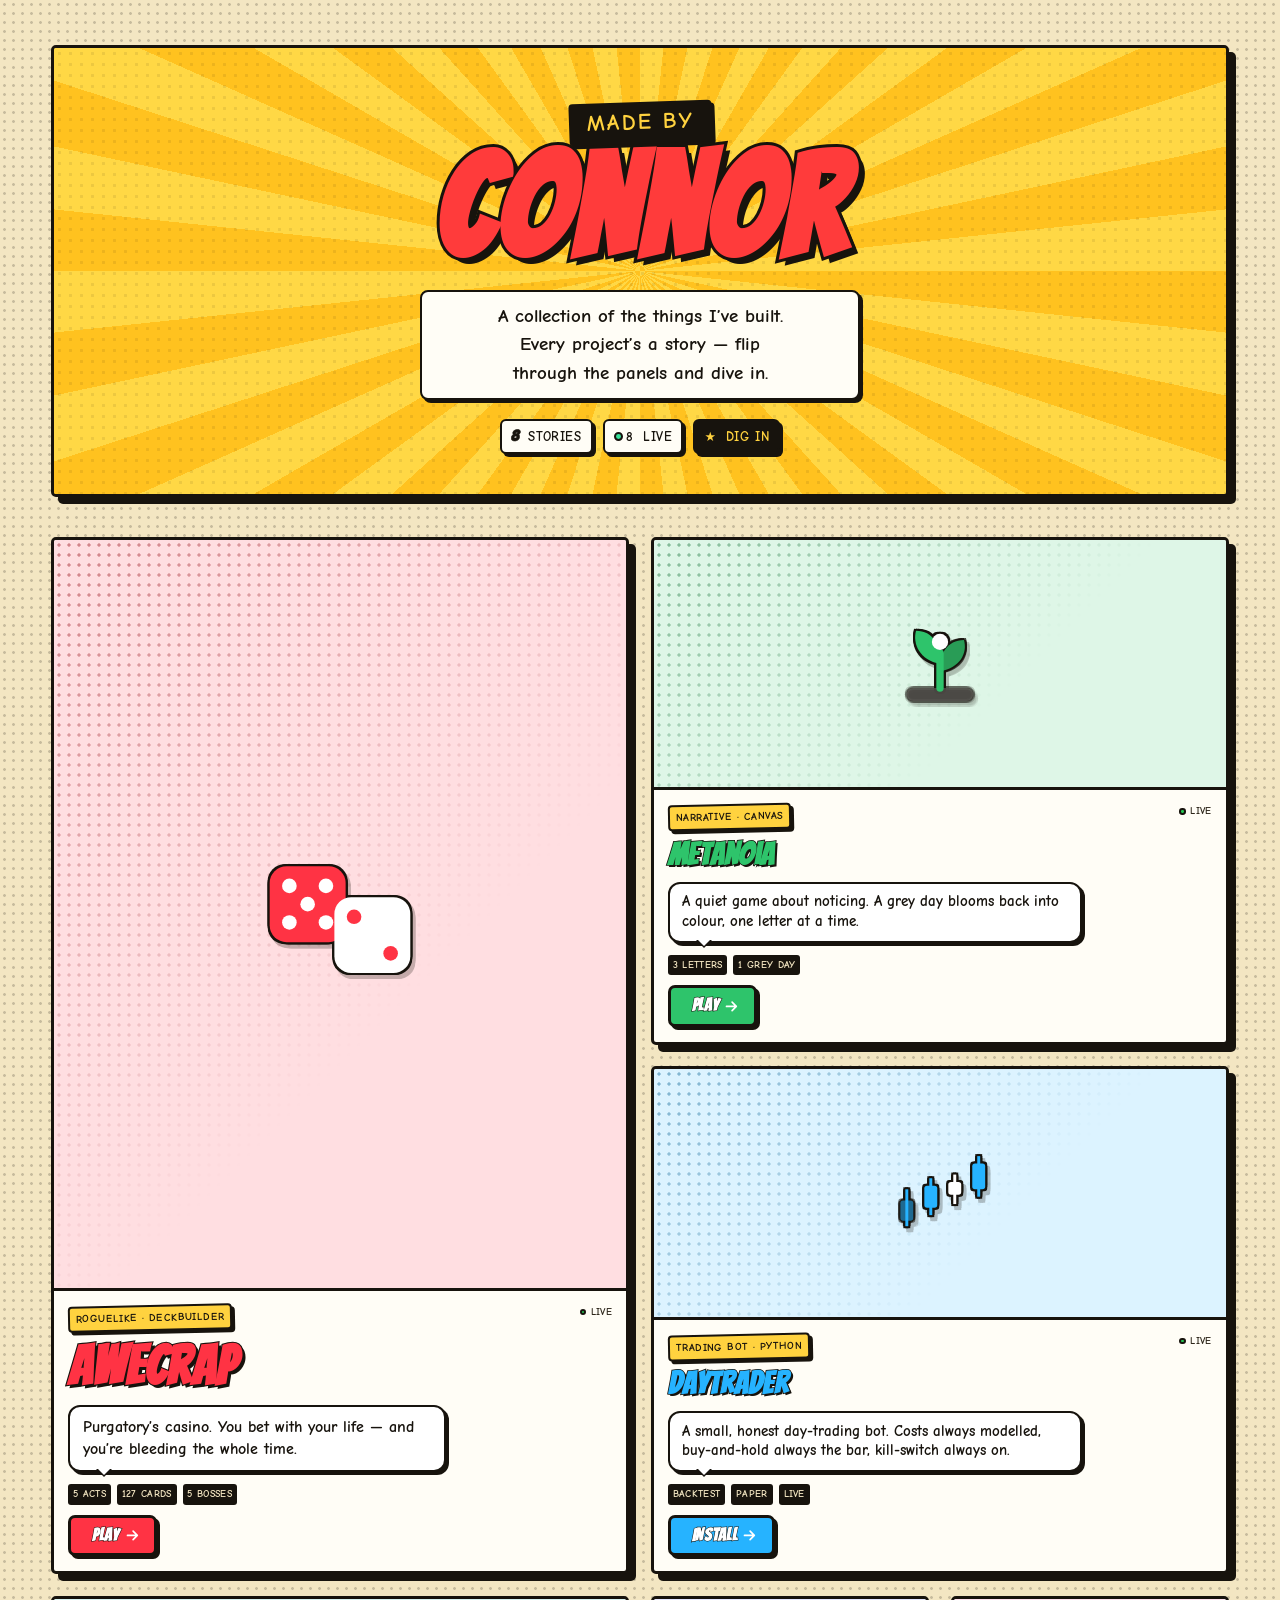
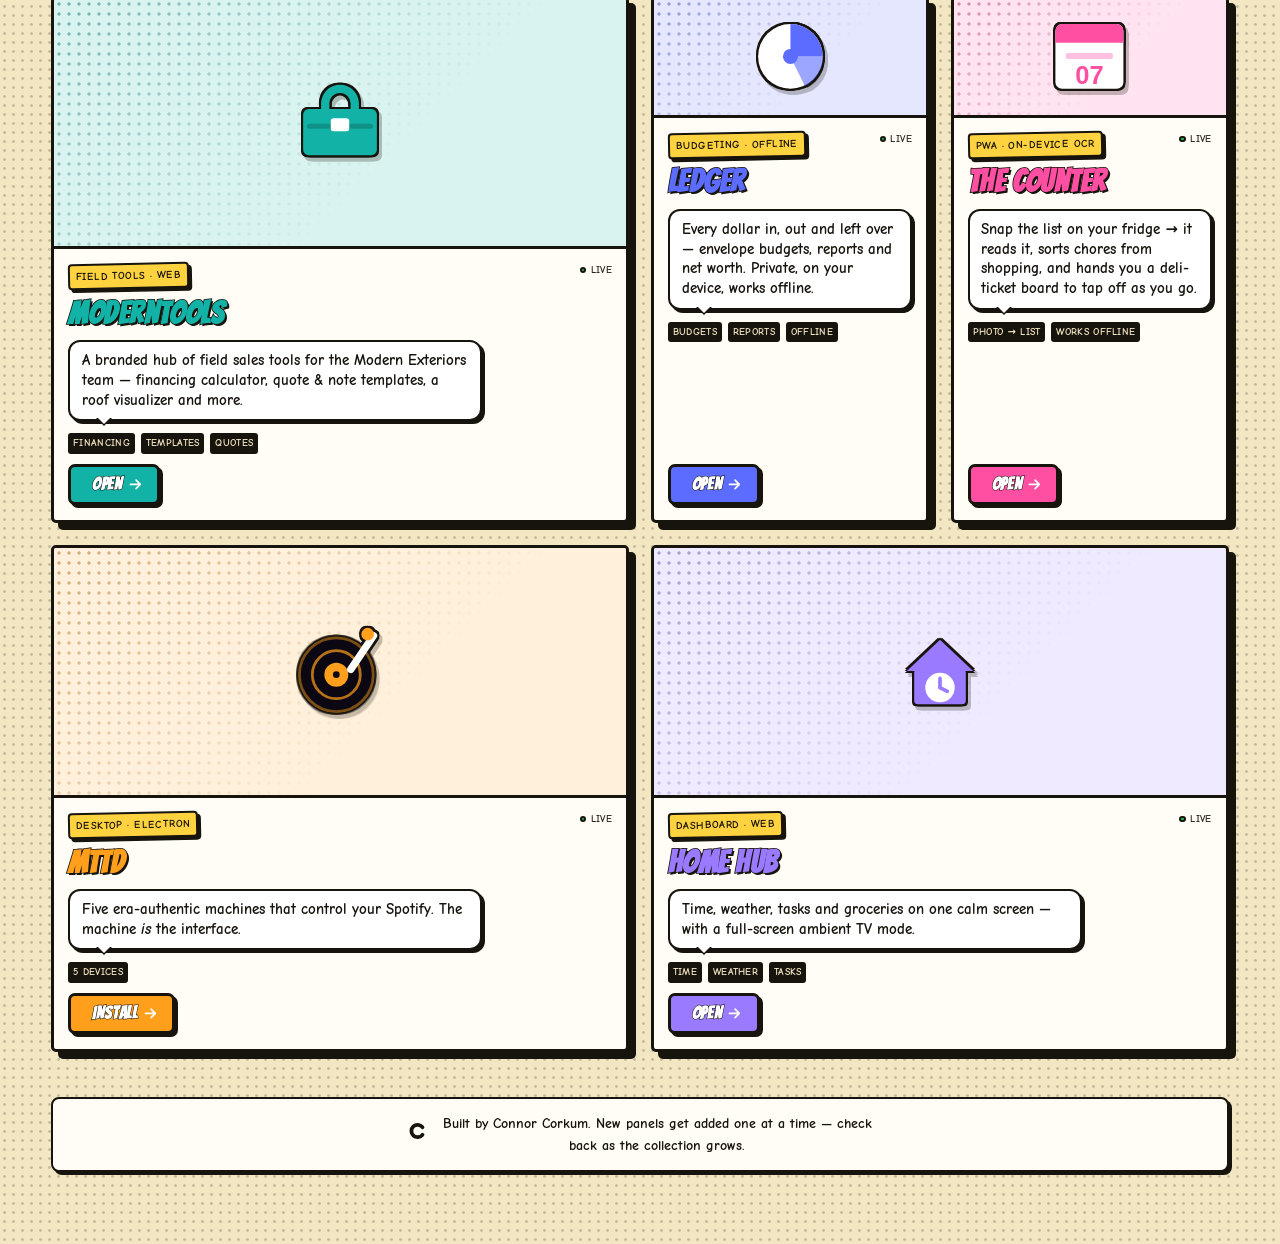
<file: index.html>
<!DOCTYPE html>
<html lang="en">
<head>
  <meta charset="UTF-8" />
  <meta name="viewport" content="width=device-width, initial-scale=1.0" />
  <title>Made by Connor — the collection</title>
  <meta name="description" content="A comic-book collection of the things Connor Corkum has built. Flip through the panels and dive in." />
  <meta name="color-scheme" content="light" />
  <meta name="theme-color" content="#f3e6c2" />

  <link rel="icon" href="favicon.svg" type="image/svg+xml" />

  <!-- Open Graph -->
  <meta property="og:title" content="Made by Connor" />
  <meta property="og:description" content="An arcade of the things I've built. Step up and press play." />
  <meta property="og:type" content="website" />

  <link rel="preconnect" href="https://fonts.googleapis.com" />
  <link rel="preconnect" href="https://fonts.gstatic.com" crossorigin />
  <link href="https://fonts.googleapis.com/css2?family=Bangers&family=Comic+Neue:ital,wght@0,400;0,700;1,700&display=swap" rel="stylesheet" />

  <link rel="stylesheet" href="styles.css" />
</head>
<body>

<!--
  DIRECTION CONTRACT — "MADE BY CONNOR" comic-book collection
  THESIS: The hub is a comic-book page, not a portfolio grid. Each project is a
    hand-inked panel with a caption box, a speech bubble, and a bold action button.
    Refuses the uniform icon+heading+text card wall and the dark-neon default.
  OWN-WORLD: Cream newsprint with Ben-Day halftone dots; thick black ink outlines;
    hard black offset shadows (authentic pop-art); pop primaries + six panel accents;
    Bangers display lettering, Comic Neue dialogue; caption boxes, speech bubbles, and
    a jagged "burst" behind the title. Emblems re-inked with black outlines.
  STORY: Reader lands on the "MADE BY CONNOR" splash panel -> reads it's a collection of
    built things -> scans the panels (each proving what it is) -> hits the action button.
  FIRST VIEWPORT: Splash panel up top (huge Bangers title in a burst + caption stats);
    the AweCrap flagship panel leads an asymmetric comic grid immediately below.
  FORM: Comic-book page / panel grid. (User-pinned world: "Comic book art style".)
  FINISH: unreviewed and undocumented is unfinished; this build ends with the finish review, the verdict, and DESIGN.md
-->

<!-- ============================ AMBIENT LAYERS ============================ -->
<div class="hall" aria-hidden="true">
  <div class="hall__glow hall__glow--a"></div>
  <div class="hall__glow hall__glow--b"></div>
  <div class="hall__floor"></div>
  <div class="hall__scan"></div>
  <div class="hall__vignette"></div>
</div>

<main class="wrap">

  <!-- ============================ MARQUEE ============================ -->
  <header class="marquee">
    <div class="marquee__sign">
      <span class="marquee__pre">MADE&nbsp;BY</span>
      <h1 class="marquee__name">CONNOR</h1>
    </div>
    <p class="marquee__sub">A collection of the things I&rsquo;ve built. Every project&rsquo;s a story &mdash; flip through the panels and dive&nbsp;in.</p>
    <div class="marquee__meta" role="list">
      <span class="chip" role="listitem"><b>8</b>&nbsp;stories</span>
      <span class="chip chip--live" role="listitem"><i class="led"></i><span data-online-count>0</span>&nbsp;live</span>
      <span class="chip chip--coin" role="listitem"><span class="coin">★</span>&nbsp;dig&nbsp;in</span>
    </div>
  </header>

  <!-- ============================ CABINET WALL ============================

    HOW TO PLUG IN A PROJECT (do this per project as you add each folder to the repo):
      1. Copy the project's site into a subfolder here, e.g.  ./metanoia/  (must contain an index.html)
      2. On its cabinet below, set   data-live="true"
      3. Set the cabinet's  href  to that folder, e.g.  href="metanoia/"
      That's it — the LED turns green and the button becomes PLAY.

    To add a NEW cabinet, copy any <a class="cab"> block, then:
      - set data-accent to one of: metanoia | awecrap | mttd | counter | daytrader | homehub | ledger
        (or add a new  .cab[data-accent="x"]{ --a: #hex; }  rule in styles.css)
      - swap the <svg class="emblem"> art, the tag, title, tagline, stats and status label.
  ============================================================================= -->
  <section class="wall" aria-label="Projects">

    <!-- ---- AWECRAP · flagship (2x2) ---- -->
    <a class="cab cab--hero" data-accent="awecrap" data-kind="play" data-live="true" href="awecrap/" aria-label="AweCrap — a roguelike deckbuilder crossed with casino craps">
      <div class="cab__screen">
        <svg class="emblem" viewBox="0 0 64 64" aria-hidden="true">
          <rect x="7" y="15" width="27" height="27" rx="6" fill="var(--a)"/>
          <rect x="30" y="26" width="27" height="27" rx="6" fill="#fff"/>
          <g fill="#fff"><circle cx="14" cy="22" r="2.6"/><circle cx="27" cy="22" r="2.6"/><circle cx="20.5" cy="28.5" r="2.6"/><circle cx="14" cy="35" r="2.6"/><circle cx="27" cy="35" r="2.6"/></g>
          <g fill="var(--a)"><circle cx="37" cy="33" r="2.6"/><circle cx="50" cy="46" r="2.6"/></g>
        </svg>
        <span class="cab__glare"></span>
      </div>
      <div class="cab__plate">
        <div class="cab__head">
          <span class="cab__tag">Roguelike&nbsp;· Deckbuilder</span>
          <span class="cab__status"><i class="led"></i><span class="cab__statustxt">Soon</span></span>
        </div>
        <h2 class="cab__title">AweCrap</h2>
        <p class="cab__tagline">Purgatory&rsquo;s casino. You bet with your life &mdash; and you&rsquo;re bleeding the whole time.</p>
        <ul class="cab__stats"><li>5 acts</li><li>127 cards</li><li>5 bosses</li></ul>
        <span class="cab__cta"><span class="cab__ctatxt">Coming&nbsp;soon</span><svg class="cab__arrow" viewBox="0 0 24 24" aria-hidden="true"><path d="M5 12h13M13 6l6 6-6 6" fill="none" stroke="currentColor" stroke-width="2.4" stroke-linecap="round" stroke-linejoin="round"/></svg></span>
      </div>
    </a>

    <!-- ---- METANOIA · wide (2x1) ---- -->
    <a class="cab cab--wide" data-accent="metanoia" data-kind="play" data-live="true" href="metanoia/" aria-label="Metanoia — a quiet narrative game about noticing">
      <div class="cab__screen">
        <svg class="emblem" viewBox="0 0 64 64" aria-hidden="true">
          <rect x="14" y="45" width="36" height="7" rx="3.5" fill="#fff" opacity=".22"/>
          <rect x="30" y="24" width="4" height="23" rx="2" fill="var(--a)"/>
          <path d="M32 32C21 30 17 21 19 14c9 0 14 8 13 18Z" fill="var(--a)"/>
          <path d="M32 36c11-2 15-10 13-17-9 0-14 8-13 17Z" fill="var(--a)" opacity=".78"/>
          <circle cx="32" cy="20" r="4.4" fill="#fff"/>
        </svg>
        <span class="cab__glare"></span>
      </div>
      <div class="cab__plate">
        <div class="cab__head">
          <span class="cab__tag">Narrative&nbsp;· Canvas</span>
          <span class="cab__status"><i class="led"></i><span class="cab__statustxt">Soon</span></span>
        </div>
        <h2 class="cab__title">Metanoia</h2>
        <p class="cab__tagline">A quiet game about noticing. A grey day blooms back into colour, one letter at a time.</p>
        <ul class="cab__stats"><li>3 letters</li><li>1 grey day</li></ul>
        <span class="cab__cta"><span class="cab__ctatxt">Coming&nbsp;soon</span><svg class="cab__arrow" viewBox="0 0 24 24" aria-hidden="true"><path d="M5 12h13M13 6l6 6-6 6" fill="none" stroke="currentColor" stroke-width="2.4" stroke-linecap="round" stroke-linejoin="round"/></svg></span>
      </div>
    </a>

    <!-- ---- MTTD · square (1x1) ---- -->
    <a class="cab" data-accent="mttd" data-kind="install" data-live="true" href="mttd/" aria-label="MTTD — a desktop music player where the machine is the interface">
      <div class="cab__screen">
        <svg class="emblem" viewBox="0 0 64 64" aria-hidden="true">
          <circle cx="30" cy="34" r="20" fill="#0c0813"/>
          <circle cx="30" cy="34" r="20" fill="none" stroke="var(--a)" stroke-width="1.5" opacity=".45"/>
          <circle cx="30" cy="34" r="13" fill="none" stroke="var(--a)" stroke-width="1.5" opacity=".7"/>
          <circle cx="30" cy="34" r="6.5" fill="var(--a)"/>
          <circle cx="30" cy="34" r="1.8" fill="#0c0813"/>
          <rect x="42" y="9" width="4" height="26" rx="2" transform="rotate(34 44 22)" fill="#fff"/>
          <circle cx="47" cy="12" r="3.4" fill="var(--a)"/>
        </svg>
        <span class="cab__glare"></span>
      </div>
      <div class="cab__plate">
        <div class="cab__head">
          <span class="cab__tag">Desktop&nbsp;· Electron</span>
          <span class="cab__status"><i class="led"></i><span class="cab__statustxt">Soon</span></span>
        </div>
        <h2 class="cab__title">MTTD</h2>
        <p class="cab__tagline">Five era-authentic machines that control your Spotify. The machine <em>is</em> the interface.</p>
        <ul class="cab__stats"><li>5 devices</li></ul>
        <span class="cab__cta"><span class="cab__ctatxt">Coming&nbsp;soon</span><svg class="cab__arrow" viewBox="0 0 24 24" aria-hidden="true"><path d="M5 12h13M13 6l6 6-6 6" fill="none" stroke="currentColor" stroke-width="2.4" stroke-linecap="round" stroke-linejoin="round"/></svg></span>
      </div>
    </a>

    <!-- ---- THE COUNTER · square (1x1) ---- -->
    <a class="cab" data-accent="counter" data-kind="open" data-live="true" href="the-counter/" aria-label="The Counter — snap your fridge list and shop it offline">
      <div class="cab__screen">
        <svg class="emblem" viewBox="0 0 64 64" aria-hidden="true">
          <rect x="12" y="13" width="40" height="38" rx="4" fill="#fff"/>
          <path d="M12 17a4 4 0 0 1 4-4h32a4 4 0 0 1 4 4v7H12Z" fill="var(--a)"/>
          <rect x="18" y="30" width="28" height="3.5" rx="1.75" fill="var(--a)" opacity=".35"/>
          <text x="32" y="48" text-anchor="middle" font-family="Bungee, sans-serif" font-size="15" fill="var(--a)">07</text>
        </svg>
        <span class="cab__glare"></span>
      </div>
      <div class="cab__plate">
        <div class="cab__head">
          <span class="cab__tag">PWA&nbsp;· On-device&nbsp;OCR</span>
          <span class="cab__status"><i class="led"></i><span class="cab__statustxt">Soon</span></span>
        </div>
        <h2 class="cab__title">The Counter</h2>
        <p class="cab__tagline">Snap the list on your fridge &rarr; it reads it, sorts chores from shopping, and hands you a deli-ticket board to tap off as you go.</p>
        <ul class="cab__stats"><li>Photo &rarr; list</li><li>Works offline</li></ul>
        <span class="cab__cta"><span class="cab__ctatxt">Coming&nbsp;soon</span><svg class="cab__arrow" viewBox="0 0 24 24" aria-hidden="true"><path d="M5 12h13M13 6l6 6-6 6" fill="none" stroke="currentColor" stroke-width="2.4" stroke-linecap="round" stroke-linejoin="round"/></svg></span>
      </div>
    </a>

    <!-- ---- LEDGER · square (1x1) ---- -->
    <a class="cab" data-accent="ledger" data-kind="open" data-live="true" href="ledger/" aria-label="Ledger — private, offline budgeting with accounts, envelope budgets and reports">
      <div class="cab__screen">
        <svg class="emblem" viewBox="0 0 64 64" aria-hidden="true">
          <circle cx="32" cy="32" r="19" fill="#fff"/>
          <path d="M32 32 L32 13 A19 19 0 0 1 51 32 Z" fill="var(--a)"/>
          <path d="M32 32 L51 32 A19 19 0 0 1 40.5 49.4 Z" fill="var(--a)" opacity=".6"/>
          <circle cx="32" cy="32" r="4.4" fill="var(--a)"/>
        </svg>
        <span class="cab__glare"></span>
      </div>
      <div class="cab__plate">
        <div class="cab__head">
          <span class="cab__tag">Budgeting&nbsp;· Offline</span>
          <span class="cab__status"><i class="led"></i><span class="cab__statustxt">Soon</span></span>
        </div>
        <h2 class="cab__title">Ledger</h2>
        <p class="cab__tagline">Every dollar in, out and left over &mdash; envelope budgets, reports and net worth. Private, on your device, works offline.</p>
        <ul class="cab__stats"><li>Budgets</li><li>Reports</li><li>Offline</li></ul>
        <span class="cab__cta"><span class="cab__ctatxt">Coming&nbsp;soon</span><svg class="cab__arrow" viewBox="0 0 24 24" aria-hidden="true"><path d="M5 12h13M13 6l6 6-6 6" fill="none" stroke="currentColor" stroke-width="2.4" stroke-linecap="round" stroke-linejoin="round"/></svg></span>
      </div>
    </a>

    <!-- ---- MODERNTOOLS · wide (2x1) ---- -->
    <a class="cab cab--wide" data-accent="moderntools" data-kind="open" data-live="true" href="moderntools/" aria-label="ModernTools — a branded hub of field sales tools for the Modern Exteriors team">
      <div class="cab__screen">
        <svg class="emblem" viewBox="0 0 64 64" aria-hidden="true">
          <path d="M24 25v-3a8 8 0 0 1 16 0v3" fill="none" stroke="var(--a)" stroke-width="4.5" stroke-linecap="round"/>
          <rect x="12" y="25" width="40" height="25" rx="3" fill="var(--a)"/>
          <rect x="14" y="33" width="36" height="2.6" rx="1.3" fill="#0b0b0b" opacity=".2"/>
          <rect x="27" y="30" width="10" height="7" rx="1.5" fill="#fff"/>
        </svg>
        <span class="cab__glare"></span>
      </div>
      <div class="cab__plate">
        <div class="cab__head">
          <span class="cab__tag">Field&nbsp;tools&nbsp;· Web</span>
          <span class="cab__status"><i class="led"></i><span class="cab__statustxt">Soon</span></span>
        </div>
        <h2 class="cab__title">ModernTools</h2>
        <p class="cab__tagline">A branded hub of field sales tools for the Modern Exteriors team &mdash; financing calculator, quote &amp; note templates, a roof visualizer and more.</p>
        <ul class="cab__stats"><li>Financing</li><li>Templates</li><li>Quotes</li></ul>
        <span class="cab__cta"><span class="cab__ctatxt">Coming&nbsp;soon</span><svg class="cab__arrow" viewBox="0 0 24 24" aria-hidden="true"><path d="M5 12h13M13 6l6 6-6 6" fill="none" stroke="currentColor" stroke-width="2.4" stroke-linecap="round" stroke-linejoin="round"/></svg></span>
      </div>
    </a>

    <!-- ---- DAYTRADER · wide (2x1) ---- -->
    <a class="cab cab--wide" data-accent="daytrader" data-kind="install" data-live="true" href="daytrader/" aria-label="DayTrader — a small, honest day-trading bot">
      <div class="cab__screen">
        <svg class="emblem" viewBox="0 0 64 64" aria-hidden="true">
          <line x1="14" y1="30" x2="14" y2="50" stroke="var(--a)" stroke-width="1.6"/>
          <rect x="10.5" y="36" width="7" height="11" rx="1.5" fill="var(--a)" opacity=".55"/>
          <line x1="27" y1="24" x2="27" y2="44" stroke="var(--a)" stroke-width="1.6"/>
          <rect x="23.5" y="28" width="7" height="12" rx="1.5" fill="var(--a)"/>
          <line x1="40" y1="22" x2="40" y2="38" stroke="#fff" stroke-width="1.6"/>
          <rect x="36.5" y="26" width="7" height="7" rx="1.5" fill="#fff"/>
          <line x1="53" y1="12" x2="53" y2="34" stroke="var(--a)" stroke-width="1.6"/>
          <rect x="49.5" y="16" width="7" height="14" rx="1.5" fill="var(--a)"/>
        </svg>
        <span class="cab__glare"></span>
      </div>
      <div class="cab__plate">
        <div class="cab__head">
          <span class="cab__tag">Trading&nbsp;bot&nbsp;· Python</span>
          <span class="cab__status"><i class="led"></i><span class="cab__statustxt">Soon</span></span>
        </div>
        <h2 class="cab__title">DayTrader</h2>
        <p class="cab__tagline">A small, honest day-trading bot. Costs always modelled, buy-and-hold always the bar, kill-switch always on.</p>
        <ul class="cab__stats"><li>Backtest</li><li>Paper</li><li>Live</li></ul>
        <span class="cab__cta"><span class="cab__ctatxt">Coming&nbsp;soon</span><svg class="cab__arrow" viewBox="0 0 24 24" aria-hidden="true"><path d="M5 12h13M13 6l6 6-6 6" fill="none" stroke="currentColor" stroke-width="2.4" stroke-linecap="round" stroke-linejoin="round"/></svg></span>
      </div>
    </a>

    <!-- ---- HOME HUB · square (1x1) ---- -->
    <a class="cab" data-accent="homehub" data-kind="open" data-live="true" href="home-hub/" aria-label="Corkum Home Hub — your whole day at a glance">
      <div class="cab__screen">
        <svg class="emblem" viewBox="0 0 64 64" aria-hidden="true">
          <path d="M14 32 32 15l18 17Z" fill="var(--a)"/>
          <rect x="18" y="31" width="28" height="19" rx="2" fill="var(--a)"/>
          <circle cx="32" cy="41" r="8" fill="#fff"/>
          <line x1="32" y1="41" x2="32" y2="36" stroke="var(--a)" stroke-width="2" stroke-linecap="round"/>
          <line x1="32" y1="41" x2="36" y2="43" stroke="var(--a)" stroke-width="2" stroke-linecap="round"/>
        </svg>
        <span class="cab__glare"></span>
      </div>
      <div class="cab__plate">
        <div class="cab__head">
          <span class="cab__tag">Dashboard&nbsp;· Web</span>
          <span class="cab__status"><i class="led"></i><span class="cab__statustxt">Soon</span></span>
        </div>
        <h2 class="cab__title">Home Hub</h2>
        <p class="cab__tagline">Time, weather, tasks and groceries on one calm screen &mdash; with a full-screen ambient TV mode.</p>
        <ul class="cab__stats"><li>Time</li><li>Weather</li><li>Tasks</li></ul>
        <span class="cab__cta"><span class="cab__ctatxt">Coming&nbsp;soon</span><svg class="cab__arrow" viewBox="0 0 24 24" aria-hidden="true"><path d="M5 12h13M13 6l6 6-6 6" fill="none" stroke="currentColor" stroke-width="2.4" stroke-linecap="round" stroke-linejoin="round"/></svg></span>
      </div>
    </a>

  </section>

  <!-- ============================ FOOTER ============================ -->
  <footer class="foot">
    <span class="foot__mark" aria-hidden="true">
      <svg viewBox="0 0 64 64" width="22" height="22"><path d="M45 21a18 18 0 1 0 0 22" fill="none" stroke="currentColor" stroke-width="9" stroke-linecap="round"/></svg>
    </span>
    <p class="foot__txt">Built by Connor Corkum. New panels get added one at a time &mdash; check back as the collection grows.</p>
  </footer>

</main>

<!-- toast host -->
<div class="toast" role="status" aria-live="polite"></div>

<script src="main.js"></script>
</body>
</html>
</file>
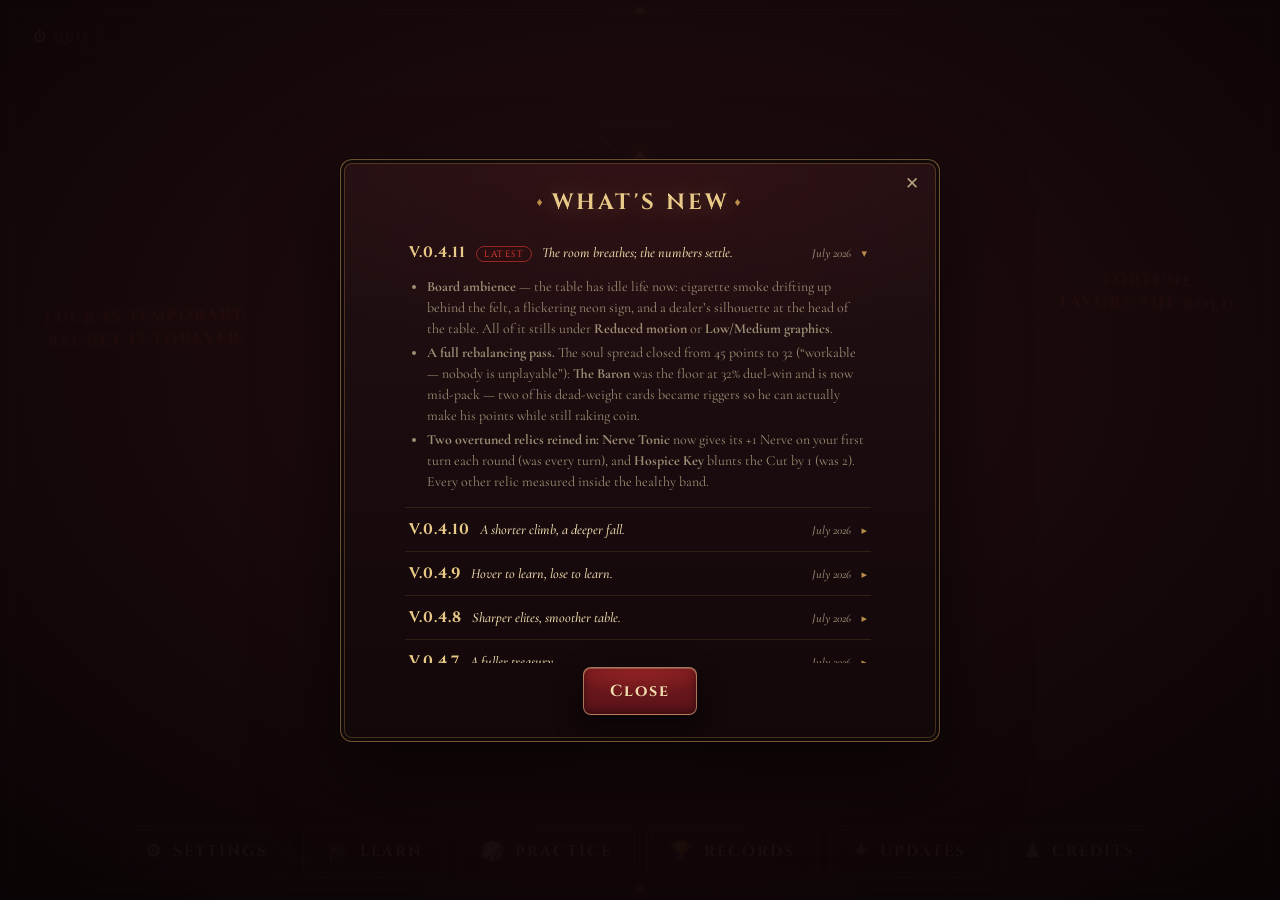
<file: awecrap/index.html>
<!DOCTYPE html>
<html lang="en">
<head>
  <meta charset="UTF-8" />
  <meta name="viewport" content="width=device-width, initial-scale=1.0" />
  <title>AweCrap</title>
  <link rel="stylesheet" href="css/styles.css?v=gfx47" />
  <link rel="stylesheet" href="css/tutorial.css?v=gfx47" />
  <link rel="stylesheet" href="css/freeplay.css?v=gfx47" />
  <link rel="stylesheet" href="css/ui-refresh.css?v=gfx47" />
</head>
<body>
  <div id="vignette"></div>
  <div class="motes" id="motes"><i></i><i></i><i></i></div>

  <!-- ===== Main menu ===== -->
  <div id="start-screen" class="overlay menu-scene">
    <div class="scene-frame"></div>
    <button class="menu-quit" id="quit-btn" title="Quit game"><span class="q-ico">⏻</span> QUIT</button>
    <div class="wall-sign left"><span>LUCK IS TEMPORARY.</span><span>REGRET IS FOREVER.</span></div>
    <div class="wall-sign right"><span>FORTUNE</span><span>FAVORS THE BOLD</span></div>

    <aside class="menu-side">
      <button class="side-btn" data-modal="modal-settings"><span class="side-ico">⚙</span> SETTINGS</button>
      <button class="side-btn" id="learn-btn" data-modal="modal-learn"><span class="side-ico">🎓</span> LEARN</button>
      <button class="side-btn" id="freeplay-btn"><span class="side-ico">🎲</span> PRACTICE</button>
      <button class="side-btn" id="records-btn" data-modal="modal-records"><span class="side-ico">🏆</span> RECORDS</button>
      <button class="side-btn" id="updates-btn"><span class="side-ico">✦</span> UPDATES</button>
      <button class="side-btn" data-modal="modal-credits"><span class="side-ico">♟</span> CREDITS</button>
    </aside>

    <div class="menu-center">
      <div class="crest">
        <span class="crest-rays"></span>
        <span class="crest-spade">♠</span>
      </div>
      <div class="logo-wrap">
        <h1 class="logo">AweCrap</h1>
        <span class="version-tag">V.0.1.0</span>
      </div>
      <div class="logo-banner"><i>♦</i> A CASINO FROM PURGATORY <i>♦</i></div>

      <div class="floor-medallion"><span>♠</span></div>

      <button id="begin-btn" class="btn-play">P L A Y</button>
      <button id="continue-btn" class="continue-btn hidden">↺ CONTINUE RUN</button>

      <button class="soul-frame" id="soul-btn" data-modal="modal-character" title="Choose your soul">
        <span class="soul-lbl">SOUL</span><b class="soul-name" id="soul-name">The Gambler</b><span class="soul-arrow">▾</span>
      </button>

      <button class="soul-frame mod-frame" id="mods-btn" data-modal="modal-modifiers" title="Run modifiers">
        <span class="soul-lbl">MODIFIERS</span><b class="soul-name" id="mods-count">None</b><span class="soul-arrow">▾</span>
      </button>

      <label class="seed-frame">
        <span class="seed-label">CUSTOM SEED</span>
        <input id="seed-input" type="text" inputmode="text" placeholder="Enter seed…" autocomplete="off" />
        <span class="seed-die">⚄</span>
      </label>

      <div class="menu-foot">IN PURGATORY, EVEN FORTUNE TAKES A FEE.</div>
    </div>
  </div>

  <!-- ===== Menu modals ===== -->
  <div class="overlay menu-modal hidden" id="modal-settings">
    <div class="modal-card ornate">
      <h3 class="ornate-title">Settings</h3>
      <div class="setting-row">
        <label for="difficulty-slider">Difficulty</label>
        <input type="range" id="difficulty-slider" min="0" max="4" step="1" value="2" />
        <div class="setting-value"><b id="diff-name"></b><span id="diff-desc"></span></div>
      </div>
      <div class="setting-row">
        <label for="pace-slider">Pacing</label>
        <input type="range" id="pace-slider" min="40" max="170" step="10" value="100" />
        <div class="setting-value"><b id="pace-name"></b><span>how long the table lingers on each beat</span></div>
      </div>
      <div class="setting-row">
        <label for="music-slider">Music volume</label>
        <input type="range" id="music-slider" min="0" max="100" step="5" value="70" />
        <div class="setting-value"><b id="music-name"></b><span>loops through menus and every fight</span></div>
      </div>
      <div class="setting-row">
        <label for="gfx-slider">Graphics quality</label>
        <input type="range" id="gfx-slider" min="0" max="3" step="1" value="2" />
        <div class="setting-value"><b id="gfx-name"></b><span id="gfx-desc"></span></div>
      </div>
      <p class="setting-note">Lower graphics for smoother play on weaker machines. Settings save automatically.</p>
      <div class="setting-row toggle">
        <label for="cb-toggle">Colorblind mode</label>
        <input type="checkbox" id="cb-toggle" />
      </div>
      <p class="setting-note">Adds shapes and always-on labels to the chips and damage numbers, so nothing rides on colour alone.</p>
      <div class="setting-row toggle">
        <label for="checkpoint-toggle">Checkpoints</label>
        <input type="checkbox" id="checkpoint-toggle" />
      </div>
      <p class="setting-note">A gentler run: if you fall, the house drags you back to the top of your current act instead of ending the run — but that floor’s spoils are forfeit. Off is the true, one-life gauntlet.</p>
      <div class="setting-row toggle">
        <label for="reduce-motion-toggle">Reduced motion</label>
        <input type="checkbox" id="reduce-motion-toggle" />
      </div>
      <p class="setting-note">Stills the flicker, pulse and dice-tumble animations for motion-sensitive players — separate from the graphics setting, and works at any graphics quality.</p>
      <div class="setting-row">
        <label for="textscale-slider">Text size</label>
        <input type="range" id="textscale-slider" min="0" max="2" step="1" value="0" />
        <div class="setting-value"><b id="textscale-name">Normal</b><span>enlarges the log, cards, tooltips and menus</span></div>
      </div>
      <div class="setting-row toggle">
        <label for="contrast-toggle">High contrast</label>
        <input type="checkbox" id="contrast-toggle" />
      </div>
      <p class="setting-note">Brighter text, stronger borders and darker panels for easier reading — sits on top of any graphics quality.</p>
      <div class="setting-row danger-row">
        <label>Personal data</label>
        <div class="danger-line">
          <button class="wipe-btn" id="wipe-data-btn">Wipe all data</button>
          <span class="setting-note">Erase every save, unlock, record, and setting — a clean first-time start.</span>
        </div>
        <div class="wipe-confirm hidden" id="wipe-confirm">
          <span class="wipe-warn">This erases <b>everything</b> — saved runs, settings, your Ascension climb, the Bestiary, and unlocked souls. It <b>cannot be undone</b>.</span>
          <div class="wipe-confirm-btns">
            <button class="wipe-yes" id="wipe-yes">Wipe &amp; restart</button>
            <button class="wipe-no" id="wipe-no">Cancel</button>
          </div>
        </div>
      </div>
      <button class="btn btn-primary modal-close">Done</button>
    </div>
  </div>

  <div class="overlay menu-modal hidden" id="modal-credits">
    <div class="modal-card ornate">
      <h3 class="ornate-title">Credits</h3>
      <div class="credits-list" id="credits-list"></div>
      <button class="btn btn-primary modal-close">Done</button>
    </div>
  </div>

  <div class="overlay menu-modal hidden" id="modal-learn">
    <div class="modal-card ornate">
      <h3 class="ornate-title">Learn AweCrap</h3>
      <p class="setting-note">New here? Read the rules, or learn by playing — whichever suits you.</p>
      <div class="learn-choices">
        <button class="learn-choice" id="learn-read">
          <span class="learn-ico">🎓</span>
          <b>Read the Rules</b>
          <span>The illustrated guide — real craps, the AweCrap twists, every bet, the enemies &amp; bosses, plus a searchable reference.</span>
        </button>
        <button class="learn-choice" id="learn-play">
          <span class="learn-ico">▶</span>
          <b>Guided Practice</b>
          <span>Learn by doing — a slow, hand-held bout that walks you through each mechanic against a harmless dummy.</span>
        </button>
      </div>
      <button class="btn btn-primary modal-close">Back</button>
    </div>
  </div>

  <div class="overlay menu-modal hidden" id="modal-character">
    <div class="modal-card ornate">
      <h3 class="ornate-title">Choose Your Soul</h3>
      <p class="setting-note">Each soul starts with a different deck, a signature relic, and a preferred line — but you can still play any way you like.</p>
      <div class="char-choices" id="char-choices"></div>
      <button class="btn btn-primary modal-close">Back</button>
    </div>
  </div>

  <div class="overlay menu-modal hidden" id="modal-modifiers">
    <div class="modal-card ornate">
      <h3 class="ornate-title">Run Modifiers</h3>
      <p class="setting-note">Optional challenges for your next run — each one bumps your score. Stack as many as you dare. They apply the moment you press PLAY.</p>
      <div class="mod-choices" id="mod-choices"></div>
      <div class="mod-score" id="mod-score"></div>
      <button class="btn btn-primary modal-close">Done</button>
    </div>
  </div>

  <div class="overlay menu-modal hidden" id="modal-records">
    <div class="modal-card ornate records-card">
      <h3 class="ornate-title">Records</h3>
      <div class="rec-tabs">
        <button class="rec-tab on" data-rec="ach">Achievements</button>
        <button class="rec-tab" data-rec="unlocks">Unlocks</button>
        <button class="rec-tab" data-rec="codex">Codex</button>
        <button class="rec-tab" data-rec="history">History</button>
      </div>
      <div class="rec-body" id="rec-body"></div>
      <button class="btn btn-primary modal-close">Done</button>
    </div>
  </div>

  <div class="overlay menu-modal hidden" id="modal-updates">
    <div class="modal-card ornate updates-card">
      <button class="modal-x" data-close-updates title="Close">✕</button>
      <h3 class="ornate-title">What's New</h3>
      <div class="updates-body" id="updates-body"></div>
      <button class="btn btn-primary" data-close-updates>Close</button>
    </div>
  </div>

  <!-- ===== Pause menu (from the map) ===== -->
  <div class="overlay menu-modal hidden" id="pause-overlay">
    <div class="modal-card ornate">
      <h3 class="ornate-title">Paused</h3>
      <p class="setting-note">The floor waits. It always waits.</p>
      <div class="pause-btns">
        <button class="btn btn-primary" id="pause-resume">Resume</button>
        <button class="btn" id="pause-save">Save &amp; Quit</button>
        <button class="btn" id="pause-abandon">Abandon Run</button>
      </div>
    </div>
  </div>

  <!-- ===== Save slots (save/load) ===== -->
  <div class="overlay menu-modal hidden" id="saves-overlay">
    <div class="modal-card ornate">
      <button class="modal-x" id="saves-x" title="Close">✕</button>
      <h3 class="ornate-title" id="saves-title">Save Slots</h3>
      <p class="setting-note" id="saves-sub">Choose a slot.</p>
      <div class="save-slots" id="save-slots"></div>
    </div>
  </div>

  <!-- ===== Quit ===== -->
  <div class="overlay hidden" id="quit-overlay">
    <div class="modal-card ornate" style="text-align:center;">
      <div class="crest small"><span class="crest-rays"></span><span class="crest-spade">♠</span></div>
      <h3 class="ornate-title">The House Closes</h3>
      <p class="setting-note">Thanks for playing AweCrap. You may close this window now — the door will still be here.</p>
      <button class="btn btn-primary" id="quit-back">Actually, stay</button>
    </div>
  </div>

  <!-- ===== Run top bar ===== -->
  <header id="topbar" class="hidden">
    <span class="tb-act" id="tb-act">ACT I</span>
    <span class="tb-sep">|</span>
    <span class="tb-item hp"><span class="tb-ico">♥</span> <b id="tb-hp">100</b><span id="tb-maxhp">/100</span></span>
    <span class="tb-item coins"><span class="tb-ico">◎</span> <b id="tb-coins">0</b></span>
    <span class="tb-item deck"><span class="tb-ico">🂠</span> <b id="tb-deck">10</b></span>
    <span class="tb-relics" id="tb-relics"></span>
    <button class="btn btn-mini" id="view-deck-btn">Deck</button>
  </header>

  <!-- ===== Map ===== -->
  <main id="map-screen" class="screen hidden">
    <div class="scene-frame"></div>
    <button class="map-menu-btn" id="map-menu-btn">☰ Menu</button>
    <div class="wall-sign left small"><span>STAKE</span><span>YOUR FATE</span></div>
    <div class="wall-sign right small"><span>DEALER</span><span>DRAWS FIRST</span></div>
    <h2 class="screen-title ornament" id="map-title">The Basement</h2>
    <p class="screen-sub serif-i" id="map-sub"></p>
    <div class="map-wrap"><svg id="map-svg" preserveAspectRatio="xMidYMin meet"></svg></div>
  </main>

  <!-- ===== Duel ===== -->
  <main id="board" class="screen hidden">
    <div id="stage-lamp"></div>
    <!-- Board ambience — idle life behind the felt (off under reduce-motion / gfx-0). -->
    <div class="board-amb" id="board-amb" aria-hidden="true">
      <span class="amb-smoke s1"></span>
      <span class="amb-smoke s2"></span>
      <span class="amb-sign">NO<br/>LIMIT</span>
      <span class="amb-dealer"></span>
    </div>

    <!-- Opponent strip -->
    <section class="opp-strip" id="opp-panel">
      <div class="opp-portrait-wrap hidden" id="opp-portrait-wrap">
        <img class="opp-portrait" id="opp-portrait" alt="" draggable="false" />
      </div>
      <div class="opp-main">
        <div class="opp-info">
          <span class="pname" id="opp-name">Opponent</span>
          <span class="opp-arch serif-i" id="opp-arch"></span>
          <span class="status-badge" id="opp-status"></span>
          <span class="hand-count" id="opp-hand"></span>
        </div>
        <div class="opp-mid">
          <div class="hpbar" id="opp-hpbar"><div class="hp-trail" id="opp-trail"></div><div class="hp-fill" id="opp-fill"></div><span class="hp-text" id="opp-hptext"></span></div>
          <div class="dice small" id="opp-dice"><div class="die"></div><div class="die"></div></div>
        </div>
        <div class="opp-chips" id="opp-chips"></div>
      </div>
    </section>

    <!-- The craps table -->
    <section class="craps-rail">
      <div class="craps-table" id="craps-table">
        <div class="ct-head">
          <div class="risk-pill" id="risk"><span class="risk-label">AT RISK</span><span class="risk-amt" id="risk-amt">0</span></div>
          <div class="table-brand"><i>✦</i> AWECRAP <i>✦</i><small>· PURGATORY CASINO ·</small></div>
          <div class="round-pill" id="round-pill">ROUND 1</div>
        </div>

        <div class="felt-grid">
          <div class="tz-places">
            <div class="zone place" data-bet="place" data-num="4"><span class="boxnum">4</span><span class="paysml">9:5</span><span class="puck" data-puck="4">ON</span><div class="chips-here" data-zone="place-4"></div></div>
            <div class="zone place" data-bet="place" data-num="5"><span class="boxnum">FIVE</span><span class="paysml">7:5</span><span class="puck" data-puck="5">ON</span><div class="chips-here" data-zone="place-5"></div></div>
            <div class="zone place" data-bet="place" data-num="6"><span class="boxnum">SIX</span><span class="paysml">7:6</span><span class="puck" data-puck="6">ON</span><div class="chips-here" data-zone="place-6"></div></div>
            <div class="zone place" data-bet="place" data-num="8"><span class="boxnum">8</span><span class="paysml">7:6</span><span class="puck" data-puck="8">ON</span><div class="chips-here" data-zone="place-8"></div></div>
            <div class="zone place" data-bet="place" data-num="9"><span class="boxnum">NINE</span><span class="paysml">7:5</span><span class="puck" data-puck="9">ON</span><div class="chips-here" data-zone="place-9"></div></div>
            <div class="zone place" data-bet="place" data-num="10"><span class="boxnum">10</span><span class="paysml">9:5</span><span class="puck" data-puck="10">ON</span><div class="chips-here" data-zone="place-10"></div></div>
          </div>

          <div class="tz-come">
            <div class="zone dontcome" data-bet="dontcome"><span class="zlabel sm">DON'T<br/>COME</span><div class="chips-here" data-zone="dontcome"></div></div>
            <div class="zone come" data-bet="come"><span class="zlabel big">C O M E</span><div class="chips-here" data-zone="come"></div></div>
          </div>

          <div class="zone field" data-bet="field">
            <span class="zlabel">FIELD</span>
            <span class="field-nums"><i class="circ">2</i><i>3</i><i>4</i><i>9</i><i>10</i><i>11</i><i class="circ">12</i></span>
            <span class="paysml">2 pays double · 12 pays triple</span>
            <div class="chips-here" data-zone="field"></div>
          </div>

          <div class="tz-props">
            <div class="props-title">— CENTER BETS —</div>
            <div class="props-grid">
              <div class="zone prop" data-bet="hard" data-num="4"><span class="zlabel sm">HARD 4</span><small>7:1</small><div class="chips-here" data-zone="hard-4"></div></div>
              <div class="zone prop" data-bet="hard" data-num="6"><span class="zlabel sm">HARD 6</span><small>9:1</small><div class="chips-here" data-zone="hard-6"></div></div>
              <div class="zone prop" data-bet="hard" data-num="8"><span class="zlabel sm">HARD 8</span><small>9:1</small><div class="chips-here" data-zone="hard-8"></div></div>
              <div class="zone prop" data-bet="hard" data-num="10"><span class="zlabel sm">HARD 10</span><small>7:1</small><div class="chips-here" data-zone="hard-10"></div></div>
              <div class="zone prop" data-bet="any7"><span class="zlabel sm">ANY SEVEN</span><small>4:1</small><div class="chips-here" data-zone="any7"></div></div>
              <div class="zone prop" data-bet="eleven"><span class="zlabel sm">YO (11)</span><small>15:1</small><div class="chips-here" data-zone="eleven"></div></div>
              <div class="zone prop" data-bet="aces"><span class="zlabel sm">ACES (2)</span><small>30:1</small><div class="chips-here" data-zone="aces"></div></div>
              <div class="zone prop" data-bet="boxcars"><span class="zlabel sm">BOXCARS</span><small>30:1</small><div class="chips-here" data-zone="boxcars"></div></div>
            </div>
          </div>

          <div class="tz-stage">
            <div class="stage-who" id="stage-who"></div>
            <div class="dice" id="you-dice"><div class="die"></div><div class="die"></div></div>
            <div class="turn-banner" id="turn-banner"></div>
          </div>

          <div class="zone dontpass" data-bet="dontpass"><span class="zlabel">DON'T PASS BAR</span><span class="bar12">⚅⚅</span><div class="chips-here" data-zone="dontpass"></div></div>
          <div class="zone odds" data-bet="odds"><span class="zlabel sm">ODDS</span><span class="paysml">true odds · pullable</span><div class="chips-here" data-zone="odds"></div></div>
          <div class="zone passline" data-bet="passline"><span class="zlabel">P A S S&nbsp;&nbsp;L I N E</span><div class="chips-here" data-zone="passline"></div></div>
        </div>
      </div>
    </section>

    <!-- Player strip -->
    <section class="you-strip" id="you-panel">
      <div class="you-info">
        <span class="pname">You</span>
        <span class="status-badge" id="you-status"></span>
        <span class="nerve">NERVE <b id="nerve-pips"></b></span>
        <div class="style-toggle" id="style-toggle"><button class="styb" data-style="pass" id="style-pass">Pass</button><button class="styb" data-style="dont" id="style-dont">Don't</button></div>
        <span class="threat-meters" id="threat-meters">
          <span class="threat anger" id="threat-anger"><span class="threat-lbl kw" data-kw="anger">ANGER</span><span class="threat-bar"><i class="threat-fill"></i></span><b class="threat-val">−0</b></span>
          <span class="threat bleed" id="threat-bleed"><span class="threat-lbl kw" data-kw="bleed">BLEED</span><span class="threat-bar"><i class="threat-fill"></i></span><b class="threat-val">−0</b></span>
        </span>
        <span class="duel-coins" id="duel-coins"></span>
        <span class="bet-hint serif-i" id="bet-hint">Click the felt to bet · 5 HP a tap</span>
      </div>
      <div class="hpbar big" id="you-hpbar"><div class="hp-trail" id="you-trail"></div><div class="hp-fill" id="you-fill"></div><span class="hp-text" id="you-hptext"></span></div>
      <div class="hand" id="hand"></div>
      <div class="bet-tools" id="bet-tools">
        <span class="bt-group" id="bet-steps" title="Chips per tap on the felt">
          <button class="bt-btn step on" data-step="5">5</button>
          <button class="bt-btn step" data-step="10">10</button>
          <button class="bt-btn step" data-step="25">25</button>
        </span>
        <button class="bt-btn" id="max-odds-btn" title="Fill your Odds to the maximum">Max Odds</button>
        <button class="bt-btn" id="undo-bet-btn" title="Take back your last chip (before you roll)">↶ Undo</button>
      </div>
      <div class="action-row" id="controls">
        <div class="pull-row" id="pull-row"></div>
        <button class="btn-roll" id="roll-btn" data-act="roll">R O L L</button>
      </div>
      <div class="log" id="log"></div>
      <div class="point-chooser hidden" id="point-chooser"><span class="chooser-label">You won the roll-off — set the point:</span><div class="point-opts" id="point-opts"></div></div>
      <div class="rollwin hidden" id="rollwin"><span class="rollwin-label">Dice are down — rig them, or resolve.</span><button class="btn btn-primary" id="resolve-btn">Resolve roll</button></div>
    </section>
  </main>

  <!-- ===== Reward ===== -->
  <main id="reward-screen" class="screen hidden">
    <h2 class="screen-title ornament" id="reward-title">Victory</h2>
    <p class="screen-sub serif-i" id="reward-sub"></p>
    <div class="relic-choices" id="reward-relics"></div>
    <div class="card-choices" id="reward-cards"></div>
    <button class="btn btn-mini" id="skip-reward">Skip the card</button>
  </main>

  <!-- ===== Event ===== -->
  <main id="event-screen" class="screen hidden">
    <div class="event-card ornate">
      <h2 class="screen-title" id="event-title"></h2>
      <p class="event-text serif-i" id="event-text"></p>
      <div class="event-choices" id="event-choices"></div>
      <p class="event-result serif-i hidden" id="event-result"></p>
      <button class="btn btn-primary hidden" id="event-continue">Move on</button>
    </div>
  </main>

  <!-- ===== Act transition ===== -->
  <main id="act-screen" class="screen hidden">
    <h2 class="screen-title ornament" id="act-title"></h2>
    <p class="screen-sub serif-i" id="act-sub"></p>
    <p class="screen-sub" id="act-heal"></p>
    <h3 class="choice-head">The floor pays tribute — choose a relic:</h3>
    <div class="relic-choices" id="act-relics"></div>
  </main>

  <!-- ===== Shop ===== -->
  <main id="shop-screen" class="screen hidden">
    <h2 class="screen-title ornament">The Pit Boss's Window</h2>
    <p class="screen-sub serif-i">Spend coins. HP stays at the table.</p>
    <div class="shop-section"><h3>Cards</h3><div class="card-choices" id="shop-cards"></div></div>
    <div class="shop-section"><h3>Relics</h3><div class="relic-choices" id="shop-relics"></div></div>
    <div class="shop-section"><h3>Services & Vices</h3>
      <div class="shop-services">
        <button class="btn btn-mini" id="shop-remove">Remove a card (<span id="removal-cost">25</span>¢)</button>
        <button class="btn btn-mini" id="shop-facedown">Face-down card (<span id="facedown-cost">12</span>¢)</button>
        <button class="btn btn-mini" id="shop-lever">Pull the lever (<span id="lever-cost">35</span>¢)</button>
      </div>
      <p class="setting-note" id="shop-gamble-note">The face-down card is what it is. The lever pays out a relic — usually.</p>
    </div>
    <button class="btn btn-primary" id="leave-shop">Leave</button>
  </main>

  <!-- ===== Rest ===== -->
  <main id="rest-screen" class="screen hidden">
    <h2 class="screen-title ornament">A Fire in the Dark</h2>
    <p class="screen-sub serif-i">The only true respite on the floor. Choose one.</p>
    <div class="rest-opts">
      <button class="btn rest-btn" id="rest-mend"><b>Mend</b><span>Restore 30% of max HP</span></button>
      <button class="btn rest-btn" id="rest-sharpen"><b>Sharpen</b><span>Upgrade a card permanently</span></button>
      <button class="btn rest-btn" id="rest-cleanse"><b>Cleanse</b><span>Remove one curse</span></button>
    </div>
    <button class="btn btn-primary hidden" id="leave-rest">Move on</button>
  </main>

  <!-- ===== Deck viewer / picker ===== -->
  <div id="deck-modal" class="overlay hidden"><div class="modal-card ornate"><h3 class="ornate-title" id="deck-title">Your deck</h3><div class="deck-list" id="deck-list"></div><button class="btn btn-primary" id="close-deck">Close</button></div></div>

  <!-- ===== Card choice modal ===== -->
  <div id="choice-modal" class="overlay hidden"><div class="modal-card ornate"><h3 class="ornate-title" id="choice-title"></h3><div id="choice-body"></div><button class="btn btn-mini" id="choice-cancel">Cancel</button></div></div>

  <!-- ===== End screen ===== -->
  <div id="end-screen" class="overlay end-scene hidden">
    <div class="scene-frame"></div>
    <div class="end-card">
      <div class="crest small"><span class="crest-rays"></span><span class="crest-spade">♠</span></div>
      <div class="end-kicker" id="end-kicker">YOU BEAT</div>
      <h1 class="logo end-logo" id="end-title">AweCrap</h1>
      <div class="logo-banner end-banner"><i>♦</i> <span id="end-sub">THE HOUSE BOWS. FOR NOW.</span> <i>♦</i></div>

      <div class="end-body">
        <div class="score-panel">
          <div class="score-label">FINAL SCORE</div>
          <div class="score-num" id="end-score">0</div>
          <div class="score-div"></div>
          <div class="score-label">SEED</div>
          <div class="end-seed" id="end-seed">—</div>
        </div>
        <div class="stat-rows" id="end-stats"></div>
      </div>
      <div class="end-log hidden" id="end-log"><div class="end-log-head">HOW IT ENDED</div><div class="end-log-lines" id="end-log-lines"></div></div>

      <div class="end-actions">
        <button class="end-btn descend hidden" id="btn-descend"><b>⬇ DESCEND DEEPER</b><span>endless — chase the score</span></button>
        <button class="end-btn primary" id="btn-again-seed"><b>PLAY AGAIN</b><span>same seed</span></button>
        <button class="end-btn" id="btn-new-run"><b>NEW RUN</b><span>new seed</span></button>
        <button class="end-btn" id="btn-menu"><b>MAIN MENU</b><span>leave purgatory</span></button>
        <button class="end-btn" id="btn-copy-summary"><b>📋 COPY SUMMARY</b><span id="copy-summary-sub">seed · score · soul</span></button>
      </div>
      <div class="end-quote serif-i" id="end-quote">“You played the game. You broke the rules. But purgatory never closes.”</div>
    </div>
  </div>

  <div id="banner" class="banner hidden"><div class="banner-inner"><div class="banner-main" id="banner-main"></div><div class="banner-sub" id="banner-sub"></div></div></div>
  <div id="floaters"></div>
  <div id="hint-host"></div>
  <div id="kw-tip" class="kw-tip hidden"></div>

  <!-- Crash guard: shown instead of a frozen board if something throws. -->
  <div id="crash-screen" class="overlay hidden">
    <div class="crash-card ornate">
      <div class="crash-ico">🃏</div>
      <h2 class="ornate-title">The table folded</h2>
      <p class="crash-sub serif-i">Something went wrong and the dealer swept the board. Your run can’t continue — but here’s the seed, so you can run it back.</p>
      <div class="crash-seed" id="crash-seed">—</div>
      <p class="crash-err" id="crash-err"></p>
      <div class="crash-actions">
        <button class="btn btn-primary" id="crash-copy">📋 Copy seed</button>
        <button class="btn" id="crash-menu">Back to menu</button>
      </div>
    </div>
  </div>

  <script src="js/config.js?v=gfx47"></script>
  <script src="js/profile.js?v=gfx47"></script>
  <script src="js/audio.js?v=gfx47"></script>
  <script src="js/rng.js?v=gfx47"></script>
  <script src="js/craps.js?v=gfx47"></script>
  <script src="js/cards.js?v=gfx47"></script>
  <script src="js/cards_ext.js?v=gfx47"></script>
  <script src="js/duel.js?v=gfx47"></script>
  <script src="js/ai.js?v=gfx47"></script>
  <script src="js/run.js?v=gfx47"></script>
  <script src="js/ui.js?v=gfx47"></script>
  <script src="js/tutorial-data.js?v=gfx47"></script>
  <script src="js/tutorial.js?v=gfx47"></script>
  <script src="js/freeplay.js?v=gfx47"></script>
  <script src="js/updates.js?v=gfx47"></script>
  <script src="js/playtutorial.js?v=gfx47"></script>
  <script src="js/main.js?v=gfx47"></script>
</body>
</html>
</file>
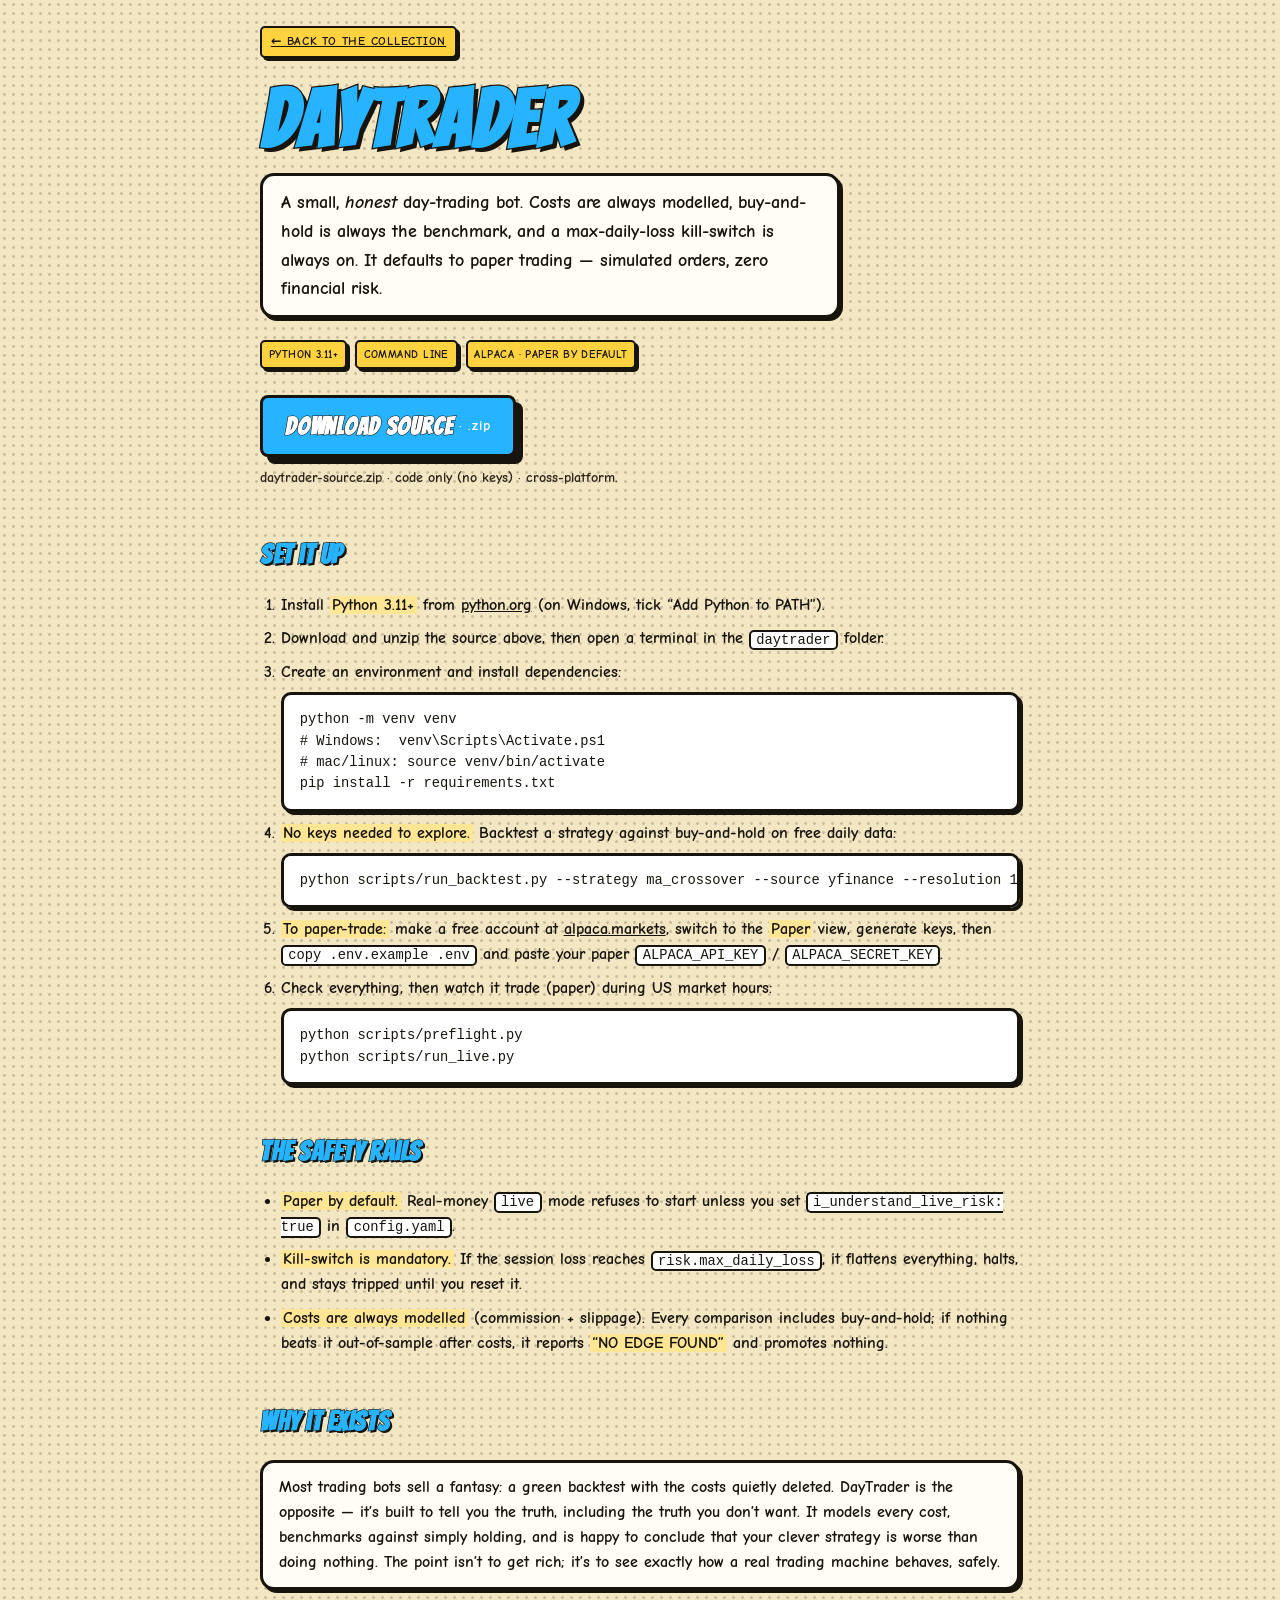
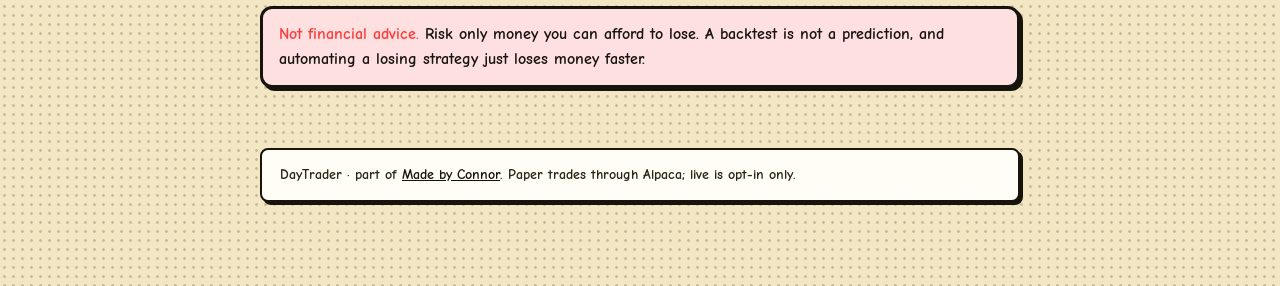
<file: daytrader/index.html>
<!DOCTYPE html>
<html lang="en">
<head>
<meta charset="UTF-8" />
<meta name="viewport" content="width=device-width, initial-scale=1.0" />
<title>DayTrader — install · Made by Connor</title>
<meta name="description" content="DayTrader — a small, honest day-trading bot. Download the source, setup instructions, and what it's for." />
<meta name="color-scheme" content="light" />
<link rel="icon" href="../favicon.svg" type="image/svg+xml" />
<link rel="preconnect" href="https://fonts.googleapis.com" />
<link rel="preconnect" href="https://fonts.gstatic.com" crossorigin />
<link href="https://fonts.googleapis.com/css2?family=Bangers&family=Comic+Neue:ital,wght@0,400;0,700;1,700&display=swap" rel="stylesheet" />
<style>
  :root{ --a:#26b3ff; --paper:#f3e6c2; --panel:#fffdf6; --ink:#17130d; --dim:#2c2519;
         --pop-yellow:#ffd23f; --pop-red:#ff3b3b;
         --display:"Bangers",system-ui,sans-serif; --dialog:"Comic Neue",system-ui,sans-serif;
         --w:3px; --sh:7px 7px 0 var(--ink); --sh-sm:3px 3px 0 var(--ink); }
  *{ box-sizing:border-box; }
  body{ margin:0; min-height:100vh; color:var(--ink); font-family:var(--dialog); font-weight:700; line-height:1.55;
        background-color:var(--paper); background-image:radial-gradient(rgba(23,19,13,.2) 1.3px,transparent 1.5px); background-size:9px 9px; }
  .wrap{ width:min(760px,92vw); margin-inline:auto; padding:26px 0 84px; }
  a{ color:var(--ink); }
  .back{ display:inline-flex; align-items:center; gap:.5ch; font-family:var(--dialog); font-weight:700; text-transform:uppercase;
         font-size:.78rem; letter-spacing:.06em; color:var(--ink); background:var(--pop-yellow);
         border:2px solid var(--ink); border-radius:5px; padding:.35em .7em; box-shadow:var(--sh-sm); }
  .back:hover{ transform:translate(-1px,-1px); }
  .hero{ margin-top:26px; }
  h1{ font-family:var(--display); font-size:clamp(2.8rem,10vw,5rem); margin:.1em 0 0; line-height:.9; letter-spacing:.02em;
      color:var(--a); -webkit-text-stroke:2.4px var(--ink); paint-order:stroke fill; text-shadow:4px 4px 0 var(--ink); }
  .lede{ position:relative; font-size:1.15rem; color:var(--ink); background:var(--panel);
         border:var(--w) solid var(--ink); border-radius:14px; padding:.7em 1em; box-shadow:var(--sh-sm); margin:.9em 0 0; max-width:58ch; }
  .lede em{ font-style:italic; }
  .badges{ display:flex; flex-wrap:wrap; gap:8px; margin:22px 0 0; }
  .badge{ font-family:var(--dialog); font-weight:700; text-transform:uppercase; font-size:.7rem; letter-spacing:.04em; color:var(--ink);
          background:var(--pop-yellow); border:2px solid var(--ink); border-radius:5px; padding:.32em .6em; box-shadow:var(--sh-sm); }
  .dl{ display:inline-flex; align-items:center; gap:.5ch; margin:26px 0 6px; font-family:var(--display); font-size:1.5rem; letter-spacing:.04em;
       color:#fff; -webkit-text-stroke:1px var(--ink); paint-order:stroke fill; text-decoration:none;
       background:var(--a); border:var(--w) solid var(--ink); border-radius:8px; padding:.4em .9em; box-shadow:var(--sh);
       transition:transform .1s, box-shadow .1s; }
  .dl small{ font-family:var(--dialog); font-weight:700; -webkit-text-stroke:0; font-size:.9rem; }
  .dl:hover{ transform:translate(-2px,-2px); box-shadow:9px 9px 0 var(--ink); }
  .dl:active{ transform:translate(2px,2px); box-shadow:var(--sh-sm); }
  .note{ color:var(--dim); font-size:.85rem; margin:.3em 0 0; }
  section{ margin-top:46px; }
  h2{ font-family:var(--display); font-size:1.7rem; color:var(--a); margin:0 0 16px; letter-spacing:.02em;
      -webkit-text-stroke:1.2px var(--ink); paint-order:stroke fill; text-shadow:2px 2px 0 var(--ink); }
  ol,ul{ padding-left:1.3em; margin:0; }
  li{ margin:.55em 0; color:var(--ink); }
  li b, li strong{ color:var(--ink); background:color-mix(in srgb,var(--pop-yellow) 55%,#fff); padding:0 .15em; }
  code{ font-family:ui-monospace,"Cascadia Code",Consolas,monospace; font-weight:400; font-size:.86em;
        background:#fff; border:2px solid var(--ink); border-radius:5px; padding:.05em .4em; color:var(--ink); }
  pre{ background:#fff; border:var(--w) solid var(--ink); border-radius:10px; padding:14px 16px; overflow-x:auto; margin:.6em 0; box-shadow:var(--sh-sm); }
  pre code{ background:none; border:0; padding:0; }
  .callout{ position:relative; background:var(--panel); border:var(--w) solid var(--ink); border-radius:14px;
            padding:.8em 1em; box-shadow:var(--sh-sm); color:var(--ink); }
  .warn{ background:color-mix(in srgb,var(--pop-red) 16%,#fff); border:var(--w) solid var(--ink); border-radius:12px;
         padding:.8em 1em; color:var(--ink); box-shadow:var(--sh-sm); }
  .warn b{ color:var(--pop-red); }
  footer{ margin-top:60px; background:var(--panel); border:2px solid var(--ink); border-radius:8px; box-shadow:var(--sh-sm);
          padding:14px 18px; color:var(--dim); font-size:.9rem; }
</style>
</head>
<body>
<div class="wrap">
  <a class="back" href="../">&larr; back to the collection</a>

  <div class="hero">
    <h1>DayTrader</h1>
    <p class="lede">A small, <em>honest</em> day-trading bot. Costs are always modelled, buy-and-hold is always the benchmark, and a max-daily-loss kill-switch is always on. It defaults to paper trading &mdash; simulated orders, zero financial risk.</p>
    <div class="badges">
      <span class="badge">Python 3.11+</span>
      <span class="badge">Command line</span>
      <span class="badge">Alpaca · paper by default</span>
    </div>
    <div>
      <a class="dl" href="daytrader-source.zip" download>Download source <small>· .zip</small></a>
      <p class="note">daytrader-source.zip · code only (no keys) · cross-platform.</p>
    </div>
  </div>

  <section>
    <h2>Set it up</h2>
    <ol>
      <li>Install <b>Python 3.11+</b> from <a href="https://www.python.org/downloads/">python.org</a> (on Windows, tick &ldquo;Add Python to PATH&rdquo;).</li>
      <li>Download and unzip the source above, then open a terminal in the <code>daytrader</code> folder.</li>
      <li>Create an environment and install dependencies:
        <pre><code>python -m venv venv
# Windows:  venv\Scripts\Activate.ps1
# mac/linux: source venv/bin/activate
pip install -r requirements.txt</code></pre>
      </li>
      <li><b>No keys needed to explore.</b> Backtest a strategy against buy-and-hold on free daily data:
        <pre><code>python scripts/run_backtest.py --strategy ma_crossover --source yfinance --resolution 1Day --start 2018-01-01</code></pre>
      </li>
      <li><b>To paper-trade:</b> make a free account at <a href="https://alpaca.markets">alpaca.markets</a>, switch to the <b>Paper</b> view, generate keys, then <code>copy .env.example .env</code> and paste your paper <code>ALPACA_API_KEY</code> / <code>ALPACA_SECRET_KEY</code>.</li>
      <li>Check everything, then watch it trade (paper) during US market hours:
        <pre><code>python scripts/preflight.py
python scripts/run_live.py</code></pre>
      </li>
    </ol>
  </section>

  <section>
    <h2>The safety rails</h2>
    <ul>
      <li><b>Paper by default.</b> Real-money <code>live</code> mode refuses to start unless you set <code>i_understand_live_risk: true</code> in <code>config.yaml</code>.</li>
      <li><b>Kill-switch is mandatory.</b> If the session loss reaches <code>risk.max_daily_loss</code>, it flattens everything, halts, and stays tripped until you reset it.</li>
      <li><b>Costs are always modelled</b> (commission + slippage). Every comparison includes buy-and-hold; if nothing beats it out-of-sample after costs, it reports <b>&ldquo;NO EDGE FOUND&rdquo;</b> and promotes nothing.</li>
    </ul>
  </section>

  <section>
    <h2>Why it exists</h2>
    <p class="callout">Most trading bots sell a fantasy: a green backtest with the costs quietly deleted. DayTrader is the opposite &mdash; it&rsquo;s built to tell you the truth, including the truth you don&rsquo;t want. It models every cost, benchmarks against simply holding, and is happy to conclude that your clever strategy is worse than doing nothing. The point isn&rsquo;t to get rich; it&rsquo;s to see exactly how a real trading machine behaves, safely.</p>
    <p class="warn" style="margin-top:16px"><b>Not financial advice.</b> Risk only money you can afford to lose. A backtest is not a prediction, and automating a losing strategy just loses money faster.</p>
  </section>

  <footer>DayTrader · part of <a href="../">Made by Connor</a>. Paper trades through Alpaca; live is opt-in only.</footer>
</div>
</body>
</html>
</file>
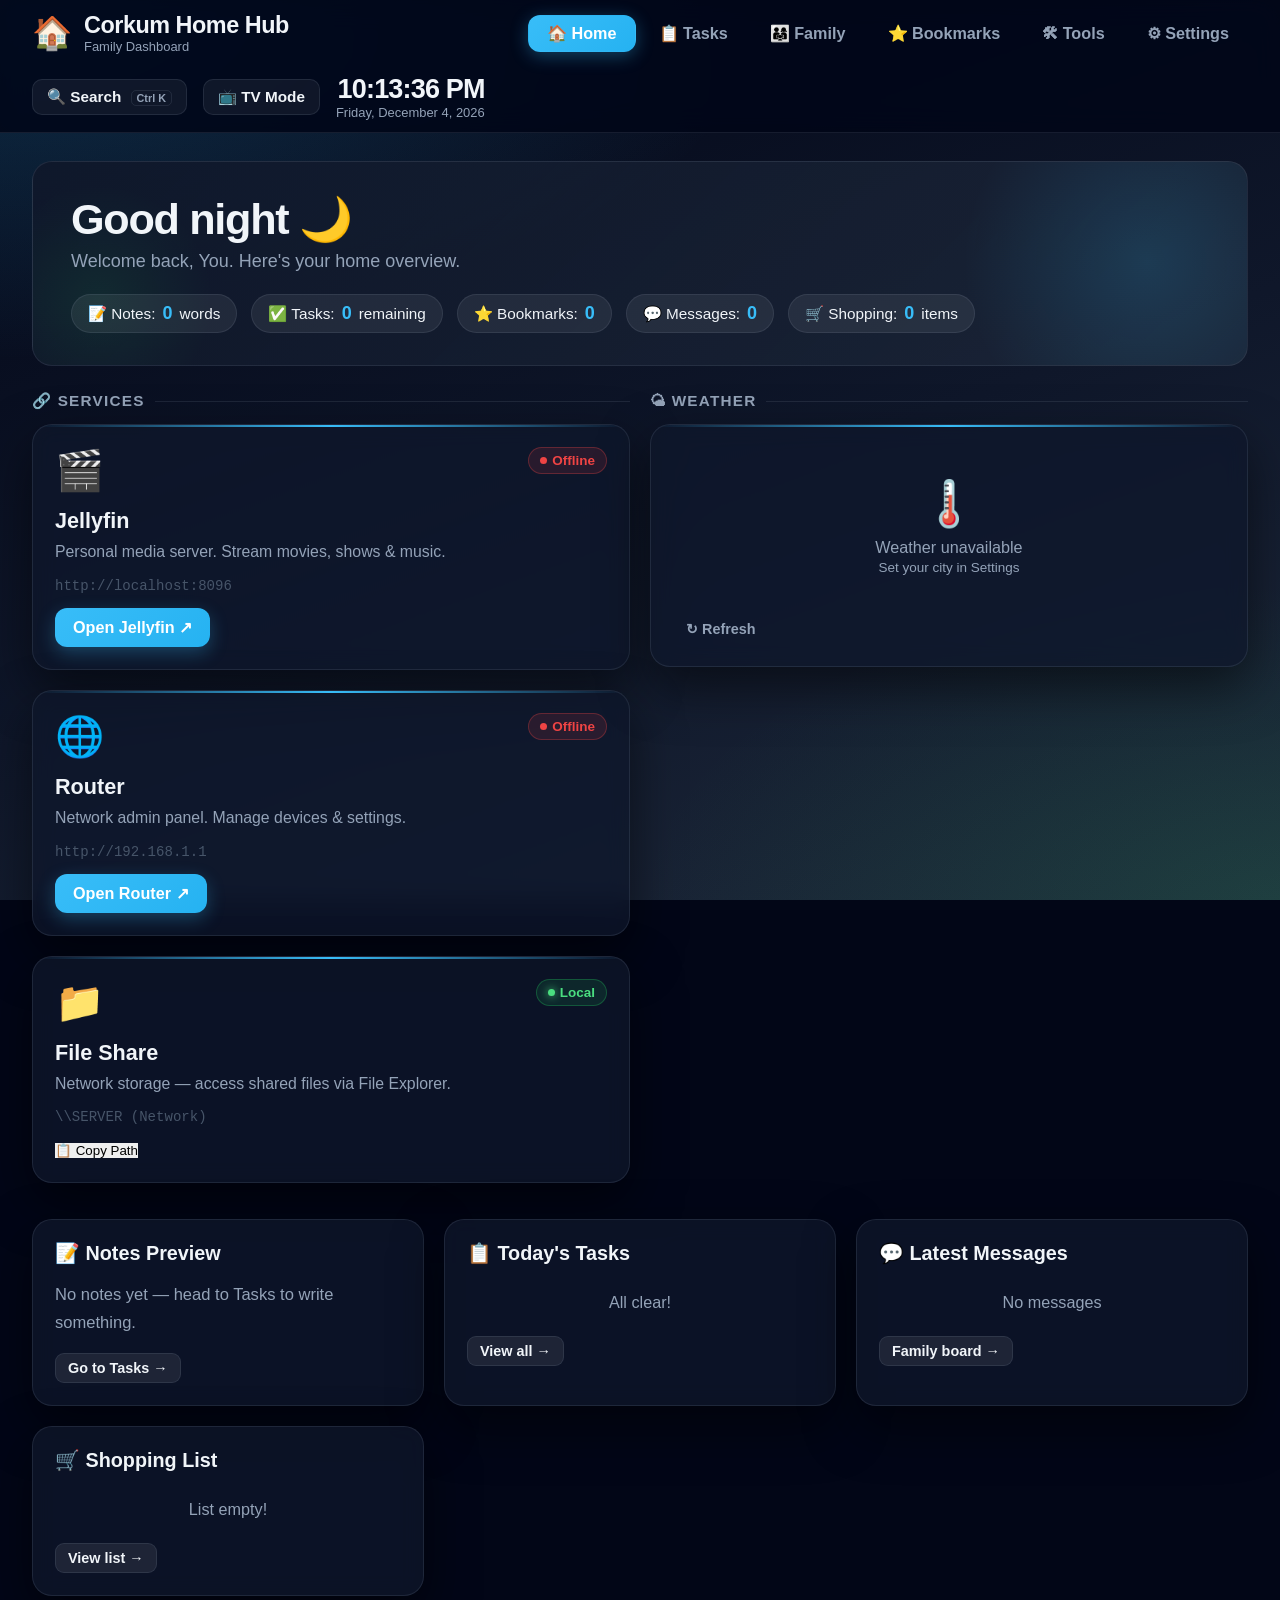
<file: home-hub/index.html>
<!DOCTYPE html>
<html lang="en">
<head>
  <meta charset="UTF-8" />
  <meta name="viewport" content="width=device-width, initial-scale=1.0" />
  <title>Corkum Home Hub</title>
  <link rel="icon" href="data:image/svg+xml,%3Csvg xmlns='http://www.w3.org/2000/svg' viewBox='0 0 100 100'%3E%3Ctext y='.9em' font-size='90'%3E%F0%9F%8F%A0%3C/text%3E%3C/svg%3E" />
  <link rel="stylesheet" href="css/style.css" />
  <style>
    /* Extra toast keyframe for exit */
    @keyframes toastOut { to { opacity:0; transform:translateX(22px); } }
  </style>
</head>
<body>

<!-- ═══ AMBIENT OVERLAY ═══ -->
<div id="ambient-overlay" class="ambient-overlay">
  <div class="ambient-glow" style="top:-100px;left:-100px;"></div>
  <div class="ambient-glow" style="bottom:-100px;right:-100px;animation-direction:reverse;background:radial-gradient(circle,color-mix(in srgb,var(--accent2) 8%,transparent),transparent 65%)"></div>
  <div id="ambient-time"  class="ambient-clock">12:00</div>
  <div id="ambient-date"  class="ambient-date">MONDAY, JANUARY 1</div>
  <div style="display:flex;align-items:center;gap:20px;margin-bottom:30px;">
    <span id="ambient-weather-icon"  class="ambient-weather-icon">🌡️</span>
    <div>
      <div id="ambient-weather-temp" class="ambient-weather-temp">--°</div>
      <div id="ambient-weather-desc" style="color:var(--muted);font-size:1.1rem;">Loading weather…</div>
    </div>
  </div>
  <div id="ambient-msg" class="ambient-msg">Welcome home.</div>
  <div style="margin-top:30px;" class="ambient-stats">
    <span id="a-stat-todos">── tasks</span>
    <span id="a-stat-grocery">── grocery items</span>
  </div>
  <div class="ambient-exit">
    Press <strong>Esc</strong> or click anywhere to return &nbsp;·&nbsp;
    <button class="ambient-exit-btn" style="background:none;border:none;color:var(--dim);cursor:pointer;font-size:.82rem;text-decoration:underline;">Exit TV Mode</button>
  </div>
</div>

<!-- ═══ TOPBAR ═══ -->
<header class="topbar">
  <div class="brand">
    <span class="brand-icon">🏠</span>
    <div><h1>Corkum Home Hub</h1><div class="brand-sub">Family Dashboard</div></div>
  </div>

  <nav class="tabs">
    <button class="tab-btn active" onclick="HUB.switchTab('home',this)">🏠 Home</button>
    <button class="tab-btn" onclick="HUB.switchTab('tasks',this)">📋 Tasks <span class="badge" id="tab-badge-todos" style="display:none;">0</span></button>
    <button class="tab-btn" onclick="HUB.switchTab('family',this)">👨‍👩‍👧 Family</button>
    <button class="tab-btn" onclick="HUB.switchTab('bookmarks',this)">⭐ Bookmarks</button>
    <button class="tab-btn" onclick="HUB.switchTab('tools',this)">🛠 Tools</button>
    <button class="tab-btn" onclick="HUB.switchTab('settings',this)">⚙ Settings</button>
  </nav>

  <div class="topbar-right">
    <button class="ambient-btn" onclick="HUB.paletteOpen()" title="Search & commands (Ctrl+K)">🔍 Search <kbd class="kbd-hint">Ctrl K</kbd></button>
    <button class="ambient-btn" onclick="HUB.ambientOpen()">📺 TV Mode</button>
    <div class="clock-box">
      <div class="clock-time" id="clock">--:--:--</div>
      <div class="clock-date" id="date">---</div>
    </div>
  </div>
</header>

<!-- ═══ MAIN ═══ -->
<main class="main">

<!-- ══════════════════════════════
     TAB: HOME
══════════════════════════════ -->
<div id="tab-home" class="tab-panel active">

  <!-- Hero -->
  <div class="hero">
    <div class="hero-inner">
      <div class="hero-greeting" id="greeting">Good morning ☀️</div>
      <div class="hero-sub" id="hero-sub">Welcome back, Corkum Family. Here's your home overview.</div>
      <div class="stat-row">
        <div class="stat-chip" onclick="HUB.switchTab('tasks',document.querySelectorAll('.tab-btn')[1])" title="Open Notes">📝 Notes: <strong id="stat-notes">0</strong> words</div>
        <div class="stat-chip" onclick="HUB.switchTab('tasks',document.querySelectorAll('.tab-btn')[1])" title="Open Tasks">✅ Tasks: <strong id="stat-todos">0</strong> remaining</div>
        <div class="stat-chip" onclick="HUB.switchTab('bookmarks',document.querySelectorAll('.tab-btn')[3])" title="Open Bookmarks">⭐ Bookmarks: <strong id="stat-bm">0</strong></div>
        <div class="stat-chip" onclick="HUB.switchTab('family',document.querySelectorAll('.tab-btn')[2])" title="Open Family board">💬 Messages: <strong id="stat-msgs">0</strong></div>
        <div class="stat-chip" onclick="HUB.switchTab('family',document.querySelectorAll('.tab-btn')[2])" title="Open Shopping list">🛒 Shopping: <strong id="stat-grocery">0</strong> items</div>
      </div>
    </div>
  </div>

  <div class="g2" style="margin-bottom:22px;">

    <!-- Services -->
    <div>
      <div class="section-title">🔗 Services</div>
      <div class="g2" style="margin-bottom:14px;">
        <div class="card service-card card-accent">
          <div class="svc-top">
            <div class="svc-icon">🎬</div>
            <div class="status-pill s-checking" id="status-jellyfin"><span class="s-dot"></span> Checking</div>
          </div>
          <div class="svc-name">Jellyfin</div>
          <div class="svc-desc">Personal media server. Stream movies, shows & music.</div>
          <div class="svc-url jellyfin-url-label">http://localhost:8096</div>
          <a class="svc-link" id="jellyfin-link" href="http://localhost:8096" target="_blank">Open Jellyfin ↗</a>
        </div>
        <div class="card service-card card-accent">
          <div class="svc-top">
            <div class="svc-icon">🌐</div>
            <div class="status-pill s-checking" id="status-router"><span class="s-dot"></span> Checking</div>
          </div>
          <div class="svc-name">Router</div>
          <div class="svc-desc">Network admin panel. Manage devices & settings.</div>
          <div class="svc-url router-url-label">http://192.168.1.1</div>
          <a class="svc-link" id="router-link" href="http://192.168.1.1" target="_blank">Open Router ↗</a>
        </div>
        <div class="card service-card card-accent">
          <div class="svc-top">
            <div class="svc-icon">📁</div>
            <div class="status-pill s-online"><span class="s-dot"></span> Local</div>
          </div>
          <div class="svc-name">File Share</div>
          <div class="svc-desc">Network storage — access shared files via File Explorer.</div>
          <div class="svc-url">\\SERVER (Network)</div>
          <button class="svc-link" onclick="copyShare()" style="border:none;cursor:pointer;">📋 Copy Path</button>
        </div>
      </div>
      <!-- Custom services slot -->
      <div id="custom-svc-cards" class="g2"></div>
    </div>

    <!-- Weather -->
    <div>
      <div class="section-title">🌤 Weather</div>
      <div class="card card-accent">
        <div id="weather-widget"><div class="empty-state"><div class="es-icon">🌡️</div>Loading weather…</div></div>
        <button class="btn btn-ghost btn-sm" style="margin-top:8px;" onclick="weatherFetch()">↻ Refresh</button>
      </div>
    </div>

  </div>

  <!-- Quick preview row -->
  <div class="g2">
    <div class="card">
      <h2>📝 Notes Preview</h2>
      <div id="notes-preview" style="color:var(--muted);font-size:.92rem;line-height:1.65;min-height:60px;">No notes yet.</div>
      <button class="btn btn-secondary btn-sm" style="margin-top:12px;" onclick="HUB.switchTab('tasks', document.querySelectorAll('.tab-btn')[1])">Go to Tasks →</button>
    </div>
    <div class="card">
      <h2>📋 Today's Tasks</h2>
      <div id="todo-preview"></div>
      <button class="btn btn-secondary btn-sm" style="margin-top:12px;" onclick="HUB.switchTab('tasks', document.querySelectorAll('.tab-btn')[1])">View all →</button>
    </div>
    <div class="card">
      <h2>💬 Latest Messages</h2>
      <div id="msg-preview"></div>
      <button class="btn btn-secondary btn-sm" style="margin-top:12px;" onclick="HUB.switchTab('family', document.querySelectorAll('.tab-btn')[2])">Family board →</button>
    </div>
    <div class="card">
      <h2>🛒 Shopping List</h2>
      <div id="grocery-preview"></div>
      <button class="btn btn-secondary btn-sm" style="margin-top:12px;" onclick="HUB.switchTab('family', document.querySelectorAll('.tab-btn')[2])">View list →</button>
    </div>
  </div>

</div><!-- /home -->


<!-- ══════════════════════════════
     TAB: TASKS
══════════════════════════════ -->
<div id="tab-tasks" class="tab-panel">
  <div class="g2">

    <!-- TO-DO -->
    <div class="card" style="grid-column:span 2;">
      <h2>✅ To-Do List</h2>
      <div class="row field">
        <input id="todo-input" placeholder="New task…" style="flex:1;">
        <select id="todo-pri" style="width:auto;flex-shrink:0;padding:11px 12px;">
          <option value="med">🟡 Med</option>
          <option value="high">🔴 High</option>
          <option value="low">🟢 Low</option>
        </select>
        <input type="date" id="todo-due" style="width:auto;flex-shrink:0;">
        <input id="todo-cat" placeholder="#tag" style="width:90px;flex-shrink:0;">
        <select id="todo-recur" style="width:auto;flex-shrink:0;padding:11px 12px;" title="Repeat">
          <option value="">One-time</option>
          <option value="daily">🔁 Daily</option>
          <option value="weekly">🔁 Weekly</option>
          <option value="monthly">🔁 Monthly</option>
        </select>
        <button class="btn btn-primary" onclick="addTodo()">Add Task</button>
      </div>
      <div style="display:flex;gap:6px;margin-bottom:14px;flex-wrap:wrap;">
        <button class="btn btn-secondary btn-sm todo-filter-btn active" data-filter="all"     onclick="filterTodos('all')">All</button>
        <button class="btn btn-secondary btn-sm todo-filter-btn"        data-filter="active"  onclick="filterTodos('active')">Active</button>
        <button class="btn btn-secondary btn-sm todo-filter-btn"        data-filter="today"   onclick="filterTodos('today')">Today</button>
        <button class="btn btn-secondary btn-sm todo-filter-btn"        data-filter="overdue" onclick="filterTodos('overdue')">Overdue</button>
        <button class="btn btn-secondary btn-sm todo-filter-btn"        data-filter="done"    onclick="filterTodos('done')">Done</button>
        <button class="btn btn-ghost btn-sm" style="margin-left:auto;" onclick="clearDoneTodos()">Clear done</button>
      </div>
      <div id="todo-progress" style="margin-bottom:14px;"></div>
      <div id="todo-list" class="scroll-list" style="max-height:380px;"></div>
    </div>

    <!-- HABITS -->
    <div class="card">
      <h2>🎯 Habit Tracker</h2>
      <div class="row field">
        <input id="habit-input" placeholder="New habit (e.g. Exercise, Read…)" style="flex:1;" onkeydown="if(event.key==='Enter')addHabit()">
        <button class="btn btn-primary" onclick="addHabit()">Add</button>
      </div>
      <div id="habit-list"></div>
    </div>

    <!-- NOTES -->
    <div class="card">
      <h2>📝 Notes</h2>
      <div class="field"><textarea id="notes" placeholder="Write anything here — auto-saved as you type…"></textarea></div>
      <div class="row">
        <button class="btn btn-primary" onclick="saveNotes()">💾 Save</button>
        <button class="btn btn-secondary" onclick="copyNotes()">📋 Copy</button>
        <button class="btn btn-danger" onclick="clearNotes()">🗑 Clear</button>
      </div>
      <div id="notes-status" style="margin-top:8px;font-size:.78rem;color:var(--muted);"></div>
    </div>

    <!-- SCRATCHPAD -->
    <div class="card">
      <h2>📋 Scratchpad</h2>
      <p style="color:var(--muted);font-size:.84rem;margin-bottom:10px;">Temporary notes — not saved between sessions.</p>
      <div class="field"><textarea id="scratch" placeholder="Quick notes, clipboard use, temporary calculations…"></textarea></div>
      <div class="row">
        <button class="btn btn-primary" onclick="copyScratch()">📋 Copy</button>
        <button class="btn btn-secondary" onclick="document.getElementById('scratch').value=''">🗑 Clear</button>
      </div>
    </div>

    <!-- POMODORO -->
    <div class="card" style="text-align:center;">
      <h2 style="justify-content:center;">🍅 Pomodoro</h2>
      <div style="display:flex;gap:6px;justify-content:center;margin-bottom:16px;">
        <button class="btn btn-secondary btn-sm pomo-mode-btn active" data-pomo="work"  onclick="pomoMode('work')">Focus</button>
        <button class="btn btn-secondary btn-sm pomo-mode-btn"        data-pomo="short" onclick="pomoMode('short')">Short Break</button>
        <button class="btn btn-secondary btn-sm pomo-mode-btn"        data-pomo="long"  onclick="pomoMode('long')">Long Break</button>
      </div>
      <div id="pomo-ring" style="width:160px;height:160px;margin:0 auto 16px;position:relative;display:grid;place-items:center;"></div>
      <div class="pomo-session-dots" id="pomo-sessions"></div>
      <div id="pomo-count" style="font-size:.8rem;color:var(--muted);margin-bottom:14px;">0 sessions today</div>
      <div style="display:flex;gap:8px;justify-content:center;">
        <button class="btn btn-success" id="pomo-btn" onclick="pomoToggle()">▶ Start</button>
        <button class="btn btn-secondary" onclick="pomoReset()">↺ Reset</button>
      </div>
    </div>

    <!-- CALENDAR + EVENTS -->
    <div class="card">
      <h2>📅 Calendar</h2>
      <div class="cal-hdr">
        <button class="btn btn-secondary btn-sm" onclick="prevMonth()">‹</button>
        <h3 id="cal-title"></h3>
        <button class="btn btn-secondary btn-sm" onclick="nextMonth()">›</button>
      </div>
      <div class="cal-grid" id="cal-grid"></div>
      <div class="divider"></div>
      <h3>Upcoming Events</h3>
      <div class="row field">
        <input id="event-input" placeholder="Event name…" style="flex:1;" onkeydown="if(event.key==='Enter')addEvent()">
        <input type="date" id="event-date" style="width:auto;flex-shrink:0;">
        <input type="color" id="event-color" value="#38bdf8" style="width:44px;height:44px;padding:2px;flex-shrink:0;">
        <button class="btn btn-primary btn-sm" onclick="addEvent()">Add</button>
      </div>
      <div id="event-list" class="scroll-list"></div>
    </div>

  </div>
</div><!-- /tasks -->


<!-- ══════════════════════════════
     TAB: FAMILY
══════════════════════════════ -->
<div id="tab-family" class="tab-panel">
  <div class="g2">

    <!-- MESSAGE BOARD -->
    <div class="card">
      <h2>💬 Family Message Board</h2>
      <div class="field">
        <label>Post as</label>
        <select id="msg-from" style="margin-bottom:8px;"></select>
      </div>
      <div class="field">
        <textarea id="msg-input" placeholder="Write a message for the family… (Ctrl+Enter to post)" style="min-height:90px;"></textarea>
      </div>
      <button class="btn btn-primary" onclick="postMessage()">📨 Post Message</button>
      <div class="divider"></div>
      <div id="msg-list" class="scroll-list" style="max-height:420px;"></div>
    </div>

    <!-- GROCERY LIST -->
    <div class="card">
      <h2>🛒 Grocery List</h2>
      <div class="row field">
        <input id="grocery-input" placeholder="Item name…" style="flex:1;" onkeydown="if(event.key==='Enter')addGroceryItem()">
        <input id="grocery-qty" placeholder="Qty" style="width:70px;flex-shrink:0;">
        <button class="btn btn-primary" onclick="addGroceryItem()">Add</button>
      </div>
      <div id="grocery-list" class="scroll-list" style="max-height:300px;"></div>
      <div style="text-align:right;margin-top:10px;">
        <button class="btn btn-secondary btn-sm" onclick="clearCheckedGrocery()">Clear checked</button>
      </div>
    </div>

    <!-- WATCHLIST -->
    <div class="card" style="grid-column:span 2;">
      <h2>🎬 Movie & Show Watchlist</h2>
      <div class="row field">
        <input id="watch-input" placeholder="Title…" style="flex:1;" onkeydown="if(event.key==='Enter')addWatchItem()">
        <select id="watch-type" style="width:auto;flex-shrink:0;padding:11px 12px;">
          <option value="movie">🎬 Movie</option>
          <option value="show">📺 Show</option>
          <option value="doc">🎞️ Doc</option>
          <option value="anime">⛩️ Anime</option>
        </select>
        <input id="watch-note" placeholder="Notes…" style="flex:1;">
        <button class="btn btn-primary" onclick="addWatchItem()">Add</button>
      </div>
      <div style="display:flex;gap:6px;margin-bottom:14px;flex-wrap:wrap;">
        <button class="btn btn-secondary btn-sm watch-filter-btn active" data-wf="all"       onclick="filterWatchlist('all')">All</button>
        <button class="btn btn-secondary btn-sm watch-filter-btn"        data-wf="unwatched" onclick="filterWatchlist('unwatched')">To Watch</button>
        <button class="btn btn-secondary btn-sm watch-filter-btn"        data-wf="watched"   onclick="filterWatchlist('watched')">Watched</button>
        <button class="btn btn-secondary btn-sm watch-filter-btn"        data-wf="movies"    onclick="filterWatchlist('movies')">Movies</button>
        <button class="btn btn-secondary btn-sm watch-filter-btn"        data-wf="shows"     onclick="filterWatchlist('shows')">Shows</button>
      </div>
      <div id="watch-list" class="scroll-list" style="max-height:320px;"></div>
    </div>

  </div>
</div><!-- /family -->


<!-- ══════════════════════════════
     TAB: BOOKMARKS
══════════════════════════════ -->
<div id="tab-bookmarks" class="tab-panel">
  <div class="card" style="margin-bottom:22px;">
    <h2>⭐ Add Bookmark</h2>
    <div class="g2">
      <div class="field"><label>Title</label><input id="bm-title" placeholder="My Site" onkeydown="if(event.key==='Enter')addBookmark()"></div>
      <div class="field"><label>URL</label>  <input id="bm-url"   placeholder="https://example.com" onkeydown="if(event.key==='Enter')addBookmark()"></div>
    </div>
    <div class="g2">
      <div class="field"><label>Category</label><input id="bm-cat"  placeholder="Gaming, Work, Tools…" onkeydown="if(event.key==='Enter')addBookmark()"></div>
      <div class="field"><label>Icon (emoji)</label><input id="bm-icon" placeholder="🎮 (optional)" onkeydown="if(event.key==='Enter')addBookmark()"></div>
    </div>
    <button class="btn btn-primary" onclick="addBookmark()">Save Bookmark</button>
  </div>
  <div id="bm-container"></div>
</div><!-- /bookmarks -->


<!-- ══════════════════════════════
     TAB: TOOLS
══════════════════════════════ -->
<div id="tab-tools" class="tab-panel">

  <!-- TIMERS -->
  <div class="section">
    <div class="section-title">⏱ Countdown Timers</div>
    <div class="g4" id="timer-grid"></div>
  </div>

  <div class="g2" style="margin-bottom:22px;">

    <!-- STOPWATCH -->
    <div class="card">
      <h2>⏱ Stopwatch</h2>
      <div class="sw-display" id="sw-display">00:00<span style="font-size:.5em;opacity:.7">.00</span></div>
      <div style="display:flex;gap:10px;justify-content:center;margin-bottom:16px;">
        <button class="btn btn-success" id="sw-start-btn" onclick="swToggle()">▶ Start</button>
        <button class="btn btn-secondary" onclick="swLap()">🏁 Lap</button>
        <button class="btn btn-danger"   onclick="swReset()">↺ Reset</button>
      </div>
      <div id="lap-list" class="scroll-list" style="max-height:200px;"></div>
    </div>

    <!-- QUICK NOTES (in tools) -->
    <div class="card">
      <h2>📝 Quick Note</h2>
      <p style="color:var(--muted);font-size:.84rem;margin-bottom:10px;">Jot something down fast — synced with your Notes in Tasks.</p>
      <textarea id="tools-note" placeholder="Quick note…" style="min-height:100px;" oninput="HUB.set('notes', this.value); HUB.updateStats();"></textarea>
      <div class="row" style="margin-top:10px;">
        <button class="btn btn-primary btn-sm" onclick="navigator.clipboard.writeText(document.getElementById('tools-note').value);HUB.toast('Copied!','success')">📋 Copy</button>
        <button class="btn btn-secondary btn-sm" onclick="document.getElementById('tools-note').value='';HUB.del('notes');HUB.updateStats()">🗑 Clear</button>
      </div>
    </div>

  </div>

  <div class="g2">

    <!-- CALCULATOR -->
    <div class="card">
      <h2>🧮 Calculator</h2>
      <div class="calc-display">
        <div class="calc-expr" id="calc-expr"></div>
        <div class="calc-result" id="calc-result">0</div>
      </div>
      <div class="calc-grid" style="margin-bottom:10px;">
        <button class="cbtn clr s2" onclick="cClear()">C</button>
        <button class="cbtn clr"    onclick="cBack()">⌫</button>
        <button class="cbtn op"     onclick="cPress('/')">÷</button>
        <button class="cbtn" onclick="cPress('7')">7</button>
        <button class="cbtn" onclick="cPress('8')">8</button>
        <button class="cbtn" onclick="cPress('9')">9</button>
        <button class="cbtn op" onclick="cPress('*')">×</button>
        <button class="cbtn" onclick="cPress('4')">4</button>
        <button class="cbtn" onclick="cPress('5')">5</button>
        <button class="cbtn" onclick="cPress('6')">6</button>
        <button class="cbtn op" onclick="cPress('-')">−</button>
        <button class="cbtn" onclick="cPress('1')">1</button>
        <button class="cbtn" onclick="cPress('2')">2</button>
        <button class="cbtn" onclick="cPress('3')">3</button>
        <button class="cbtn op" onclick="cPress('+')">+</button>
        <button class="cbtn" onclick="calcPercent()">%</button>
        <button class="cbtn" onclick="cPress('0')">0</button>
        <button class="cbtn" onclick="cPress('.')">.</button>
        <button class="cbtn eq" onclick="cEval()">=</button>
      </div>
      <div style="display:flex;gap:8px;margin-bottom:10px;">
        <button class="btn btn-secondary btn-sm" onclick="calcSqrt()">√</button>
        <button class="btn btn-secondary btn-sm" onclick="cPress('(')">( )</button>
        <button class="btn btn-secondary btn-sm" onclick="cPress('Math.PI')">π</button>
        <button class="btn btn-secondary btn-sm" onclick="cPress('**2')">x²</button>
      </div>
      <div style="font-size:.8rem;color:var(--muted);margin-bottom:6px;font-weight:700;">History</div>
      <div id="calc-history" class="scroll-list" style="max-height:150px;"></div>
    </div>

    <!-- UNIT CONVERTER -->
    <div class="card">
      <h2>📐 Unit Converter</h2>
      <div class="field">
        <label>Category</label>
        <select id="conv-cat" onchange="convCatChange()">
          <option value="len">📏 Length</option>
          <option value="wt">⚖ Weight</option>
          <option value="temp">🌡 Temperature</option>
          <option value="area">◻ Area</option>
          <option value="vol">🧪 Volume</option>
          <option value="speed">💨 Speed</option>
          <option value="data">💾 Data</option>
        </select>
      </div>
      <div class="row field">
        <div style="flex:1;"><label>From</label><select id="conv-from" onchange="convert()"></select></div>
        <div style="flex:1;"><label>To</label>  <select id="conv-to"   onchange="convert()"></select></div>
      </div>
      <div class="field"><label>Value</label><input id="conv-val" type="number" value="1" oninput="convert()"></div>
      <div class="calc-display" style="min-height:56px;padding:14px 18px;text-align:left;">
        <div class="conv-result" id="conv-result">—</div>
      </div>
    </div>

    <!-- COLOR TOOL -->
    <div class="card">
      <h2>🎨 Color Tool</h2>
      <div class="field"><label>Pick a color</label>
        <input type="color" id="cpick" value="#38bdf8" oninput="colorUp(this.value)">
      </div>
      <div id="color-swatch" class="color-swatch" style="background:#38bdf8;"></div>
      <div id="color-info"></div>
    </div>

    <!-- QUICK LINKS (TV REMOTE STYLE) -->
    <div class="card">
      <h2>⚡ Quick Launch</h2>
      <p style="color:var(--muted);font-size:.85rem;margin-bottom:14px;">Large buttons for TV remote use.</p>
      <div style="display:grid;grid-template-columns:1fr 1fr;gap:12px;">
        <a id="jellyfin-link2" href="http://localhost:8096" target="_blank" class="btn btn-primary" style="justify-content:center;padding:20px;font-size:1.1rem;">🎬 Jellyfin</a>
        <a id="router-link2"   href="http://192.168.1.1"        target="_blank" class="btn btn-secondary" style="justify-content:center;padding:20px;font-size:1.1rem;">🌐 Router</a>
        <button onclick="HUB.ambientOpen()" class="btn btn-secondary" style="justify-content:center;padding:20px;font-size:1.1rem;">📺 TV Mode</button>
        <button onclick="copyShare()" class="btn btn-secondary" style="justify-content:center;padding:20px;font-size:1.1rem;">📁 File Share</button>
      </div>
    </div>

  </div>
</div><!-- /tools -->


<!-- ══════════════════════════════
     TAB: SETTINGS
══════════════════════════════ -->
<div id="tab-settings" class="tab-panel">
  <div class="g2">

    <!-- THEME -->
    <div class="card">
      <h2>🎨 Theme</h2>
      <div class="theme-grid">
        <div class="tswatch active" data-t="default" onclick="setTheme('default',this)" style="background:linear-gradient(135deg,#38bdf8,#22c55e)">Sky</div>
        <div class="tswatch" data-t="violet"  onclick="setTheme('violet',this)"  style="background:linear-gradient(135deg,#a78bfa,#f472b6)">Violet</div>
        <div class="tswatch" data-t="emerald" onclick="setTheme('emerald',this)" style="background:linear-gradient(135deg,#34d399,#10b981)">Emerald</div>
        <div class="tswatch" data-t="ember"   onclick="setTheme('ember',this)"   style="background:linear-gradient(135deg,#fb923c,#ef4444)">Ember</div>
        <div class="tswatch" data-t="gold"    onclick="setTheme('gold',this)"    style="background:linear-gradient(135deg,#fbbf24,#f59e0b)">Gold</div>
        <div class="tswatch" data-t="rose"    onclick="setTheme('rose',this)"    style="background:linear-gradient(135deg,#fb7185,#f43f5e)">Rose</div>
      </div>
    </div>

    <!-- SERVICE URLS -->
    <div class="card">
      <h2>🔗 Service URLs</h2>
      <div class="field"><label>Jellyfin URL</label><input id="set-jellyfin" value="http://localhost:8096"></div>
      <div class="field"><label>Router URL</label>  <input id="set-router"   value="http://192.168.1.1"></div>
      <button class="btn btn-primary" onclick="saveSettings()">💾 Save</button>
    </div>

    <!-- WEATHER -->
    <div class="card">
      <h2>🌤 Weather Settings</h2>
      <div class="field"><label>City</label><input id="set-city" placeholder="New York"></div>
      <div class="field">
        <label>Temperature Unit</label>
        <select id="set-unit">
          <option value="fahrenheit">°F Fahrenheit</option>
          <option value="celsius">°C Celsius</option>
        </select>
      </div>
      <button class="btn btn-primary" onclick="saveSettings()">💾 Save & Refresh</button>
    </div>

    <!-- FAMILY -->
    <div class="card">
      <h2>👨‍👩‍👧 Family Settings</h2>
      <div class="field">
        <label>Family Member Names (comma separated)</label>
        <input id="set-names" placeholder="CJC, Mom, Dad…">
      </div>
      <div class="field">
        <label>Auto TV Mode after (minutes, 0 = off)</label>
        <input id="set-ambient-mins" type="number" min="0" max="120" value="10">
      </div>
      <button class="btn btn-primary" onclick="saveSettings()">💾 Save</button>
    </div>

    <!-- CUSTOM SERVICES -->
    <div class="card">
      <h2>➕ Add Custom Service</h2>
      <div class="g2">
        <div class="field"><label>Name</label><input id="csvc-name" placeholder="Plex, Home Assistant…"></div>
        <div class="field"><label>URL</label> <input id="csvc-url"  placeholder="http://192.168.x.x:port"></div>
      </div>
      <div class="g2">
        <div class="field"><label>Icon (emoji)</label><input id="csvc-icon" placeholder="🎵"></div>
        <div class="field"><label>Description</label><input id="csvc-desc" placeholder="Short description"></div>
      </div>
      <button class="btn btn-primary" onclick="addCustomService()">Add Service</button>
      <div class="divider"></div>
      <div id="custom-svc-list"></div>
    </div>

    <!-- BACKUP -->
    <div class="card">
      <h2>📦 Backup &amp; Restore</h2>
      <p style="color:var(--muted);font-size:.9rem;margin-bottom:16px;">Export all your data — notes, tasks, messages, bookmarks, and settings — to a JSON file.</p>
      <div class="row" style="margin-bottom:14px;">
        <button class="btn btn-primary" onclick="exportData()">⬇ Export Backup</button>
        <label class="btn btn-secondary" style="cursor:pointer;margin:0;">
          ⬆ Import Backup
          <input type="file" accept=".json" onchange="importData(event)" style="display:none">
        </label>
      </div>
    </div>

    <!-- DANGER ZONE -->
    <div class="card">
      <h2>🗑 Clear Data</h2>
      <p style="color:var(--muted);font-size:.9rem;margin-bottom:16px;">Permanently remove stored data. Actions cannot be undone.</p>
      <div style="display:grid;grid-template-columns:1fr 1fr;gap:10px;">
        <button class="btn btn-danger" onclick="clearData('notes')">Clear Notes</button>
        <button class="btn btn-danger" onclick="clearData('todos')">Clear Tasks</button>
        <button class="btn btn-danger" onclick="clearData('habits')">Clear Habits</button>
        <button class="btn btn-danger" onclick="clearData('messages')">Clear Messages</button>
        <button class="btn btn-danger" onclick="clearData('grocery')">Clear Grocery</button>
        <button class="btn btn-danger" onclick="clearData('watchlist')">Clear Watchlist</button>
        <button class="btn btn-danger" onclick="clearData('bookmarks')">Clear Bookmarks</button>
        <button class="btn btn-danger" onclick="clearData('events')">Clear Events</button>
        <button class="btn btn-danger" style="grid-column:span 2;background:linear-gradient(135deg,#7f1d1d,#450a0a);" onclick="clearData('all')">⚠ Clear ALL Data</button>
      </div>
    </div>

  </div>
</div><!-- /settings -->

</main><!-- /main -->

<!-- ═══ COMMAND PALETTE ═══ -->
<div id="cmdk" class="cmdk-overlay">
  <div class="cmdk-box">
    <div class="cmdk-input-wrap">
      <span class="cmdk-search-icon">🔍</span>
      <input id="cmdk-input" placeholder="Search tabs, tasks, bookmarks, actions…" autocomplete="off" spellcheck="false">
      <span class="cmdk-hint">Esc</span>
    </div>
    <div id="cmdk-results" class="cmdk-results"></div>
    <div class="cmdk-foot">↑ ↓ navigate &nbsp;·&nbsp; ↵ select &nbsp;·&nbsp; Esc close</div>
  </div>
</div>

<!-- TOASTS -->
<div class="toast-wrap" id="toasts"></div>

<!-- ═══ HOME TAB PREVIEW UPDATERS ═══ -->
<script>
// Inline quick preview render (home tab)
function renderHomePreview() {
  // Todo preview (first 3 active)
  const prev = document.getElementById('todo-preview');
  if (prev) {
    const todos = HUB.get('todos',[]).filter(t=>!t.done).slice(0,3);
    if (!todos.length) { prev.innerHTML='<div class="empty-state" style="padding:12px">All clear!</div>'; }
    else { prev.innerHTML = todos.map(t=>`<div class="todo-item" style="margin-bottom:6px;"><div class="todo-check ${t.done?'checked':''}" onclick="toggleTodo(${t.id})"></div><div class="todo-text">${HUB.esc(t.text)}</div></div>`).join(''); }
  }
  // Message preview
  const mp = document.getElementById('msg-preview');
  if (mp) {
    const msgs = HUB.get('messages',[]).slice(0,2);
    if (!msgs.length) { mp.innerHTML='<div class="empty-state" style="padding:12px">No messages</div>'; }
    else { mp.innerHTML=msgs.map(m=>`<div style="padding:8px 10px;border-radius:10px;background:rgba(255,255,255,.04);border:1px solid var(--border);margin-bottom:6px;"><strong style="font-size:.82rem;">${HUB.esc(m.from)}</strong><div style="font-size:.85rem;color:var(--muted);white-space:nowrap;overflow:hidden;text-overflow:ellipsis;">${HUB.esc(m.body)}</div></div>`).join('');}
  }
  // Grocery preview
  const gp = document.getElementById('grocery-preview');
  if (gp) {
    const list = HUB.get('grocery',[]).filter(g=>!g.checked).slice(0,4);
    if (!list.length) { gp.innerHTML='<div class="empty-state" style="padding:12px">List empty!</div>'; }
    else { gp.innerHTML=list.map(g=>`<div style="display:flex;gap:8px;padding:5px 8px;font-size:.88rem;">${g.qty?`<span style="color:var(--muted)">${HUB.esc(g.qty)}</span>`:''}<span>${HUB.esc(g.name)}</span></div>`).join(''); }
  }
  // Ambient stats
  const at = document.getElementById('a-stat-todos');
  const ag = document.getElementById('a-stat-grocery');
  if (at) at.textContent = HUB.get('todos',[]).filter(t=>!t.done).length + ' tasks remaining';
  if (ag) ag.textContent = HUB.get('grocery',[]).filter(g=>!g.checked).length + ' grocery items';
}
// Re-render previews every 10s
setInterval(renderHomePreview, 10000);
</script>

<!-- ═══ SCRIPTS ═══ -->
<script src="js/app.js"></script>
<script src="js/clock.js"></script>
<script src="js/weather.js"></script>
<script src="js/services.js"></script>
<script src="js/todos.js"></script>
<script src="js/family.js"></script>
<script src="js/bookmarks.js"></script>
<script src="js/timers.js"></script>
<script src="js/tools.js"></script>
<script src="js/settings.js"></script>
<script src="js/palette.js"></script>
<script>
  // Kick everything off
  initAll();
  renderCustomServiceCards();
  renderHomePreview();
</script>

</body>
</html>
</file>
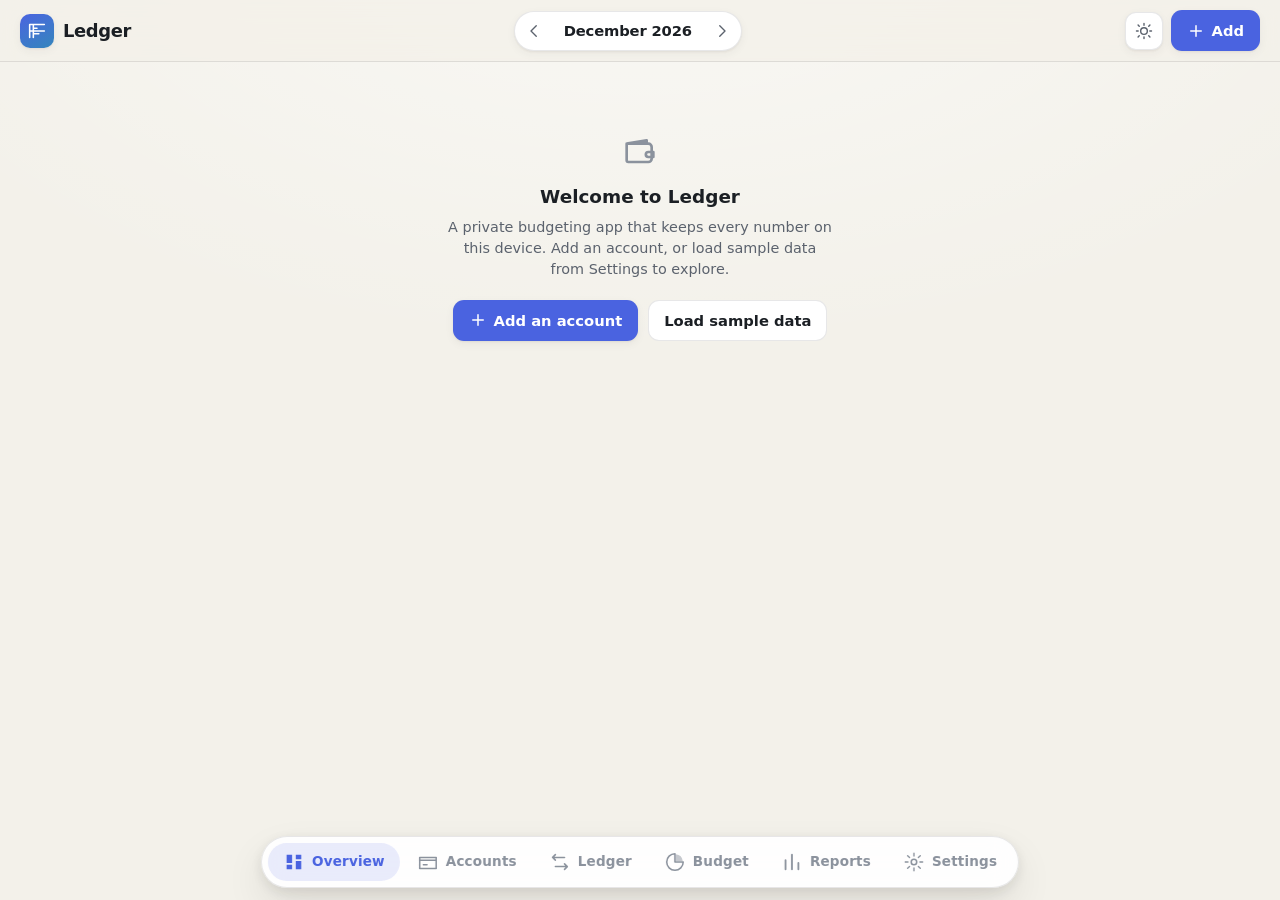
<file: ledger/index.html>
<!doctype html>
<html lang="en">
<head>
<meta charset="utf-8" />
<meta name="viewport" content="width=device-width, initial-scale=1, viewport-fit=cover" />
<meta name="theme-color" content="#0f1216" />
<meta name="description" content="Ledger — a private, offline budgeting app. Your money data never leaves this device." />
<title>Ledger</title>
<link rel="icon" href="icons/icon.svg" />
<link rel="manifest" href="manifest.webmanifest" />
<link rel="stylesheet" href="styles.css" />
</head>
<body>
<div class="app" id="app" hidden>

  <!-- ───────────────────────────  Top bar  ─────────────────────────── -->
  <header class="topbar">
    <div class="topbar__brand">
      <span class="brand__mark" aria-hidden="true">
        <svg viewBox="0 0 24 24" width="22" height="22"><path d="M4 5h16M4 5v14M4 12h16M8 5v14M8 9h4M8 15h6" fill="none" stroke="currentColor" stroke-width="1.7" stroke-linecap="round"/></svg>
      </span>
      <span class="brand__name">Ledger</span>
    </div>

    <div class="monthnav" id="monthnav" role="group" aria-label="Select month">
      <button class="monthnav__btn" id="monthPrev" aria-label="Previous month">
        <svg viewBox="0 0 24 24" width="18" height="18"><path d="M15 5l-7 7 7 7" fill="none" stroke="currentColor" stroke-width="1.8" stroke-linecap="round" stroke-linejoin="round"/></svg>
      </button>
      <button class="monthnav__label" id="monthLabel">Month</button>
      <button class="monthnav__btn" id="monthNext" aria-label="Next month">
        <svg viewBox="0 0 24 24" width="18" height="18"><path d="M9 5l7 7-7 7" fill="none" stroke="currentColor" stroke-width="1.8" stroke-linecap="round" stroke-linejoin="round"/></svg>
      </button>
    </div>

    <div class="topbar__actions">
      <button class="iconbtn" id="themeBtn" aria-label="Toggle theme" title="Toggle theme">
        <svg class="ic-theme" viewBox="0 0 24 24" width="20" height="20"><path d="M12 3v2M12 19v2M5 12H3M21 12h-2M6.3 6.3 4.9 4.9M19.1 19.1l-1.4-1.4M17.7 6.3l1.4-1.4M4.9 19.1l1.4-1.4" fill="none" stroke="currentColor" stroke-width="1.7" stroke-linecap="round"/><circle cx="12" cy="12" r="4" fill="none" stroke="currentColor" stroke-width="1.7"/></svg>
      </button>
      <button class="btn btn--primary btn--add" id="addBtn">
        <svg viewBox="0 0 24 24" width="18" height="18"><path d="M12 5v14M5 12h14" fill="none" stroke="currentColor" stroke-width="2" stroke-linecap="round"/></svg>
        <span>Add</span>
      </button>
    </div>
  </header>

  <!-- ───────────────────────────  Views  ─────────────────────────── -->
  <main class="main" id="main">
    <section class="view" id="view-overview" data-view="overview"></section>
    <section class="view" id="view-accounts" data-view="accounts" hidden></section>
    <section class="view" id="view-transactions" data-view="transactions" hidden></section>
    <section class="view" id="view-budget" data-view="budget" hidden></section>
    <section class="view" id="view-reports" data-view="reports" hidden></section>
    <section class="view" id="view-settings" data-view="settings" hidden></section>
  </main>

  <!-- ───────────────────────────  Nav  ─────────────────────────── -->
  <nav class="nav" id="nav" aria-label="Sections">
    <button class="nav__item is-active" data-nav="overview">
      <svg viewBox="0 0 24 24" width="22" height="22"><path d="M4 13h6V4H4v9Zm0 7h6v-5H4v5Zm10 0h6V11h-6v9Zm0-16v5h6V4h-6Z" fill="currentColor"/></svg>
      <span>Overview</span>
    </button>
    <button class="nav__item" data-nav="accounts">
      <svg viewBox="0 0 24 24" width="22" height="22"><path d="M3 7h18v12H3zM3 10h18M7 15h4" fill="none" stroke="currentColor" stroke-width="1.7" stroke-linecap="round" stroke-linejoin="round"/></svg>
      <span>Accounts</span>
    </button>
    <button class="nav__item" data-nav="transactions">
      <svg viewBox="0 0 24 24" width="22" height="22"><path d="M4 7h13M4 7l3-3M4 7l3 3M20 17H7M20 17l-3-3M20 17l-3 3" fill="none" stroke="currentColor" stroke-width="1.7" stroke-linecap="round" stroke-linejoin="round"/></svg>
      <span>Ledger</span>
    </button>
    <button class="nav__item" data-nav="budget">
      <svg viewBox="0 0 24 24" width="22" height="22"><path d="M12 3a9 9 0 1 0 9 9h-9V3Z" fill="none" stroke="currentColor" stroke-width="1.7" stroke-linejoin="round"/><path d="M13 3.5A8.5 8.5 0 0 1 20.5 11H13V3.5Z" fill="currentColor" opacity=".5"/></svg>
      <span>Budget</span>
    </button>
    <button class="nav__item" data-nav="reports">
      <svg viewBox="0 0 24 24" width="22" height="22"><path d="M5 20V10M12 20V4M19 20v-7" fill="none" stroke="currentColor" stroke-width="2" stroke-linecap="round"/></svg>
      <span>Reports</span>
    </button>
    <button class="nav__item" data-nav="settings">
      <svg viewBox="0 0 24 24" width="22" height="22"><circle cx="12" cy="12" r="3" fill="none" stroke="currentColor" stroke-width="1.7"/><path d="M12 2.5v3M12 18.5v3M2.5 12h3M18.5 12h3M5.1 5.1l2.1 2.1M16.8 16.8l2.1 2.1M18.9 5.1l-2.1 2.1M7.2 16.8l-2.1 2.1" fill="none" stroke="currentColor" stroke-width="1.5" stroke-linecap="round"/></svg>
      <span>Settings</span>
    </button>
  </nav>

</div>

<!-- ───────────────────────────  Modal host  ─────────────────────────── -->
<div class="modal" id="modal" hidden>
  <div class="modal__scrim" data-close></div>
  <div class="modal__sheet" role="dialog" aria-modal="true" aria-labelledby="modalTitle">
    <div class="modal__head">
      <h2 class="modal__title" id="modalTitle">Title</h2>
      <button class="iconbtn" data-close aria-label="Close">
        <svg viewBox="0 0 24 24" width="20" height="20"><path d="M6 6l12 12M18 6L6 18" fill="none" stroke="currentColor" stroke-width="1.8" stroke-linecap="round"/></svg>
      </button>
    </div>
    <div class="modal__body" id="modalBody"></div>
  </div>
</div>

<div class="toast" id="toast" hidden></div>

<script src="js/store.js"></script>
<script src="js/icons.js"></script>
<script src="js/charts.js"></script>
<script src="js/ui.js"></script>
<script src="js/app.js"></script>
</body>
</html>
</file>
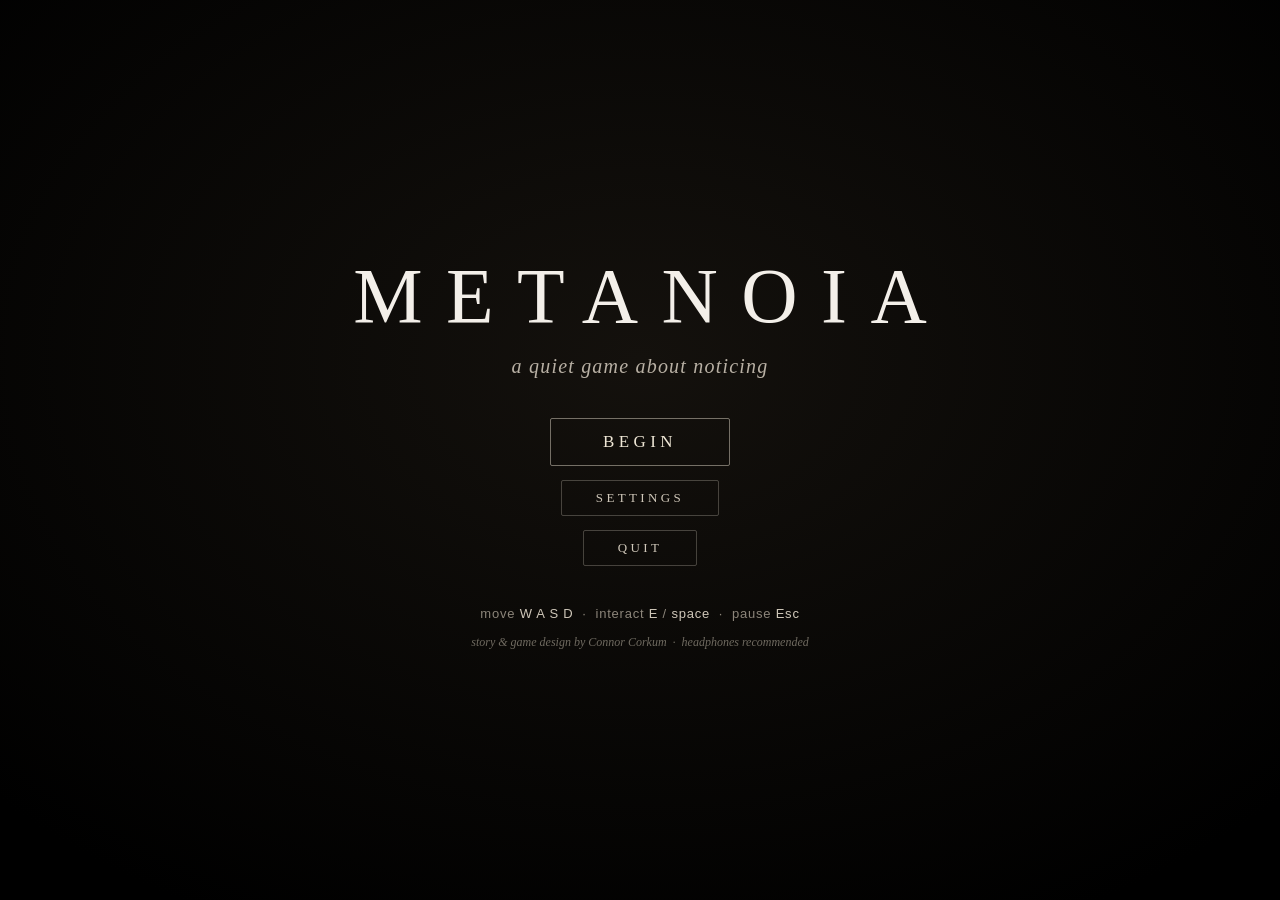
<file: metanoia/index.html>
<!DOCTYPE html>
<html lang="en">
<head>
<meta charset="utf-8" />
<meta name="viewport" content="width=device-width, initial-scale=1, maximum-scale=1" />
<title>Metanoia</title>
<link rel="stylesheet" href="styles.css" />
</head>
<body>
<div id="app">
  <!-- The rendered world. Color grading is applied to this canvas. -->
  <canvas id="game"></canvas>

  <!-- Subtle film/vignette layer so flat geometry reads as cinematic. -->
  <div id="grain"></div>
  <div id="vignette"></div>

  <!-- A quiet prompt naming the action you can take. -->
  <div id="prompt"></div>

  <!-- Internal monologue / subtitles. Fragmented, understated. -->
  <div id="monologue"></div>

  <!-- Conversations with other characters. -->
  <div id="dialogue">
    <div class="dlg-inner">
      <div id="dlgName"></div>
      <div id="dlgText"></div>
      <div id="dlgHint">space ▾</div>
    </div>
  </div>

  <!-- Minigame heads-up text (instructions / score). -->
  <div id="mgTop"></div>
  <div id="mgBottom"></div>

  <!-- Chapter cards and quiet captions. -->
  <div id="caption"></div>

  <!-- The black overlay that performs blinks and covers scene swaps. -->
  <div id="blink"></div>

  <!-- The reading surface: handwritten letter that bleeds into a world. -->
  <div id="reader">
    <div id="paper">
      <div id="letterText"></div>
      <div id="readHint">click to keep reading</div>
    </div>
    <div id="ink"></div>
  </div>

  <!-- The corkboard: reread letters you've received. -->
  <div id="board" class="hidden">
    <div class="board-inner">
      <h2>letters on the board</h2>
      <div id="boardList"></div>
      <button class="ghost" id="boardClose">close</button>
    </div>
  </div>

  <!-- Scrolling credits. -->
  <div id="credits" class="hidden"><div id="creditsRoll"></div></div>

  <!-- Title / menu. -->
  <div id="title">
    <div class="title-inner">
      <h1>METANOIA</h1>
      <p class="tag">a quiet game about noticing</p>
      <div class="menu">
        <button id="beginBtn">Begin</button>
        <button class="ghost" id="settingsBtn">Settings</button>
        <button class="ghost" id="quitBtn">Quit</button>
      </div>
      <div class="controls">move <b>W A S D</b> &nbsp;·&nbsp; interact <b>E</b> / <b>space</b> &nbsp;·&nbsp; pause <b>Esc</b></div>
      <div class="headphones">story &amp; game design by Connor Corkum &nbsp;·&nbsp; headphones recommended</div>
    </div>
  </div>

  <!-- Settings panel. -->
  <div id="settings" class="hidden">
    <div class="settings-inner">
      <h2>settings</h2>
      <label>Master volume <input type="range" id="setMaster" min="0" max="100" /></label>
      <label>Music <input type="range" id="setMusic" min="0" max="100" /></label>
      <label>Sound effects <input type="range" id="setSfx" min="0" max="100" /></label>
      <label>Text speed <input type="range" id="setText" min="50" max="200" /></label>
      <label class="check"><input type="checkbox" id="setGrain" /> Film grain</label>
      <label class="check"><input type="checkbox" id="setVignette" /> Vignette</label>
      <button id="settingsClose">done</button>
    </div>
  </div>

  <!-- Pause overlay. -->
  <div id="pause" class="hidden">
    <div class="pause-inner">
      <p>paused</p>
      <button id="resumeBtn">resume</button>
      <button class="ghost" id="pauseSettingsBtn">settings</button>
      <button class="ghost" id="pauseQuitBtn">quit to menu</button>
    </div>
  </div>

  <!-- Objectives tab (toggle with Tab). -->
  <div id="objectives" class="hidden">
    <div class="obj-head"><span id="objHeading">Objectives</span><span class="obj-key">Tab</span></div>
    <ul id="objList"></ul>
  </div>

  <!-- Low corner hint, fades after a while. -->
  <div id="hint">W A S D to move</div>
</div>

<script src="src/engine.js"></script>
<script src="src/content.js"></script>
<script src="src/main.js"></script>
</body>
</html>
</file>
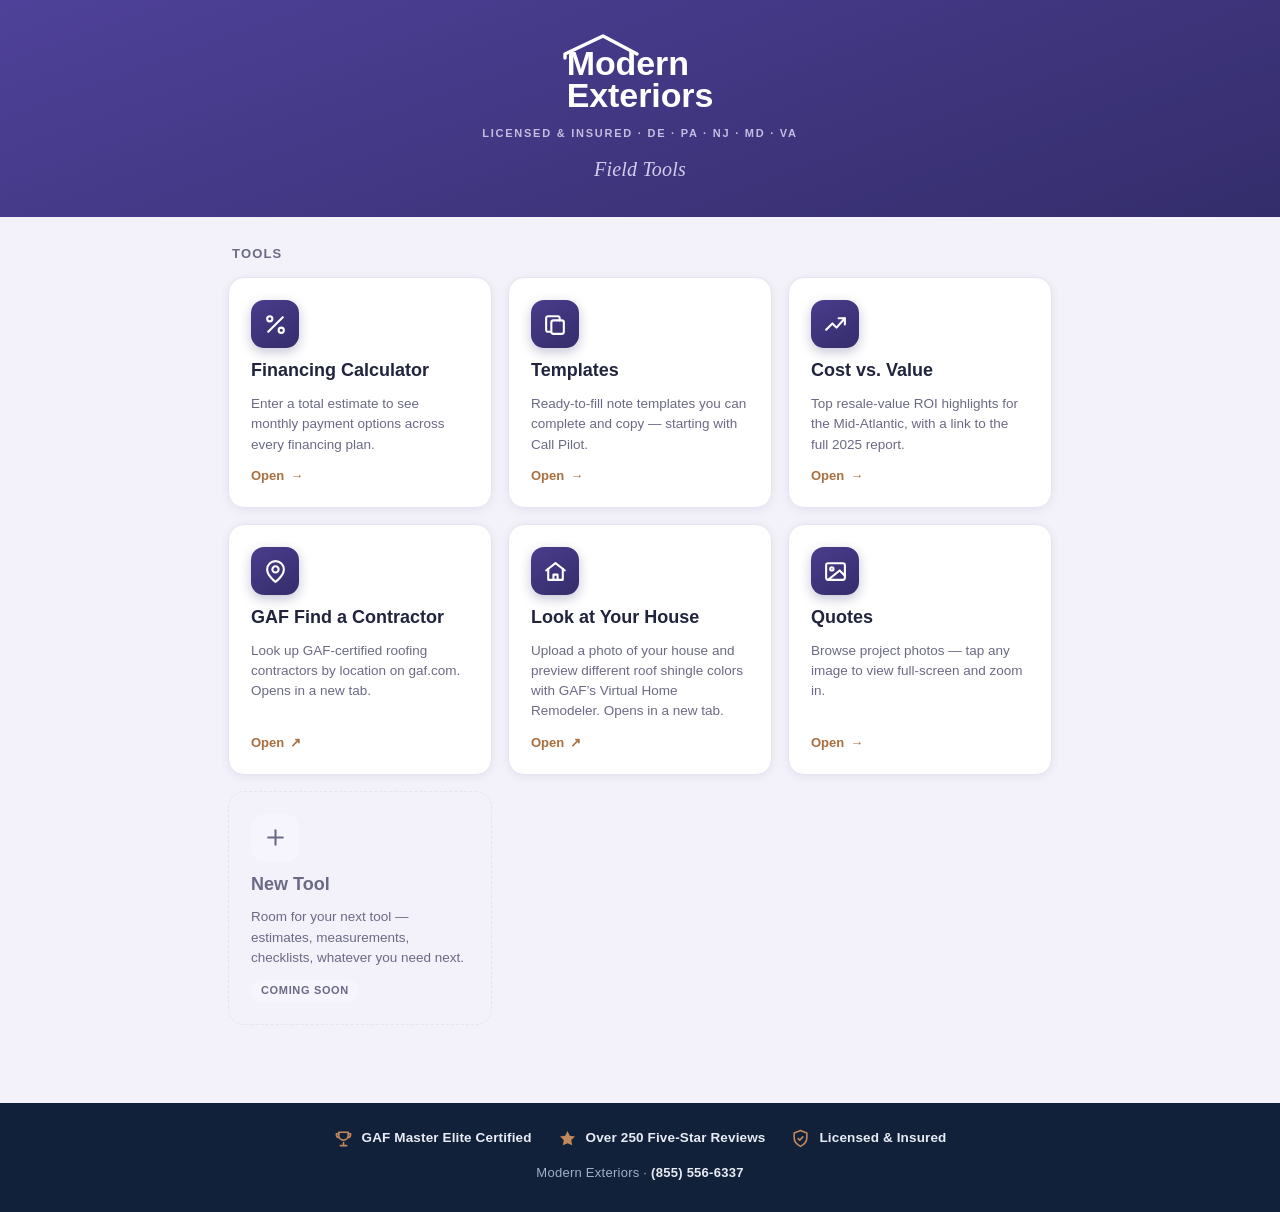
<file: moderntools/index.html>
<!DOCTYPE html>
<html lang="en">
<head>
  <meta charset="UTF-8" />
  <meta name="viewport" content="width=device-width, initial-scale=1.0" />
  <title>Modern Exteriors — Field Tools</title>
<style>
  :root {
    color-scheme: light dark;

    /* ---- Brand core (constant across themes) ---- */
    --indigo: #4a3c8c;
    --indigo-deep: #342d6b;
    --indigo-bright: #5a4ba6;
    --copper: #c4895a;
    --copper-dark: #a96f3f;

    /* ---- Themed tokens (light defaults) ---- */
    --bg: #f3f1f9;
    --card: #ffffff;
    --ink: #21243d;
    --muted: #6b6a86;
    --line: #e7e4f1;
    --chip: #f6f4fc;
    --chip-hover: #ede9f8;
    --copper-soft: #f6ebe1;
    --footer-navy: #12213a;
    --footer-ink: #e7ecf5;
    --footer-muted: #9fb0c8;
    --header-from: #4e4199;
    --header-to: #342d6b;
    --header-sub: #d3ccec;
    --shadow: 0 12px 32px rgba(52, 45, 107, 0.12);
    --shadow-sm: 0 2px 8px rgba(52, 45, 107, 0.08);
    --radius: 16px;
  }

  @media (prefers-color-scheme: dark) {
    :root {
      --bg: #0f1326; --card: #191d38; --ink: #ecebf6; --muted: #a6a3c6;
      --line: #2b2f52; --chip: #171b34; --chip-hover: #232746;
      --copper-soft: #3a2a1c; --footer-navy: #0b1626; --footer-ink: #e7ecf5; --footer-muted: #93a4bd;
      --header-from: #453a86; --header-to: #2a2456; --header-sub: #c3bce4;
      --shadow: 0 14px 36px rgba(0, 0, 0, 0.5);
      --shadow-sm: 0 2px 10px rgba(0, 0, 0, 0.4);
    }
  }
  :root[data-theme="light"] {
    --bg: #f3f1f9; --card: #ffffff; --ink: #21243d; --muted: #6b6a86;
    --line: #e7e4f1; --chip: #f6f4fc; --chip-hover: #ede9f8;
    --copper-soft: #f6ebe1; --footer-navy: #12213a; --footer-ink: #e7ecf5; --footer-muted: #9fb0c8;
    --header-from: #4e4199; --header-to: #342d6b; --header-sub: #d3ccec;
    --shadow: 0 12px 32px rgba(52, 45, 107, 0.12);
    --shadow-sm: 0 2px 8px rgba(52, 45, 107, 0.08);
  }
  :root[data-theme="dark"] {
    --bg: #0f1326; --card: #191d38; --ink: #ecebf6; --muted: #a6a3c6;
    --line: #2b2f52; --chip: #171b34; --chip-hover: #232746;
    --copper-soft: #3a2a1c; --footer-navy: #0b1626; --footer-ink: #e7ecf5; --footer-muted: #93a4bd;
    --header-from: #453a86; --header-to: #2a2456; --header-sub: #c3bce4;
    --shadow: 0 14px 36px rgba(0, 0, 0, 0.5);
    --shadow-sm: 0 2px 10px rgba(0, 0, 0, 0.4);
  }

  * { box-sizing: border-box; }

  body {
    margin: 0;
    background: var(--bg);
    color: var(--ink);
    font-family: -apple-system, BlinkMacSystemFont, "Segoe UI", Roboto, Helvetica, Arial, sans-serif;
    -webkit-font-smoothing: antialiased;
    line-height: 1.4;
    overflow-x: hidden;
    text-size-adjust: 100%;
    -webkit-text-size-adjust: 100%;
    min-height: 100vh;
    min-height: 100dvh;
    display: flex;
    flex-direction: column;
  }

  .serif { font-family: Georgia, "Times New Roman", "Iowan Old Style", serif; }
  .wrap { max-width: 860px; width: 100%; margin: 0 auto; padding: 0 18px 44px; flex: 1 0 auto; }
  header.brand, footer.trust { flex-shrink: 0; }

  /* ---------- Header / brand ---------- */
  header.brand {
    background: linear-gradient(160deg, var(--header-from) 0%, var(--header-to) 100%);
    color: #fff; padding: 34px 18px 34px; text-align: center;
  }
  .brand-inner {
    max-width: 860px; margin: 0 auto;
    display: flex; flex-direction: column; align-items: center; gap: 14px;
  }
  .logo { position: relative; display: inline-block; padding-top: 14px; }
  .logo .roofline {
    position: absolute; top: 0; left: -4px;
    width: clamp(96px, 30vw, 116px); height: 26px; overflow: visible;
  }
  .logo .word {
    display: flex; flex-direction: column; align-items: flex-start;
    line-height: 0.94; letter-spacing: -0.005em;
    font-family: "Arial Black", "Helvetica Neue", Helvetica, Arial, sans-serif;
    font-weight: 800; color: #fff;
  }
  .logo .word .l1, .logo .word .l2 { font-size: clamp(26px, 8vw, 34px); }
  header.brand h1 {
    margin: 0; font-size: clamp(16px, 4.6vw, 20px); font-weight: 400; font-style: italic;
    color: var(--header-sub); letter-spacing: 0.01em;
  }
  .brand-eyebrow {
    font-size: 11px; font-weight: 700; text-transform: uppercase;
    letter-spacing: 0.16em; color: var(--header-sub); opacity: 0.9;
  }

  /* ---------- Tools grid ---------- */
  .section-title {
    margin: 28px 4px 14px; font-size: 13px; font-weight: 700;
    letter-spacing: 0.09em; text-transform: uppercase; color: var(--muted);
  }
  .tools-grid {
    display: grid;
    grid-template-columns: repeat(auto-fill, minmax(240px, 1fr));
    gap: 16px;
  }
  .tool-card {
    display: flex; flex-direction: column; gap: 12px;
    background: var(--card); border: 1px solid var(--line);
    border-radius: var(--radius); padding: 22px;
    text-decoration: none; color: inherit;
    box-shadow: var(--shadow-sm); min-height: 172px;
    transition: transform 0.13s, box-shadow 0.13s, border-color 0.13s;
    -webkit-tap-highlight-color: transparent;
  }
  .tool-card:hover { transform: translateY(-3px); box-shadow: var(--shadow); border-color: var(--indigo-bright); }
  .tool-card:focus-visible { outline: 3px solid var(--indigo-bright); outline-offset: 2px; }
  .tool-card .icon {
    width: 48px; height: 48px; border-radius: 13px; flex: none;
    display: grid; place-items: center; color: #fff;
    background: linear-gradient(150deg, var(--indigo) 0%, var(--indigo-deep) 100%);
    box-shadow: 0 4px 12px rgba(52, 45, 107, 0.28);
  }
  .tool-card .icon svg { width: 25px; height: 25px; }
  .tool-card .t-title { font-size: 18px; font-weight: 800; color: var(--ink); line-height: 1.2; }
  .tool-card .t-desc { font-size: 13.5px; color: var(--muted); line-height: 1.5; flex: 1; }
  .tool-card .t-cta {
    font-size: 13px; font-weight: 700; color: var(--copper-dark);
    display: inline-flex; align-items: center; gap: 6px;
  }
  .tool-card .t-cta .arrow { transition: transform 0.13s; }
  .tool-card:hover .t-cta .arrow { transform: translateX(3px); }

  /* Placeholder / coming-soon tiles */
  .tool-card.soon {
    border-style: dashed; box-shadow: none; background: transparent; cursor: default;
  }
  .tool-card.soon:hover { transform: none; box-shadow: none; border-color: var(--line); }
  .tool-card.soon .icon {
    background: var(--chip); color: var(--muted); box-shadow: none;
  }
  .tool-card.soon .t-title { color: var(--muted); }
  .badge-soon {
    align-self: flex-start; font-size: 11px; font-weight: 800;
    text-transform: uppercase; letter-spacing: 0.06em; color: var(--muted);
    background: var(--chip); border-radius: 999px; padding: 3px 10px;
  }

  /* ---------- Trust footer (full-bleed) ---------- */
  footer.trust {
    background: var(--footer-navy); color: var(--footer-ink);
    padding: 26px 18px 30px; margin-top: 34px;
  }
  .trust-inner {
    max-width: 860px; margin: 0 auto;
    display: flex; flex-wrap: wrap; justify-content: center; gap: 14px 26px;
  }
  .trust-item {
    display: inline-flex; align-items: center; gap: 9px;
    font-size: 13.5px; font-weight: 600; letter-spacing: 0.01em;
  }
  .trust-item svg { width: 19px; height: 19px; flex: none; color: var(--copper); }
  .trust-phone {
    max-width: 860px; margin: 16px auto 0; text-align: center;
    font-size: 13px; color: var(--footer-muted); letter-spacing: 0.02em;
  }
  .trust-phone a { color: var(--footer-ink); font-weight: 700; text-decoration: none; }

  @media (max-width: 520px) {
    .tools-grid { grid-template-columns: 1fr; }
    .trust-inner { flex-direction: column; align-items: flex-start; gap: 12px; max-width: 320px; }
  }
  @media (max-width: 380px) {
    .wrap { padding: 0 14px 40px; }
  }
  @media (prefers-reduced-motion: reduce) { * { transition: none !important; } }

  /* Back-to-top button (fixed, appears after scrolling) */
  .to-top {
    position: fixed; z-index: 50;
    right: max(16px, env(safe-area-inset-right));
    bottom: max(16px, env(safe-area-inset-bottom));
    width: 46px; height: 46px; border-radius: 50%; border: none; cursor: pointer;
    background: var(--copper); color: #fff;
    box-shadow: 0 6px 18px rgba(0, 0, 0, 0.28);
    display: grid; place-items: center;
    opacity: 0; visibility: hidden; transform: translateY(10px);
    transition: opacity 0.2s, transform 0.2s, visibility 0.2s, background 0.12s;
    -webkit-tap-highlight-color: transparent; touch-action: manipulation;
  }
  .to-top.show { opacity: 0.9; visibility: visible; transform: translateY(0); }
  .to-top:hover { opacity: 1; background: var(--copper-dark); }
  .to-top:focus-visible { outline: 3px solid var(--indigo-bright); outline-offset: 2px; }
  .to-top svg { width: 22px; height: 22px; }
  @media (prefers-reduced-motion: reduce) { .to-top { transition: none; } }
  @media print { .to-top { display: none !important; } }
</style>
</head>
<body>
<header class="brand">
  <div class="brand-inner">
    <div class="logo">
      <svg class="roofline" viewBox="0 0 116 26" fill="none" aria-hidden="true">
        <path d="M2 24 L2 20 L40 2 L74 20" stroke="#ffffff" stroke-width="3.4"
              stroke-linecap="round" stroke-linejoin="round"/>
      </svg>
      <span class="word">
        <span class="l1">Modern</span>
        <span class="l2">Exteriors</span>
      </span>
    </div>
    <div class="brand-eyebrow">Licensed &amp; Insured &middot; DE &middot; PA &middot; NJ &middot; MD &middot; VA</div>
    <h1 class="serif">Field Tools</h1>
  </div>
</header>

<div class="wrap">
  <div class="section-title">Tools</div>
  <div class="tools-grid">

    <a class="tool-card" href="financing.html">
      <span class="icon" aria-hidden="true">
        <svg viewBox="0 0 24 24" fill="none" stroke="currentColor" stroke-width="2" stroke-linecap="round" stroke-linejoin="round">
          <line x1="19" y1="5" x2="5" y2="19"/>
          <circle cx="6.5" cy="6.5" r="2.5"/>
          <circle cx="17.5" cy="17.5" r="2.5"/>
        </svg>
      </span>
      <div class="t-title">Financing Calculator</div>
      <div class="t-desc">Enter a total estimate to see monthly payment options across every financing plan.</div>
      <span class="t-cta">Open <span class="arrow">&rarr;</span></span>
    </a>

    <a class="tool-card" href="templates.html">
      <span class="icon" aria-hidden="true">
        <svg viewBox="0 0 24 24" fill="none" stroke="currentColor" stroke-width="2" stroke-linecap="round" stroke-linejoin="round">
          <rect x="8" y="8" width="12" height="13" rx="2"/>
          <path d="M16 8V6a2 2 0 0 0-2-2H5a2 2 0 0 0-2 2v11a2 2 0 0 0 2 2h2"/>
        </svg>
      </span>
      <div class="t-title">Templates</div>
      <div class="t-desc">Ready-to-fill note templates you can complete and copy — starting with Call Pilot.</div>
      <span class="t-cta">Open <span class="arrow">&rarr;</span></span>
    </a>

    <a class="tool-card" href="cost-value.html">
      <span class="icon" aria-hidden="true">
        <svg viewBox="0 0 24 24" fill="none" stroke="currentColor" stroke-width="2" stroke-linecap="round" stroke-linejoin="round">
          <polyline points="3 17 9 11 13 15 21 6"/>
          <polyline points="15 6 21 6 21 12"/>
        </svg>
      </span>
      <div class="t-title">Cost vs. Value</div>
      <div class="t-desc">Top resale-value ROI highlights for the Mid-Atlantic, with a link to the full 2025 report.</div>
      <span class="t-cta">Open <span class="arrow">&rarr;</span></span>
    </a>

    <a class="tool-card" href="https://www.gaf.com/en-us/roofing-contractors/residential" target="_blank" rel="noopener noreferrer">
      <span class="icon" aria-hidden="true">
        <svg viewBox="0 0 24 24" fill="none" stroke="currentColor" stroke-width="2" stroke-linecap="round" stroke-linejoin="round">
          <path d="M20 10c0 6-8 12-8 12s-8-6-8-12a8 8 0 0 1 16 0z"/>
          <circle cx="12" cy="10" r="3"/>
        </svg>
      </span>
      <div class="t-title">GAF Find a Contractor</div>
      <div class="t-desc">Look up GAF-certified roofing contractors by location on gaf.com. Opens in a new tab.</div>
      <span class="t-cta">Open <span class="arrow">&#8599;</span></span>
    </a>

    <a class="tool-card" href="https://www.gaf.com/en-us/plan-design/design-your-roof" target="_blank" rel="noopener noreferrer">
      <span class="icon" aria-hidden="true">
        <svg viewBox="0 0 24 24" fill="none" stroke="currentColor" stroke-width="2" stroke-linecap="round" stroke-linejoin="round">
          <path d="M3 11l9-7 9 7"/>
          <path d="M5 9.5V20h14V9.5"/>
          <path d="M10 20v-5h4v5"/>
        </svg>
      </span>
      <div class="t-title">Look at Your House</div>
      <div class="t-desc">Upload a photo of your house and preview different roof shingle colors with GAF&rsquo;s Virtual Home Remodeler. Opens in a new tab.</div>
      <span class="t-cta">Open <span class="arrow">&#8599;</span></span>
    </a>

    <a class="tool-card" href="quotes.html">
      <span class="icon" aria-hidden="true">
        <svg viewBox="0 0 24 24" fill="none" stroke="currentColor" stroke-width="2" stroke-linecap="round" stroke-linejoin="round">
          <rect x="3" y="4" width="18" height="16" rx="2"/>
          <circle cx="8.5" cy="9.5" r="1.6"/>
          <path d="M21 16l-5-5L5 20"/>
        </svg>
      </span>
      <div class="t-title">Quotes</div>
      <div class="t-desc">Browse project photos — tap any image to view full-screen and zoom in.</div>
      <span class="t-cta">Open <span class="arrow">&rarr;</span></span>
    </a>

    <div class="tool-card soon" aria-disabled="true">
      <span class="icon" aria-hidden="true">
        <svg viewBox="0 0 24 24" fill="none" stroke="currentColor" stroke-width="2" stroke-linecap="round" stroke-linejoin="round">
          <line x1="12" y1="5" x2="12" y2="19"/>
          <line x1="5" y1="12" x2="19" y2="12"/>
        </svg>
      </span>
      <div class="t-title">New Tool</div>
      <div class="t-desc">Room for your next tool — estimates, measurements, checklists, whatever you need next.</div>
      <span class="badge-soon">Coming soon</span>
    </div>

  </div>
</div>

<footer class="trust">
  <div class="trust-inner">
    <span class="trust-item">
      <svg viewBox="0 0 24 24" fill="none" stroke="currentColor" stroke-width="2" stroke-linecap="round" stroke-linejoin="round">
        <path d="M8 21h8M12 17v4M6 4h12v4a6 6 0 0 1-12 0V4z"/>
        <path d="M6 6H3v1a4 4 0 0 0 4 4M18 6h3v1a4 4 0 0 1-4 4"/>
      </svg>
      GAF Master Elite Certified
    </span>
    <span class="trust-item">
      <svg viewBox="0 0 24 24" fill="currentColor">
        <path d="M12 2.5l2.9 6 6.6.9-4.8 4.6 1.2 6.5L12 17.9 6.1 20.5l1.2-6.5L2.5 9.4l6.6-.9z"/>
      </svg>
      Over 250 Five-Star Reviews
    </span>
    <span class="trust-item">
      <svg viewBox="0 0 24 24" fill="none" stroke="currentColor" stroke-width="2" stroke-linecap="round" stroke-linejoin="round">
        <path d="M12 2l8 3v6c0 5-3.4 8.6-8 11-4.6-2.4-8-6-8-11V5z"/>
        <path d="M9 12l2 2 4-4"/>
      </svg>
      Licensed &amp; Insured
    </span>
  </div>
  <div class="trust-phone">Modern Exteriors &middot; <a href="tel:+18555566337">(855)&nbsp;556-6337</a></div>
</footer>

<button type="button" class="to-top" aria-label="Back to top" title="Back to top">
  <svg viewBox="0 0 24 24" fill="none" stroke="currentColor" stroke-width="2.5" stroke-linecap="round" stroke-linejoin="round" aria-hidden="true">
    <path d="M12 19V5M5 12l7-7 7 7"/>
  </svg>
</button>
<script>
  (function () {
    var b = document.querySelector(".to-top");
    if (!b) return;
    var t = function () { if (window.pageYOffset > 300) b.classList.add("show"); else b.classList.remove("show"); };
    window.addEventListener("scroll", t, { passive: true });
    t();
    b.addEventListener("click", function () {
      var r = window.matchMedia("(prefers-reduced-motion: reduce)").matches;
      window.scrollTo({ top: 0, behavior: r ? "auto" : "smooth" });
    });
  })();
</script>
</body>
</html>
</file>
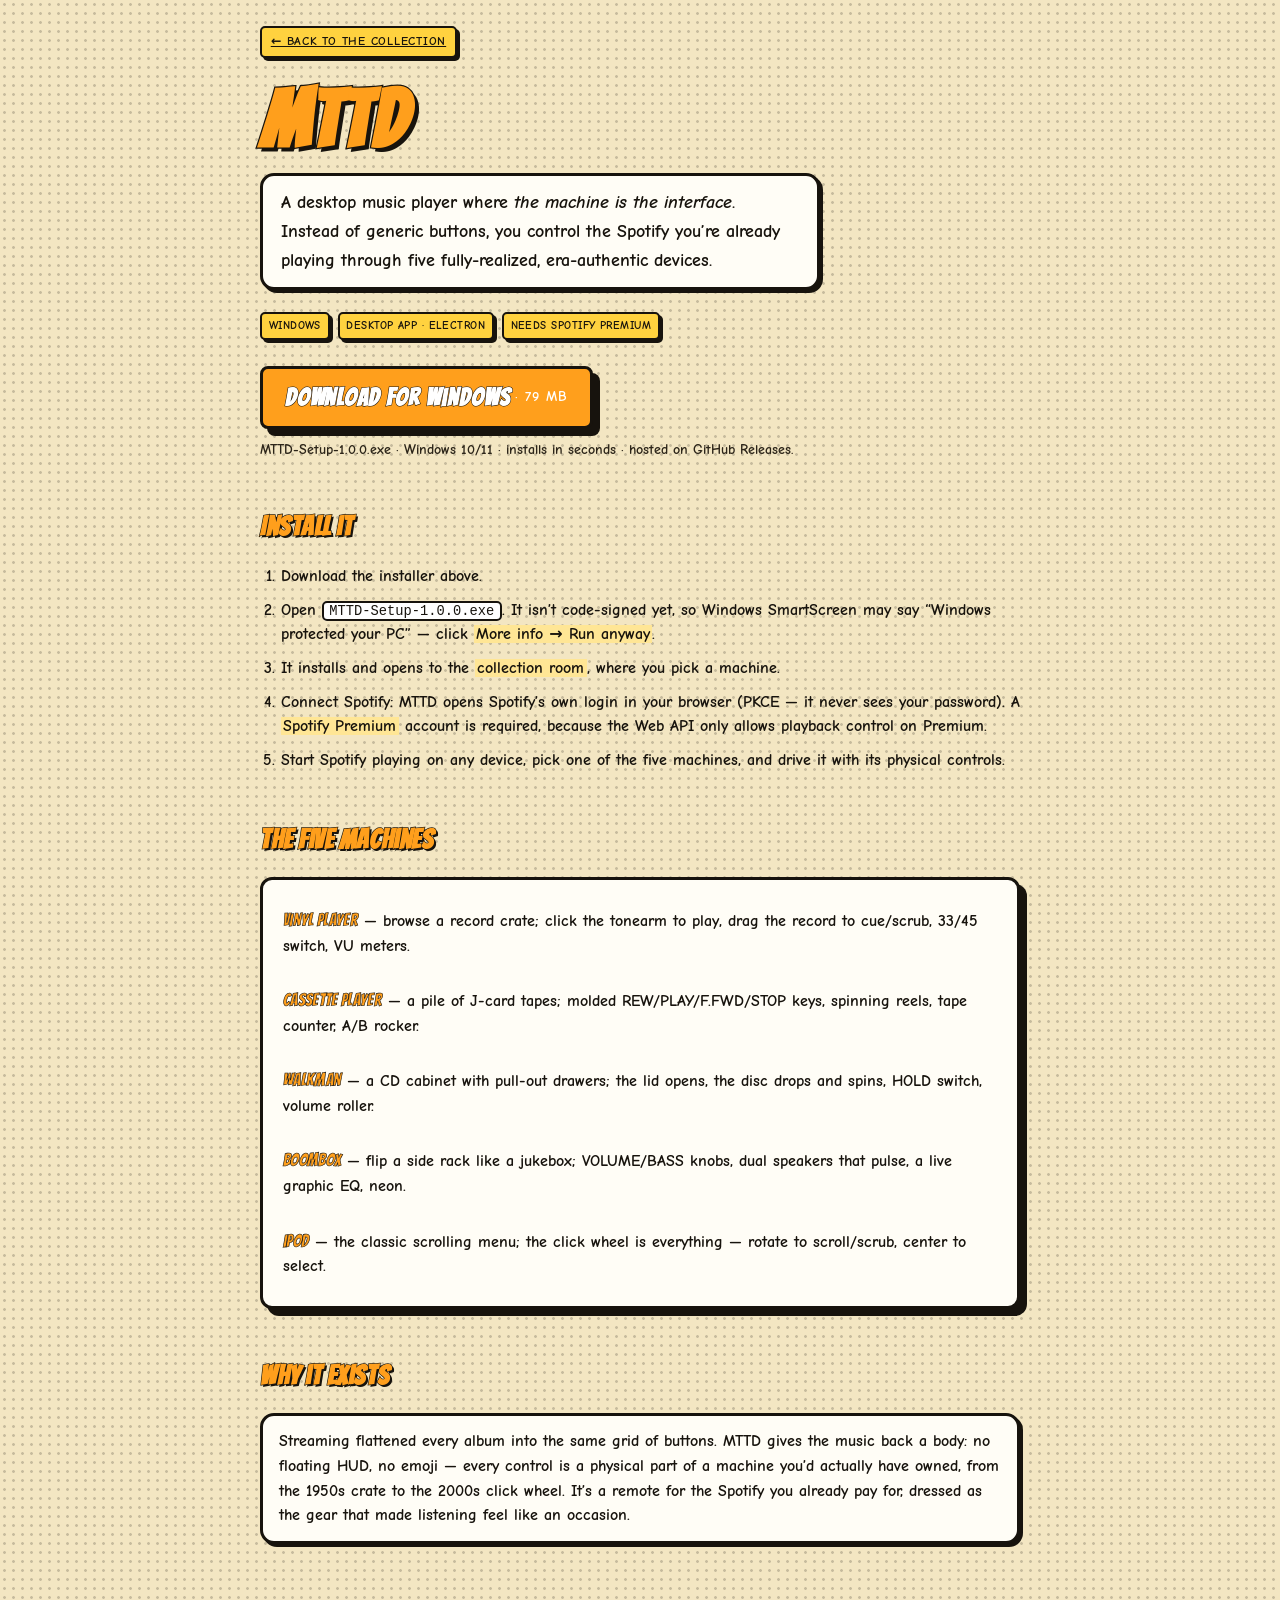
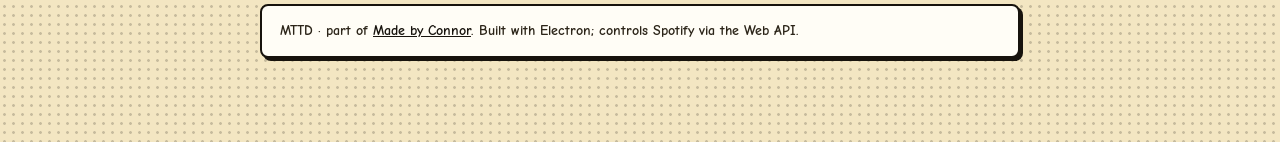
<file: mttd/index.html>
<!DOCTYPE html>
<html lang="en">
<head>
<meta charset="UTF-8" />
<meta name="viewport" content="width=device-width, initial-scale=1.0" />
<title>MTTD — install · Made by Connor</title>
<meta name="description" content="MTTD — a desktop music player where the machine is the interface. Download for Windows, install instructions, and what it's for." />
<meta name="color-scheme" content="light" />
<link rel="icon" href="../favicon.svg" type="image/svg+xml" />
<link rel="preconnect" href="https://fonts.googleapis.com" />
<link rel="preconnect" href="https://fonts.gstatic.com" crossorigin />
<link href="https://fonts.googleapis.com/css2?family=Bangers&family=Comic+Neue:ital,wght@0,400;0,700;1,700&display=swap" rel="stylesheet" />
<style>
  :root{ --a:#ff9f1c; --paper:#f3e6c2; --panel:#fffdf6; --ink:#17130d; --dim:#2c2519;
         --pop-yellow:#ffd23f; --pop-red:#ff3b3b;
         --display:"Bangers",system-ui,sans-serif; --dialog:"Comic Neue",system-ui,sans-serif;
         --w:3px; --sh:7px 7px 0 var(--ink); --sh-sm:3px 3px 0 var(--ink); }
  *{ box-sizing:border-box; }
  body{ margin:0; min-height:100vh; color:var(--ink); font-family:var(--dialog); font-weight:700; line-height:1.55;
        background-color:var(--paper); background-image:radial-gradient(rgba(23,19,13,.2) 1.3px,transparent 1.5px); background-size:9px 9px; }
  .wrap{ width:min(760px,92vw); margin-inline:auto; padding:26px 0 84px; }
  a{ color:var(--ink); }
  .back{ display:inline-flex; align-items:center; gap:.5ch; font-family:var(--dialog); font-weight:700; text-transform:uppercase;
         font-size:.78rem; letter-spacing:.06em; color:var(--ink); background:var(--pop-yellow);
         border:2px solid var(--ink); border-radius:5px; padding:.35em .7em; box-shadow:var(--sh-sm); }
  .back:hover{ transform:translate(-1px,-1px); }
  .hero{ margin-top:26px; }
  h1{ font-family:var(--display); font-size:clamp(2.8rem,10vw,5rem); margin:.1em 0 0; line-height:.9; letter-spacing:.02em;
      color:var(--a); -webkit-text-stroke:2.4px var(--ink); paint-order:stroke fill; text-shadow:4px 4px 0 var(--ink); }
  .lede{ position:relative; font-size:1.15rem; color:var(--ink); background:var(--panel);
         border:var(--w) solid var(--ink); border-radius:14px; padding:.7em 1em; box-shadow:var(--sh-sm); margin:.9em 0 0; max-width:56ch; }
  .lede em{ font-style:italic; }
  .badges{ display:flex; flex-wrap:wrap; gap:8px; margin:22px 0 0; }
  .badge{ font-family:var(--dialog); font-weight:700; text-transform:uppercase; font-size:.7rem; letter-spacing:.04em; color:var(--ink);
          background:var(--pop-yellow); border:2px solid var(--ink); border-radius:5px; padding:.32em .6em; box-shadow:var(--sh-sm); }
  .dl{ display:inline-flex; align-items:center; gap:.5ch; margin:26px 0 6px; font-family:var(--display); font-size:1.5rem; letter-spacing:.04em;
       color:#fff; -webkit-text-stroke:1px var(--ink); paint-order:stroke fill; text-decoration:none;
       background:var(--a); border:var(--w) solid var(--ink); border-radius:8px; padding:.4em .9em; box-shadow:var(--sh);
       transition:transform .1s, box-shadow .1s; }
  .dl small{ font-family:var(--dialog); font-weight:700; -webkit-text-stroke:0; font-size:.9rem; }
  .dl:hover{ transform:translate(-2px,-2px); box-shadow:9px 9px 0 var(--ink); }
  .dl:active{ transform:translate(2px,2px); box-shadow:var(--sh-sm); }
  .note{ color:var(--dim); font-size:.85rem; margin:.3em 0 0; }
  section{ margin-top:46px; }
  h2{ font-family:var(--display); font-size:1.7rem; color:var(--a); margin:0 0 16px; letter-spacing:.02em;
      -webkit-text-stroke:1.2px var(--ink); paint-order:stroke fill; text-shadow:2px 2px 0 var(--ink); }
  ol,ul{ padding-left:1.3em; margin:0; }
  li{ margin:.55em 0; color:var(--ink); }
  li b, li strong{ color:var(--ink); background:color-mix(in srgb,var(--pop-yellow) 55%,#fff); padding:0 .15em; }
  code{ font-family:ui-monospace,"Cascadia Code",Consolas,monospace; font-weight:400; font-size:.86em;
        background:#fff; border:2px solid var(--ink); border-radius:5px; padding:.05em .4em; color:var(--ink); }
  .card{ background:var(--panel); border:var(--w) solid var(--ink); border-radius:12px; padding:18px 20px; box-shadow:var(--sh); }
  .devs{ list-style:none; padding:0; display:grid; gap:11px; }
  .devs li{ padding-left:0; }
  .devs b{ font-family:var(--display); font-weight:400; color:var(--a); -webkit-text-stroke:.6px var(--ink); letter-spacing:.02em;
           font-size:1.05em; background:none; padding:0; }
  .callout{ position:relative; background:var(--panel); border:var(--w) solid var(--ink); border-radius:14px;
            padding:.8em 1em; box-shadow:var(--sh-sm); color:var(--ink); }
  footer{ margin-top:60px; background:var(--panel); border:2px solid var(--ink); border-radius:8px; box-shadow:var(--sh-sm);
          padding:14px 18px; color:var(--dim); font-size:.9rem; }
</style>
</head>
<body>
<div class="wrap">
  <a class="back" href="../">&larr; back to the collection</a>

  <div class="hero">
    <h1>MTTD</h1>
    <p class="lede">A desktop music player where <em>the machine is the interface</em>. Instead of generic buttons, you control the Spotify you&rsquo;re already playing through five fully-realized, era-authentic devices.</p>
    <div class="badges">
      <span class="badge">Windows</span>
      <span class="badge">Desktop app · Electron</span>
      <span class="badge">Needs Spotify Premium</span>
    </div>
    <div>
      <a class="dl" href="https://github.com/CJCx3/HomePage/releases/download/mttd-v1.0.0/MTTD-Setup-1.0.0.exe">Download for Windows <small>· 79 MB</small></a>
      <p class="note">MTTD-Setup-1.0.0.exe · Windows 10/11 · installs in seconds · hosted on GitHub Releases.</p>
    </div>
  </div>

  <section>
    <h2>Install it</h2>
    <ol>
      <li>Download the installer above.</li>
      <li>Open <code>MTTD-Setup-1.0.0.exe</code>. It isn&rsquo;t code-signed yet, so Windows SmartScreen may say &ldquo;Windows protected your PC&rdquo; &mdash; click <b>More info &rarr; Run anyway</b>.</li>
      <li>It installs and opens to the <b>collection room</b>, where you pick a machine.</li>
      <li>Connect Spotify: MTTD opens Spotify&rsquo;s own login in your browser (PKCE &mdash; it never sees your password). A <b>Spotify Premium</b> account is required, because the Web API only allows playback control on Premium.</li>
      <li>Start Spotify playing on any device, pick one of the five machines, and drive it with its physical controls.</li>
    </ol>
  </section>

  <section>
    <h2>The five machines</h2>
    <div class="card">
      <ul class="devs">
        <li><b>Vinyl Player</b> — browse a record crate; click the tonearm to play, drag the record to cue/scrub, 33/45 switch, VU meters.</li>
        <li><b>Cassette Player</b> — a pile of J-card tapes; molded REW/PLAY/F.FWD/STOP keys, spinning reels, tape counter, A/B rocker.</li>
        <li><b>Walkman</b> — a CD cabinet with pull-out drawers; the lid opens, the disc drops and spins, HOLD switch, volume roller.</li>
        <li><b>Boombox</b> — flip a side rack like a jukebox; VOLUME/BASS knobs, dual speakers that pulse, a live graphic EQ, neon.</li>
        <li><b>iPod</b> — the classic scrolling menu; the click wheel is everything — rotate to scroll/scrub, center to select.</li>
      </ul>
    </div>
  </section>

  <section>
    <h2>Why it exists</h2>
    <p class="callout">Streaming flattened every album into the same grid of buttons. MTTD gives the music back a body: no floating HUD, no emoji &mdash; every control is a physical part of a machine you&rsquo;d actually have owned, from the 1950s crate to the 2000s click wheel. It&rsquo;s a remote for the Spotify you already pay for, dressed as the gear that made listening feel like an occasion.</p>
  </section>

  <footer>MTTD · part of <a href="../">Made by Connor</a>. Built with Electron; controls Spotify via the Web API.</footer>
</div>
</body>
</html>
</file>
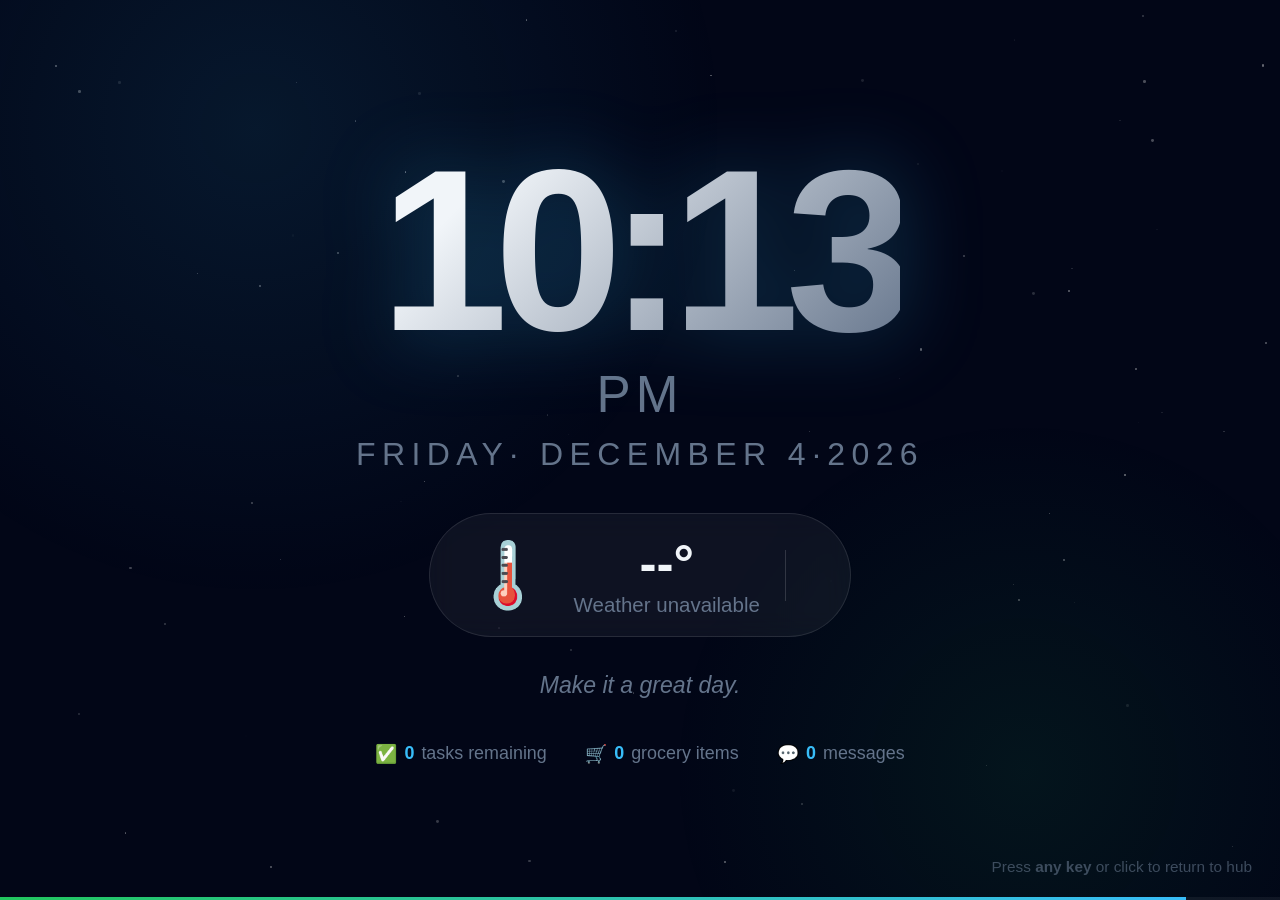
<file: home-hub/ambient.html>
<!DOCTYPE html>
<html lang="en">
<head>
  <meta charset="UTF-8" />
  <meta name="viewport" content="width=device-width, initial-scale=1.0" />
  <title>Corkum Home Hub — TV Mode</title>
  <link rel="icon" href="data:image/svg+xml,%3Csvg xmlns='http://www.w3.org/2000/svg' viewBox='0 0 100 100'%3E%3Ctext y='.9em' font-size='90'%3E%F0%9F%93%BA%3C/text%3E%3C/svg%3E" />
  <style>
    :root { --accent: #38bdf8; --accent2: #22c55e; --text: #f1f5f9; --muted: #64748b; }
    [data-theme="violet"]  { --accent: #a78bfa; --accent2: #f472b6; }
    [data-theme="emerald"] { --accent: #34d399; --accent2: #10b981; }
    [data-theme="ember"]   { --accent: #fb923c; --accent2: #ef4444; }
    [data-theme="gold"]    { --accent: #fbbf24; --accent2: #f59e0b; }
    [data-theme="rose"]    { --accent: #fb7185; --accent2: #f43f5e; }

    *, *::before, *::after { box-sizing: border-box; margin:0; padding:0; }
    html, body { width: 100%; height: 100%; overflow: hidden; }
    body {
      font-family: 'Segoe UI', Arial, Helvetica, sans-serif;
      background: #020617;
      color: var(--text);
      display: flex;
      flex-direction: column;
      align-items: center;
      justify-content: center;
      min-height: 100vh;
      position: relative;
      user-select: none;
      cursor: none;
    }

    /* Animated gradient bg */
    .bg-glow {
      position: fixed; border-radius: 50%; pointer-events: none; z-index: 0;
      background: radial-gradient(circle, color-mix(in srgb, var(--accent) 10%, transparent), transparent 65%);
    }
    .bg-glow-1 { width: 80vw; height: 80vw; top: -30vw; left: -20vw; animation: drift1 20s ease-in-out infinite alternate; }
    .bg-glow-2 { width: 60vw; height: 60vw; bottom: -20vw; right: -10vw; background: radial-gradient(circle, color-mix(in srgb, var(--accent2) 8%, transparent), transparent 65%); animation: drift2 25s ease-in-out infinite alternate; }
    @keyframes drift1 { from{transform:translate(0,0)} to{transform:translate(10vw,10vh)} }
    @keyframes drift2 { from{transform:translate(0,0)} to{transform:translate(-8vw,-8vh)} }

    /* Stars */
    .stars { position:fixed; inset:0; z-index:0; overflow:hidden; }
    .star  { position:absolute; border-radius:50%; background:white; animation:twinkle var(--dur) ease-in-out infinite alternate; }
    @keyframes twinkle { from{opacity:.1} to{opacity:.7} }

    /* Content */
    .content {
      position: relative; z-index: 1; display: flex; flex-direction: column;
      align-items: center; justify-content: center; text-align: center;
      width: 100%; height: 100%; padding: 40px;
      gap: 0;
    }

    .clock-wrap { margin-bottom: 12px; }
    .clock-main {
      font-size: clamp(72px, 18vw, 260px);
      font-weight: 900;
      letter-spacing: -0.06em;
      line-height: 1;
      font-variant-numeric: tabular-nums;
      background: linear-gradient(135deg, var(--text) 20%, var(--muted));
      -webkit-background-clip: text;
      -webkit-text-fill-color: transparent;
      background-clip: text;
      filter: drop-shadow(0 0 40px color-mix(in srgb, var(--accent) 30%, transparent));
    }
    .clock-ampm {
      font-size: clamp(20px, 4vw, 60px);
      color: var(--muted);
      font-weight: 300;
      letter-spacing: .1em;
      -webkit-text-fill-color: var(--muted);
    }
    .date-line {
      font-size: clamp(14px, 2.5vw, 36px);
      color: var(--muted);
      letter-spacing: .2em;
      text-transform: uppercase;
      font-weight: 300;
      margin-bottom: 40px;
    }

    /* Weather row */
    .weather-row {
      display: flex; align-items: center; gap: clamp(12px,2vw,28px);
      background: rgba(255,255,255,0.05);
      border: 1px solid rgba(255,255,255,0.1);
      border-radius: 999px;
      padding: clamp(10px,1.5vw,20px) clamp(20px,3vw,44px);
      backdrop-filter: blur(12px);
      margin-bottom: 30px;
    }
    .w-icon { font-size: clamp(30px, 5vw, 72px); line-height:1; }
    .w-temp  { font-size: clamp(24px, 4vw, 60px); font-weight: 800; }
    .w-desc  { font-size: clamp(12px, 1.6vw, 24px); color: var(--muted); }
    .w-sep   { width:1px; height:clamp(30px,4vw,60px); background:rgba(255,255,255,.15); }
    .w-detail { font-size: clamp(11px, 1.4vw, 20px); color: var(--muted); }

    /* Message */
    .msg-box {
      font-size: clamp(12px, 1.8vw, 28px);
      color: var(--muted);
      max-width: 60vw;
      text-align: center;
      line-height: 1.6;
      min-height: 2em;
      transition: opacity .8s ease;
      margin-bottom: 30px;
      font-style: italic;
    }
    .msg-box.fade { opacity: 0; }

    /* Stats row */
    .stats-row {
      display: flex; gap: clamp(16px,3vw,40px);
      font-size: clamp(11px, 1.4vw, 20px);
      color: var(--muted);
    }
    .stat-item { display:flex; align-items:center; gap:7px; }
    .stat-item strong { color: var(--accent); }

    /* Exit hint */
    .exit-hint {
      position: fixed; bottom: 24px; right: 28px;
      font-size: clamp(10px,1.2vw,16px); color: rgba(100,116,139,.6);
    }

    /* Progress bar (time of day) */
    .day-bar {
      position: fixed; bottom: 0; left: 0; right: 0; height: 3px;
      background: rgba(255,255,255,.06);
    }
    .day-fill {
      height: 100%;
      background: linear-gradient(90deg, var(--accent2), var(--accent));
      transition: width 60s linear;
    }
  </style>
</head>
<body>

<div class="stars" id="stars"></div>
<div class="bg-glow bg-glow-1"></div>
<div class="bg-glow bg-glow-2"></div>

<div class="content">

  <div class="clock-wrap">
    <div class="clock-main" id="a-clock">12:00</div>
    <div class="clock-ampm" id="a-ampm">PM</div>
  </div>
  <div class="date-line" id="a-date">MONDAY · JANUARY 1 · 2026</div>

  <div class="weather-row" id="a-weather">
    <div class="w-icon" id="a-wicon">🌡️</div>
    <div>
      <div class="w-temp" id="a-wtemp">--°</div>
      <div class="w-desc" id="a-wdesc">Loading…</div>
    </div>
    <div class="w-sep" id="a-wsep"></div>
    <div id="a-wdetail"></div>
  </div>

  <div class="msg-box" id="a-msg">Welcome home.</div>

  <div class="stats-row">
    <div class="stat-item">✅ <strong id="a-todos">0</strong> tasks remaining</div>
    <div class="stat-item">🛒 <strong id="a-grocery">0</strong> grocery items</div>
    <div class="stat-item">💬 <strong id="a-msgs">0</strong> messages</div>
  </div>

</div>

<div class="exit-hint">Press <strong>any key</strong> or click to return to hub</div>
<div class="day-bar"><div class="day-fill" id="day-fill"></div></div>

<script>
// ─── STORAGE ───
const get = (k, def=null) => { try{const v=localStorage.getItem('hub_'+k);return v!==null?JSON.parse(v):def;}catch{return def;} };

// ─── THEME ───
const s = get('settings', {});
if (s.theme && s.theme !== 'default') document.documentElement.setAttribute('data-theme', s.theme);

// ─── STARS ───
(function createStars() {
  const c = document.getElementById('stars');
  for (let i = 0; i < 80; i++) {
    const el = document.createElement('div');
    el.className = 'star';
    const size = Math.random() * 2.5 + 0.5;
    el.style.cssText = `width:${size}px;height:${size}px;top:${Math.random()*100}%;left:${Math.random()*100}%;--dur:${2+Math.random()*4}s;opacity:${Math.random()*.4};animation-delay:${Math.random()*5}s;`;
    c.appendChild(el);
  }
})();

// ─── CLOCK (Eastern Time — your area) ───
const TZ = 'America/New_York';
function tick() {
  const now = new Date();
  const h12 = now.toLocaleTimeString('en-US', { timeZone: TZ, hour:'2-digit', minute:'2-digit', hour12:true });
  const [time, ampm] = h12.split(' ');
  document.getElementById('a-clock').textContent = time;
  document.getElementById('a-ampm').textContent  = ampm || '';
  document.getElementById('a-date').textContent  = now.toLocaleDateString('en-US',{timeZone:TZ,weekday:'long',month:'long',day:'numeric',year:'numeric'}).toUpperCase().replace(',','·').replace(', ','·');

  // Day progress bar (based on Eastern Time)
  const parts = new Intl.DateTimeFormat('en-US',{timeZone:TZ,hour:'2-digit',minute:'2-digit',second:'2-digit',hourCycle:'h23'}).formatToParts(now);
  const gp = (t) => parseInt(parts.find(p => p.type === t)?.value || '0', 10);
  const pct = (gp('hour')*3600 + gp('minute')*60 + gp('second')) / 86400 * 100;
  document.getElementById('day-fill').style.width = pct + '%';
}
setInterval(tick, 1000); tick();

// ─── WEATHER ───
async function loadWeather() {
  const settings = get('settings', {});
  const city = settings.weatherCity || 'New York';
  const unit = settings.weatherUnit || 'fahrenheit';
  try {
    const geoRes = await fetch(`https://geocoding-api.open-meteo.com/v1/search?name=${encodeURIComponent(city)}&count=1`);
    const geo    = await geoRes.json();
    if (!geo.results?.length) return;
    const { latitude, longitude, name } = geo.results[0];
    const wRes = await fetch(`https://api.open-meteo.com/v1/forecast?latitude=${latitude}&longitude=${longitude}&current=temperature_2m,apparent_temperature,weather_code,wind_speed_10m,relative_humidity_2m&temperature_unit=${unit}&wind_speed_unit=mph&timezone=auto`);
    const w    = await wRes.json();
    const cur  = w.current;
    const WMO  = {0:['Clear Sky','☀️'],1:['Mainly Clear','🌤️'],2:['Partly Cloudy','⛅'],3:['Overcast','☁️'],45:['Foggy','🌫️'],48:['Icy Fog','🌫️'],51:['Drizzle','🌦️'],53:['Drizzle','🌧️'],55:['Heavy Drizzle','🌧️'],61:['Light Rain','🌧️'],63:['Rain','🌧️'],65:['Heavy Rain','🌧️'],71:['Light Snow','❄️'],73:['Snow','❄️'],75:['Heavy Snow','❄️'],80:['Showers','🌦️'],81:['Showers','🌦️'],82:['Heavy Showers','🌧️'],95:['Thunderstorm','⛈️'],96:['Thunderstorm','⛈️'],99:['Thunderstorm','⛈️']};
    const [desc, icon] = WMO[cur.weather_code] || ['--','🌡️'];
    const sym = unit === 'fahrenheit' ? '°F' : '°C';
    document.getElementById('a-wicon').textContent  = icon;
    document.getElementById('a-wtemp').textContent  = Math.round(cur.temperature_2m) + sym;
    document.getElementById('a-wdesc').textContent  = desc + ' · ' + name;
    document.getElementById('a-wdetail').innerHTML  = `<div class="w-detail">💧 ${cur.relative_humidity_2m}%</div><div class="w-detail">💨 ${Math.round(cur.wind_speed_10m)} mph</div>`;
    document.getElementById('a-wsep').style.display = 'block';
  } catch { document.getElementById('a-wdesc').textContent = 'Weather unavailable'; }
}
loadWeather();
setInterval(loadWeather, 30 * 60 * 1000);

// ─── MESSAGES ROTATOR ───
let msgIdx = 0;
const QUOTES = [
  "Make it a great day.",
  "Home is where the hub is.",
  "You've got this.",
  "Remember to stay hydrated! 💧",
  "What's for dinner tonight? 🍽️",
  "Check your task list!",
];
function rotateMsgFn() {
  const msgs = get('messages', []);
  const el   = document.getElementById('a-msg');
  if (!el) return;
  let text;
  if (msgs.length) {
    const m = msgs[msgIdx % msgs.length];
    text = `${m.from}: "${m.body.slice(0,120)}"`;
    msgIdx = (msgIdx + 1) % msgs.length;
  } else {
    text = QUOTES[msgIdx % QUOTES.length];
    msgIdx = (msgIdx + 1) % QUOTES.length;
  }
  el.classList.add('fade');
  setTimeout(() => { el.textContent = text; el.classList.remove('fade'); }, 800);
}
rotateMsgFn();
setInterval(rotateMsgFn, 12000);

// ─── STATS ───
function updateStats() {
  const todos   = get('todos', []).filter(t => !t.done).length;
  const grocery = get('grocery', []).filter(g => !g.checked).length;
  const msgs    = get('messages', []).length;
  document.getElementById('a-todos')  && (document.getElementById('a-todos').textContent   = todos);
  document.getElementById('a-grocery') && (document.getElementById('a-grocery').textContent = grocery);
  document.getElementById('a-msgs')   && (document.getElementById('a-msgs').textContent    = msgs);
}
updateStats();
setInterval(updateStats, 30000);

// ─── EXIT ───
['keydown','click','touchstart'].forEach(ev => {
  document.addEventListener(ev, () => {
    window.location.href = 'index.html';
  }, { once: true });
});
</script>
</body>
</html>
</file>
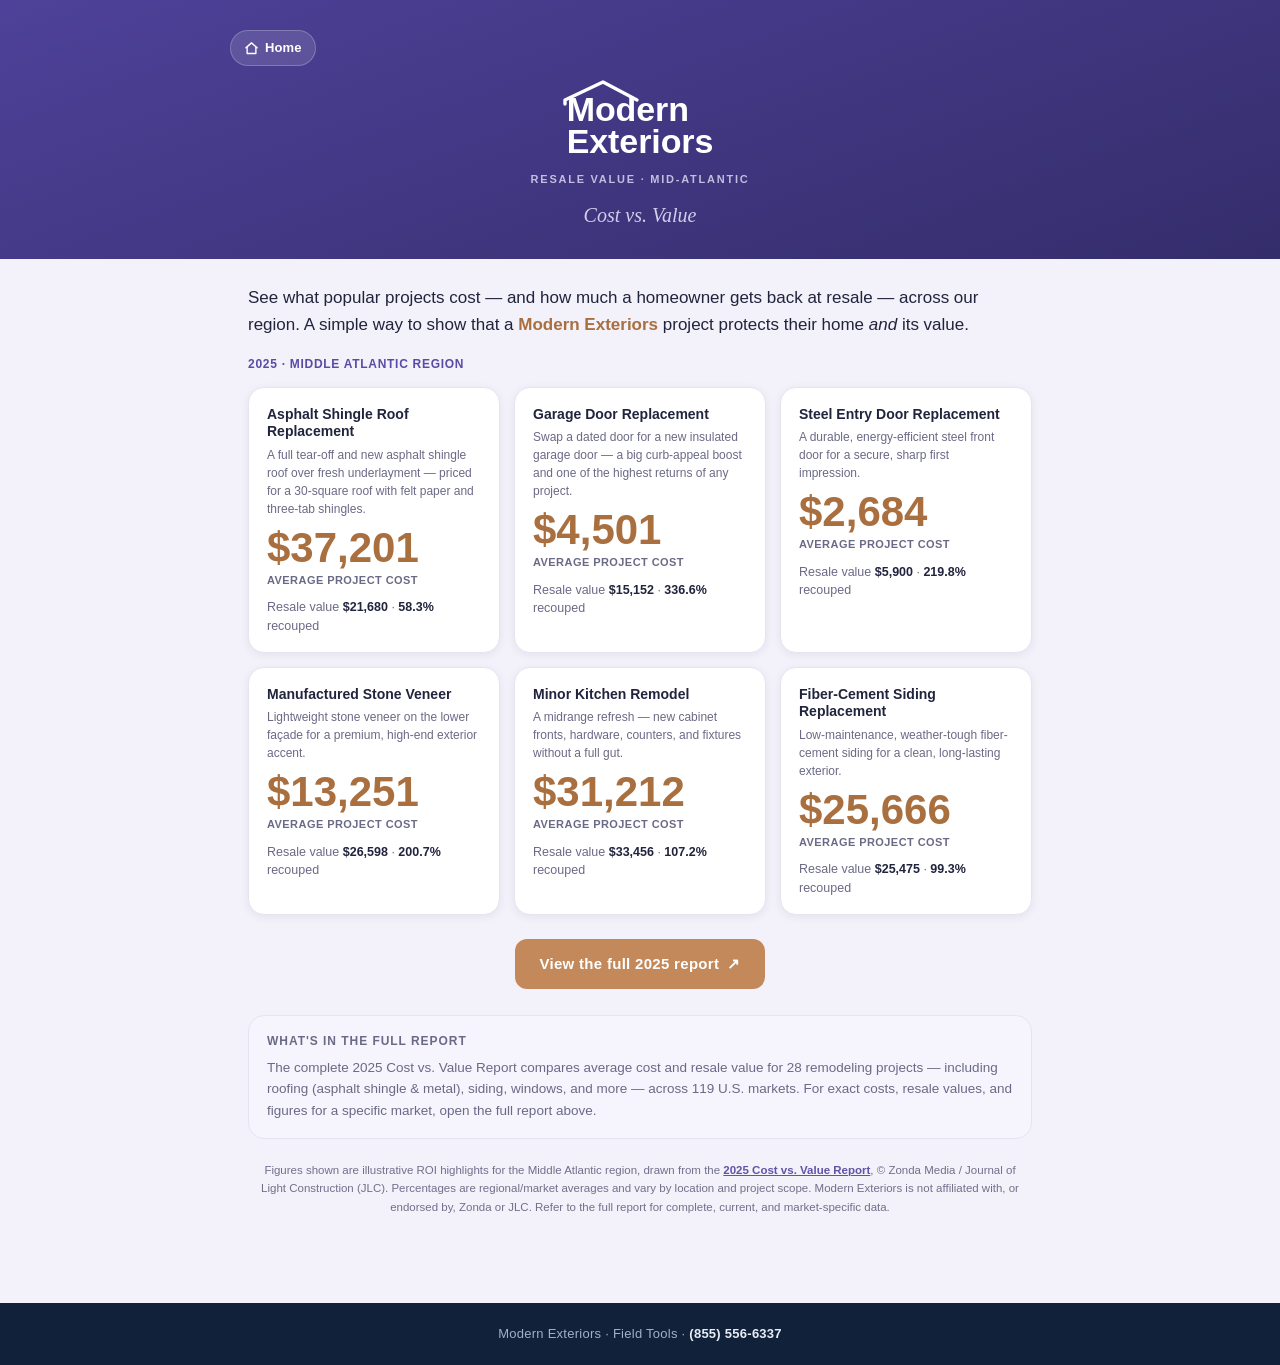
<file: moderntools/cost-value.html>
<!DOCTYPE html>
<html lang="en">
<head>
  <meta charset="UTF-8" />
  <meta name="viewport" content="width=device-width, initial-scale=1.0" />
  <title>Modern Exteriors — Cost vs. Value</title>
<style>
  :root {
    color-scheme: light dark;
    --indigo: #4a3c8c;
    --indigo-deep: #342d6b;
    --indigo-bright: #5a4ba6;
    --copper: #c4895a;
    --copper-dark: #a96f3f;

    --bg: #f3f1f9;
    --card: #ffffff;
    --ink: #21243d;
    --muted: #6b6a86;
    --line: #e7e4f1;
    --chip: #f6f4fc;
    --footer-navy: #12213a;
    --footer-ink: #e7ecf5;
    --footer-muted: #9fb0c8;
    --header-from: #4e4199;
    --header-to: #342d6b;
    --header-sub: #d3ccec;
    --shadow: 0 12px 32px rgba(52, 45, 107, 0.12);
    --shadow-sm: 0 2px 8px rgba(52, 45, 107, 0.08);
    --radius: 16px;
  }
  @media (prefers-color-scheme: dark) {
    :root {
      --bg: #0f1326; --card: #191d38; --ink: #ecebf6; --muted: #a6a3c6;
      --line: #2b2f52; --chip: #171b34;
      --footer-navy: #0b1626; --footer-ink: #e7ecf5; --footer-muted: #93a4bd;
      --header-from: #453a86; --header-to: #2a2456; --header-sub: #c3bce4;
      --shadow: 0 14px 36px rgba(0, 0, 0, 0.5);
      --shadow-sm: 0 2px 10px rgba(0, 0, 0, 0.4);
    }
  }
  :root[data-theme="light"] {
    --bg: #f3f1f9; --card: #ffffff; --ink: #21243d; --muted: #6b6a86;
    --line: #e7e4f1; --chip: #f6f4fc;
    --footer-navy: #12213a; --footer-ink: #e7ecf5; --footer-muted: #9fb0c8;
    --header-from: #4e4199; --header-to: #342d6b; --header-sub: #d3ccec;
    --shadow: 0 12px 32px rgba(52, 45, 107, 0.12);
    --shadow-sm: 0 2px 8px rgba(52, 45, 107, 0.08);
  }
  :root[data-theme="dark"] {
    --bg: #0f1326; --card: #191d38; --ink: #ecebf6; --muted: #a6a3c6;
    --line: #2b2f52; --chip: #171b34;
    --footer-navy: #0b1626; --footer-ink: #e7ecf5; --footer-muted: #93a4bd;
    --header-from: #453a86; --header-to: #2a2456; --header-sub: #c3bce4;
    --shadow: 0 14px 36px rgba(0, 0, 0, 0.5);
    --shadow-sm: 0 2px 10px rgba(0, 0, 0, 0.4);
  }

  * { box-sizing: border-box; }
  body {
    margin: 0; background: var(--bg); color: var(--ink);
    font-family: -apple-system, BlinkMacSystemFont, "Segoe UI", Roboto, Helvetica, Arial, sans-serif;
    -webkit-font-smoothing: antialiased; line-height: 1.4;
    overflow-x: hidden; text-size-adjust: 100%; -webkit-text-size-adjust: 100%;
    min-height: 100vh; min-height: 100dvh; display: flex; flex-direction: column;
  }
  .serif { font-family: Georgia, "Times New Roman", "Iowan Old Style", serif; }
  .wrap { max-width: 820px; width: 100%; margin: 0 auto; padding: 0 18px 44px; flex: 1 0 auto; }
  header.brand, footer.brandfoot { flex-shrink: 0; }

  header.brand {
    background: linear-gradient(160deg, var(--header-from) 0%, var(--header-to) 100%);
    color: #fff; padding: 30px 18px 30px; text-align: center;
  }
  .brand-inner {
    max-width: 820px; margin: 0 auto;
    display: flex; flex-direction: column; align-items: center; gap: 14px;
  }
  .home-link {
    align-self: flex-start;
    display: inline-flex; align-items: center; gap: 6px;
    color: #fff; text-decoration: none; font-size: 13px; font-weight: 600; letter-spacing: 0.01em;
    background: rgba(255, 255, 255, 0.12); border: 1px solid rgba(255, 255, 255, 0.22);
    padding: 8px 13px; border-radius: 999px; transition: background 0.12s;
    -webkit-tap-highlight-color: transparent; touch-action: manipulation;
  }
  .home-link:hover { background: rgba(255, 255, 255, 0.22); }
  .home-link:focus-visible { outline: 2px solid #fff; outline-offset: 2px; }
  .logo { position: relative; display: inline-block; padding-top: 14px; text-decoration: none; }
  .logo:hover { opacity: 0.92; }
  .logo .roofline { position: absolute; top: 0; left: -4px; width: clamp(96px, 30vw, 116px); height: 26px; overflow: visible; }
  .logo .word {
    display: flex; flex-direction: column; align-items: flex-start;
    line-height: 0.94; letter-spacing: -0.005em;
    font-family: "Arial Black", "Helvetica Neue", Helvetica, Arial, sans-serif;
    font-weight: 800; color: #fff;
  }
  .logo .word .l1, .logo .word .l2 { font-size: clamp(26px, 8vw, 34px); }
  header.brand h1 { margin: 0; font-size: clamp(16px, 4.6vw, 20px); font-weight: 400; font-style: italic; color: var(--header-sub); }
  .brand-eyebrow {
    font-size: 11px; font-weight: 700; text-transform: uppercase;
    letter-spacing: 0.16em; color: var(--header-sub); opacity: 0.9;
  }

  .lede {
    margin: 26px 0 4px; font-size: clamp(15px, 2.4vw, 17px); color: var(--ink); line-height: 1.55;
  }
  .lede strong { color: var(--copper-dark); }
  .region-tag {
    display: inline-block; margin-top: 14px;
    font-size: 12px; font-weight: 700; letter-spacing: 0.06em; text-transform: uppercase;
    color: var(--indigo-bright);
  }

  .stat-grid {
    display: grid; grid-template-columns: repeat(auto-fill, minmax(190px, 1fr)); gap: 14px;
    margin-top: 12px;
  }
  .stat {
    background: var(--card); border: 1px solid var(--line); border-radius: var(--radius);
    box-shadow: var(--shadow-sm); padding: 18px 18px 16px;
  }
  .stat .proj { font-size: 14px; font-weight: 800; color: var(--ink); line-height: 1.25; }
  .stat .desc { font-size: 12px; color: var(--muted); line-height: 1.5; margin-top: 5px; }
  .stat .price {
    font-size: clamp(30px, 9vw, 42px); font-weight: 800; color: var(--copper-dark);
    line-height: 1.05; font-variant-numeric: tabular-nums; margin-top: 8px;
  }
  .stat .price-cap {
    font-size: 11px; font-weight: 700; letter-spacing: 0.04em; text-transform: uppercase;
    color: var(--muted); margin-top: 3px;
  }
  .stat .recoup { font-size: 12.5px; color: var(--muted); line-height: 1.5; margin-top: 10px; }
  .stat .recoup b { color: var(--ink); font-variant-numeric: tabular-nums; }
  .stat .scope {
    font-size: 11.5px; color: var(--muted); line-height: 1.45;
    margin-top: 10px; padding-top: 10px; border-top: 1px solid var(--line);
  }

  .cta-wrap { margin-top: 24px; text-align: center; }
  .cta {
    display: inline-flex; align-items: center; gap: 8px;
    font-weight: 700; font-size: 15px; letter-spacing: 0.02em;
    background: var(--copper); color: #fff; text-decoration: none;
    padding: 14px 24px; border-radius: 12px; min-height: 50px;
    -webkit-tap-highlight-color: transparent; touch-action: manipulation;
  }
  .cta:hover { background: var(--copper-dark); }
  .cta:focus-visible { outline: 3px solid var(--indigo-bright); outline-offset: 2px; }

  .more {
    margin-top: 26px; background: var(--chip); border: 1px solid var(--line);
    border-radius: var(--radius); padding: 16px 18px; font-size: 13.5px; color: var(--muted); line-height: 1.6;
  }
  .more h2 {
    margin: 0 0 6px; font-size: 12px; font-weight: 700; letter-spacing: 0.08em;
    text-transform: uppercase; color: var(--muted);
  }

  .credit {
    margin-top: 22px; font-size: 11.5px; line-height: 1.65; color: var(--muted);
    text-align: center; padding: 0 6px; opacity: 0.95;
  }
  .credit a { color: var(--indigo-bright); font-weight: 600; }

  footer.brandfoot {
    background: var(--footer-navy); color: var(--footer-muted);
    padding: 22px 18px; margin-top: 30px; text-align: center;
    font-size: 13px; letter-spacing: 0.02em;
  }
  footer.brandfoot a { color: var(--footer-ink); font-weight: 700; text-decoration: none; }

  @media (max-width: 380px) {
    .wrap { padding: 0 14px 40px; }
  }
  @media (prefers-reduced-motion: reduce) { * { transition: none !important; } }

  /* Back-to-top button (fixed, appears after scrolling) */
  .to-top {
    position: fixed; z-index: 50;
    right: max(16px, env(safe-area-inset-right));
    bottom: max(16px, env(safe-area-inset-bottom));
    width: 46px; height: 46px; border-radius: 50%; border: none; cursor: pointer;
    background: var(--copper); color: #fff;
    box-shadow: 0 6px 18px rgba(0, 0, 0, 0.28);
    display: grid; place-items: center;
    opacity: 0; visibility: hidden; transform: translateY(10px);
    transition: opacity 0.2s, transform 0.2s, visibility 0.2s, background 0.12s;
    -webkit-tap-highlight-color: transparent; touch-action: manipulation;
  }
  .to-top.show { opacity: 0.9; visibility: visible; transform: translateY(0); }
  .to-top:hover { opacity: 1; background: var(--copper-dark); }
  .to-top:focus-visible { outline: 3px solid var(--indigo-bright); outline-offset: 2px; }
  .to-top svg { width: 22px; height: 22px; }
  @media (prefers-reduced-motion: reduce) { .to-top { transition: none; } }
  @media print { .to-top { display: none !important; } }
</style>
</head>
<body>
<header class="brand">
  <div class="brand-inner">
    <a class="home-link" href="index.html">
      <svg width="15" height="15" viewBox="0 0 24 24" fill="none" stroke="currentColor" stroke-width="2.2" stroke-linecap="round" stroke-linejoin="round" aria-hidden="true">
        <path d="M3 11l9-8 9 8"/><path d="M5 10v10h14V10"/>
      </svg>
      Home
    </a>
    <a class="logo" href="index.html" aria-label="Modern Exteriors home">
      <svg class="roofline" viewBox="0 0 116 26" fill="none" aria-hidden="true">
        <path d="M2 24 L2 20 L40 2 L74 20" stroke="#ffffff" stroke-width="3.4"
              stroke-linecap="round" stroke-linejoin="round"/>
      </svg>
      <span class="word"><span class="l1">Modern</span><span class="l2">Exteriors</span></span>
    </a>
    <div class="brand-eyebrow">Resale Value &middot; Mid-Atlantic</div>
    <h1 class="serif">Cost vs. Value</h1>
  </div>
</header>

<div class="wrap">
  <p class="lede">
    See what popular projects cost — and how much a homeowner gets back at resale — across our
    region. A simple way to show that a <strong>Modern Exteriors</strong> project protects their
    home <em>and</em> its value.
  </p>
  <span class="region-tag">2025 &middot; Middle Atlantic region</span>

  <div class="stat-grid">
    <div class="stat">
      <div class="proj">Asphalt Shingle Roof Replacement</div>
      <div class="desc">A full tear-off and new asphalt shingle roof over fresh underlayment — priced for a 30-square roof with felt paper and three-tab shingles.</div>
      <div class="price">$37,201</div>
      <div class="price-cap">Average project cost</div>
      <div class="recoup">Resale value <b>$21,680</b> &middot; <b>58.3%</b> recouped</div>
    </div>
    <div class="stat">
      <div class="proj">Garage Door Replacement</div>
      <div class="desc">Swap a dated door for a new insulated garage door — a big curb-appeal boost and one of the highest returns of any project.</div>
      <div class="price">$4,501</div>
      <div class="price-cap">Average project cost</div>
      <div class="recoup">Resale value <b>$15,152</b> &middot; <b>336.6%</b> recouped</div>
    </div>
    <div class="stat">
      <div class="proj">Steel Entry Door Replacement</div>
      <div class="desc">A durable, energy-efficient steel front door for a secure, sharp first impression.</div>
      <div class="price">$2,684</div>
      <div class="price-cap">Average project cost</div>
      <div class="recoup">Resale value <b>$5,900</b> &middot; <b>219.8%</b> recouped</div>
    </div>
    <div class="stat">
      <div class="proj">Manufactured Stone Veneer</div>
      <div class="desc">Lightweight stone veneer on the lower façade for a premium, high-end exterior accent.</div>
      <div class="price">$13,251</div>
      <div class="price-cap">Average project cost</div>
      <div class="recoup">Resale value <b>$26,598</b> &middot; <b>200.7%</b> recouped</div>
    </div>
    <div class="stat">
      <div class="proj">Minor Kitchen Remodel</div>
      <div class="desc">A midrange refresh — new cabinet fronts, hardware, counters, and fixtures without a full gut.</div>
      <div class="price">$31,212</div>
      <div class="price-cap">Average project cost</div>
      <div class="recoup">Resale value <b>$33,456</b> &middot; <b>107.2%</b> recouped</div>
    </div>
    <div class="stat">
      <div class="proj">Fiber-Cement Siding Replacement</div>
      <div class="desc">Low-maintenance, weather-tough fiber-cement siding for a clean, long-lasting exterior.</div>
      <div class="price">$25,666</div>
      <div class="price-cap">Average project cost</div>
      <div class="recoup">Resale value <b>$25,475</b> &middot; <b>99.3%</b> recouped</div>
    </div>
  </div>

  <div class="cta-wrap">
    <a class="cta" href="https://www.jlconline.com/cost-vs-value/2025/middle-atlantic/" target="_blank" rel="noopener noreferrer">
      View the full 2025 report
      <span aria-hidden="true">&#8599;</span>
    </a>
  </div>

  <div class="more">
    <h2>What's in the full report</h2>
    The complete 2025 Cost vs. Value Report compares average cost and resale value for 28 remodeling
    projects — including roofing (asphalt shingle &amp; metal), siding, windows, and more — across 119
    U.S. markets. For exact costs, resale values, and figures for a specific market, open the full report above.
  </div>

  <p class="credit">
    Figures shown are illustrative ROI highlights for the Middle Atlantic region, drawn from the
    <a href="https://www.jlconline.com/cost-vs-value/2025/middle-atlantic/" target="_blank" rel="noopener noreferrer">2025 Cost vs. Value Report</a>,
    &copy; Zonda Media / Journal of Light Construction (JLC). Percentages are regional/market averages and vary by
    location and project scope. Modern Exteriors is not affiliated with, or endorsed by, Zonda or JLC. Refer to the
    full report for complete, current, and market-specific data.
  </p>
</div>

<footer class="brandfoot">
  Modern Exteriors &middot; Field Tools &middot; <a href="tel:+18555566337">(855)&nbsp;556-6337</a>
</footer>
<button type="button" class="to-top" aria-label="Back to top" title="Back to top">
  <svg viewBox="0 0 24 24" fill="none" stroke="currentColor" stroke-width="2.5" stroke-linecap="round" stroke-linejoin="round" aria-hidden="true">
    <path d="M12 19V5M5 12l7-7 7 7"/>
  </svg>
</button>
<script>
  (function () {
    var b = document.querySelector(".to-top");
    if (!b) return;
    var t = function () { if (window.pageYOffset > 300) b.classList.add("show"); else b.classList.remove("show"); };
    window.addEventListener("scroll", t, { passive: true });
    t();
    b.addEventListener("click", function () {
      var r = window.matchMedia("(prefers-reduced-motion: reduce)").matches;
      window.scrollTo({ top: 0, behavior: r ? "auto" : "smooth" });
    });
  })();
</script>
</body>
</html>
</file>
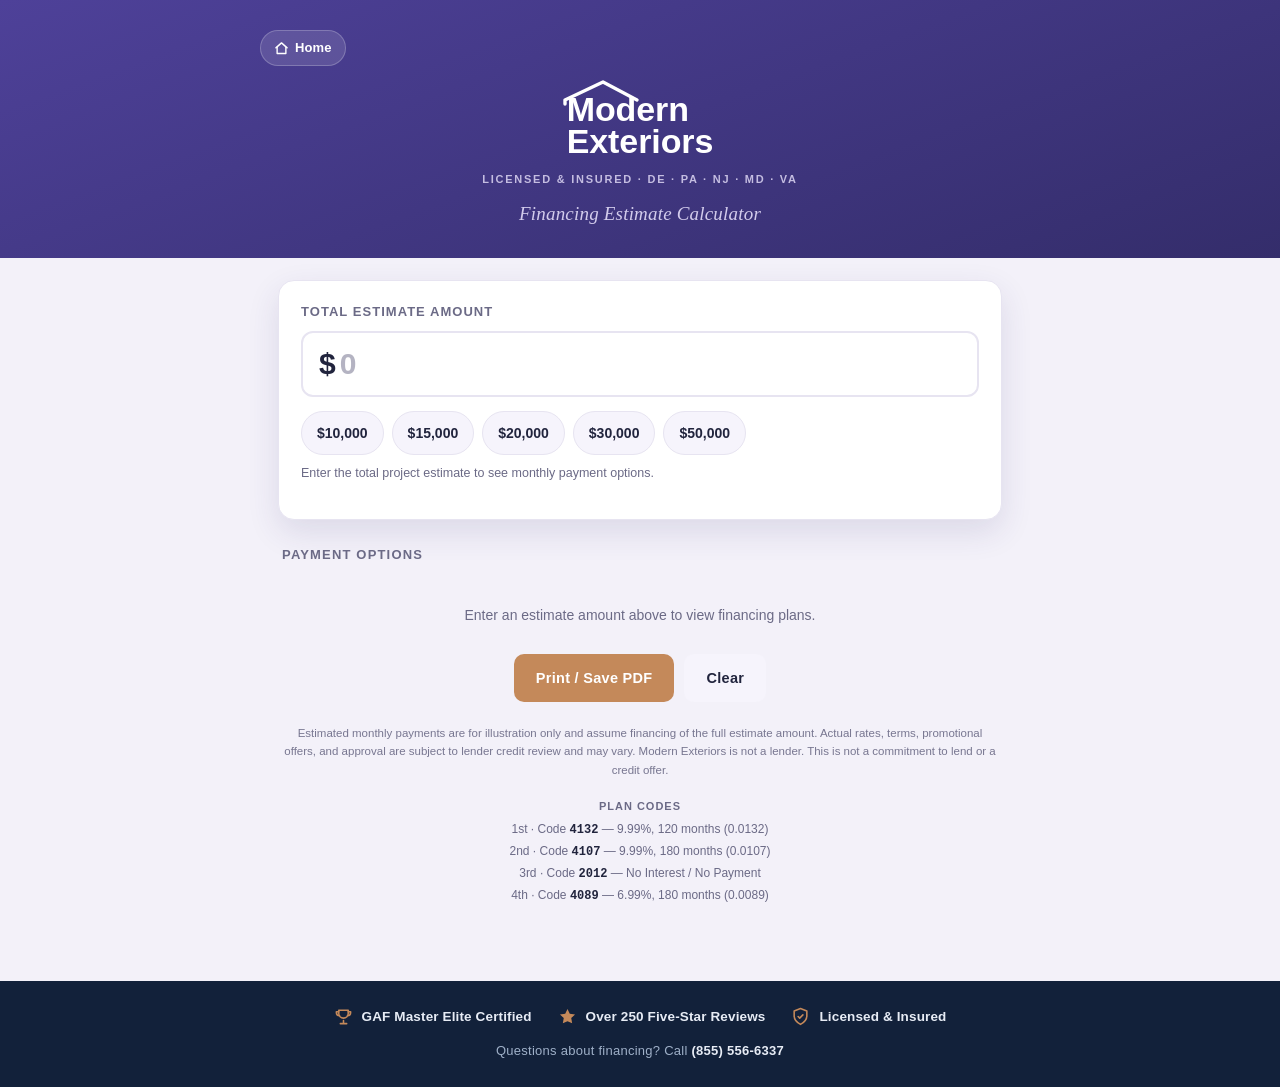
<file: moderntools/financing.html>
<!DOCTYPE html>
<html lang="en">
<head>
  <meta charset="UTF-8" />
  <meta name="viewport" content="width=device-width, initial-scale=1.0" />
  <title>Modern Exteriors — Financing Calculator</title>
<style>
  :root {
    color-scheme: light dark;

    /* ---- Brand core (constant across themes) ---- */
    --indigo: #4a3c8c;
    --indigo-deep: #342d6b;
    --indigo-bright: #5a4ba6;
    --copper: #c4895a;
    --copper-dark: #a96f3f;

    /* ---- Themed tokens (light defaults) ---- */
    --bg: #f3f1f9;
    --card: #ffffff;
    --ink: #21243d;
    --muted: #6b6a86;
    --line: #e7e4f1;
    --chip: #f6f4fc;
    --chip-hover: #ede9f8;
    --input-bg: #ffffff;
    --copper-soft: #f6ebe1;
    --footer-navy: #12213a;
    --footer-ink: #e7ecf5;
    --footer-muted: #9fb0c8;
    --header-from: #4e4199;
    --header-to: #342d6b;
    --header-sub: #d3ccec;
    --shadow: 0 12px 32px rgba(52, 45, 107, 0.12);
    --shadow-sm: 0 2px 8px rgba(52, 45, 107, 0.08);
    --featured-shadow: 0 12px 28px rgba(196, 137, 90, 0.22);
    --radius: 16px;
  }

  @media (prefers-color-scheme: dark) {
    :root {
      --bg: #0f1326;
      --card: #191d38;
      --ink: #ecebf6;
      --muted: #a6a3c6;
      --line: #2b2f52;
      --chip: #171b34;
      --chip-hover: #232746;
      --input-bg: #141834;
      --copper-soft: #3a2a1c;
      --footer-navy: #0b1626;
      --footer-ink: #e7ecf5;
      --footer-muted: #93a4bd;
      --header-from: #453a86;
      --header-to: #2a2456;
      --header-sub: #c3bce4;
      --shadow: 0 14px 36px rgba(0, 0, 0, 0.5);
      --shadow-sm: 0 2px 10px rgba(0, 0, 0, 0.4);
      --featured-shadow: 0 12px 28px rgba(196, 137, 90, 0.16);
    }
  }

  /* Explicit toggle overrides the media query in both directions */
  :root[data-theme="light"] {
    --bg: #f3f1f9; --card: #ffffff; --ink: #21243d; --muted: #6b6a86;
    --line: #e7e4f1; --chip: #f6f4fc; --chip-hover: #ede9f8; --input-bg: #ffffff;
    --copper-soft: #f6ebe1; --footer-navy: #12213a; --footer-ink: #e7ecf5; --footer-muted: #9fb0c8;
    --header-from: #4e4199; --header-to: #342d6b; --header-sub: #d3ccec;
    --shadow: 0 12px 32px rgba(52, 45, 107, 0.12);
    --shadow-sm: 0 2px 8px rgba(52, 45, 107, 0.08);
    --featured-shadow: 0 12px 28px rgba(196, 137, 90, 0.22);
  }
  :root[data-theme="dark"] {
    --bg: #0f1326; --card: #191d38; --ink: #ecebf6; --muted: #a6a3c6;
    --line: #2b2f52; --chip: #171b34; --chip-hover: #232746; --input-bg: #141834;
    --copper-soft: #3a2a1c; --footer-navy: #0b1626; --footer-ink: #e7ecf5; --footer-muted: #93a4bd;
    --header-from: #453a86; --header-to: #2a2456; --header-sub: #c3bce4;
    --shadow: 0 14px 36px rgba(0, 0, 0, 0.5);
    --shadow-sm: 0 2px 10px rgba(0, 0, 0, 0.4);
    --featured-shadow: 0 12px 28px rgba(196, 137, 90, 0.16);
  }

  * { box-sizing: border-box; }

  body {
    margin: 0;
    background: var(--bg);
    color: var(--ink);
    font-family: -apple-system, BlinkMacSystemFont, "Segoe UI", Roboto, Helvetica, Arial, sans-serif;
    -webkit-font-smoothing: antialiased;
    line-height: 1.4;
    overflow-x: hidden;
    text-size-adjust: 100%;
    -webkit-text-size-adjust: 100%;
    min-height: 100vh;
    min-height: 100dvh;
    display: flex;
    flex-direction: column;
  }

  .serif { font-family: Georgia, "Times New Roman", "Iowan Old Style", serif; }
  .num { font-variant-numeric: tabular-nums; }

  .wrap { max-width: 760px; width: 100%; margin: 0 auto; padding: 0 18px 44px; flex: 1 0 auto; }
  header.brand, footer.trust { flex-shrink: 0; }

  /* ---------- Header / brand ---------- */
  header.brand {
    background: linear-gradient(160deg, var(--header-from) 0%, var(--header-to) 100%);
    color: #fff;
    padding: 30px 18px 30px;
    text-align: center;
  }
  .brand-inner {
    max-width: 760px; margin: 0 auto;
    display: flex; flex-direction: column; align-items: center; gap: 14px;
  }

  /* Reproduced roofline wordmark */
  .logo { position: relative; display: inline-block; padding-top: 14px; text-decoration: none; }
  .logo:hover { opacity: 0.92; }
  .logo .roofline {
    position: absolute; top: 0; left: -4px;
    width: clamp(96px, 30vw, 116px); height: 26px; overflow: visible;
  }
  .logo .word {
    display: flex; flex-direction: column; align-items: flex-start;
    line-height: 0.94; letter-spacing: -0.005em;
    font-family: "Arial Black", "Helvetica Neue", Helvetica, Arial, sans-serif;
    font-weight: 800; color: #fff;
  }
  .logo .word .l1 { font-size: clamp(26px, 8vw, 34px); }
  .logo .word .l2 { font-size: clamp(26px, 8vw, 34px); }
  header.brand h1 {
    margin: 0; font-size: clamp(16px, 4.6vw, 19px); font-weight: 400; font-style: italic;
    color: var(--header-sub); letter-spacing: 0.01em;
  }
  .brand-eyebrow {
    font-size: 11px; font-weight: 700; text-transform: uppercase;
    letter-spacing: 0.16em; color: var(--header-sub); opacity: 0.9;
  }
  .home-link {
    align-self: flex-start;
    display: inline-flex; align-items: center; gap: 6px;
    color: #fff; text-decoration: none;
    font-size: 13px; font-weight: 600; letter-spacing: 0.01em;
    background: rgba(255, 255, 255, 0.12);
    border: 1px solid rgba(255, 255, 255, 0.22);
    padding: 8px 13px; border-radius: 999px;
    transition: background 0.12s;
    -webkit-tap-highlight-color: transparent; touch-action: manipulation;
  }
  .home-link:hover { background: rgba(255, 255, 255, 0.22); }
  .home-link:focus-visible { outline: 2px solid #fff; outline-offset: 2px; }

  /* ---------- Estimate input ---------- */
  .panel {
    background: var(--card); border-radius: var(--radius);
    box-shadow: var(--shadow); margin-top: 22px; padding: 22px 22px 24px;
    border: 1px solid var(--line);
  }
  .panel label {
    display: block; font-size: 13px; font-weight: 700;
    text-transform: uppercase; letter-spacing: 0.08em;
    color: var(--muted); margin-bottom: 10px;
  }
  .input-row {
    display: flex; align-items: center;
    border: 2px solid var(--line); border-radius: 12px;
    padding: 6px 16px; background: var(--input-bg);
    transition: border-color 0.15s, box-shadow 0.15s;
  }
  .input-row:focus-within {
    border-color: var(--indigo-bright);
    box-shadow: 0 0 0 4px rgba(90, 75, 166, 0.20);
  }
  .input-row .dollar { font-size: clamp(23px, 7vw, 30px); font-weight: 700; color: var(--ink); margin-right: 4px; }
  #estimate {
    border: none; outline: none;
    font-size: clamp(23px, 7vw, 30px); font-weight: 700; color: var(--ink);
    width: 100%; padding: 8px 0; background: transparent; font-family: inherit;
  }
  #estimate::placeholder { color: var(--muted); opacity: 0.5; }
  .hint { margin-top: 10px; font-size: 12.5px; color: var(--muted); }
  .quick { display: flex; flex-wrap: wrap; gap: 8px; margin-top: 14px; }
  .quick button {
    display: inline-flex; align-items: center; justify-content: center;
    border: 1px solid var(--line); background: var(--chip);
    color: var(--ink); font-weight: 600; font-size: 14px;
    padding: 10px 15px; min-height: 44px; border-radius: 999px; cursor: pointer;
    font-family: inherit; transition: background 0.12s, border-color 0.12s;
    -webkit-tap-highlight-color: transparent; touch-action: manipulation;
  }
  .quick button:hover, .quick button:active { background: var(--chip-hover); border-color: var(--indigo-bright); }

  /* ---------- Plans ---------- */
  .section-title {
    margin: 26px 4px 12px; font-size: 13px; font-weight: 700;
    letter-spacing: 0.09em; text-transform: uppercase; color: var(--muted);
  }
  .plan {
    background: var(--card); border-radius: var(--radius);
    box-shadow: var(--shadow-sm); border: 1px solid var(--line);
    padding: 20px 22px; margin-bottom: 14px;
    display: flex; align-items: center; justify-content: space-between; gap: 18px;
  }
  .plan.featured { border: 2px solid var(--copper); box-shadow: var(--featured-shadow); }
  .plan .left { min-width: 0; }
  .plan .badge {
    display: inline-block; font-size: 11px; font-weight: 800;
    letter-spacing: 0.06em; text-transform: uppercase;
    color: var(--copper-dark); background: var(--copper-soft);
    border-radius: 999px; padding: 3px 10px; margin-bottom: 8px;
  }
  .plan .name { font-size: 18px; font-weight: 800; color: var(--ink); line-height: 1.2; overflow-wrap: break-word; }
  .plan .terms { font-size: 13.5px; color: var(--muted); margin-top: 5px; }
  .plan .right { text-align: right; flex: none; }
  .plan .pay { font-size: clamp(22px, 6.5vw, 30px); font-weight: 800; color: var(--ink); line-height: 1; white-space: nowrap; }
  .plan .pay .per { font-size: 13px; font-weight: 600; color: var(--muted); }
  .plan .pay.special { font-size: clamp(17px, 5vw, 20px); color: var(--copper-dark); }
  .plan .subnote { font-size: 12px; color: var(--muted); margin-top: 6px; }

  .empty { text-align: center; color: var(--muted); font-size: 14px; padding: 30px 10px 10px; }

  /* ---------- Actions & disclaimer ---------- */
  .actions { display: flex; flex-wrap: wrap; gap: 10px; margin-top: 18px; justify-content: center; }
  .actions button {
    font-family: inherit; font-weight: 700; font-size: 14.5px;
    border-radius: 10px; padding: 13px 22px; min-height: 48px; cursor: pointer; border: none;
    letter-spacing: 0.02em;
    -webkit-tap-highlight-color: transparent; touch-action: manipulation;
  }
  .actions button:focus-visible { outline: 3px solid var(--indigo-bright); outline-offset: 2px; }
  .btn-print { background: var(--copper); color: #fff; }
  .btn-print:hover { background: var(--copper-dark); }
  .btn-clear { background: var(--chip); color: var(--ink); border: 1px solid var(--line); }
  .btn-clear:hover { background: var(--chip-hover); }

  .disclaimer {
    margin-top: 22px; font-size: 11.5px; line-height: 1.6;
    color: var(--muted); text-align: center; padding: 0 6px; opacity: 0.9;
  }

  /* Plan codes — small reference note */
  .codes {
    margin-top: 18px; padding: 0 8px; text-align: center;
    font-size: 12px; line-height: 1.75; color: var(--muted);
  }
  .codes .lbl {
    display: block; margin-bottom: 3px;
    font-size: 11px; font-weight: 700; letter-spacing: 0.09em; text-transform: uppercase;
  }
  .codes .code {
    font-family: ui-monospace, SFMono-Regular, Menlo, Consolas, monospace;
    font-weight: 700; color: var(--ink);
  }

  /* ---------- Trust footer (full-bleed) ---------- */
  footer.trust {
    background: linear-gradient(180deg, var(--footer-navy) 0%, var(--footer-navy) 100%);
    color: var(--footer-ink); padding: 26px 18px 30px; margin-top: 30px;
  }
  .trust-inner {
    max-width: 760px; margin: 0 auto;
    display: flex; flex-wrap: wrap; justify-content: center; gap: 14px 26px;
  }
  .trust-item {
    display: inline-flex; align-items: center; gap: 9px;
    font-size: 13.5px; font-weight: 600; letter-spacing: 0.01em;
  }
  .trust-item svg { width: 19px; height: 19px; flex: none; color: var(--copper); }
  .trust-phone {
    max-width: 760px; margin: 16px auto 0; text-align: center;
    font-size: 13px; color: var(--footer-muted); letter-spacing: 0.02em;
  }
  .trust-phone a { color: var(--footer-ink); font-weight: 700; text-decoration: none; }

  @media (max-width: 520px) {
    .plan { flex-direction: column; align-items: flex-start; gap: 12px; }
    .plan .right { text-align: left; }
    .actions button { flex: 1 1 140px; }
    .trust-inner { flex-direction: column; align-items: flex-start; gap: 12px; max-width: 320px; }
  }
  @media (max-width: 380px) {
    .wrap { padding: 0 14px 40px; }
    .plan .name { font-size: 16.5px; }
  }
  @media (prefers-reduced-motion: reduce) { * { transition: none !important; } }

  @media print {
    body { background: #fff; }
    .quick, .actions, .hint { display: none !important; }
    .panel, .plan { box-shadow: none; break-inside: avoid; }
    header.brand, footer.trust { -webkit-print-color-adjust: exact; print-color-adjust: exact; }
  }

  /* Back-to-top button (fixed, appears after scrolling) */
  .to-top {
    position: fixed; z-index: 50;
    right: max(16px, env(safe-area-inset-right));
    bottom: max(16px, env(safe-area-inset-bottom));
    width: 46px; height: 46px; border-radius: 50%; border: none; cursor: pointer;
    background: var(--copper); color: #fff;
    box-shadow: 0 6px 18px rgba(0, 0, 0, 0.28);
    display: grid; place-items: center;
    opacity: 0; visibility: hidden; transform: translateY(10px);
    transition: opacity 0.2s, transform 0.2s, visibility 0.2s, background 0.12s;
    -webkit-tap-highlight-color: transparent; touch-action: manipulation;
  }
  .to-top.show { opacity: 0.9; visibility: visible; transform: translateY(0); }
  .to-top:hover { opacity: 1; background: var(--copper-dark); }
  .to-top:focus-visible { outline: 3px solid var(--indigo-bright); outline-offset: 2px; }
  .to-top svg { width: 22px; height: 22px; }
  @media (prefers-reduced-motion: reduce) { .to-top { transition: none; } }
  @media print { .to-top { display: none !important; } }
</style>
</head>
<body>
<header class="brand">
  <div class="brand-inner">
    <a class="home-link" href="index.html">
      <svg width="15" height="15" viewBox="0 0 24 24" fill="none" stroke="currentColor" stroke-width="2.2" stroke-linecap="round" stroke-linejoin="round" aria-hidden="true">
        <path d="M3 11l9-8 9 8"/><path d="M5 10v10h14V10"/>
      </svg>
      Home
    </a>
    <a class="logo" href="index.html" aria-label="Modern Exteriors home">
      <svg class="roofline" viewBox="0 0 116 26" fill="none" aria-hidden="true">
        <path d="M2 24 L2 20 L40 2 L74 20" stroke="#ffffff" stroke-width="3.4"
              stroke-linecap="round" stroke-linejoin="round"/>
      </svg>
      <span class="word">
        <span class="l1">Modern</span>
        <span class="l2">Exteriors</span>
      </span>
    </a>
    <div class="brand-eyebrow">Licensed &amp; Insured &middot; DE &middot; PA &middot; NJ &middot; MD &middot; VA</div>
    <h1 class="serif">Financing Estimate Calculator</h1>
  </div>
</header>

<div class="wrap">
  <div class="panel">
    <label for="estimate">Total Estimate Amount</label>
    <div class="input-row">
      <span class="dollar">$</span>
      <input id="estimate" class="num" type="text" inputmode="decimal" autocomplete="off"
             placeholder="0" aria-label="Total estimate amount in dollars" />
    </div>
    <div class="quick">
      <button type="button" data-amt="10000">$10,000</button>
      <button type="button" data-amt="15000">$15,000</button>
      <button type="button" data-amt="20000">$20,000</button>
      <button type="button" data-amt="30000">$30,000</button>
      <button type="button" data-amt="50000">$50,000</button>
    </div>
    <p class="hint">Enter the total project estimate to see monthly payment options.</p>
  </div>

  <div class="section-title">Payment Options</div>
  <div id="plans"><div class="empty">Enter an estimate amount above to view financing plans.</div></div>

  <div class="actions">
    <button type="button" class="btn-print" onclick="window.print()">Print / Save PDF</button>
    <button type="button" class="btn-clear" id="clearBtn">Clear</button>
  </div>

  <p class="disclaimer">
    Estimated monthly payments are for illustration only and assume financing of the full
    estimate amount. Actual rates, terms, promotional offers, and approval are subject to
    lender credit review and may vary. Modern Exteriors is not a lender. This is not a
    commitment to lend or a credit offer.
  </p>

  <div class="codes">
    <span class="lbl">Plan Codes</span>
    <div>1st &middot; Code <span class="code">4132</span> &mdash; 9.99%, 120 months (0.0132)</div>
    <div>2nd &middot; Code <span class="code">4107</span> &mdash; 9.99%, 180 months (0.0107)</div>
    <div>3rd &middot; Code <span class="code">2012</span> &mdash; No Interest / No Payment</div>
    <div>4th &middot; Code <span class="code">4089</span> &mdash; 6.99%, 180 months (0.0089)</div>
  </div>
</div>

<footer class="trust">
  <div class="trust-inner">
    <span class="trust-item">
      <svg viewBox="0 0 24 24" fill="none" stroke="currentColor" stroke-width="2" stroke-linecap="round" stroke-linejoin="round">
        <path d="M8 21h8M12 17v4M6 4h12v4a6 6 0 0 1-12 0V4z"/>
        <path d="M6 6H3v1a4 4 0 0 0 4 4M18 6h3v1a4 4 0 0 1-4 4"/>
      </svg>
      GAF Master Elite Certified
    </span>
    <span class="trust-item">
      <svg viewBox="0 0 24 24" fill="currentColor">
        <path d="M12 2.5l2.9 6 6.6.9-4.8 4.6 1.2 6.5L12 17.9 6.1 20.5l1.2-6.5L2.5 9.4l6.6-.9z"/>
      </svg>
      Over 250 Five-Star Reviews
    </span>
    <span class="trust-item">
      <svg viewBox="0 0 24 24" fill="none" stroke="currentColor" stroke-width="2" stroke-linecap="round" stroke-linejoin="round">
        <path d="M12 2l8 3v6c0 5-3.4 8.6-8 11-4.6-2.4-8-6-8-11V5z"/>
        <path d="M9 12l2 2 4-4"/>
      </svg>
      Licensed &amp; Insured
    </span>
  </div>
  <div class="trust-phone">Questions about financing? Call <a href="tel:+18555566337">(855)&nbsp;556-6337</a></div>
</footer>

<script>
  // Financing plans, top-down, in the requested order.
  var PLANS = [
    { name: "9.99% APR", apr: 9.99, months: 120 },
    { name: "9.99% APR", apr: 9.99, months: 180 },
    { name: "6.99% APR", apr: 6.99, months: 180, featured: true },
    { name: "12 Months No Interest, No Payments", deferred: true, promoMonths: 12, note: "Depends on Credit" }
  ];

  var money0 = new Intl.NumberFormat("en-US", { style: "currency", currency: "USD", maximumFractionDigits: 0 });
  var money2 = new Intl.NumberFormat("en-US", { style: "currency", currency: "USD", minimumFractionDigits: 2, maximumFractionDigits: 2 });

  // Standard amortized monthly payment.
  function monthlyPayment(principal, aprPercent, months) {
    var r = (aprPercent / 100) / 12;
    if (r === 0) return principal / months;
    return principal * r / (1 - Math.pow(1 + r, -months));
  }

  var estimateEl = document.getElementById("estimate");
  var plansEl = document.getElementById("plans");

  function parseAmount(str) {
    var n = parseFloat(String(str).replace(/[^0-9.]/g, ""));
    return isNaN(n) ? 0 : n;
  }

  function render() {
    var amount = parseAmount(estimateEl.value);
    if (amount <= 0) {
      plansEl.innerHTML = '<div class="empty">Enter an estimate amount above to view financing plans.</div>';
      return;
    }
    var html = "";
    PLANS.forEach(function (p) {
      var featured = p.featured ? " featured" : "";
      var badge = p.featured ? '<span class="badge">Lowest Rate</span>' : "";
      var right, terms;
      if (p.deferred) {
        right =
          '<div class="pay special">' + p.note + '</div>' +
          '<div class="subnote">No payments &amp; no interest for ' + p.promoMonths + ' months, if paid in full</div>';
        terms = "Deferred interest promotion";
      } else {
        var pay = monthlyPayment(amount, p.apr, p.months);
        var total = pay * p.months;
        right =
          '<div class="pay num">' + money2.format(pay) + '<span class="per"> /mo</span></div>' +
          '<div class="subnote num">' + p.months + ' payments &middot; ' + money0.format(total) + ' total</div>';
        terms = p.months + " months (" + (p.months / 12) + " yrs) &middot; " + p.apr + "% APR";
      }
      html +=
        '<div class="plan' + featured + '">' +
          '<div class="left">' + badge +
            '<div class="name">' + p.name + '</div>' +
            '<div class="terms">' + terms + '</div>' +
          '</div>' +
          '<div class="right">' + right + '</div>' +
        '</div>';
    });
    plansEl.innerHTML = html;
  }

  function formatInput() {
    var raw = estimateEl.value.replace(/[^0-9.]/g, "");
    var parts = raw.split(".");
    var intPart = parts[0] || "";
    var dec = parts.length > 1 ? "." + parts[1].slice(0, 2) : "";
    if (intPart) intPart = parseInt(intPart, 10).toLocaleString("en-US");
    estimateEl.value = intPart + dec;
  }

  estimateEl.addEventListener("input", function () { formatInput(); render(); });

  document.querySelectorAll(".quick button").forEach(function (b) {
    b.addEventListener("click", function () {
      estimateEl.value = parseInt(b.dataset.amt, 10).toLocaleString("en-US");
      render();
      estimateEl.focus();
    });
  });

  document.getElementById("clearBtn").addEventListener("click", function () {
    estimateEl.value = "";
    render();
    estimateEl.focus();
  });

  render();
</script>

<button type="button" class="to-top" aria-label="Back to top" title="Back to top">
  <svg viewBox="0 0 24 24" fill="none" stroke="currentColor" stroke-width="2.5" stroke-linecap="round" stroke-linejoin="round" aria-hidden="true">
    <path d="M12 19V5M5 12l7-7 7 7"/>
  </svg>
</button>
<script>
  (function () {
    var b = document.querySelector(".to-top");
    if (!b) return;
    var t = function () { if (window.pageYOffset > 300) b.classList.add("show"); else b.classList.remove("show"); };
    window.addEventListener("scroll", t, { passive: true });
    t();
    b.addEventListener("click", function () {
      var r = window.matchMedia("(prefers-reduced-motion: reduce)").matches;
      window.scrollTo({ top: 0, behavior: r ? "auto" : "smooth" });
    });
  })();
</script>
</body>
</html>
</file>
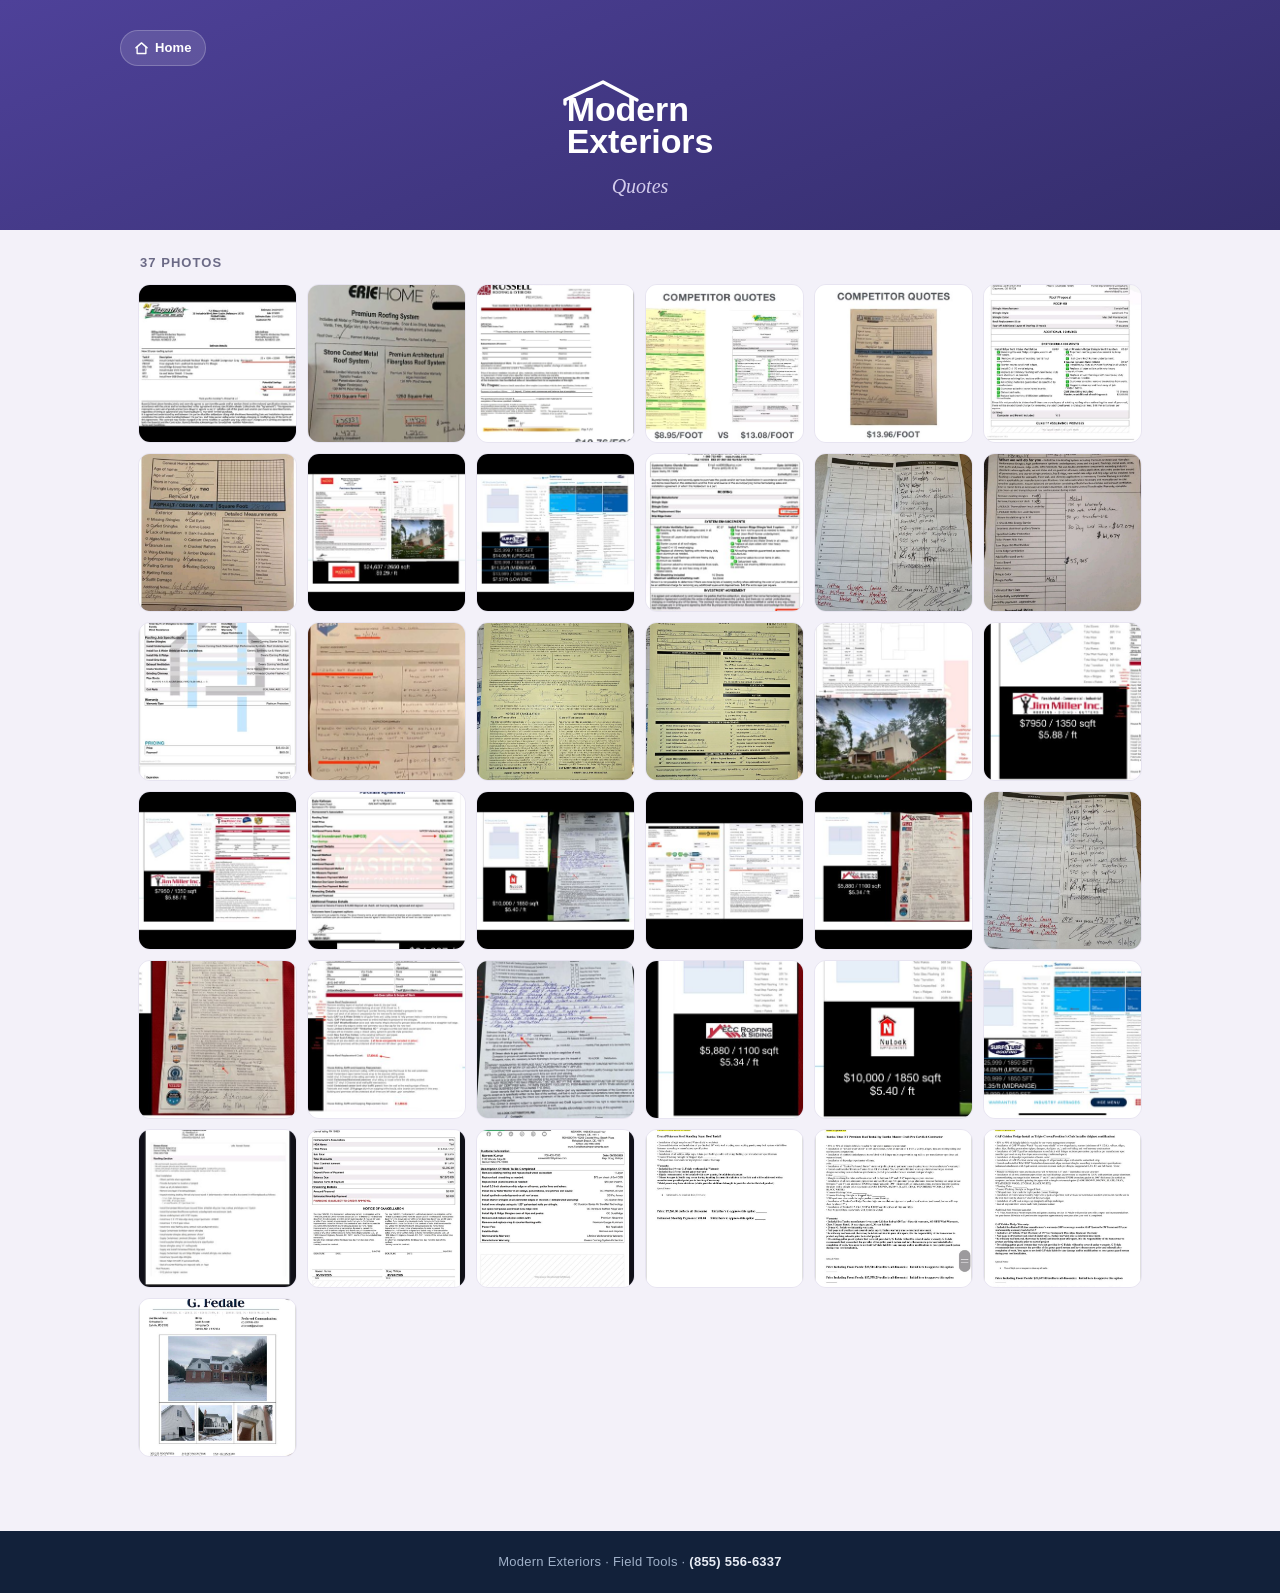
<file: moderntools/quotes.html>
<!DOCTYPE html>
<html lang="en">
<head>
  <meta charset="UTF-8" />
  <meta name="viewport" content="width=device-width, initial-scale=1.0" />
  <title>Modern Exteriors — Quotes</title>
<style>
  :root {
    color-scheme: light dark;
    --indigo: #4a3c8c;
    --indigo-deep: #342d6b;
    --indigo-bright: #5a4ba6;
    --copper: #c4895a;
    --copper-dark: #a96f3f;

    --bg: #f3f1f9;
    --card: #ffffff;
    --ink: #21243d;
    --muted: #6b6a86;
    --line: #e7e4f1;
    --chip: #f6f4fc;
    --footer-navy: #12213a;
    --footer-ink: #e7ecf5;
    --footer-muted: #9fb0c8;
    --header-from: #4e4199;
    --header-to: #342d6b;
    --header-sub: #d3ccec;
    --shadow: 0 12px 32px rgba(52, 45, 107, 0.12);
    --shadow-sm: 0 2px 8px rgba(52, 45, 107, 0.08);
    --radius: 16px;
  }
  @media (prefers-color-scheme: dark) {
    :root {
      --bg: #0f1326; --card: #191d38; --ink: #ecebf6; --muted: #a6a3c6;
      --line: #2b2f52; --chip: #171b34;
      --footer-navy: #0b1626; --footer-ink: #e7ecf5; --footer-muted: #93a4bd;
      --header-from: #453a86; --header-to: #2a2456; --header-sub: #c3bce4;
      --shadow: 0 14px 36px rgba(0, 0, 0, 0.5);
      --shadow-sm: 0 2px 10px rgba(0, 0, 0, 0.4);
    }
  }
  :root[data-theme="light"] {
    --bg: #f3f1f9; --card: #ffffff; --ink: #21243d; --muted: #6b6a86;
    --line: #e7e4f1; --chip: #f6f4fc;
    --footer-navy: #12213a; --footer-ink: #e7ecf5; --footer-muted: #9fb0c8;
    --header-from: #4e4199; --header-to: #342d6b; --header-sub: #d3ccec;
    --shadow: 0 12px 32px rgba(52, 45, 107, 0.12);
    --shadow-sm: 0 2px 8px rgba(52, 45, 107, 0.08);
  }
  :root[data-theme="dark"] {
    --bg: #0f1326; --card: #191d38; --ink: #ecebf6; --muted: #a6a3c6;
    --line: #2b2f52; --chip: #171b34;
    --footer-navy: #0b1626; --footer-ink: #e7ecf5; --footer-muted: #93a4bd;
    --header-from: #453a86; --header-to: #2a2456; --header-sub: #c3bce4;
    --shadow: 0 14px 36px rgba(0, 0, 0, 0.5);
    --shadow-sm: 0 2px 10px rgba(0, 0, 0, 0.4);
  }

  * { box-sizing: border-box; }
  body {
    margin: 0; background: var(--bg); color: var(--ink);
    font-family: -apple-system, BlinkMacSystemFont, "Segoe UI", Roboto, Helvetica, Arial, sans-serif;
    -webkit-font-smoothing: antialiased; line-height: 1.4;
    overflow-x: hidden; text-size-adjust: 100%; -webkit-text-size-adjust: 100%;
    min-height: 100vh; min-height: 100dvh; display: flex; flex-direction: column;
  }
  .serif { font-family: Georgia, "Times New Roman", "Iowan Old Style", serif; }
  .wrap { max-width: 1040px; width: 100%; margin: 0 auto; padding: 0 18px 44px; flex: 1 0 auto; }
  header.brand, footer.brandfoot { flex-shrink: 0; }

  header.brand {
    background: linear-gradient(160deg, var(--header-from) 0%, var(--header-to) 100%);
    color: #fff; padding: 30px 18px 30px; text-align: center;
  }
  .brand-inner {
    max-width: 1040px; margin: 0 auto;
    display: flex; flex-direction: column; align-items: center; gap: 14px;
  }
  .home-link {
    align-self: flex-start;
    display: inline-flex; align-items: center; gap: 6px;
    color: #fff; text-decoration: none; font-size: 13px; font-weight: 600; letter-spacing: 0.01em;
    background: rgba(255, 255, 255, 0.12); border: 1px solid rgba(255, 255, 255, 0.22);
    padding: 8px 13px; border-radius: 999px; transition: background 0.12s;
    -webkit-tap-highlight-color: transparent; touch-action: manipulation;
  }
  .home-link:hover { background: rgba(255, 255, 255, 0.22); }
  .home-link:focus-visible { outline: 2px solid #fff; outline-offset: 2px; }
  .logo { position: relative; display: inline-block; padding-top: 14px; text-decoration: none; }
  .logo:hover { opacity: 0.92; }
  .logo .roofline { position: absolute; top: 0; left: -4px; width: clamp(96px, 30vw, 116px); height: 26px; overflow: visible; }
  .logo .word {
    display: flex; flex-direction: column; align-items: flex-start;
    line-height: 0.94; letter-spacing: -0.005em;
    font-family: "Arial Black", "Helvetica Neue", Helvetica, Arial, sans-serif;
    font-weight: 800; color: #fff;
  }
  .logo .word .l1, .logo .word .l2 { font-size: clamp(26px, 8vw, 34px); }
  header.brand h1 { margin: 0; font-size: clamp(16px, 4.6vw, 20px); font-weight: 400; font-style: italic; color: var(--header-sub); }
  .brand-eyebrow {
    font-size: 11px; font-weight: 700; text-transform: uppercase;
    letter-spacing: 0.16em; color: var(--header-sub); opacity: 0.9;
  }

  .count { margin: 24px 2px 12px; font-size: 13px; font-weight: 700; letter-spacing: 0.08em; text-transform: uppercase; color: var(--muted); }

  /* Thumbnail grid */
  .grid {
    display: grid; grid-template-columns: repeat(auto-fill, minmax(150px, 1fr)); gap: 10px;
  }
  .thumb {
    padding: 0; border: 1px solid var(--line); border-radius: 12px; overflow: hidden;
    background: var(--chip); cursor: pointer; aspect-ratio: 1 / 1;
    -webkit-tap-highlight-color: transparent; touch-action: manipulation;
    transition: transform 0.12s, box-shadow 0.12s;
  }
  .thumb:hover { transform: translateY(-2px); box-shadow: var(--shadow-sm); }
  .thumb:focus-visible { outline: 3px solid var(--indigo-bright); outline-offset: 2px; }
  .thumb img { width: 100%; height: 100%; object-fit: cover; display: block; }

  .empty {
    text-align: center; color: var(--muted); font-size: 14px; padding: 40px 12px;
    border: 1px dashed var(--line); border-radius: var(--radius);
  }

  /* Lightbox */
  .lb {
    position: fixed; inset: 0; z-index: 100; background: rgba(10, 12, 24, 0.92);
    display: none; opacity: 0; transition: opacity 0.18s;
  }
  .lb.open { display: block; opacity: 1; }
  .lb-stage {
    position: absolute; inset: 0; display: flex; align-items: center; justify-content: center;
    overflow: auto; padding: 56px 12px; -webkit-overflow-scrolling: touch;
  }
  .lb-img {
    max-width: 100%; max-height: 100%; object-fit: contain; display: block;
    cursor: zoom-in; user-select: none; -webkit-user-drag: none;
    border-radius: 6px; box-shadow: 0 10px 40px rgba(0, 0, 0, 0.5);
  }
  .lb.zoomed .lb-stage { align-items: flex-start; justify-content: flex-start; cursor: grab; }
  .lb.zoomed .lb-img { max-width: none; max-height: none; width: auto; height: auto; cursor: zoom-out; }
  .lb-btn {
    position: absolute; z-index: 2; border: none; cursor: pointer; color: #fff;
    background: rgba(255, 255, 255, 0.14); backdrop-filter: blur(4px);
    display: grid; place-items: center; border-radius: 999px;
    -webkit-tap-highlight-color: transparent; touch-action: manipulation;
  }
  .lb-btn:hover { background: rgba(255, 255, 255, 0.26); }
  .lb-btn:focus-visible { outline: 2px solid #fff; outline-offset: 2px; }
  .lb-btn svg { width: 24px; height: 24px; }
  .lb-close { top: 12px; right: 12px; width: 44px; height: 44px; }
  .lb-prev, .lb-next { top: 50%; transform: translateY(-50%); width: 46px; height: 46px; }
  .lb-prev { left: 12px; }
  .lb-next { right: 12px; }
  .lb-counter {
    position: absolute; top: 16px; left: 16px; z-index: 2; color: #fff;
    font-size: 13px; font-weight: 700; letter-spacing: 0.03em;
    background: rgba(0, 0, 0, 0.35); padding: 6px 12px; border-radius: 999px;
    font-variant-numeric: tabular-nums;
  }
  .lb-hint {
    position: absolute; bottom: 14px; left: 50%; transform: translateX(-50%); z-index: 2;
    color: rgba(255, 255, 255, 0.75); font-size: 12px; letter-spacing: 0.02em;
    background: rgba(0, 0, 0, 0.35); padding: 6px 12px; border-radius: 999px; white-space: nowrap;
  }

  footer.brandfoot {
    background: var(--footer-navy); color: var(--footer-muted);
    padding: 22px 18px; margin-top: 30px; text-align: center;
    font-size: 13px; letter-spacing: 0.02em;
  }
  footer.brandfoot a { color: var(--footer-ink); font-weight: 700; text-decoration: none; }

  @media (max-width: 520px) {
    .grid { grid-template-columns: repeat(auto-fill, minmax(120px, 1fr)); gap: 8px; }
    .lb-hint { display: none; }
  }
  @media (max-width: 380px) {
    .wrap { padding: 0 14px 40px; }
  }
  @media (prefers-reduced-motion: reduce) { * { transition: none !important; } }

  /* Back-to-top button */
  .to-top {
    position: fixed; z-index: 50;
    right: max(16px, env(safe-area-inset-right));
    bottom: max(16px, env(safe-area-inset-bottom));
    width: 46px; height: 46px; border-radius: 50%; border: none; cursor: pointer;
    background: var(--copper); color: #fff;
    box-shadow: 0 6px 18px rgba(0, 0, 0, 0.28);
    display: grid; place-items: center;
    opacity: 0; visibility: hidden; transform: translateY(10px);
    transition: opacity 0.2s, transform 0.2s, visibility 0.2s, background 0.12s;
    -webkit-tap-highlight-color: transparent; touch-action: manipulation;
  }
  .to-top.show { opacity: 0.9; visibility: visible; transform: translateY(0); }
  .to-top:hover { opacity: 1; background: var(--copper-dark); }
  .to-top:focus-visible { outline: 3px solid var(--indigo-bright); outline-offset: 2px; }
  .to-top svg { width: 22px; height: 22px; }
  @media (prefers-reduced-motion: reduce) { .to-top { transition: none; } }
  @media print { .to-top, .lb { display: none !important; } }
</style>
</head>
<body>
<header class="brand">
  <div class="brand-inner">
    <a class="home-link" href="index.html">
      <svg width="15" height="15" viewBox="0 0 24 24" fill="none" stroke="currentColor" stroke-width="2.2" stroke-linecap="round" stroke-linejoin="round" aria-hidden="true">
        <path d="M3 11l9-8 9 8"/><path d="M5 10v10h14V10"/>
      </svg>
      Home
    </a>
    <a class="logo" href="index.html" aria-label="Modern Exteriors home">
      <svg class="roofline" viewBox="0 0 116 26" fill="none" aria-hidden="true">
        <path d="M2 24 L2 20 L40 2 L74 20" stroke="#ffffff" stroke-width="3.4"
              stroke-linecap="round" stroke-linejoin="round"/>
      </svg>
      <span class="word"><span class="l1">Modern</span><span class="l2">Exteriors</span></span>
    </a>
    <h1 class="serif">Quotes</h1>
  </div>
</header>

<div class="wrap">
  <div class="count" id="count">Photos</div>
  <div class="grid" id="grid"></div>
  <div class="empty" id="empty" hidden>Photos are being added — check back shortly.</div>
</div>

<!-- Lightbox -->
<div class="lb" id="lb" aria-hidden="true" role="dialog" aria-label="Photo viewer">
  <div class="lb-counter" id="lbCounter">1 / 1</div>
  <button type="button" class="lb-btn lb-close" id="lbClose" aria-label="Close">
    <svg viewBox="0 0 24 24" fill="none" stroke="currentColor" stroke-width="2.4" stroke-linecap="round"><path d="M6 6l12 12M18 6L6 18"/></svg>
  </button>
  <button type="button" class="lb-btn lb-prev" id="lbPrev" aria-label="Previous photo">
    <svg viewBox="0 0 24 24" fill="none" stroke="currentColor" stroke-width="2.4" stroke-linecap="round" stroke-linejoin="round"><path d="M15 5l-7 7 7 7"/></svg>
  </button>
  <button type="button" class="lb-btn lb-next" id="lbNext" aria-label="Next photo">
    <svg viewBox="0 0 24 24" fill="none" stroke="currentColor" stroke-width="2.4" stroke-linecap="round" stroke-linejoin="round"><path d="M9 5l7 7-7 7"/></svg>
  </button>
  <div class="lb-stage" id="lbStage">
    <img class="lb-img" id="lbImg" alt="" />
  </div>
  <div class="lb-hint">Click image to zoom · drag to pan · ← → to browse · Esc to close</div>
</div>

<button type="button" class="to-top" aria-label="Back to top" title="Back to top">
  <svg viewBox="0 0 24 24" fill="none" stroke="currentColor" stroke-width="2.5" stroke-linecap="round" stroke-linejoin="round" aria-hidden="true">
    <path d="M12 19V5M5 12l7-7 7 7"/>
  </svg>
</button>

<footer class="brandfoot">
  Modern Exteriors &middot; Field Tools &middot; <a href="tel:+18555566337">(855)&nbsp;556-6337</a>
</footer>

<script>
  /* ---- Image source ----
     Self-hosted in images/quotes/. Grid uses lightweight thumbnails
     (images/quotes/thumbs/*.jpg); the lightbox loads the full-size file. */
  var FILES = [
    "IMG_0074.PNG","IMG_0075.PNG","IMG_0076.JPG","IMG_0077.JPG","IMG_0078.JPG",
    "IMG_0079.JPG","IMG_0080.JPG","IMG_0081.PNG","IMG_0082.PNG","IMG_0083.PNG",
    "IMG_0084.JPG","IMG_0085.JPG","IMG_0086.JPG","IMG_0088.PNG","IMG_0090.JPG",
    "IMG_0091.JPG","IMG_0097.PNG","IMG_0098.PNG","IMG_0099.PNG","IMG_0100.PNG",
    "IMG_0101.PNG","IMG_0103.PNG","IMG_0104.PNG","IMG_0108.JPG","IMG_0111.PNG",
    "IMG_0112.PNG","IMG_0113.PNG","IMG_0114.PNG","IMG_0115.PNG","IMG_0116.PNG",
    "IMG_0117.JPG","IMG_0118.JPG","IMG_0119.JPG","IMG_0120.JPG","IMG_0121.JPG",
    "IMG_0122.JPG","IMG_0123.JPG"
  ];
  var PHOTOS = FILES.map(function (f) {
    return {
      thumb: "images/quotes/thumbs/" + f.replace(/\.[^.]+$/, "") + ".jpg",
      full: "images/quotes/" + f
    };
  });

  var grid = document.getElementById("grid");
  var countEl = document.getElementById("count");
  var emptyEl = document.getElementById("empty");

  if (!PHOTOS.length) {
    emptyEl.hidden = false;
    countEl.textContent = "Photos";
  } else {
    countEl.textContent = PHOTOS.length + " Photos";
    grid.innerHTML = PHOTOS.map(function (p, i) {
      return '<button type="button" class="thumb" data-i="' + i + '" aria-label="Open photo ' + (i + 1) + '">' +
        '<img loading="lazy" decoding="async" src="' + p.thumb + '" alt="Modern Exteriors project photo ' + (i + 1) + '">' +
        "</button>";
    }).join("");
  }

  var lb = document.getElementById("lb");
  var lbImg = document.getElementById("lbImg");
  var lbStage = document.getElementById("lbStage");
  var lbCounter = document.getElementById("lbCounter");
  var cur = 0;

  function render() {
    lb.classList.remove("zoomed");
    lbImg.src = PHOTOS[cur].full;
    lbCounter.textContent = (cur + 1) + " / " + PHOTOS.length;
  }
  function openAt(i) {
    cur = i; render();
    lb.classList.add("open"); lb.setAttribute("aria-hidden", "false");
    document.body.style.overflow = "hidden";
  }
  function close() {
    lb.classList.remove("open", "zoomed"); lb.setAttribute("aria-hidden", "true");
    document.body.style.overflow = "";
  }
  function go(d) { cur = (cur + d + PHOTOS.length) % PHOTOS.length; render(); }

  grid.addEventListener("click", function (e) {
    var b = e.target.closest(".thumb"); if (b) openAt(+b.dataset.i);
  });
  document.getElementById("lbClose").addEventListener("click", close);
  document.getElementById("lbPrev").addEventListener("click", function (e) { e.stopPropagation(); go(-1); });
  document.getElementById("lbNext").addEventListener("click", function (e) { e.stopPropagation(); go(1); });
  lb.addEventListener("click", function (e) { if (e.target === lb || e.target === lbStage) close(); });

  // Toggle zoom on image click (unless the user was dragging to pan)
  var dragged = false;
  lbImg.addEventListener("click", function (e) {
    e.stopPropagation();
    if (dragged) { dragged = false; return; }
    lb.classList.toggle("zoomed");
    if (lb.classList.contains("zoomed")) {
      // center the zoom roughly on the click point
      requestAnimationFrame(function () {
        lbStage.scrollLeft = (lbStage.scrollWidth - lbStage.clientWidth) / 2;
        lbStage.scrollTop = (lbStage.scrollHeight - lbStage.clientHeight) / 2;
      });
    }
  });

  // Drag-to-pan when zoomed
  var down = false, sx = 0, sy = 0, sl = 0, st = 0;
  lbStage.addEventListener("pointerdown", function (e) {
    if (!lb.classList.contains("zoomed")) return;
    down = true; dragged = false; sx = e.clientX; sy = e.clientY;
    sl = lbStage.scrollLeft; st = lbStage.scrollTop;
    lbStage.setPointerCapture(e.pointerId);
  });
  lbStage.addEventListener("pointermove", function (e) {
    if (!down) return;
    var dx = e.clientX - sx, dy = e.clientY - sy;
    if (Math.abs(dx) > 4 || Math.abs(dy) > 4) dragged = true;
    lbStage.scrollLeft = sl - dx; lbStage.scrollTop = st - dy;
  });
  lbStage.addEventListener("pointerup", function () { down = false; });

  document.addEventListener("keydown", function (e) {
    if (!lb.classList.contains("open")) return;
    if (e.key === "Escape") close();
    else if (e.key === "ArrowRight") go(1);
    else if (e.key === "ArrowLeft") go(-1);
  });

  // Back-to-top
  (function () {
    var b = document.querySelector(".to-top");
    if (!b) return;
    var t = function () { if (window.pageYOffset > 300) b.classList.add("show"); else b.classList.remove("show"); };
    window.addEventListener("scroll", t, { passive: true }); t();
    b.addEventListener("click", function () {
      var r = window.matchMedia("(prefers-reduced-motion: reduce)").matches;
      window.scrollTo({ top: 0, behavior: r ? "auto" : "smooth" });
    });
  })();
</script>
</body>
</html>
</file>
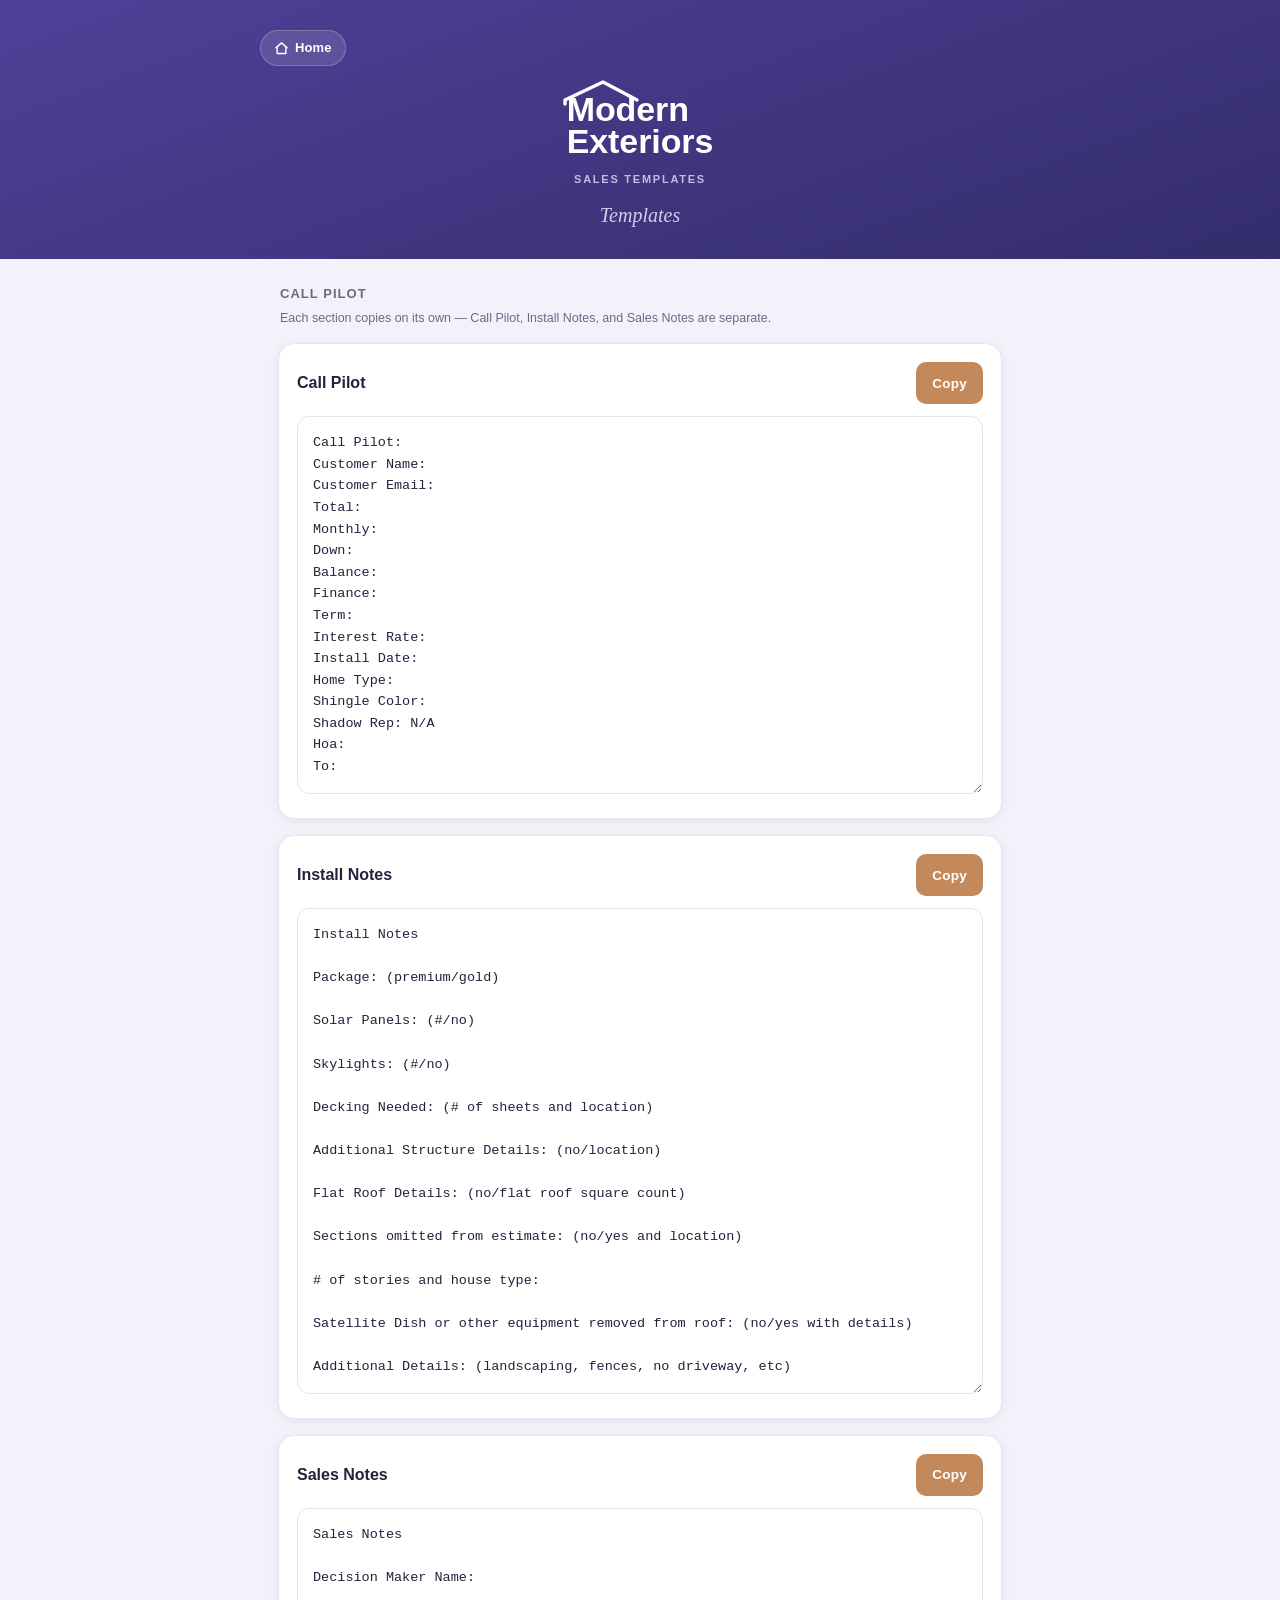
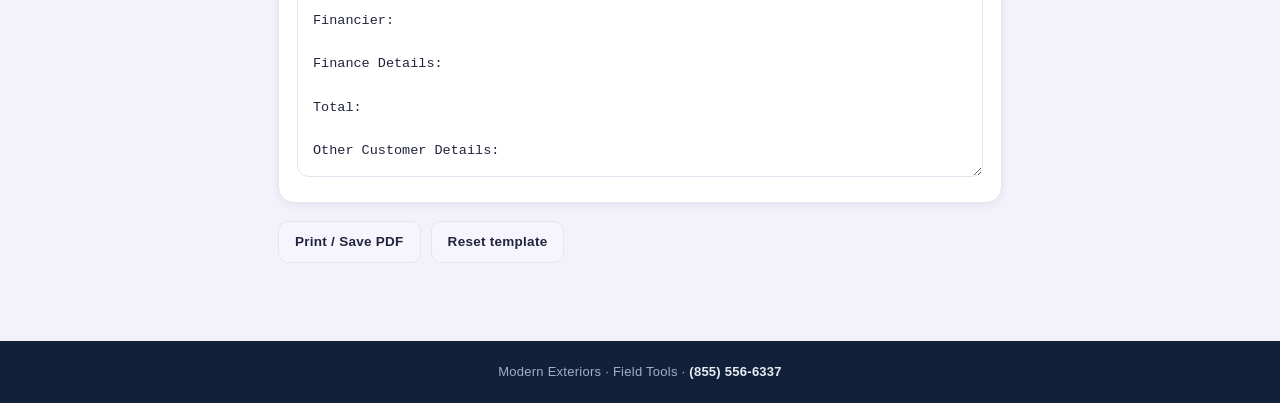
<file: moderntools/templates.html>
<!DOCTYPE html>
<html lang="en">
<head>
  <meta charset="UTF-8" />
  <meta name="viewport" content="width=device-width, initial-scale=1.0" />
  <title>Modern Exteriors — Templates</title>
<style>
  :root {
    color-scheme: light dark;
    --indigo: #4a3c8c;
    --indigo-deep: #342d6b;
    --indigo-bright: #5a4ba6;
    --copper: #c4895a;
    --copper-dark: #a96f3f;

    --bg: #f3f1f9;
    --card: #ffffff;
    --ink: #21243d;
    --muted: #6b6a86;
    --line: #e7e4f1;
    --chip: #f6f4fc;
    --chip-hover: #ede9f8;
    --input-bg: #ffffff;
    --footer-navy: #12213a;
    --footer-ink: #e7ecf5;
    --footer-muted: #9fb0c8;
    --header-from: #4e4199;
    --header-to: #342d6b;
    --header-sub: #d3ccec;
    --shadow: 0 12px 32px rgba(52, 45, 107, 0.12);
    --shadow-sm: 0 2px 8px rgba(52, 45, 107, 0.08);
    --radius: 16px;
  }
  @media (prefers-color-scheme: dark) {
    :root {
      --bg: #0f1326; --card: #191d38; --ink: #ecebf6; --muted: #a6a3c6;
      --line: #2b2f52; --chip: #171b34; --chip-hover: #232746; --input-bg: #141834;
      --footer-navy: #0b1626; --footer-ink: #e7ecf5; --footer-muted: #93a4bd;
      --header-from: #453a86; --header-to: #2a2456; --header-sub: #c3bce4;
      --shadow: 0 14px 36px rgba(0, 0, 0, 0.5);
      --shadow-sm: 0 2px 10px rgba(0, 0, 0, 0.4);
    }
  }
  :root[data-theme="light"] {
    --bg: #f3f1f9; --card: #ffffff; --ink: #21243d; --muted: #6b6a86;
    --line: #e7e4f1; --chip: #f6f4fc; --chip-hover: #ede9f8; --input-bg: #ffffff;
    --footer-navy: #12213a; --footer-ink: #e7ecf5; --footer-muted: #9fb0c8;
    --header-from: #4e4199; --header-to: #342d6b; --header-sub: #d3ccec;
    --shadow: 0 12px 32px rgba(52, 45, 107, 0.12);
    --shadow-sm: 0 2px 8px rgba(52, 45, 107, 0.08);
  }
  :root[data-theme="dark"] {
    --bg: #0f1326; --card: #191d38; --ink: #ecebf6; --muted: #a6a3c6;
    --line: #2b2f52; --chip: #171b34; --chip-hover: #232746; --input-bg: #141834;
    --footer-navy: #0b1626; --footer-ink: #e7ecf5; --footer-muted: #93a4bd;
    --header-from: #453a86; --header-to: #2a2456; --header-sub: #c3bce4;
    --shadow: 0 14px 36px rgba(0, 0, 0, 0.5);
    --shadow-sm: 0 2px 10px rgba(0, 0, 0, 0.4);
  }

  * { box-sizing: border-box; }
  body {
    margin: 0; background: var(--bg); color: var(--ink);
    font-family: -apple-system, BlinkMacSystemFont, "Segoe UI", Roboto, Helvetica, Arial, sans-serif;
    -webkit-font-smoothing: antialiased; line-height: 1.4;
    overflow-x: hidden; text-size-adjust: 100%; -webkit-text-size-adjust: 100%;
    min-height: 100vh; min-height: 100dvh; display: flex; flex-direction: column;
  }
  .serif { font-family: Georgia, "Times New Roman", "Iowan Old Style", serif; }
  .wrap { max-width: 760px; width: 100%; margin: 0 auto; padding: 0 18px 44px; flex: 1 0 auto; }
  header.brand, footer.brandfoot { flex-shrink: 0; }

  header.brand {
    background: linear-gradient(160deg, var(--header-from) 0%, var(--header-to) 100%);
    color: #fff; padding: 30px 18px 30px; text-align: center;
  }
  .brand-inner {
    max-width: 760px; margin: 0 auto;
    display: flex; flex-direction: column; align-items: center; gap: 14px;
  }
  .home-link {
    align-self: flex-start;
    display: inline-flex; align-items: center; gap: 6px;
    color: #fff; text-decoration: none; font-size: 13px; font-weight: 600; letter-spacing: 0.01em;
    background: rgba(255, 255, 255, 0.12); border: 1px solid rgba(255, 255, 255, 0.22);
    padding: 8px 13px; border-radius: 999px; transition: background 0.12s;
    -webkit-tap-highlight-color: transparent; touch-action: manipulation;
  }
  .home-link:hover { background: rgba(255, 255, 255, 0.22); }
  .home-link:focus-visible { outline: 2px solid #fff; outline-offset: 2px; }
  .logo { position: relative; display: inline-block; padding-top: 14px; text-decoration: none; }
  .logo:hover { opacity: 0.92; }
  .logo .roofline { position: absolute; top: 0; left: -4px; width: clamp(96px, 30vw, 116px); height: 26px; overflow: visible; }
  .logo .word {
    display: flex; flex-direction: column; align-items: flex-start;
    line-height: 0.94; letter-spacing: -0.005em;
    font-family: "Arial Black", "Helvetica Neue", Helvetica, Arial, sans-serif;
    font-weight: 800; color: #fff;
  }
  .logo .word .l1, .logo .word .l2 { font-size: clamp(26px, 8vw, 34px); }
  header.brand h1 { margin: 0; font-size: clamp(16px, 4.6vw, 20px); font-weight: 400; font-style: italic; color: var(--header-sub); }
  .brand-eyebrow {
    font-size: 11px; font-weight: 700; text-transform: uppercase;
    letter-spacing: 0.16em; color: var(--header-sub); opacity: 0.9;
  }

  .tpl-name {
    margin: 26px 2px 6px; font-size: 13px; font-weight: 700;
    letter-spacing: 0.08em; text-transform: uppercase; color: var(--muted);
  }
  .tpl-hint { margin: 0 2px 4px; font-size: 12.5px; color: var(--muted); }

  .card {
    background: var(--card); border: 1px solid var(--line); border-radius: var(--radius);
    box-shadow: var(--shadow-sm); padding: 18px; margin-top: 16px;
  }
  .card-head { display: flex; align-items: center; justify-content: space-between; gap: 10px; margin-bottom: 12px; flex-wrap: wrap; }
  .card-head .name { font-size: 16px; font-weight: 800; color: var(--ink); }

  .tmpl {
    width: 100%;
    font-family: ui-monospace, SFMono-Regular, Menlo, Consolas, "Liberation Mono", monospace;
    font-size: 13.5px; line-height: 1.6; color: var(--ink);
    background: var(--input-bg); border: 1px solid var(--line); border-radius: 12px;
    padding: 15px; resize: vertical; outline: none;
    white-space: pre-wrap; overflow-wrap: break-word;
  }
  .tmpl:focus { border-color: var(--indigo-bright); box-shadow: 0 0 0 3px rgba(90, 75, 166, 0.15); }

  .btn {
    font-family: inherit; font-weight: 700; font-size: 13.5px; letter-spacing: 0.02em;
    border-radius: 10px; padding: 9px 16px; min-height: 42px; cursor: pointer; border: none;
    -webkit-tap-highlight-color: transparent; touch-action: manipulation;
  }
  .btn:focus-visible { outline: 3px solid var(--indigo-bright); outline-offset: 2px; }
  .btn-copy { background: var(--copper); color: #fff; }
  .btn-copy:hover { background: var(--copper-dark); }
  .btn-copy.done { background: #1f9d55; }
  .btn-ghost { background: var(--chip); color: var(--ink); border: 1px solid var(--line); }
  .btn-ghost:hover { background: var(--chip-hover); }
  .actions-row { display: flex; gap: 10px; flex-wrap: wrap; margin-top: 18px; }

  footer.brandfoot {
    background: var(--footer-navy); color: var(--footer-muted);
    padding: 22px 18px; margin-top: 34px; text-align: center;
    font-size: 13px; letter-spacing: 0.02em;
  }
  footer.brandfoot a { color: var(--footer-ink); font-weight: 700; text-decoration: none; }

  @media (max-width: 380px) {
    .wrap { padding: 0 14px 40px; }
    .tmpl { font-size: 13px; }
  }
  @media (prefers-reduced-motion: reduce) { * { transition: none !important; } }
  @media print {
    body { background: #fff; }
    header.brand, .actions-row, .card-head, footer.brandfoot, .tpl-hint { display: none !important; }
    .card { box-shadow: none; border: none; padding: 0 0 14px; break-inside: avoid; }
    .tmpl { border: none; background: #fff; }
  }

  /* Back-to-top button (fixed, appears after scrolling) */
  .to-top {
    position: fixed; z-index: 50;
    right: max(16px, env(safe-area-inset-right));
    bottom: max(16px, env(safe-area-inset-bottom));
    width: 46px; height: 46px; border-radius: 50%; border: none; cursor: pointer;
    background: var(--copper); color: #fff;
    box-shadow: 0 6px 18px rgba(0, 0, 0, 0.28);
    display: grid; place-items: center;
    opacity: 0; visibility: hidden; transform: translateY(10px);
    transition: opacity 0.2s, transform 0.2s, visibility 0.2s, background 0.12s;
    -webkit-tap-highlight-color: transparent; touch-action: manipulation;
  }
  .to-top.show { opacity: 0.9; visibility: visible; transform: translateY(0); }
  .to-top:hover { opacity: 1; background: var(--copper-dark); }
  .to-top:focus-visible { outline: 3px solid var(--indigo-bright); outline-offset: 2px; }
  .to-top svg { width: 22px; height: 22px; }
  @media (prefers-reduced-motion: reduce) { .to-top { transition: none; } }
  @media print { .to-top { display: none !important; } }
</style>
</head>
<body>
<header class="brand">
  <div class="brand-inner">
    <a class="home-link" href="index.html">
      <svg width="15" height="15" viewBox="0 0 24 24" fill="none" stroke="currentColor" stroke-width="2.2" stroke-linecap="round" stroke-linejoin="round" aria-hidden="true">
        <path d="M3 11l9-8 9 8"/><path d="M5 10v10h14V10"/>
      </svg>
      Home
    </a>
    <a class="logo" href="index.html" aria-label="Modern Exteriors home">
      <svg class="roofline" viewBox="0 0 116 26" fill="none" aria-hidden="true">
        <path d="M2 24 L2 20 L40 2 L74 20" stroke="#ffffff" stroke-width="3.4"
              stroke-linecap="round" stroke-linejoin="round"/>
      </svg>
      <span class="word"><span class="l1">Modern</span><span class="l2">Exteriors</span></span>
    </a>
    <div class="brand-eyebrow">Sales Templates</div>
    <h1 class="serif">Templates</h1>
  </div>
</header>

<div class="wrap">
  <div class="tpl-name">Call Pilot</div>
  <p class="tpl-hint">Each section copies on its own — Call Pilot, Install Notes, and Sales Notes are separate.</p>

  <div class="card">
    <div class="card-head">
      <span class="name">Call Pilot</span>
      <button type="button" class="btn btn-copy" data-copy>Copy</button>
    </div>
    <textarea class="tmpl" rows="16" spellcheck="false" aria-label="Call Pilot section">Call Pilot:
Customer Name:
Customer Email:
Total:
Monthly:
Down:
Balance:
Finance:
Term:
Interest Rate:
Install Date:
Home Type:
Shingle Color:
Shadow Rep: N/A
Hoa:
To: </textarea>
  </div>

  <div class="card">
    <div class="card-head">
      <span class="name">Install Notes</span>
      <button type="button" class="btn btn-copy" data-copy>Copy</button>
    </div>
    <textarea class="tmpl" rows="21" spellcheck="false" aria-label="Install Notes section">Install Notes

Package: (premium/gold)

Solar Panels: (#/no)

Skylights: (#/no)

Decking Needed: (# of sheets and location)

Additional Structure Details: (no/location)

Flat Roof Details: (no/flat roof square count)

Sections omitted from estimate: (no/yes and location)

# of stories and house type:

Satellite Dish or other equipment removed from roof: (no/yes with details)

Additional Details: (landscaping, fences, no driveway, etc)</textarea>
  </div>

  <div class="card">
    <div class="card-head">
      <span class="name">Sales Notes</span>
      <button type="button" class="btn btn-copy" data-copy>Copy</button>
    </div>
    <textarea class="tmpl" rows="11" spellcheck="false" aria-label="Sales Notes section">Sales Notes

Decision Maker Name:

Financier:

Finance Details:

Total:

Other Customer Details: </textarea>
  </div>

  <div class="actions-row">
    <button type="button" class="btn btn-ghost" onclick="window.print()">Print / Save PDF</button>
    <button type="button" class="btn btn-ghost" id="resetBtn">Reset template</button>
  </div>
</div>

<footer class="brandfoot">
  Modern Exteriors &middot; Field Tools &middot; <a href="tel:+18555566337">(855)&nbsp;556-6337</a>
</footer>

<script>
  function copyFrom(ta, btn) {
    function done() {
      btn.textContent = "Copied ✓"; btn.classList.add("done");
      setTimeout(function () { btn.textContent = "Copy"; btn.classList.remove("done"); }, 1600);
    }
    function fallback() {
      ta.focus(); ta.select();
      try { document.execCommand("copy"); done(); } catch (e) {}
    }
    if (navigator.clipboard && navigator.clipboard.writeText) {
      navigator.clipboard.writeText(ta.value).then(done, fallback);
    } else { fallback(); }
  }

  document.querySelectorAll("[data-copy]").forEach(function (btn) {
    btn.addEventListener("click", function () {
      copyFrom(btn.closest(".card").querySelector(".tmpl"), btn);
    });
  });

  document.getElementById("resetBtn").addEventListener("click", function () {
    document.querySelectorAll(".tmpl").forEach(function (ta) { ta.value = ta.defaultValue; });
  });
</script>
<button type="button" class="to-top" aria-label="Back to top" title="Back to top">
  <svg viewBox="0 0 24 24" fill="none" stroke="currentColor" stroke-width="2.5" stroke-linecap="round" stroke-linejoin="round" aria-hidden="true">
    <path d="M12 19V5M5 12l7-7 7 7"/>
  </svg>
</button>
<script>
  (function () {
    var b = document.querySelector(".to-top");
    if (!b) return;
    var t = function () { if (window.pageYOffset > 300) b.classList.add("show"); else b.classList.remove("show"); };
    window.addEventListener("scroll", t, { passive: true });
    t();
    b.addEventListener("click", function () {
      var r = window.matchMedia("(prefers-reduced-motion: reduce)").matches;
      window.scrollTo({ top: 0, behavior: r ? "auto" : "smooth" });
    });
  })();
</script>
</body>
</html>
</file>
<file: styles.css>
/* =========================================================================
   MADE BY CONNOR — comic-book collection
   Cream newsprint + Ben-Day halftone, thick ink outlines, hard offset shadows,
   pop primaries, caption boxes and speech bubbles. Each project is a comic panel.
   ========================================================================= */

:root {
  /* ---- paper & ink ---- */
  --paper:     #f3e6c2;
  --paper-2:   #ecdcac;
  --panel:     #fffdf6;   /* white-ish panel interior */
  --ink:       #17130d;
  --ink-2:     #2c2519;

  /* ---- pop primaries ---- */
  --pop-red:    #ff3b3b;
  --pop-yellow: #ffd23f;
  --pop-blue:   #2b7fff;

  --halftone: rgba(23,19,13,.20);

  /* ---- type ---- */
  --display: "Bangers", ui-sans-serif, system-ui, sans-serif;
  --dialog:  "Comic Neue", ui-sans-serif, system-ui, "Segoe UI", sans-serif;

  /* ---- ink system ---- */
  --w: 3px;               /* standard ink line weight */
  --w-hair: 2px;
  --r: 5px;               /* panels are near-square */
  --sh: 7px 7px 0 var(--ink);
  --sh-lg: 11px 11px 0 var(--ink);
  --sh-sm: 3px 3px 0 var(--ink);

  --gutter: clamp(14px, 1.7vw, 24px);
  --ease: cubic-bezier(.2,.8,.2,1);
}

* { box-sizing: border-box; }
html { -webkit-text-size-adjust: 100%; }

body {
  margin: 0;
  min-height: 100svh;
  color: var(--ink);
  font-family: var(--dialog);
  font-size: clamp(15px, 1.05vw, 17px);
  font-weight: 700;
  line-height: 1.5;
  background-color: var(--paper);
  background-image: radial-gradient(var(--halftone) 1.3px, transparent 1.5px);
  background-size: 9px 9px;
  -webkit-font-smoothing: antialiased;
  overflow-x: hidden;
}

::selection { background: var(--pop-yellow); color: var(--ink); }
a { color: inherit; text-decoration: none; }

/* reusable inked (outlined) display text */
.inked {
  font-family: var(--display);
  -webkit-text-stroke: 2.5px var(--ink);
  paint-order: stroke fill;
  text-shadow: var(--sh-sm);
}

.wrap {
  position: relative; z-index: 1;
  width: min(1180px, 92vw);
  margin-inline: auto;
  padding: clamp(24px, 5vh, 56px) 0 clamp(40px, 8vh, 92px);
}

/* =========================================================================
   SPLASH PANEL (marquee)
   ========================================================================= */
.marquee {
  position: relative;
  text-align: center;
  margin-bottom: clamp(26px, 4.5vh, 52px);
  border: var(--w) solid var(--ink);
  border-radius: var(--r);
  box-shadow: var(--sh);
  background: var(--pop-yellow);
  overflow: hidden;
  padding: clamp(26px, 5vw, 54px) clamp(20px, 4vw, 44px) clamp(24px, 4vw, 40px);
}
/* rotating sunburst behind the title */
.marquee::before {
  content: ""; position: absolute; inset: -60%; z-index: 0;
  background: repeating-conic-gradient(from 0deg at 50% 50%,
    #ffd845 0deg 6deg, #ffc21f 6deg 12deg);
  animation: sunspin 90s linear infinite;
}
/* halftone wash on top of the rays */
.marquee::after {
  content: ""; position: absolute; inset: 0; z-index: 0; pointer-events: none;
  background-image: radial-gradient(rgba(23,19,13,.16) 1.4px, transparent 1.6px);
  background-size: 11px 11px;
  mix-blend-mode: multiply; opacity: .5;
}
.marquee > * { position: relative; z-index: 1; }
@keyframes sunspin { to { transform: rotate(360deg); } }

.marquee__sign { display: inline-flex; flex-direction: column; align-items: center; gap: .18em; }
.marquee__pre {
  font-family: var(--dialog); font-weight: 700; text-transform: uppercase;
  font-size: clamp(.85rem, 2.4vw, 1.4rem); letter-spacing: .1em;
  color: var(--pop-yellow); background: var(--ink);
  padding: .18em .8em; border-radius: 4px; transform: rotate(-2deg);
  box-shadow: var(--sh-sm);
}
.marquee__name {
  margin: 0; font-family: var(--display); line-height: .86;
  font-size: clamp(3.4rem, 15vw, 9rem); letter-spacing: .02em;
  color: var(--pop-red);
  -webkit-text-stroke: clamp(3px, .7vw, 6px) var(--ink);
  paint-order: stroke fill;
  text-shadow: 6px 6px 0 var(--ink);
}
.marquee__sub {
  max-width: 40ch; margin: clamp(14px, 2.2vh, 22px) auto 0;
  font-size: clamp(1rem, 1.5vw, 1.2rem); color: var(--ink);
  background: var(--panel); border: var(--w-hair) solid var(--ink); border-radius: 8px;
  padding: .5em .9em; box-shadow: var(--sh-sm); text-wrap: balance;
}

.marquee__meta { display: flex; flex-wrap: wrap; gap: 10px; justify-content: center;
  margin-top: clamp(14px, 2.2vh, 22px); }
.chip {
  display: inline-flex; align-items: center; gap: .5ch;
  font-family: var(--dialog); font-weight: 700; text-transform: uppercase;
  font-size: .8rem; letter-spacing: .05em; color: var(--ink);
  background: var(--panel); border: var(--w-hair) solid var(--ink); border-radius: 6px;
  padding: .32em .7em; box-shadow: var(--sh-sm);
}
.chip b { font-family: var(--display); -webkit-text-stroke: .5px var(--ink); font-size: 1.15em; }
.chip--coin { background: var(--ink); color: var(--pop-yellow); }
.chip--coin .coin { animation: blink 1.1s steps(2, jump-none) infinite; }
.chip--live .led { --led: var(--pop-red); }
@keyframes blink { 50% { opacity: .25; } }

.led { width: .7em; height: .7em; border-radius: 50%;
  background: var(--led, var(--pop-red)); border: 2px solid var(--ink); flex: none; }

/* =========================================================================
   PANEL GRID (bento)
   ========================================================================= */
.wall {
  display: grid;
  grid-template-columns: repeat(4, 1fr);
  grid-auto-rows: minmax(168px, auto);
  gap: var(--gutter);
  grid-template-areas:
    "awe  awe  met met"
    "awe  awe  day day"
    "mod  mod  led cnt"
    "mttd mttd hub hub";
}
.cab--hero { grid-area: awe; }
.cab[data-accent="metanoia"]    { grid-area: met; }
.cab[data-accent="daytrader"]   { grid-area: day; }
.cab[data-accent="moderntools"] { grid-area: mod; }
.cab[data-accent="mttd"]        { grid-area: mttd; }
.cab[data-accent="ledger"]      { grid-area: led; }
.cab[data-accent="counter"]     { grid-area: cnt; }
.cab[data-accent="homehub"]     { grid-area: hub; }

/* per-project accents (pop versions) */
.cab[data-accent="awecrap"]   { --a:#ff3344; }
.cab[data-accent="metanoia"]  { --a:#2ec46b; }
.cab[data-accent="mttd"]      { --a:#ff9f1c; }
.cab[data-accent="counter"]   { --a:#ff4fa3; }
.cab[data-accent="daytrader"] { --a:#26b3ff; }
.cab[data-accent="homehub"]   { --a:#9a7bff; }
.cab[data-accent="ledger"]    { --a:#5b6cff; }
.cab[data-accent="moderntools"] { --a:#12b3a6; }

/* =========================================================================
   PANEL
   ========================================================================= */
.cab {
  position: relative; isolation: isolate;
  display: flex; flex-direction: column;
  background: var(--panel);
  border: var(--w) solid var(--ink);
  border-radius: var(--r);
  box-shadow: var(--sh);
  overflow: hidden;
  transition: transform .13s var(--ease), box-shadow .13s var(--ease);
}
.cab:hover, .cab:focus-visible {
  transform: translate(-2px, -3px);
  box-shadow: var(--sh-lg);
  outline: none; z-index: 3;
}
.cab:focus-visible { box-shadow: var(--sh-lg), 0 0 0 3px var(--pop-blue); }
.cab:active { transform: translate(2px, 2px); box-shadow: var(--sh-sm); }

/* ---- hero panel: the emblem screen grows to fill ---- */
.cab__screen {
  position: relative; flex: none;
  display: grid; place-items: center;
  aspect-ratio: 16 / 7;
  background: color-mix(in srgb, var(--a) 16%, #fff);
  border-bottom: var(--w) solid var(--ink);
  overflow: hidden;
}
/* colored halftone shading over the screen */
.cab__screen::before {
  content: ""; position: absolute; inset: 0; pointer-events: none;
  background-image: radial-gradient(color-mix(in srgb, var(--a) 60%, var(--ink)) 1.5px, transparent 1.7px);
  background-size: 10px 10px;
  -webkit-mask-image: linear-gradient(135deg, #000, transparent 62%);
  mask-image: linear-gradient(135deg, #000, transparent 62%);
  opacity: .5;
}
.emblem {
  width: 40%; max-width: 118px; height: auto; position: relative; z-index: 1;
  filter:
    drop-shadow(2px 0 0 var(--ink)) drop-shadow(-2px 0 0 var(--ink))
    drop-shadow(0 2px 0 var(--ink)) drop-shadow(0 -2px 0 var(--ink))
    drop-shadow(3px 4px 0 rgba(23,19,13,.25));
  transition: transform .18s var(--ease);
}
.cab:hover .emblem { transform: scale(1.06) rotate(-3deg); }

.cab--hero .cab__screen { flex: 1 1 auto; aspect-ratio: auto; min-height: 240px; }
.cab--hero .cab__plate { flex: 0 0 auto; }
.cab--hero .emblem { width: 34%; max-width: 180px; }
.cab--tall .cab__screen { aspect-ratio: 5 / 4; }
.cab--tall .cab__plate { flex: 0 0 auto; }

/* ---- hover "burst" (repurposed glare span) ---- */
.cab__glare {
  position: absolute; top: -14px; right: -14px; z-index: 2;
  width: 74px; height: 74px; pointer-events: none;
  background: var(--pop-yellow);
  border: 0;
  clip-path: polygon(50% 0,61% 22%,84% 12%,79% 37%,100% 50%,79% 63%,84% 88%,61% 78%,50% 100%,39% 78%,16% 88%,21% 63%,0 50%,21% 37%,16% 12%,39% 22%);
  filter: drop-shadow(0 0 0 var(--ink));
  transform: scale(0) rotate(-30deg); opacity: 0;
  transition: transform .18s var(--ease), opacity .18s var(--ease);
}
.cab:hover .cab__glare { transform: scale(1) rotate(0deg); opacity: 1; }

/* ---- plate ---- */
.cab__plate { display: flex; flex-direction: column; flex: 1 1 auto; gap: 10px; padding: 14px 14px 15px; }
.cab__head { display: flex; align-items: flex-start; justify-content: space-between; gap: 10px; }
.cab__tag {
  font-family: var(--dialog); font-weight: 700; text-transform: uppercase;
  font-size: .66rem; letter-spacing: .04em; color: var(--ink);
  background: var(--pop-yellow); border: var(--w-hair) solid var(--ink); border-radius: 4px;
  padding: .28em .55em; box-shadow: var(--sh-sm); transform: rotate(-1.2deg);
}
.cab__status { display: inline-flex; align-items: center; gap: .5ch; flex: none;
  font-family: var(--dialog); font-weight: 700; text-transform: uppercase;
  font-size: .6rem; letter-spacing: .04em; color: var(--ink-2); }
.cab__status .led { --led: var(--pop-red); width: .66em; height: .66em; }

.cab__title {
  margin: 0; font-family: var(--display); line-height: .96;
  font-size: clamp(1.5rem, 2.4vw, 2.1rem); letter-spacing: .015em;
  color: var(--a);
  -webkit-text-stroke: 1.6px var(--ink); paint-order: stroke fill;
  text-shadow: 2px 2px 0 var(--ink);
}
.cab--hero .cab__title { font-size: clamp(2.2rem, 4.4vw, 3.4rem); -webkit-text-stroke: 2.2px var(--ink); text-shadow: 3px 3px 0 var(--ink); }

/* tagline → speech bubble */
.cab__tagline {
  position: relative; margin: 2px 0 0;
  background: #fff; color: var(--ink); font-weight: 700;
  font-size: .92rem; line-height: 1.35; max-width: 46ch;
  border: var(--w-hair) solid var(--ink); border-radius: 12px;
  padding: .6em .8em; box-shadow: var(--sh-sm);
}
.cab__tagline em { font-style: italic; }
.cab__tagline::before, .cab__tagline::after {
  content: ""; position: absolute; bottom: -13px; left: 26px; width: 0; height: 0;
  border: 8px solid transparent;
}
.cab__tagline::before { border-top-color: var(--ink); transform: translateY(2px); }
.cab__tagline::after  { border-top-color: #fff; }
.cab--hero .cab__tagline { font-size: 1.02rem; max-width: 42ch; }

/* stats → little inked labels */
.cab__stats { list-style: none; display: flex; flex-wrap: wrap; gap: 6px; margin: 2px 0 0; padding: 0; }
.cab__stats li {
  font-family: var(--dialog); font-weight: 700; text-transform: uppercase;
  font-size: .62rem; letter-spacing: .03em; color: var(--paper);
  background: var(--ink); border-radius: 3px; padding: .28em .5em;
}

/* CTA → comic action button */
.cab__cta {
  margin-top: auto; align-self: flex-start;
  display: inline-flex; align-items: center; gap: .5ch;
  font-family: var(--display); font-size: 1.05rem; letter-spacing: .04em;
  color: #fff;
  -webkit-text-stroke: 1px var(--ink); paint-order: stroke fill;
  background: var(--a); border: var(--w) solid var(--ink); border-radius: 7px;
  padding: .3em .8em; box-shadow: var(--sh-sm);
  transition: transform .1s var(--ease), box-shadow .1s var(--ease);
}
.cab__arrow { width: 1em; height: 1em; transition: transform .18s var(--ease); }
.cab__arrow path { stroke: #fff; }
.cab:hover .cab__cta { transform: translate(-1px,-1px); box-shadow: 5px 5px 0 var(--ink); }
.cab:hover .cab__arrow { transform: translateX(3px); }
.cab:active .cab__cta { transform: translate(2px,2px); box-shadow: 0 0 0 var(--ink); }

/* ---- live state ---- */
.cab[data-live="true"] .cab__status .led { --led: var(--pop-blue); background: #23c552; }
.cab[data-live="true"] .cab__statustxt { font-size: 0; }
.cab[data-live="true"] .cab__statustxt::after { font-size: .6rem; content: "Live"; }
.cab[data-live="true"] .cab__ctatxt { font-size: 0; }
.cab[data-live="true"] .cab__ctatxt::after { font-size: 1.05rem; content: "Play"; }
.cab[data-live="true"][data-kind="open"] .cab__ctatxt::after { content: "Open"; }
.cab[data-live="true"][data-kind="install"] .cab__ctatxt::after { content: "Install"; }

/* =========================================================================
   FOOTER
   ========================================================================= */
.foot {
  display: flex; align-items: center; gap: 12px; justify-content: center;
  margin-top: clamp(30px, 5vh, 56px);
  background: var(--panel); border: var(--w-hair) solid var(--ink); border-radius: 8px;
  box-shadow: var(--sh-sm); padding: 14px 18px; text-align: center;
}
.foot__mark { color: var(--pop-red); flex: none; }
.foot__mark svg path { stroke: var(--ink); stroke-width: 11; }
.foot__txt { margin: 0; font-size: .9rem; color: var(--ink); max-width: 54ch; }

/* =========================================================================
   TOAST (comic caption)
   ========================================================================= */
.toast {
  position: fixed; left: 50%; bottom: 26px; transform: translate(-50%, 20px);
  z-index: 20; pointer-events: none;
  font-family: var(--display); font-size: 1rem; letter-spacing: .03em; color: var(--ink);
  background: var(--pop-yellow); border: var(--w) solid var(--ink); border-radius: 8px;
  padding: .5em 1em; box-shadow: var(--sh);
  opacity: 0; transition: opacity .2s var(--ease), transform .2s var(--ease);
}
.toast.is-on { opacity: 1; transform: translate(-50%, 0) rotate(-1.5deg); }

/* =========================================================================
   ENTRANCE — one authored moment (opacity + blur only; never transform/shadow,
   so :hover pop stays free). Content is visible by default.
   ========================================================================= */
@media (prefers-reduced-motion: no-preference) {
  .marquee { animation: pop-in .5s var(--ease) both; }
  .cab { animation: ink-in .55s var(--ease) both; opacity: 0; }
  .cab--hero            { animation-delay: .06s; }
  .cab[data-accent="metanoia"]  { animation-delay: .12s; }
  .cab[data-accent="ledger"]    { animation-delay: .17s; }
  .cab[data-accent="counter"]   { animation-delay: .22s; }
  .cab[data-accent="mttd"]      { animation-delay: .27s; }
  .cab[data-accent="daytrader"] { animation-delay: .32s; }
  .cab[data-accent="moderntools"] { animation-delay: .35s; }
  .cab[data-accent="homehub"]   { animation-delay: .37s; }
  .marquee__meta { animation: ink-in .5s var(--ease) .42s both; }
  .foot { animation: ink-in .5s var(--ease) .5s both; }
}
@keyframes ink-in { from { opacity: 0; filter: blur(6px); } to { opacity: 1; filter: blur(0); } }
@keyframes pop-in { from { opacity: 0; filter: blur(5px); } to { opacity: 1; filter: blur(0); } }

/* =========================================================================
   RESPONSIVE
   ========================================================================= */
@media (max-width: 860px) {
  .wall {
    grid-template-columns: repeat(2, 1fr);
    grid-auto-rows: minmax(150px, auto);
    grid-template-areas:
      "awe awe"
      "awe awe"
      "met met"
      "led cnt"
      "day day"
      "mod mttd"
      "hub hub";
  }
}
@media (max-width: 560px) {
  .wall { grid-template-columns: 1fr; grid-template-areas: "awe" "met" "day" "mod" "led" "cnt" "mttd" "hub"; }
  .cab--hero .cab__screen { aspect-ratio: 16 / 9; }
}

@media (prefers-reduced-motion: reduce) {
  .marquee::before, .chip--coin .coin { animation: none; }
}
</file>
<file: awecrap/css/styles.css>
/* ============================================================
   AWECRAP — styles.css · the polished pass
   Art direction (from /ReferenceImages): a grand casino hall in
   purgatory. Oxblood dark, ember lamplight, cream-gold engraved
   serif, ornate gold frames, spades everywhere. The felt is
   near-black green; the HP bars are bars of heat.
   ============================================================ */

/* ---------- fonts (bundled, OFL) ---------- */
@font-face {
  font-family: 'Cinzel';
  src: url('../assets/fonts/cinzel-400.woff2') format('woff2');
  font-weight: 400 900; font-style: normal; font-display: swap;
}
@font-face {
  font-family: 'Cormorant';
  src: url('../assets/fonts/cormorant-500.woff2') format('woff2');
  font-weight: 400 700; font-style: normal; font-display: swap;
}
@font-face {
  font-family: 'Cormorant';
  src: url('../assets/fonts/cormorant-500i.woff2') format('woff2');
  font-weight: 400 700; font-style: italic; font-display: swap;
}

:root {
  /* the hall */
  --bg-0: #0d0608;
  --bg-1: #1c0d10;
  --bg-2: #2a1214;
  /* the felt */
  --felt: #152119;
  --felt-dk: #0d1510;
  --felt-line: rgba(214, 186, 130, 0.55);
  /* metals & ink */
  --gold: #b98d4a;
  --gold-bright: #e8c987;
  --cream: #f0dcae;
  --cream-dim: #b6a17c;
  --ink: #e9decb;
  --ink-dim: #9d8d74;
  /* blood & heat */
  --oxblood: #571318;
  --oxblood-2: #7a1a1f;
  --blood-bright: #d8392f;
  --ember: #ff9c4a;
  --ember-deep: #c25a1e;
  --neon: #ff4438;
  /* states */
  --heal: #57c97a;
  --heal-bright: #9df3b4;
  --brink: #ff5d4d;
  --shadow: rgba(0, 0, 0, 0.6);
  --panel: rgba(16, 8, 10, 0.72);
  --serif: 'Cinzel', 'Georgia', serif;
  --body: 'Cormorant', 'Georgia', serif;
  --uifont: "Segoe UI", system-ui, sans-serif;
}

* { box-sizing: border-box; }

html, body {
  margin: 0; height: 100%;
  background:
    radial-gradient(90% 70% at 50% 0%, rgba(122, 26, 31, 0.35), transparent 55%),
    radial-gradient(40% 30% at 12% 20%, rgba(255, 120, 40, 0.08), transparent 70%),
    radial-gradient(40% 30% at 88% 20%, rgba(255, 120, 40, 0.08), transparent 70%),
    radial-gradient(130% 100% at 50% 110%, #200d10 0%, var(--bg-1) 40%, var(--bg-0) 100%);
  color: var(--ink);
  font-family: var(--uifont);
  overflow: hidden; user-select: none;
}

/* ============ ambience ============ */
#vignette {
  position: fixed; inset: 0; pointer-events: none; z-index: 40;
  box-shadow: inset 0 0 260px 80px rgba(0, 0, 0, 0.85);
  background: radial-gradient(140% 100% at 50% 35%, transparent 50%, rgba(8, 2, 3, 0.5) 100%);
}
.motes { position: fixed; inset: 0; pointer-events: none; z-index: 1; overflow: hidden; }
.motes i {
  position: absolute; inset: -20% -10%;
  background-image:
    radial-gradient(2px 2px at 12% 80%, rgba(255, 156, 74, 0.5) 40%, transparent 60%),
    radial-gradient(1px 1px at 34% 25%, rgba(240, 220, 174, 0.35) 40%, transparent 60%),
    radial-gradient(2.5px 2.5px at 58% 60%, rgba(255, 120, 40, 0.35) 40%, transparent 60%),
    radial-gradient(1px 1px at 79% 40%, rgba(240, 220, 174, 0.4) 40%, transparent 60%),
    radial-gradient(1.5px 1.5px at 92% 75%, rgba(255, 156, 74, 0.4) 40%, transparent 60%);
  background-size: 540px 540px;
  animation: drift 24s linear infinite; opacity: 0.75;
}
.motes i:nth-child(2) { background-size: 390px 390px; animation-duration: 17s; animation-direction: reverse; opacity: 0.5; }
.motes i:nth-child(3) { background-size: 720px 720px; animation-duration: 34s; opacity: 0.4; }
@keyframes drift { to { transform: translateY(-540px); } }
.motes i { will-change: transform; }

/* ---------- GRAPHICS QUALITY (body.gfx-0..3; 2 = default/High) ----------
   The full-viewport animated motes and the animated drop-shadow on the logo
   are the two heaviest effects; they're gated hardest. Nothing here changes
   gameplay — only decorative continuous animation and compositing cost.       */

/* Ultra (3): all three mote layers. Everyone else: just the first (lightest). */
body:not(.gfx-3) .motes i:nth-child(2),
body:not(.gfx-3) .motes i:nth-child(3) { display: none; }

/* Medium (1): drop the motes entirely + stop animating the logo/signs. */
body.gfx-1 .motes { display: none; }
body.gfx-1 .logo, body.gfx-1 .wall-sign { animation: none; }

/* Low (0): flat — no motes, no lamp, no signs, no continuous decorative loops. */
body.gfx-0 .motes, body.gfx-0 #stage-lamp, body.gfx-0 .wall-sign { display: none; }
body.gfx-0 .logo,
body.gfx-0 .mnode.avail .mnode-ring, body.gfx-0 .btn-roll.ready::before,
body.gfx-0 .hpbar.low .hp-fill, body.gfx-0 .opp-portrait-wrap.boss::after,
body.gfx-0 .status-badge.brink { animation: none !important; }
/* Low also thins the double-frame insets that cost fill-rate on big panels. */
body.gfx-0 .side-btn, body.gfx-0 .btn-play, body.gfx-0 .modal-card,
body.gfx-0 .opp-strip, body.gfx-0 .you-strip, body.gfx-0 .relic-card,
body.gfx-0 .rest-btn, body.gfx-0 .score-panel, body.gfx-0 .stat-rows,
body.gfx-0 .end-btn { box-shadow: 0 4px 12px rgba(0,0,0,0.5); }

/* ---------- REDUCED MOTION (body.reduce-motion) — a dedicated accessibility
   toggle, independent of the graphics slider. Stills the looping/decorative
   flicker, pulse and glow, and the dice tumble. Functional feedback that must
   stay visible (damage floaters, banners, chip/puck placement) is left alone. */
body.reduce-motion .motes, body.reduce-motion #stage-lamp { display: none; }
body.reduce-motion .wall-sign, body.reduce-motion .wall-sign span,
body.reduce-motion .version-tag,
body.reduce-motion .logo,
body.reduce-motion .mnode.avail .mnode-ring,
body.reduce-motion .btn-roll.ready::before,
body.reduce-motion .hpbar.low .hp-fill,
body.reduce-motion .opp-portrait-wrap.boss::after,
body.reduce-motion .status-badge.brink,
body.reduce-motion .die.rolling,
body.reduce-motion .die.settle,
body.reduce-motion .die.land { animation: none !important; }
body.reduce-motion .die.land-hot { box-shadow: none !important; }

/* ---------- layout containment: scope reflow/repaint to a component ----------
   `contain: layout` is safe here — none of these rely on paint overflowing their
   box (the puck/card-hover that DO overflow live on .zone/.card, deliberately
   left uncontained). `.log` clips its own scroll, so it gets full containment.  */
.hand, .opp-strip, .you-strip, .tz-props, .pull-row { contain: layout; }
.log { contain: content; }

#stage-lamp {
  position: absolute; left: 50%; top: -60px; transform: translateX(-50%);
  width: 1000px; height: 620px; pointer-events: none; z-index: 0;
  background: radial-gradient(50% 70% at 50% 10%, rgba(255, 170, 90, 0.14) 0%, rgba(255, 140, 60, 0.05) 45%, transparent 70%);
}

.hidden { display: none !important; }
.serif-i { font-family: var(--body); font-style: italic; }

/* ============ ornate scene frame (all fullscreen scenes) ============ */
.scene-frame {
  position: absolute; inset: 10px; pointer-events: none; z-index: 3;
  border: 1px solid rgba(185, 141, 74, 0.5);
  border-radius: 6px;
  box-shadow: inset 0 0 0 3px rgba(12, 5, 6, 0.9), inset 0 0 0 4px rgba(185, 141, 74, 0.35);
}
.scene-frame::before, .scene-frame::after {
  content: "♠"; position: absolute; left: 50%; transform: translateX(-50%);
  color: var(--gold); font-size: 13px; line-height: 1; padding: 0 12px;
  background: transparent; text-shadow: 0 0 8px rgba(232, 201, 135, 0.4);
}
.scene-frame::before { top: -7px; }
.scene-frame::after { bottom: -7px; }

/* red neon wall signs */
.wall-sign {
  position: absolute; z-index: 2; pointer-events: none;
  display: flex; flex-direction: column; gap: 2px; text-align: center;
  font-family: var(--serif); font-weight: 700; letter-spacing: 2px;
  font-size: 15px; color: var(--neon);
  text-shadow: 0 0 12px rgba(255, 68, 56, 0.8), 0 0 34px rgba(255, 68, 56, 0.4);
  opacity: 0.8; transform: rotate(-1.5deg);
  animation: signFlicker 9s infinite;
}
.wall-sign.left { left: 3.5%; top: 34%; }
.wall-sign.right { right: 3.5%; top: 30%; transform: rotate(1.5deg); animation-delay: 3s; }
.wall-sign.small { font-size: 12px; opacity: 0.6; }
@keyframes signFlicker {
  0%, 100% { opacity: 0.8; } 4% { opacity: 0.35; } 6%, 60% { opacity: 0.8; }
  62% { opacity: 0.5; } 64% { opacity: 0.8; }
}
.wall-sign.small { animation: none; }

/* ============ buttons ============ */
.btn {
  font-family: var(--uifont); cursor: pointer; border-radius: 8px;
  color: var(--ink); background: #241014;
  border: 1px solid rgba(185, 141, 74, 0.45);
  padding: 10px 16px; font-size: 15px;
  box-shadow: 0 4px 12px rgba(0,0,0,0.5), inset 0 1px 0 rgba(240,220,174,0.08);
  transition: transform .08s ease, box-shadow .15s ease, border-color .15s, opacity .15s;
}
.btn:hover:not(:disabled) { transform: translateY(-1px); border-color: var(--gold-bright); }
.btn:active:not(:disabled) { transform: translateY(1px); }
.btn:disabled { opacity: 0.35; cursor: not-allowed; }
.btn-primary {
  font-family: var(--serif); letter-spacing: 2px; font-weight: 700;
  background: linear-gradient(180deg, var(--oxblood-2), var(--oxblood));
  color: var(--cream); font-size: 16px; padding: 12px 26px;
  border: 1px solid rgba(232, 201, 135, 0.55);
  box-shadow: 0 8px 24px rgba(122, 26, 31, 0.5), inset 0 1px 0 rgba(240, 220, 174, 0.2);
}
.btn-primary:hover:not(:disabled) { box-shadow: 0 10px 30px rgba(216, 57, 47, 0.5); }
.btn-mini { font-size: 12px; padding: 6px 10px; }

/* ============ overlays & modal cards ============ */
.overlay {
  position: fixed; inset: 0; z-index: 50;
  display: flex; align-items: center; justify-content: center;
  background: radial-gradient(80% 80% at 50% 40%, rgba(38, 14, 17, 0.94), rgba(8, 3, 4, 0.97));
}
.modal-card {
  width: min(600px, 94vw); max-height: 86vh; overflow-y: auto;
  padding: 26px 30px; text-align: center;
  background:
    radial-gradient(120% 60% at 50% 0%, rgba(122, 26, 31, 0.18), transparent 60%),
    linear-gradient(180deg, #221013, #120709);
  border: 1px solid rgba(185, 141, 74, 0.55);
  border-radius: 10px;
  box-shadow: 0 30px 80px var(--shadow), inset 0 0 0 3px rgba(12, 5, 6, 0.9), inset 0 0 0 4px rgba(185, 141, 74, 0.3);
  scrollbar-width: thin; scrollbar-color: #3a2026 transparent;
}
.ornate-title {
  font-family: var(--serif); font-weight: 700; letter-spacing: 3px;
  color: var(--gold-bright); margin: 2px 0 14px; font-size: 22px; text-transform: uppercase;
  text-shadow: 0 0 18px rgba(232, 201, 135, 0.25);
}
.ornate-title::before { content: "♦ "; color: var(--gold); font-size: 12px; vertical-align: 3px; }
.ornate-title::after { content: " ♦"; color: var(--gold); font-size: 12px; vertical-align: 3px; }
.modal-close { margin-top: 16px; }

/* ============ MAIN MENU ============ */
/* Centred hero with the option buttons pinned to a row along the bottom, so
   they can never overlap the title or the neon wall-signs. */
.menu-scene {
  /* .overlay already gives position:fixed + inset:0 — that's our full-viewport
     positioning context, so the absolute button row pins to the screen bottom. */
  display: flex; flex-direction: column;
  align-items: center; justify-content: center;
  padding: 2% 3% 94px;
}
.menu-side {
  position: absolute; left: 0; right: 0; bottom: 22px; z-index: 6;
  display: flex; flex-direction: row; flex-wrap: wrap;
  justify-content: center; align-items: center; gap: 12px; padding: 0 14px;
}
.side-btn {
  font-family: var(--serif); font-weight: 700; letter-spacing: 2px; font-size: 15px;
  display: flex; align-items: center; gap: 10px; cursor: pointer;
  color: var(--cream); text-align: center;
  background: linear-gradient(180deg, rgba(30, 14, 16, 0.92), rgba(14, 6, 8, 0.95));
  border: 1px solid rgba(185, 141, 74, 0.6);
  border-radius: 6px; padding: 13px 22px; white-space: nowrap;
  box-shadow: 0 8px 22px rgba(0,0,0,0.55), inset 0 0 0 3px rgba(10, 4, 5, 0.9), inset 0 0 0 4px rgba(185, 141, 74, 0.25);
  transition: transform .1s, box-shadow .2s, border-color .2s;
}
.side-btn:hover { transform: translateY(-2px); border-color: var(--gold-bright); box-shadow: 0 10px 28px rgba(216, 57, 47, 0.3), inset 0 0 0 3px rgba(10,4,5,0.9), inset 0 0 0 4px rgba(232,201,135,0.4); }
.side-ico { color: var(--gold-bright); font-size: 18px; text-align: center; text-shadow: 0 0 10px rgba(232, 201, 135, 0.5); }

.menu-center { position: relative; z-index: 4; display: flex; flex-direction: column; align-items: center; max-height: 92vh; }

/* the crest: rayed spade above the logo */
.crest { position: relative; height: 64px; width: 120px; display: flex; align-items: center; justify-content: center; margin-bottom: -8px; }
.crest-spade {
  font-size: 44px; color: #d8a75e; z-index: 2;
  text-shadow: 0 0 16px rgba(255, 156, 74, 0.7), 0 2px 2px #000;
}
.crest-rays {
  position: absolute; inset: 0;
  background:
    conic-gradient(from -90deg at 50% 60%,
      transparent 0 8deg, rgba(232,201,135,0.35) 9deg 10deg, transparent 11deg 24deg,
      rgba(232,201,135,0.25) 25deg 26deg, transparent 27deg 40deg,
      rgba(232,201,135,0.35) 41deg 42deg, transparent 43deg 317deg,
      rgba(232,201,135,0.35) 318deg 319deg, transparent 320deg 333deg,
      rgba(232,201,135,0.25) 334deg 335deg, transparent 336deg 349deg,
      rgba(232,201,135,0.35) 350deg 351deg, transparent 352deg);
  filter: blur(0.4px);
}
.crest.small { transform: scale(0.7); margin-bottom: -14px; }

/* version tag, hung at the bottom-right corner of the title like a neon sign */
.logo-wrap { position: relative; display: inline-block; }
.version-tag {
  position: absolute; right: -12px; bottom: 4px;
  font-family: var(--serif); font-weight: 700; letter-spacing: 2px; font-size: 13px;
  color: var(--neon); pointer-events: none; transform: rotate(-3deg);
  text-shadow: 0 0 10px rgba(255, 68, 56, 0.85), 0 0 28px rgba(255, 68, 56, 0.45);
  opacity: 0.85; animation: signFlicker 7s infinite; animation-delay: 1.3s;
}
body.gfx-1 .version-tag { animation: none; }
body.gfx-0 .version-tag { animation: none; opacity: 0.7; }

.logo {
  font-family: var(--serif); font-weight: 900;
  font-size: clamp(52px, 8.5vw, 96px); line-height: 1.02;
  letter-spacing: 2px; margin: 0; white-space: nowrap;
  color: var(--cream);
  background: linear-gradient(180deg, #fdf3d7 8%, #f0dcae 38%, #d8a75e 62%, #a86a2e 88%);
  -webkit-background-clip: text; background-clip: text; -webkit-text-fill-color: transparent;
  filter:
    drop-shadow(0 2px 0 rgba(60, 20, 8, 0.9))
    drop-shadow(0 0 22px rgba(255, 130, 60, 0.45))
    drop-shadow(0 0 60px rgba(216, 57, 47, 0.35));
}
/* the pulsing glow animates a drop-shadow filter (costly) — Ultra only. */
body.gfx-3 .logo { animation: logoBreathe 6s ease-in-out infinite; }
@keyframes logoBreathe {
  0%, 100% { filter: drop-shadow(0 2px 0 rgba(60,20,8,0.9)) drop-shadow(0 0 22px rgba(255,130,60,0.45)) drop-shadow(0 0 60px rgba(216,57,47,0.35)); }
  50% { filter: drop-shadow(0 2px 0 rgba(60,20,8,0.9)) drop-shadow(0 0 30px rgba(255,150,70,0.6)) drop-shadow(0 0 80px rgba(216,57,47,0.45)); }
}
.logo-banner {
  font-family: var(--serif); font-weight: 700; letter-spacing: 5px;
  font-size: clamp(11px, 1.6vw, 15px); color: var(--cream-dim);
  margin: 4px 0 8px; padding: 6px 22px;
  border-top: 1px solid rgba(185, 141, 74, 0.5);
  border-bottom: 1px solid rgba(185, 141, 74, 0.5);
}
.logo-banner i { font-style: normal; color: var(--gold); font-size: 10px; vertical-align: 2px; }

/* faint spade floor medallion behind the PLAY area */
.floor-medallion {
  position: relative; width: 320px; height: 92px; margin: -4px 0 -66px;
  display: flex; align-items: center; justify-content: center;
  pointer-events: none; opacity: 0.5;
}
.floor-medallion::before {
  content: ""; position: absolute; width: 300px; height: 88px; border-radius: 50%;
  border: 1px solid rgba(185, 141, 74, 0.4);
  box-shadow: inset 0 0 30px rgba(185, 141, 74, 0.12), 0 0 40px rgba(122, 26, 31, 0.3);
}
.floor-medallion span { font-size: 44px; color: rgba(185, 141, 74, 0.35); transform: scaleY(0.5) translateY(6px); }

.btn-play {
  font-family: var(--serif); font-weight: 900; letter-spacing: 8px;
  font-size: clamp(24px, 3.4vw, 34px); cursor: pointer;
  color: var(--cream); padding: 18px 84px; margin-top: 14px;
  background:
    radial-gradient(100% 140% at 50% 0%, rgba(216, 57, 47, 0.35), transparent 55%),
    linear-gradient(180deg, #6e181d, #44090d);
  border: 1px solid rgba(232, 201, 135, 0.65);
  border-radius: 8px; position: relative; z-index: 2;
  box-shadow:
    0 14px 40px rgba(122, 26, 31, 0.55), 0 0 60px rgba(216, 57, 47, 0.2),
    inset 0 0 0 3px rgba(20, 5, 6, 0.9), inset 0 0 0 4px rgba(185, 141, 74, 0.35),
    inset 0 1px 0 rgba(240, 220, 174, 0.25);
  text-shadow: 0 0 14px rgba(240, 220, 174, 0.5), 0 2px 2px #000;
  transition: transform .1s, box-shadow .25s;
}
.btn-play::before { content: "♠  "; font-size: 14px; letter-spacing: 0; vertical-align: 8px; color: var(--gold); }
.btn-play::after { content: "  ♠"; font-size: 14px; letter-spacing: 0; vertical-align: 8px; color: var(--gold); }
.btn-play:hover { transform: translateY(-2px); box-shadow: 0 18px 50px rgba(216, 57, 47, 0.55), 0 0 90px rgba(216, 57, 47, 0.3), inset 0 0 0 3px rgba(20,5,6,0.9), inset 0 0 0 4px rgba(232,201,135,0.5), inset 0 1px 0 rgba(240,220,174,0.25); }
.btn-play:active { transform: translateY(1px); }

.seed-frame {
  margin-top: 22px; display: flex; align-items: center; gap: 12px;
  background: linear-gradient(180deg, rgba(24, 11, 13, 0.9), rgba(12, 5, 7, 0.95));
  border: 1px solid rgba(185, 141, 74, 0.5); border-radius: 6px;
  padding: 10px 14px;
  box-shadow: inset 0 0 0 3px rgba(10, 4, 5, 0.85), inset 0 0 0 4px rgba(185, 141, 74, 0.2);
}
.seed-label { font-family: var(--serif); font-weight: 700; font-size: 11px; letter-spacing: 2px; color: var(--cream-dim); }
.seed-frame input {
  width: 190px; background: #0b0406; border: 1px solid rgba(185, 141, 74, 0.35);
  color: var(--ink); border-radius: 4px; padding: 7px 10px;
  font-family: var(--uifont); font-size: 13px; text-align: center; outline: none;
}
.seed-frame input:focus { border-color: var(--gold-bright); }
.seed-die { color: var(--gold-bright); font-size: 20px; text-shadow: 0 0 8px rgba(232, 201, 135, 0.5); }

.menu-foot {
  margin-top: 20px; font-family: var(--serif); font-size: 11px; letter-spacing: 3px;
  color: var(--cream-dim); opacity: 0.75;
}
.menu-foot::after { content: "\A ♠"; white-space: pre; display: block; text-align: center; color: var(--gold); opacity: 0.6; font-size: 10px; margin-top: 6px; }

/* small quit button in the menu's top-left corner (out of the bottom row) */
.menu-quit {
  position: absolute; top: 20px; left: 20px; z-index: 6;
  font-family: var(--serif); font-weight: 700; letter-spacing: 1.5px; font-size: 11px;
  color: var(--cream-dim); cursor: pointer;
  background: linear-gradient(180deg, rgba(30, 14, 16, 0.85), rgba(14, 6, 8, 0.9));
  border: 1px solid rgba(185, 141, 74, 0.45); border-radius: 6px; padding: 7px 12px;
  display: inline-flex; align-items: center; gap: 6px;
  box-shadow: 0 4px 12px rgba(0, 0, 0, 0.5), inset 0 0 0 2px rgba(10, 4, 5, 0.7);
  transition: transform .1s, border-color .15s, color .15s, box-shadow .15s;
}
.menu-quit:hover { transform: translateY(-1px); border-color: var(--blood-bright); color: #ff9d92; box-shadow: 0 6px 16px rgba(216, 57, 47, 0.3), inset 0 0 0 2px rgba(10, 4, 5, 0.7); }
.menu-quit .q-ico { color: var(--gold-bright); font-size: 13px; }

/* menu modals sit above the menu scene */
.menu-modal { z-index: 60; }

/* settings */
.setting-row { text-align: left; margin: 16px 4px; }
.setting-row > label { display: block; font-family: var(--serif); color: var(--gold-bright); font-weight: 700; letter-spacing: 2px; font-size: 12px; margin-bottom: 6px; text-transform: uppercase; }
.setting-row input[type="range"] {
  width: 100%; appearance: none; height: 5px; border-radius: 4px;
  background: linear-gradient(90deg, #2c5238, #b98d4a, #7a1a1f); outline: none;
}
.setting-row input[type="range"]::-webkit-slider-thumb {
  appearance: none; width: 20px; height: 20px; border-radius: 50%;
  background: radial-gradient(circle at 35% 30%, var(--gold-bright), #8a6226);
  border: 2px solid var(--cream); box-shadow: 0 2px 8px rgba(0,0,0,0.7); cursor: pointer;
}
.setting-value { margin-top: 6px; font-size: 13px; color: var(--ink-dim); }
.setting-value b { color: var(--ink); margin-right: 8px; }
.setting-row.toggle { display: flex; align-items: center; justify-content: space-between; }
.setting-row.toggle label { margin: 0; }
.setting-row.toggle input { width: 20px; height: 20px; accent-color: var(--gold); }
.setting-note { font-family: var(--body); font-style: italic; font-size: 13px; color: var(--ink-dim); }

/* danger zone — wipe all data */
.setting-row.danger-row { border-top: 1px solid rgba(122, 26, 31, 0.45); margin-top: 20px; padding-top: 16px; }
.danger-row > label { color: #e6a3a0; }
.danger-line { display: flex; align-items: center; gap: 12px; flex-wrap: wrap; }
.danger-line .setting-note { margin: 0; flex: 1 1 180px; }
.wipe-btn { font-family: var(--serif); letter-spacing: 1px; font-size: 12px; font-weight: 700; cursor: pointer; white-space: nowrap;
  color: #e6a3a0; background: rgba(40, 12, 14, 0.6); border: 1px solid rgba(180, 60, 60, 0.55); border-radius: 6px; padding: 8px 16px;
  transition: background .15s, border-color .15s, color .15s; }
.wipe-btn:hover { color: #ffd0cc; background: rgba(90, 20, 22, 0.7); border-color: var(--blood-bright); }
.wipe-confirm { margin-top: 12px; padding: 13px 15px; border: 1px solid rgba(180, 60, 60, 0.5); border-radius: 8px;
  background: linear-gradient(180deg, rgba(58, 14, 16, 0.55), rgba(20, 8, 9, 0.6)); }
.wipe-warn { display: block; font-family: var(--body); font-size: 14px; color: #f0c4c4; line-height: 1.45; margin-bottom: 12px; }
.wipe-warn b { color: #ff9a9a; }
.wipe-confirm-btns { display: flex; gap: 10px; }
.wipe-yes, .wipe-no { font-family: var(--serif); font-size: 12px; letter-spacing: 1px; font-weight: 700; cursor: pointer; border-radius: 6px; padding: 8px 16px; border: 1px solid rgba(185, 141, 74, 0.4); }
.wipe-yes { background: linear-gradient(180deg, var(--oxblood-2), var(--oxblood)); color: var(--cream); border-color: rgba(216, 57, 47, 0.65); }
.wipe-yes:hover { border-color: var(--blood-bright); }
.wipe-no { background: rgba(24, 11, 13, 0.85); color: var(--cream-dim); }
.wipe-no:hover { color: var(--cream); border-color: var(--gold-bright); }

.rules-list { text-align: left; color: var(--ink-dim); font-size: 13.5px; line-height: 1.6; padding-left: 18px; margin: 4px 0; }
.rules-list b { color: var(--ink); }

/* LEARN chooser (Read the Rules vs Guided Practice) */
.learn-choices { display: flex; flex-direction: column; gap: 12px; margin: 10px 0 4px; }
.learn-choice { display: grid; grid-template-columns: 46px 1fr; column-gap: 14px; row-gap: 2px; text-align: left; cursor: pointer;
  background: rgba(20, 10, 12, 0.6); border: 1px solid rgba(185, 141, 74, 0.4); border-radius: 8px; padding: 14px 16px; color: var(--ink);
  box-shadow: inset 0 0 0 2px rgba(10, 4, 5, 0.6); transition: transform .1s, border-color .15s, box-shadow .15s; }
.learn-choice:hover { transform: translateY(-2px); border-color: var(--gold-bright); box-shadow: 0 8px 22px rgba(216, 57, 47, 0.22), inset 0 0 0 2px rgba(10, 4, 5, 0.6); }
.learn-ico { grid-column: 1; grid-row: 1 / 3; align-self: center; font-size: 26px; text-align: center; color: var(--gold-bright); text-shadow: 0 0 10px rgba(232, 201, 135, 0.4); }
.learn-choice b { grid-column: 2; font-family: var(--serif); letter-spacing: 1px; color: var(--gold-bright); font-size: 16px; }
.learn-choice span { grid-column: 2; font-family: var(--body); font-size: 14px; color: var(--ink-dim); line-height: 1.35; }

/* soul (character) selector on the menu */
.soul-frame { margin-top: 12px; display: inline-flex; align-items: center; gap: 10px; cursor: pointer;
  background: linear-gradient(180deg, rgba(24, 11, 13, 0.9), rgba(12, 5, 7, 0.95));
  border: 1px solid rgba(185, 141, 74, 0.5); border-radius: 6px; padding: 8px 16px;
  box-shadow: inset 0 0 0 3px rgba(10, 4, 5, 0.85), inset 0 0 0 4px rgba(185, 141, 74, 0.2);
  transition: transform .1s, border-color .15s; }
.soul-frame:hover { transform: translateY(-1px); border-color: var(--gold-bright); }
.soul-lbl { font-family: var(--serif); font-weight: 700; font-size: 11px; letter-spacing: 2px; color: var(--cream-dim); }
.soul-name { font-family: var(--serif); color: var(--gold-bright); letter-spacing: 1px; font-size: 14px; }
.soul-arrow { color: var(--gold-bright); font-size: 11px; }

/* soul chooser modal */
.char-choices { display: flex; flex-direction: column; gap: 10px; margin: 8px 0 4px; max-height: 56vh; overflow-y: auto; padding-right: 4px; }
.char-choice { position: relative; display: grid; grid-template-columns: 46px 1fr; column-gap: 14px; align-items: center; text-align: left; cursor: pointer;
  background: rgba(20, 10, 12, 0.6); border: 1px solid rgba(185, 141, 74, 0.4); border-radius: 8px; padding: 12px 14px; color: var(--ink);
  box-shadow: inset 0 0 0 2px rgba(10, 4, 5, 0.6); transition: transform .1s, border-color .15s, box-shadow .15s; }
.char-choice:hover { transform: translateY(-1px); border-color: var(--gold-bright); }
.char-choice.sel { border-color: var(--gold-bright); box-shadow: 0 0 0 2px rgba(232, 201, 135, 0.45), inset 0 0 0 2px rgba(10, 4, 5, 0.6);
  background: linear-gradient(180deg, rgba(122, 26, 31, 0.28), rgba(20, 10, 12, 0.6)); }
.char-choice.sel::after { content: '✓'; position: absolute; top: 8px; right: 11px; color: var(--gold-bright); font-size: 14px; }
.char-ico { font-size: 26px; text-align: center; color: var(--gold-bright); text-shadow: 0 0 10px rgba(232, 201, 135, 0.4); }
.char-body b { font-family: var(--serif); letter-spacing: 1px; color: var(--gold-bright); font-size: 15px; display: block; }
.char-blurb { font-family: var(--body); font-size: 13.5px; color: var(--ink-dim); line-height: 1.35; display: block; margin: 2px 0; }
.char-meta { font-family: var(--serif); font-size: 10.5px; letter-spacing: 0.5px; color: var(--cream-dim); display: block; }
/* a soul you haven't earned yet — visible, named, and clearly out of reach */
.char-choice.locked { opacity: 0.6; cursor: not-allowed; border-style: dashed; border-color: rgba(150, 138, 118, 0.45); background: rgba(14, 8, 9, 0.5); }
.char-choice.locked:hover { transform: none; border-color: rgba(150, 138, 118, 0.45); }
.char-choice.locked .char-body b { color: var(--cream-dim); }
.char-choice.locked .char-meta { color: var(--gold); }

/* what's-new popup */
.updates-card { position: relative; }
.modal-x { position: absolute; top: 10px; right: 12px; background: transparent; border: none; color: var(--cream-dim);
  font-size: 17px; line-height: 1; cursor: pointer; padding: 5px 8px; border-radius: 6px; transition: color .15s, background .15s; }
.modal-x:hover { color: var(--gold-bright); background: rgba(255, 255, 255, 0.06); }
.updates-body { text-align: left; max-width: 470px; margin: 2px auto 4px; max-height: 48vh; overflow-y: auto; padding-right: 4px;
  scrollbar-width: thin; scrollbar-color: #3a2026 transparent; }
.update-entry { border-bottom: 1px solid rgba(185, 141, 74, 0.16); }
.update-entry:last-child { border-bottom: none; }
.update-head { display: flex; align-items: baseline; gap: 10px; width: 100%; text-align: left; cursor: pointer;
  background: transparent; border: none; padding: 11px 4px; font: inherit; color: inherit; border-radius: 6px; transition: background .15s; }
.update-head:hover { background: rgba(232, 201, 135, 0.06); }
.update-ver { font-family: var(--serif); font-weight: 700; color: var(--gold-bright); letter-spacing: 1px; font-size: 15px; flex-shrink: 0; }
.update-badge { font-family: var(--serif); font-size: 9px; letter-spacing: 1.5px; color: var(--neon); flex-shrink: 0;
  border: 1px solid rgba(255, 68, 56, 0.5); border-radius: 10px; padding: 1px 7px; text-shadow: 0 0 8px rgba(255, 68, 56, 0.6); }
.update-title-inline { font-family: var(--body); font-style: italic; font-size: 14px; color: var(--cream);
  overflow: hidden; text-overflow: ellipsis; white-space: nowrap; min-width: 0; }
.update-entry.open .update-title-inline { white-space: normal; }
.update-date { margin-left: auto; font-family: var(--body); font-style: italic; font-size: 12px; color: var(--ink-dim); flex-shrink: 0; }
.update-chev { color: var(--gold); font-size: 11px; flex-shrink: 0; }
.update-panel { max-height: 0; overflow: hidden; transition: max-height .3s ease; }
.update-entry.open .update-panel { max-height: 520px; }
.update-notes { margin: 0; padding: 2px 4px 12px 22px; color: var(--ink-dim); font-family: var(--body); font-size: 14px; line-height: 1.5; }
.update-notes li { margin-bottom: 3px; }

/* continue-run button (menu centre) */
.continue-btn { font-family: var(--serif); font-weight: 700; letter-spacing: 3px; font-size: 14px; cursor: pointer;
  color: var(--cream); margin-top: 12px; padding: 10px 30px;
  background: linear-gradient(180deg, rgba(46, 82, 56, 0.42), rgba(20, 40, 26, 0.5));
  border: 1px solid rgba(232, 201, 135, 0.5); border-radius: 8px;
  box-shadow: 0 8px 22px rgba(0,0,0,0.5), inset 0 0 0 3px rgba(10,4,5,0.8), inset 0 0 0 4px rgba(185,141,74,0.25);
  transition: transform .1s, box-shadow .2s, border-color .2s; }
.continue-btn:hover { transform: translateY(-2px); border-color: var(--heal-bright); box-shadow: 0 12px 30px rgba(87, 201, 122, 0.3), inset 0 0 0 3px rgba(10,4,5,0.8), inset 0 0 0 4px rgba(232,201,135,0.4); }

/* map pause / menu button */
.map-menu-btn { position: absolute; top: 54px; left: 20px; z-index: 20;
  font-family: var(--serif); font-weight: 700; letter-spacing: 1.5px; font-size: 12px; color: var(--cream); cursor: pointer;
  background: linear-gradient(180deg, rgba(30, 14, 16, 0.92), rgba(14, 6, 8, 0.95));
  border: 1px solid rgba(185, 141, 74, 0.55); border-radius: 6px; padding: 8px 14px;
  box-shadow: 0 6px 16px rgba(0,0,0,0.5), inset 0 0 0 2px rgba(10,4,5,0.7); transition: transform .1s, border-color .2s; }
.map-menu-btn:hover { transform: translateY(-1px); border-color: var(--gold-bright); }

/* pause menu + save slots */
.pause-btns { display: flex; flex-direction: column; gap: 10px; max-width: 260px; margin: 8px auto 0; }
.pause-btns .btn { width: 100%; }
.save-slots { display: flex; flex-direction: column; gap: 10px; margin: 8px 0 4px; }
.save-slot { position: relative; color: var(--ink); font-family: var(--uifont);
  background: rgba(20, 10, 12, 0.6); border: 1px solid rgba(185, 141, 74, 0.35); border-radius: 8px;
  box-shadow: inset 0 0 0 2px rgba(10, 4, 5, 0.6); transition: transform .1s, border-color .15s, box-shadow .15s; }
.save-slot.filled:hover { transform: translateY(-1px); border-color: var(--gold-bright); box-shadow: 0 8px 20px rgba(216, 57, 47, 0.2), inset 0 0 0 2px rgba(10,4,5,0.6); }
.save-slot.empty { opacity: 0.7; } .save-slot.disabled { opacity: 0.35; }
.ss-click { display: block; width: 100%; text-align: left; background: transparent; border: none; color: inherit; font: inherit; cursor: pointer; padding: 12px 48px 12px 14px; border-radius: 8px; }
.ss-click:disabled { cursor: not-allowed; }
.ss-del { position: absolute; top: 8px; right: 8px; width: 32px; height: 32px; border-radius: 6px; cursor: pointer; line-height: 1; font-size: 14px;
  background: rgba(40, 14, 16, 0.7); border: 1px solid rgba(185, 141, 74, 0.35); color: var(--ink-dim); transition: color .15s, border-color .15s, background .15s; }
.ss-del:hover { color: var(--blood-bright); border-color: var(--blood-bright); background: rgba(60, 16, 18, 0.85); }
.ss-delconfirm { position: absolute; top: 6px; right: 6px; display: flex; align-items: center; gap: 6px;
  background: rgba(12, 5, 7, 0.94); border: 1px solid rgba(216, 57, 47, 0.5); border-radius: 6px; padding: 5px 7px; }
.ss-delconfirm span { font-family: var(--serif); font-size: 11px; letter-spacing: 1px; color: #ff9d92; }
.ss-del-yes, .ss-del-no { font-family: var(--serif); font-size: 11px; letter-spacing: 0.5px; cursor: pointer; border-radius: 5px; padding: 4px 9px; border: 1px solid rgba(185, 141, 74, 0.4); }
.ss-del-yes { background: linear-gradient(180deg, var(--oxblood-2), var(--oxblood)); color: var(--cream); border-color: rgba(216, 57, 47, 0.6); }
.ss-del-no { background: rgba(24, 11, 13, 0.85); color: var(--cream-dim); }
.ss-main { display: flex; align-items: baseline; gap: 10px; }
.ss-main b { font-family: var(--serif); letter-spacing: 1px; color: var(--gold-bright); }
.ss-loc { font-family: var(--body); font-size: 15px; color: var(--cream); } .ss-loc i { color: var(--neon); font-style: normal; }
.ss-stat { font-size: 12.5px; color: var(--ink-dim); margin-top: 3px; }
.ss-when { font-size: 11px; color: var(--cream-dim); margin-top: 2px; }

/* credits */
.credits-list { text-align: left; max-width: 460px; margin: 0 auto; }
.credits-section h3 { font-family: var(--serif); color: var(--gold-bright); letter-spacing: 3px; font-size: 13px; text-align: center; margin: 18px 0 8px; text-transform: uppercase; }
.credits-section h3::before { content: "— "; color: var(--gold); } .credits-section h3::after { content: " —"; color: var(--gold); }
.credit-row { display: flex; align-items: baseline; gap: 8px; font-size: 13.5px; padding: 3px 0; }
.credit-what { color: var(--ink-dim); white-space: nowrap; }
.credit-dots { flex: 1; border-bottom: 1px dotted rgba(157, 141, 116, 0.4); transform: translateY(-3px); }
.credit-who { color: var(--cream); font-weight: 600; white-space: nowrap; }

/* ============ screens & topbar ============ */
.screen { position: relative; z-index: 2; height: 100%; max-width: 1060px; margin: 0 auto; padding: 56px 20px 16px; overflow-y: auto; scrollbar-width: thin; scrollbar-color: #3a2026 transparent; }
.screen-title {
  font-family: var(--serif); font-weight: 700; color: var(--gold-bright); text-align: center;
  font-size: clamp(26px, 4vw, 40px); letter-spacing: 6px; margin: 6px 0 2px; text-transform: uppercase;
  text-shadow: 0 0 24px rgba(232, 201, 135, 0.25), 0 2px 2px #000;
}
.screen-title.ornament::before { content: "◆  "; color: var(--gold); font-size: 14px; vertical-align: 8px; }
.screen-title.ornament::after { content: "  ◆"; color: var(--gold); font-size: 14px; vertical-align: 8px; }
.screen-sub { text-align: center; color: var(--ink-dim); margin: 2px 0 14px; font-size: 16px; }
.choice-head { text-align: center; font-family: var(--serif); color: var(--gold); font-size: 14px; letter-spacing: 2px; margin: 18px 0 4px; text-transform: uppercase; }

#topbar {
  position: fixed; top: 0; left: 0; right: 0; z-index: 30;
  display: flex; align-items: center; gap: 14px; padding: 9px 20px;
  background: linear-gradient(180deg, rgba(16, 7, 9, 0.98), rgba(16, 7, 9, 0.8));
  border-bottom: 1px solid rgba(185, 141, 74, 0.4);
  box-shadow: 0 6px 24px rgba(0,0,0,0.5);
}
.tb-act { font-family: var(--serif); color: var(--blood-bright); font-weight: 700; letter-spacing: 3px; font-size: 13px; }
.tb-sep { color: rgba(185, 141, 74, 0.4); }
.tb-item { font-size: 13px; color: var(--ink-dim); letter-spacing: 1px; }
.tb-ico { color: var(--gold); }
.tb-item.hp .tb-ico { color: var(--blood-bright); }
.tb-item b { color: var(--cream); font-size: 15px; font-family: var(--serif); }
.tb-relics { display: flex; gap: 5px; flex: 1; flex-wrap: wrap; cursor: pointer; }
.relic {
  width: 24px; height: 24px; border-radius: 50%;
  display: inline-flex; align-items: center; justify-content: center;
  font-weight: 800; font-size: 12px; color: #1c0d08; cursor: pointer;
  /* common = muted bronze; rarity classes recolour it so 38 relics stay distinct */
  background: radial-gradient(circle at 35% 30%, #b9986a, #6d5024);
  border: 1px solid rgba(240, 220, 174, 0.45);
  box-shadow: 0 2px 6px rgba(0,0,0,0.6), inset 0 1px 0 rgba(255,255,255,0.35);
}
.relic.uncommon {
  background: radial-gradient(circle at 35% 30%, #9fc7ef, #3f6ea0);
  border-color: rgba(159,199,239,0.7);
  box-shadow: 0 2px 6px rgba(0,0,0,0.6), 0 0 7px rgba(111,168,220,0.5), inset 0 1px 0 rgba(255,255,255,0.4);
}
.relic.rare {
  background: radial-gradient(circle at 35% 30%, var(--gold-bright), #8a6226);
  border-color: rgba(240, 220, 174, 0.7);
  box-shadow: 0 2px 6px rgba(0,0,0,0.6), 0 0 8px rgba(232,201,135,0.65), inset 0 1px 0 rgba(255,255,255,0.45);
}

/* ============ MAP ============ */
#map-screen { max-width: 1100px; }
.map-wrap { display: flex; justify-content: center; position: relative; z-index: 2; }
#map-svg { width: 100%; max-width: 860px; height: auto; }
.edge { stroke: rgba(185, 141, 74, 0.35); stroke-width: 1.5; stroke-dasharray: 2 6; stroke-linecap: round; }
.edge-done { stroke: rgba(216, 57, 47, 0.55); stroke-width: 2; stroke-dasharray: 2 6; }
.mnode .mnode-c {
  fill: #180b0e; stroke: #4a2a24; stroke-width: 2.5;
  filter: drop-shadow(0 4px 6px rgba(0,0,0,0.7));
  transition: all .15s;
}
.mnode .mnode-ring { fill: none; stroke: rgba(232, 201, 135, 0.25); stroke-width: 1; stroke-dasharray: 3 3; }
.mnode-ico { font-size: 18px; fill: #efe0c2; }
.mnode-lbl { font-size: 11.5px; fill: var(--cream-dim); font-family: var(--body); font-style: italic; letter-spacing: 0.4px; }
.mnode.duel .mnode-c { stroke: #7c3230; }
.mnode.elite .mnode-c { stroke: #c26a2a; fill: #1f0e0a; }
.mnode.event .mnode-c { stroke: #6d5490; }
.mnode.event .mnode-ico { fill: #ff5d4d; font-weight: bold; }
.mnode.shop .mnode-c { stroke: #b98d4a; }
.mnode.rest .mnode-c { stroke: #3f7a52; }
.mnode.boss .mnode-c { fill: #240a0d; stroke: var(--blood-bright); stroke-width: 3.5; }
.mnode.boss .mnode-ico { font-size: 26px; }
.mnode.done .mnode-c, .mnode.done .mnode-ring { opacity: 0.25; }
.mnode.done .mnode-lbl, .mnode.done .mnode-ico { opacity: 0.3; }
.mnode.cur .mnode-c { stroke: var(--gold-bright); stroke-width: 3; filter: drop-shadow(0 0 10px rgba(232, 201, 135, 0.7)); }
.mnode.avail { cursor: pointer; }
.mnode.avail .mnode-c { stroke: var(--gold-bright); }
/* pulse the ring's opacity/width (cheap) instead of a drop-shadow filter (repaints). */
.mnode.avail .mnode-ring { stroke: var(--gold-bright); animation: ringPulse 1.8s ease-in-out infinite; }
.mnode.avail:hover .mnode-c { fill: #3a2415; }
.mnode.avail .mnode-lbl { fill: var(--cream); }
@keyframes ringPulse { 0%, 100% { opacity: 0.35; stroke-width: 1; } 50% { opacity: 0.9; stroke-width: 2; } }

/* ============ DUEL BOARD ============ */
#board { display: grid; grid-template-rows: auto minmax(0, 1fr) auto; gap: 7px; padding: 52px 16px 12px; max-width: 1120px; }
#opp-panel.active-turn, #you-panel.active-turn { box-shadow: 0 0 0 1px rgba(232, 201, 135, 0.5), 0 0 34px rgba(255, 156, 74, 0.18); }

.opp-strip, .you-strip {
  background:
    linear-gradient(180deg, rgba(28, 13, 16, 0.85), rgba(14, 6, 8, 0.9));
  border: 1px solid rgba(185, 141, 74, 0.4);
  border-radius: 8px; padding: 7px 14px; z-index: 2;
  box-shadow: inset 0 0 0 2px rgba(10, 4, 5, 0.7), inset 0 0 0 3px rgba(185, 141, 74, 0.15), 0 6px 18px rgba(0,0,0,0.45);
  transition: box-shadow .25s ease;
}
.opp-strip { display: flex; gap: 12px; align-items: stretch; }
.opp-main { flex: 1; min-width: 0; display: grid; gap: 3px; }
.opp-portrait-wrap {
  position: relative;
  flex: 0 0 auto; width: 70px; height: 70px; align-self: center;
  border-radius: 8px; padding: 3px;
  background: linear-gradient(160deg, #3a2415, #16090b);
  border: 1px solid rgba(232, 201, 135, 0.6);
  box-shadow: 0 4px 12px rgba(0,0,0,0.6), inset 0 0 12px rgba(0,0,0,0.7);
}
.opp-portrait-wrap.boss { border-color: var(--blood-bright); }
.opp-portrait-wrap.boss::after {
  content: ""; position: absolute; inset: -1px; border-radius: 9px; pointer-events: none;
  box-shadow: 0 0 26px 2px rgba(216, 57, 47, 0.8);
  opacity: 0.45; animation: glowPulse 2.6s ease-in-out infinite;
}
.opp-portrait { width: 100%; height: 100%; display: block; border-radius: 6px; object-fit: cover; background: radial-gradient(circle at 50% 30%, #2c0f14, #0c0507); image-rendering: pixelated; }

.opp-info { display: flex; align-items: center; gap: 10px; }
.pname { font-family: var(--serif); font-weight: 700; letter-spacing: 1px; color: var(--cream); font-size: 17px; }
.opp-arch { font-size: 13px; color: var(--ink-dim); }
.hand-count { font-size: 12px; color: var(--gold); margin-left: auto; letter-spacing: 1px; }
.opp-mid { display: flex; align-items: center; gap: 12px; }
.opp-mid .hpbar { flex: 1; height: 22px; }
.opp-chips { display: flex; gap: 6px; flex-wrap: wrap; min-height: 15px; }
.oc-chip { font-size: 10px; padding: 2px 8px; border-radius: 10px; background: #200f12; color: var(--ink); border: 1px solid rgba(185, 141, 74, 0.4); }
.oc-chip.dont { border-color: #3e6b86; } .oc-chip.prop { border-color: #8a4040; } .oc-chip.come { border-color: #6d5490; }
.oc-empty { font-size: 11px; color: var(--ink-dim); font-family: var(--body); font-style: italic; }

/* ---- HP bars: bars of heat (segmented, cream numeral) ---- */
.hpbar {
  position: relative; height: 26px; border-radius: 5px; overflow: hidden;
  background: #140708;
  border: 1px solid rgba(185, 141, 74, 0.55);
  box-shadow: inset 0 2px 8px rgba(0, 0, 0, 0.9), 0 2px 8px rgba(0,0,0,0.4);
}
.hpbar.big { height: 30px; }
.hp-trail, .hp-fill { position: absolute; left: 0; top: 0; bottom: 0; width: 100%; }
.hp-trail { background: rgba(240, 220, 174, 0.45); transition: width 0.7s cubic-bezier(.2,.7,.3,1) 0.18s; }
.hp-fill {
  background: linear-gradient(180deg, #ffb35c 0%, #e4652b 45%, #a4321c 100%);
  box-shadow: inset 0 1px 0 rgba(255, 235, 200, 0.5), 0 0 18px rgba(255, 130, 60, 0.45);
  transition: width 0.42s cubic-bezier(.2,.7,.3,1), background 0.3s;
}
.hpbar::before { /* segment ticks */
  content: ""; position: absolute; inset: 0; z-index: 2; pointer-events: none;
  background: repeating-linear-gradient(90deg, transparent 0 calc(12.5% - 1px), rgba(20, 7, 8, 0.75) calc(12.5% - 1px) 12.5%);
}
.hpbar::after { /* gloss */
  content: ""; position: absolute; inset: 0 0 55% 0; z-index: 2; pointer-events: none;
  background: linear-gradient(180deg, rgba(255, 245, 220, 0.22), transparent);
}
.hpbar.high .hp-fill { background: linear-gradient(180deg, #ffc879 0%, #ef7d33 50%, #b8441f 100%); }
.hpbar.low .hp-fill { background: linear-gradient(180deg, #ff7a52, #8e1010); animation: danger 1.1s infinite; }
@keyframes danger { 50% { box-shadow: inset 0 1px 0 rgba(255,235,200,0.5), 0 0 30px rgba(255, 70, 40, 0.85); } }
.hp-text {
  position: absolute; inset: 0; display: flex; align-items: center; justify-content: center;
  font-family: var(--serif); font-weight: 700; font-size: 15px; letter-spacing: 1px;
  color: #fff6e0; text-shadow: 0 1px 3px #000, 0 0 10px rgba(0,0,0,0.9); z-index: 3;
}

.status-badge { font-size: 10px; padding: 2px 9px; border-radius: 20px; font-weight: 700; letter-spacing: 1px; display: none; font-family: var(--uifont); }
.status-badge.busted { display: inline-block; background: var(--blood-bright); color: #fff; }
.status-badge.made { display: inline-block; background: var(--heal); color: #06130a; }
.status-badge.brink { display: inline-block; background: var(--brink); color: #fff; animation: pulse 0.9s infinite; }
@keyframes pulse { 50% { opacity: 0.5; } }

/* ============ THE TABLE ============ */
.craps-rail {
  position: relative; z-index: 2; min-height: 0;
  padding: 11px; border-radius: 14px;
  background:
    radial-gradient(120% 60% at 50% 0%, rgba(255, 200, 140, 0.07), transparent 55%),
    repeating-linear-gradient(91deg, #3c2314 0 8px, #4a2c19 8px 10px, #2b1810 10px 24px),
    linear-gradient(180deg, #3c2314, #241207);
  box-shadow:
    0 18px 50px rgba(0, 0, 0, 0.75),
    inset 0 1px 1px rgba(240, 220, 174, 0.22),
    inset 0 0 0 1px rgba(20, 8, 4, 0.8),
    inset 0 -3px 8px rgba(0, 0, 0, 0.7);
}
.craps-table {
  position: relative; height: 100%;
  border-radius: 8px; padding: 7px 12px 9px;
  background:
    radial-gradient(130% 110% at 50% -10%, rgba(58, 96, 66, 0.30), transparent 60%),
    linear-gradient(180deg, var(--felt), var(--felt-dk));
  box-shadow:
    inset 0 0 70px rgba(0, 0, 0, 0.75),
    inset 0 0 0 1px rgba(214, 186, 130, 0.4);
  display: flex; flex-direction: column; gap: 4px; overflow: hidden;
  transition: box-shadow .3s ease;
}
.craps-table.live {
  box-shadow:
    inset 0 0 70px rgba(0, 0, 0, 0.7),
    inset 0 0 0 1px rgba(232, 201, 135, 0.7),
    inset 0 0 46px rgba(232, 201, 135, 0.06);
}

.ct-head { display: flex; align-items: center; justify-content: space-between; gap: 10px; padding: 1px 4px; }
.table-brand { font-family: var(--serif); font-weight: 700; letter-spacing: 6px; color: rgba(240, 220, 174, 0.75); font-size: 15px; text-align: center; text-shadow: 0 0 14px rgba(232, 201, 135, 0.2); }
.table-brand i { font-style: normal; color: rgba(185, 141, 74, 0.7); font-size: 10px; vertical-align: 2px; letter-spacing: 0; }
.table-brand small { letter-spacing: 3px; font-size: 8px; display: block; color: rgba(240, 220, 174, 0.4); }
.risk-pill, .round-pill {
  font-family: var(--serif); font-size: 10px; letter-spacing: 2px; font-weight: 700;
  color: var(--cream-dim); border: 1px solid rgba(214, 186, 130, 0.5);
  border-radius: 20px; padding: 4px 12px; display: flex; align-items: center; gap: 8px;
  background: rgba(0, 0, 0, 0.25);
}
.risk-amt { font-family: var(--serif); font-size: 15px; font-weight: 700; color: var(--gold-bright); min-width: 18px; text-align: center; }

/* felt grid */
.felt-grid {
  flex: 1; min-height: 0;
  display: grid; gap: 5px;
  grid-template-columns: 1.1fr 1.1fr 1fr;
  grid-template-rows: auto auto 1fr auto auto;
  grid-template-areas:
    "places places props"
    "come   come   props"
    "field  field  stage"
    "dontpass odds stage"
    "passline passline passline";
}

.zone {
  position: relative; border: 1.5px solid var(--felt-line); border-radius: 5px;
  background: rgba(0, 0, 0, 0.18);
  padding: 3px 6px; min-height: 32px;
  transition: background .12s, box-shadow .12s;
}
.craps-table.live .zone { cursor: pointer; }
.craps-table.live .zone:hover { background: rgba(232, 201, 135, 0.12); box-shadow: inset 0 0 0 1px var(--gold-bright), 0 0 14px rgba(232, 201, 135, 0.12); }
.zone.placed { animation: zonePlaced .4s ease; }
@keyframes zonePlaced { 0% { box-shadow: inset 0 0 0 3px var(--heal-bright); } }
.zone.denied { animation: zoneDenied .35s ease; }
@keyframes zoneDenied { 25% { transform: translateX(-4px); } 75% { transform: translateX(4px); } }

.zlabel { font-family: var(--serif); font-weight: 700; letter-spacing: 2px; color: var(--cream); font-size: 15px; text-shadow: 0 1px 2px rgba(0,0,0,0.6); }
.zlabel.sm { font-size: 10.5px; letter-spacing: 1.2px; }
.zlabel.big { font-size: 21px; letter-spacing: 4px; }
.paysml { font-family: var(--uifont); font-size: 8.5px; color: rgba(240, 220, 174, 0.5); letter-spacing: 0.6px; display: block; }

.tz-places { grid-area: places; display: grid; grid-template-columns: repeat(6, 1fr); gap: 5px; }
.zone.place { text-align: center; padding-top: 6px; min-height: 56px; }
.boxnum { font-family: var(--serif); font-weight: 700; font-size: 21px; color: var(--cream); display: block; line-height: 1.05; letter-spacing: 1px; text-shadow: 0 1px 2px rgba(0,0,0,0.7), 0 0 16px rgba(240,220,174,0.15); }
.puck {
  position: absolute; top: -9px; right: -7px; width: 26px; height: 26px; border-radius: 50%;
  background: radial-gradient(circle at 38% 32%, #fffdf4, #d9d2bc);
  color: #191410; font-size: 9px; font-weight: 800; font-family: var(--uifont);
  display: none; align-items: center; justify-content: center;
  border: 2px solid var(--gold-bright);
  box-shadow: 0 0 16px rgba(232, 201, 135, 0.9), 0 3px 6px rgba(0,0,0,0.6);
  z-index: 3;
}
.puck.on { display: flex; animation: puckDrop .35s cubic-bezier(.2,1.4,.4,1); }
@keyframes puckDrop { from { transform: scale(1.8); opacity: 0; } }

.tz-come { grid-area: come; display: grid; grid-template-columns: 0.5fr 1.5fr; gap: 5px; }
.zone.dontcome { display: flex; align-items: center; justify-content: center; text-align: center; background: rgba(22, 34, 52, 0.4); }
.zone.come { display: flex; align-items: center; gap: 14px; padding-left: 18px; }

.zone.field { grid-area: field; display: flex; align-items: center; gap: 12px; padding: 4px 14px; }
.field-nums { display: flex; gap: 9px; align-items: center; }
.field-nums i { font-family: var(--serif); font-style: normal; font-weight: 700; font-size: 16px; color: var(--cream); }
.field-nums i.circ { border: 1.5px solid var(--felt-line); border-radius: 50%; width: 25px; height: 25px; display: inline-flex; align-items: center; justify-content: center; font-size: 13px; }

.tz-props { grid-area: props; border: 1.5px solid var(--felt-line); border-radius: 5px; background: rgba(0,0,0,0.22); padding: 3px 5px; display: flex; flex-direction: column; min-height: 0; }
.props-title { text-align: center; font-family: var(--serif); font-size: 9px; letter-spacing: 3px; color: rgba(240, 220, 174, 0.55); margin: 2px 0 3px; }
.props-grid { display: grid; grid-template-columns: 1fr 1fr; gap: 4px; flex: 1; }
.zone.prop { text-align: center; display: flex; flex-direction: column; justify-content: center; gap: 1px; border-width: 1px; min-height: 30px; padding: 2px 3px; }
.zone.prop small { font-family: var(--uifont); color: var(--gold); font-size: 9px; }

.tz-stage { grid-area: stage; display: flex; flex-direction: column; align-items: center; justify-content: center; gap: 5px; border: 1.5px dashed rgba(214, 186, 130, 0.35); border-radius: 7px; background: rgba(0,0,0,0.2); padding: 4px; }
.stage-who { font-family: var(--serif); font-size: 10px; color: var(--gold-bright); letter-spacing: 3px; }
.turn-banner { text-align: center; font-family: var(--body); font-size: 14.5px; color: var(--ink); min-height: 18px; font-weight: 600; }
.turn-banner .accent { color: var(--gold-bright); }

.zone.dontpass { grid-area: dontpass; display: flex; align-items: center; gap: 10px; background: rgba(22, 34, 52, 0.4); }
.bar12 { font-size: 12px; color: rgba(240, 220, 174, 0.5); }
.zone.odds { grid-area: odds; display: flex; flex-direction: column; align-items: center; justify-content: center; text-align: center; }
.zone.passline {
  grid-area: passline; display: flex; align-items: center; gap: 18px; min-height: 42px;
  border-radius: 20px 20px 8px 8px; border-width: 2px;
  padding-left: 24px;
  background: linear-gradient(180deg, rgba(58, 96, 66, 0.28), rgba(0, 0, 0, 0.2));
}
.zone.passline .zlabel { font-size: 17px; }

/* chips on the felt */
.chips-here { display: inline-flex; gap: 3px; flex-wrap: wrap; vertical-align: middle; margin-left: 4px; position: relative; z-index: 2; }
.bchip {
  width: 26px; height: 26px; border-radius: 50%;
  display: inline-flex; align-items: center; justify-content: center;
  font-size: 11px; font-weight: 800; color: #1c0d08; font-family: var(--uifont);
  background:
    radial-gradient(circle at 35% 30%, rgba(255, 250, 230, 0.4), transparent 45%),
    repeating-conic-gradient(#d8a75e 0 18deg, #8a6226 18deg 36deg);
  border: 2px dashed rgba(255, 248, 224, 0.55);
  box-shadow: 0 3px 7px rgba(0,0,0,0.65), inset 0 1px 1px rgba(255,255,255,0.3);
  animation: chipPlop .25s ease;
}
.bchip.dont { background: radial-gradient(circle at 35% 30%, rgba(255,255,255,0.3), transparent 45%), repeating-conic-gradient(#7da9c9 0 18deg, #2e5066 18deg 36deg); color: #fff; }
.bchip.prop { background: radial-gradient(circle at 35% 30%, rgba(255,255,255,0.3), transparent 45%), repeating-conic-gradient(#d67d7d 0 18deg, #6e2424 18deg 36deg); color: #fff; }
.bchip.come { background: radial-gradient(circle at 35% 30%, rgba(255,255,255,0.3), transparent 45%), repeating-conic-gradient(#a893d8 0 18deg, #45356e 18deg 36deg); color: #fff; }
/* the enemy's chips — a distinct dark "house" green, never a player colour */
.bchip.enemy { background: radial-gradient(circle at 35% 30%, rgba(200,220,205,0.28), transparent 45%), repeating-conic-gradient(#3f5346 0 18deg, #16221b 18deg 36deg); color: #dcefe2; border: 2px dashed rgba(130,170,145,0.55); }
@keyframes chipPlop { 0% { transform: scale(1.7); opacity: 0; } }

/* ---- Colorblind mode: shape + always-on labels so nothing rides on colour ---- */
body.cb .bchip { position: relative; border-style: solid; }
body.cb .bchip::after { content: attr(data-cbl); position: absolute; top: -7px; right: -7px; min-width: 12px; height: 13px; padding: 0 2px;
  display: flex; align-items: center; justify-content: center; font-family: var(--uifont); font-size: 9px; font-weight: 800; line-height: 1;
  color: #f0dcae; background: #14100a; border: 1px solid rgba(240, 220, 174, 0.7); border-radius: 4px; box-shadow: 0 1px 2px rgba(0,0,0,0.6); }
body.cb .bchip.enemy { border-radius: 6px; border-color: rgba(214, 234, 220, 0.9); }   /* square = the house */
body.cb .bchip.enemy::after { color: #dcefe2; background: #16221b; border-color: rgba(190, 220, 200, 0.85); }
/* direction glyphs on floaters so +/− colour isn't the only cue */
body.cb .floater.heal::before, body.cb .floater.gold::before { content: '▲ '; }
body.cb .floater.dmg::before, body.cb .floater.bleed::before, body.cb .floater.anger::before { content: '▼ '; }

/* ============ dice ============ */
.dice { display: flex; gap: 10px; }
.die {
  position: relative;
  width: 47px; height: 47px; border-radius: 11px;
  background:
    radial-gradient(80% 80% at 30% 25%, rgba(255, 120, 100, 0.55), transparent 55%),
    linear-gradient(145deg, #e6403a 0%, #b91d20 55%, #7c0e14 100%);
  box-shadow:
    0 7px 16px rgba(0, 0, 0, 0.6),
    inset 0 0 0 1px rgba(255, 255, 255, 0.14),
    inset 2px 2px 7px rgba(255, 150, 130, 0.5),
    inset -3px -4px 9px rgba(60, 0, 0, 0.6);
  display: grid; grid-template-columns: repeat(3, 1fr); grid-template-rows: repeat(3, 1fr);
  padding: 8px; gap: 2px;
}
.die::after {
  content: ""; position: absolute; inset: 0; border-radius: 11px;
  background: linear-gradient(135deg, rgba(255,255,255,0.4) 0%, transparent 36%);
  pointer-events: none;
}
.dice.small .die { width: 32px; height: 32px; padding: 5px; border-radius: 8px; }
.pip { background: #fdf7e8; border-radius: 50%; box-shadow: inset 0 -1px 1px rgba(0,0,0,0.35), 0 0 4px rgba(255,248,224,0.6); align-self: center; justify-self: center; width: 8px; height: 8px; }
.dice.small .pip { width: 5px; height: 5px; }
.pip.hot { background: var(--gold-bright); box-shadow: 0 0 7px rgba(232, 201, 135, 1); }
.die.rolling { animation: tumble 0.45s ease infinite; }
@keyframes tumble {
  25% { transform: rotate(-13deg) translateY(-9px) scale(1.06); }
  60% { transform: rotate(11deg) translateY(2px); }
}
.die.settle { animation: dieSettle .26s ease; }
/* the landing "thunk" — punchier when the roll actually matters (point/7) */
.die.land { animation: dieLand .18s cubic-bezier(.2, 1.5, .4, 1); }
@keyframes dieLand { 0% { transform: scale(1.32) translateY(-7px); } 55% { transform: scale(0.93) translateY(0); } 100% { transform: scale(1); } }
.die.land-hot { box-shadow: 0 0 0 2px rgba(255, 224, 150, 0.95), 0 0 20px rgba(255, 190, 90, 0.8); }
@keyframes dieSettle { 0% { transform: scale(1.3) rotate(-7deg); } 60% { transform: scale(0.93); } }

/* ============ player strip: hand & cards ============ */
.you-strip { display: flex; flex-direction: column; gap: 4px; }
.you-info { display: flex; align-items: center; gap: 14px; flex-wrap: wrap; }
.duel-coins { font-size: 12px; color: var(--gold-bright); }
.bet-hint { font-size: 14px; color: var(--ink-dim); margin-left: auto; }
.nerve { font-family: var(--serif); font-size: 10px; color: var(--cream-dim); letter-spacing: 2px; }

/* threat meters: next Anger / Bleed damage + how scaled each is */
.threat-meters { display: inline-flex; gap: 10px; align-items: center; }
.threat { display: inline-flex; align-items: center; gap: 5px; cursor: help; }
.threat-lbl { font-family: var(--serif); font-size: 9px; letter-spacing: 1.5px; color: var(--cream-dim); }
.threat-bar { width: 46px; height: 7px; border-radius: 4px; background: rgba(0,0,0,0.5); overflow: hidden; box-shadow: inset 0 0 0 1px rgba(185,141,74,0.3); }
.threat-fill { display: block; height: 100%; width: 0; border-radius: 4px; transition: width .25s ease; }
.threat.anger .threat-fill { background: linear-gradient(90deg, var(--ember-deep), var(--neon)); }
.threat.bleed .threat-fill { background: linear-gradient(90deg, #7a1a1f, #ff8a6e); }
.threat-val { font-family: var(--serif); font-size: 12px; font-weight: 700; min-width: 22px; text-align: left; }
.threat.anger .threat-val { color: #ff6a54; } .threat.bleed .threat-val { color: #ff9d82; }
.threat.safe .threat-val { color: var(--heal); } .threat.armed .threat-val { color: var(--gold-bright); }
.threat.safe .threat-lbl { opacity: 0.6; }
.nerve b { display: inline-flex; gap: 4px; vertical-align: middle; margin-left: 5px; }
.np { width: 13px; height: 13px; border-radius: 50%; background: #200f12; box-shadow: inset 0 0 0 1.5px rgba(185, 141, 74, 0.5); display: inline-block; }
.np.on { background: radial-gradient(circle at 35% 30%, #ffd98a, #c25a1e); box-shadow: 0 0 8px rgba(255, 156, 74, 0.7), inset 0 0 0 1px rgba(255, 235, 200, 0.6); }

.style-toggle { display: flex; gap: 5px; }
.styb {
  font-family: var(--serif); font-weight: 700; letter-spacing: 1px; cursor: pointer;
  border: 1px solid rgba(185, 141, 74, 0.45); background: #1a0c0f; color: var(--ink-dim);
  border-radius: 6px; padding: 4px 14px; font-size: 12px;
}
.styb.on { background: linear-gradient(180deg, var(--gold-bright), #c99а4e); background: linear-gradient(180deg, #eccf8f, #c9974e); color: #241203; box-shadow: 0 0 12px rgba(232, 201, 135, 0.35); }
.styb:disabled { opacity: 0.5; cursor: default; }

.hand { display: flex; gap: 8px; justify-content: center; flex-wrap: wrap; min-height: 96px; }
.card {
  width: 106px; min-height: 94px; border-radius: 8px; padding: 8px 9px 15px; position: relative; cursor: pointer;
  background:
    linear-gradient(180deg, color-mix(in srgb, var(--ct, #555) 16%, #150a0d), #0e0608);
  border: 1px solid color-mix(in srgb, var(--ct, #555) 55%, #241014);
  box-shadow: 0 5px 12px rgba(0,0,0,0.6), inset 0 0 0 1px rgba(0,0,0,0.5), inset 0 1px 0 rgba(255, 245, 220, 0.06);
  transition: transform .12s, box-shadow .18s;
}
.hand .card.playable:hover { transform: translateY(-9px) rotate(-1deg); box-shadow: 0 14px 28px rgba(0,0,0,0.7), 0 0 20px var(--ct); z-index: 5; }
.card.dim { opacity: 0.42; cursor: default; }
.card.choice { width: 152px; min-height: 160px; padding-top: 10px; }
.card.choice:hover { transform: translateY(-6px); box-shadow: 0 12px 26px rgba(0,0,0,0.65), 0 0 20px var(--ct); }
.card.upgraded { border-color: var(--gold-bright); }
.card.upgraded .card-name { color: var(--gold-bright); }
.card.upgraded::after { content: "✦"; position: absolute; top: 4px; right: 22px; color: var(--gold-bright); font-size: 10px; }
.card-cost {
  position: absolute; top: -8px; left: -8px; width: 23px; height: 23px; border-radius: 50%;
  background: radial-gradient(circle at 35% 30%, color-mix(in srgb, var(--ct, #555) 70%, #fff), var(--ct, #555));
  color: #0d0507; font-weight: 800; font-size: 13px; font-family: var(--uifont);
  display: flex; align-items: center; justify-content: center;
  border: 1px solid rgba(255, 245, 220, 0.5);
  box-shadow: 0 2px 5px rgba(0,0,0,0.7);
}
.card-cost.free { background: radial-gradient(circle at 35% 30%, #c9f3d4, var(--heal)); }
.card-badge { position: absolute; top: 3px; right: 7px; font-size: 11px; color: var(--ct, #888); opacity: 0.95; }
.card-name { font-family: var(--serif); font-weight: 700; font-size: 12px; color: var(--cream); line-height: 1.18; letter-spacing: 0.3px; }
.card.choice .card-name { font-size: 15px; }
.card-type { font-size: 8px; color: var(--ink-dim); text-transform: uppercase; letter-spacing: 1.2px; margin-top: 2px; font-family: var(--uifont); }
.card-text { font-family: var(--body); font-size: 12px; color: #cbbc9f; margin-top: 4px; line-height: 1.22; }
.card.choice .card-text { font-size: 13.5px; }
.card-gem {
  position: absolute; bottom: 5px; left: 50%; transform: translateX(-50%) rotate(45deg);
  width: 7px; height: 7px; border-radius: 1px;
  background: #6d6355; box-shadow: 0 0 4px rgba(0,0,0,0.6);
}
.card-gem.uncommon { background: #6fa8dc; box-shadow: 0 0 7px rgba(111,168,220,0.8); }
.card-gem.rare { background: var(--gold-bright); box-shadow: 0 0 8px rgba(232, 201, 135, 0.9); }
.card-price { position: absolute; bottom: 4px; right: 8px; color: var(--gold-bright); font-weight: 700; font-size: 13px; font-family: var(--serif); }
.card.curse { filter: grayscale(0.55) brightness(0.8); }
.card.sold { width: 152px; min-height: 120px; display: flex; align-items: center; justify-content: center; color: var(--ink-dim); border: 1px dashed #4a2a24; background: rgba(0,0,0,0.3); cursor: default; font-family: var(--serif); letter-spacing: 2px; }

.action-row { display: flex; align-items: center; gap: 12px; }
.action-row .pull-row { flex: 1; display: flex; gap: 6px; flex-wrap: wrap; }
.btn-roll {
  position: relative;
  flex: 0 0 168px; cursor: pointer;
  font-family: var(--serif); font-size: 25px; letter-spacing: 4px; font-weight: 900;
  color: #fff2df; border-radius: 12px; padding: 11px 0;
  background:
    radial-gradient(120% 150% at 50% -20%, rgba(255, 120, 90, 0.6), transparent 55%),
    linear-gradient(180deg, #c92f28, #7c1114);
  border: 1px solid rgba(255, 200, 160, 0.5);
  box-shadow:
    0 10px 26px rgba(200, 47, 40, 0.5),
    inset 0 2px 1px rgba(255, 235, 210, 0.35),
    inset 0 -3px 6px rgba(60, 0, 0, 0.5);
  text-shadow: 0 0 12px rgba(255, 220, 180, 0.5), 0 2px 2px rgba(0,0,0,0.6);
  transition: transform .08s, box-shadow .2s, opacity .15s;
}
.btn-roll:hover:not(:disabled) { transform: translateY(-1px); box-shadow: 0 12px 36px rgba(216, 57, 47, 0.7), inset 0 2px 1px rgba(255,235,210,0.35), inset 0 -3px 6px rgba(60,0,0,0.5); }
.btn-roll:active:not(:disabled) { transform: translateY(1px); }
.btn-roll:disabled { opacity: 0.35; cursor: not-allowed; }
/* composited glow: animate opacity of a behind-layer, not the button's box-shadow */
.btn-roll.ready::before {
  content: ""; position: absolute; inset: -4px; border-radius: 14px; z-index: -1;
  box-shadow: 0 0 32px 5px rgba(255, 90, 70, 0.85);
  opacity: 0; animation: glowPulse 1.4s ease-in-out infinite;
}
@keyframes glowPulse { 50% { opacity: 1; } }

.log {
  max-height: 62px; overflow-y: auto;
  font-family: var(--body); font-size: 14px; line-height: 1.42; color: var(--ink-dim);
  padding: 4px 10px; scrollbar-width: thin; scrollbar-color: #3a2026 transparent;
  border: 1px solid rgba(185, 141, 74, 0.25); border-radius: 6px; background: rgba(0,0,0,0.25);
}
.log .entry { opacity: 0; animation: slideIn .25s forwards; }
.log .entry b { color: var(--cream); }
.log .entry.good b { color: var(--heal-bright); }
.log .entry.bad b { color: var(--blood-bright); }
.log .entry.gold b { color: var(--gold-bright); }
@keyframes slideIn { from { opacity: 0; transform: translateY(4px); } to { opacity: 0.95; } }

.point-chooser { margin-top: 8px; text-align: center; }
.chooser-label { display: block; font-family: var(--serif); color: var(--gold-bright); margin-bottom: 8px; font-size: 12px; letter-spacing: 2px; text-transform: uppercase; }
.point-opts { display: flex; gap: 10px; justify-content: center; flex-wrap: wrap; }
.point-opt {
  width: 66px; padding: 9px 0; border-radius: 8px; cursor: pointer;
  background: rgba(0,0,0,0.35); border: 1px solid rgba(185, 141, 74, 0.55); color: var(--cream);
  font-family: var(--serif); transition: all .12s;
}
.point-opt:hover { background: var(--gold-bright); color: #241203; transform: translateY(-2px); box-shadow: 0 6px 18px rgba(232,201,135,0.3); }
.point-opt .pnum { font-size: 25px; font-weight: 700; display: block; }
.point-opt .phint { font-size: 9.5px; color: var(--ink-dim); font-family: var(--uifont); }
.point-opt:hover .phint { color: #3a2415; }
.rollwin { margin-top: 6px; text-align: center; display: flex; gap: 12px; align-items: center; justify-content: center; }
.rollwin-label { font-family: var(--body); font-style: italic; color: var(--gold-bright); font-size: 15px; }

/* ============ reward / event / act / shop / rest ============ */
.card-choices { display: flex; gap: 16px; justify-content: center; flex-wrap: wrap; margin: 12px 0; }
.relic-choices { display: flex; gap: 16px; justify-content: center; flex-wrap: wrap; margin: 12px 0; }
.relic-card {
  width: 214px; padding: 15px 15px 13px; border-radius: 8px; position: relative; cursor: pointer;
  background: linear-gradient(180deg, #241318, #120709);
  border: 1px solid rgba(185, 141, 74, 0.55);
  box-shadow: inset 0 0 0 2px rgba(10,4,5,0.8), inset 0 0 0 3px rgba(185,141,74,0.2), 0 6px 16px rgba(0,0,0,0.5);
  transition: transform .12s, box-shadow .18s;
}
.relic-card:hover { transform: translateY(-4px); box-shadow: 0 10px 26px rgba(0,0,0,0.6), 0 0 18px rgba(232, 201, 135, 0.3), inset 0 0 0 2px rgba(10,4,5,0.8), inset 0 0 0 3px rgba(232,201,135,0.35); }
.relic-card b { font-family: var(--serif); color: var(--gold-bright); display: block; margin-bottom: 5px; letter-spacing: 0.5px; }
.relic-card span { font-family: var(--body); font-size: 13.5px; color: #cbbc9f; }
.relic-gem { position: absolute; top: 10px; right: 10px; width: 9px; height: 9px; border-radius: 50%; background: #6d6355; }
.relic-gem.uncommon { background: #6fa8dc; box-shadow: 0 0 7px rgba(111,168,220,0.8); }
.relic-gem.rare { background: var(--gold-bright); box-shadow: 0 0 8px rgba(232,201,135,0.9); }
.relic-card.sold { display: flex; align-items: center; justify-content: center; color: var(--ink-dim); border-style: dashed; cursor: default; font-family: var(--serif); letter-spacing: 2px; }

.event-card { max-width: 580px; margin: 3vh auto 0; text-align: center; padding: 30px 34px; position: relative; z-index: 2; }
.event-card.ornate {
  background:
    radial-gradient(120% 60% at 50% 0%, rgba(122, 26, 31, 0.2), transparent 60%),
    linear-gradient(180deg, #221013, #120709);
  border: 1px solid rgba(185, 141, 74, 0.55); border-radius: 10px;
  box-shadow: 0 26px 70px var(--shadow), inset 0 0 0 3px rgba(12,5,6,0.9), inset 0 0 0 4px rgba(185,141,74,0.3);
}
.event-text { color: var(--ink); font-size: 18px; line-height: 1.55; margin: 10px 0 20px; }
.event-choices { display: flex; flex-direction: column; gap: 10px; }
.event-btn { display: flex; flex-direction: column; gap: 3px; padding: 13px; background: #1c0d10; border: 1px solid rgba(185, 141, 74, 0.4); cursor: pointer; border-radius: 8px; transition: all .15s; }
.event-btn:hover:not(:disabled) { border-color: var(--gold-bright); background: #241014; transform: translateY(-1px); }
.event-btn b { font-family: var(--serif); color: var(--gold-bright); letter-spacing: 1px; } .event-btn span { font-size: 13px; color: var(--ink-dim); }
.event-result { color: var(--heal-bright); font-size: 17px; margin: 16px 0 6px; }
#event-continue { margin-top: 10px; }

.shop-section { margin: 8px 0 14px; }
.shop-section h3 { font-family: var(--serif); color: var(--gold); text-align: center; margin: 6px 0; font-size: 14px; letter-spacing: 3px; text-transform: uppercase; }
.shop-section h3::before { content: "— "; opacity: 0.5; } .shop-section h3::after { content: " —"; opacity: 0.5; }
.shop-services { display: flex; gap: 10px; justify-content: center; flex-wrap: wrap; }
#leave-shop, #leave-rest { display: block; margin: 14px auto 0; }
#shop-gamble-note { text-align: center; }

.rest-opts { display: flex; gap: 20px; justify-content: center; margin: 24px 0; flex-wrap: wrap; }
.rest-btn { width: 206px; padding: 24px 16px; display: flex; flex-direction: column; gap: 8px; background: linear-gradient(180deg, #2a1810, #140a06); border: 1px solid rgba(185, 141, 74, 0.5); box-shadow: inset 0 0 0 2px rgba(10,4,5,0.8), inset 0 0 0 3px rgba(185,141,74,0.18), 0 8px 20px rgba(0,0,0,0.5); }
.rest-btn b { font-family: var(--serif); font-size: 20px; color: var(--gold-bright); letter-spacing: 1px; }
.rest-btn span { font-family: var(--body); font-size: 14px; color: var(--ink-dim); }

/* ============ deck & choice modals ============ */
.deck-list { text-align: left; margin: 12px 0; display: flex; flex-direction: column; gap: 4px; }
.deck-row { padding: 7px 11px; border-radius: 5px; background: rgba(0,0,0,0.35); border-left: 3px solid var(--ct, #555); font-size: 13px; color: var(--ink); }
.deck-row.upgraded, .deck-row.upgraded b { color: var(--gold-bright); }
.deck-row.pickable { cursor: pointer; border: 1px solid rgba(185,141,74,0.3); border-left: 3px solid var(--ct, #555); font-family: inherit; text-align: left; }
.deck-row.pickable:hover { background: var(--oxblood); }
.dr-type { color: var(--ink-dim); font-size: 11px; margin-left: 6px; }
.dr-text { display: block; font-family: var(--body); color: #cbbc9f; font-size: 12.5px; margin-top: 2px; }
.dr-note { color: var(--gold); }

/* enhanced deck viewer — relics, draw-pile peek, filter/sort */
.deck-list { max-height: 62vh; overflow-y: auto; padding-right: 4px; }
.deck-sec-h { font-family: var(--serif); font-size: 11px; letter-spacing: 2px; text-transform: uppercase; color: var(--gold-bright); margin: 4px 2px 3px; }
.deck-relics { display: flex; flex-direction: column; gap: 5px; margin-bottom: 8px; }
.drelic { display: flex; align-items: flex-start; gap: 9px; padding: 7px 10px; border-radius: 5px; background: rgba(0,0,0,0.3); border-left: 3px solid rgba(185,141,74,0.5); }
.drelic .relic-gem { position: static; top: auto; right: auto; margin-top: 5px; flex-shrink: 0; }
.drelic-body { display: flex; flex-direction: column; gap: 1px; }
.drelic-body b { color: var(--gold-bright); font-family: var(--serif); font-size: 12.5px; letter-spacing: 0.5px; }
.drelic-body span { font-family: var(--body); font-size: 12.5px; color: #cbbc9f; line-height: 1.35; }
.deck-peek-toggle { width: 100%; text-align: left; cursor: pointer; font-family: var(--serif); font-size: 12px; letter-spacing: 1px; color: var(--cream);
  background: rgba(0,0,0,0.3); border: 1px solid rgba(185,141,74,0.25); border-radius: 5px; padding: 7px 10px; margin-bottom: 4px; }
.deck-peek-toggle:hover { border-color: var(--gold-bright); }
.dp-sub { color: var(--ink-dim); font-family: var(--body); font-size: 11.5px; margin-left: 8px; letter-spacing: 0; }
.deck-peek-list { display: flex; flex-wrap: wrap; gap: 4px; margin: 0 0 8px; }
.dp-card { font-family: var(--body); font-size: 11.5px; color: var(--ink); background: rgba(0,0,0,0.3); border-left: 3px solid var(--ct, #555); border-radius: 4px; padding: 3px 7px; }
.deck-tools { display: flex; flex-wrap: wrap; justify-content: space-between; gap: 8px; align-items: center; margin: 4px 0 8px; padding-bottom: 8px; border-bottom: 1px solid rgba(185,141,74,0.16); }
.deck-filters, .deck-sort { display: flex; flex-wrap: wrap; gap: 4px; align-items: center; }
.deck-sort > span { font-family: var(--serif); font-size: 10px; letter-spacing: 1.5px; text-transform: uppercase; color: var(--cream-dim); margin-right: 2px; }
.deck-filter, .deck-sortbtn { font-family: var(--serif); font-size: 10.5px; letter-spacing: 0.5px; text-transform: capitalize; cursor: pointer;
  color: var(--cream-dim); background: rgba(0,0,0,0.3); border: 1px solid rgba(185,141,74,0.3); border-radius: 4px; padding: 4px 9px; }
.deck-filter:hover, .deck-sortbtn:hover { color: var(--cream); border-color: var(--gold-bright); }
.deck-filter.on, .deck-sortbtn.on { color: #1c0d08; background: var(--gold-bright); border-color: var(--gold-bright); font-weight: 700; }
.deck-cards { display: flex; flex-direction: column; gap: 4px; }
.choice-row { display: flex; gap: 6px; align-items: center; justify-content: center; margin: 8px 0; flex-wrap: wrap; color: var(--ink-dim); }
.facebtn { font-family: var(--serif); font-weight: 700; cursor: pointer; border: 1px solid rgba(185, 141, 74, 0.5); background: #1a0c0f; color: var(--cream); border-radius: 6px; padding: 6px 10px; min-width: 34px; }
.facebtn:hover { background: var(--gold-bright); color: #241203; }

/* ============ END SCREEN ============ */
.end-scene { flex-direction: column; overflow-y: auto; }
.end-card {
  position: relative; z-index: 4; text-align: center;
  width: min(880px, 94vw); max-height: 94vh; overflow-y: auto; padding: 10px 30px 24px;
  scrollbar-width: thin; scrollbar-color: #3a2026 transparent;
}
.end-kicker { font-family: var(--serif); font-weight: 700; letter-spacing: 8px; color: var(--cream-dim); font-size: clamp(15px, 2.4vw, 22px); margin-top: 2px; }
.end-logo { font-size: clamp(52px, 9vw, 96px); }
.end-banner { display: inline-block; }
.end-body {
  display: flex; gap: 18px; justify-content: center; align-items: stretch;
  margin: 22px auto 6px; max-width: 760px; text-align: left;
}
.score-panel {
  flex: 0 0 250px; padding: 20px 22px; text-align: center;
  background: linear-gradient(180deg, #1e0e11, #100608);
  border: 1px solid rgba(185, 141, 74, 0.5); border-radius: 8px;
  box-shadow: inset 0 0 0 3px rgba(10,4,5,0.85), inset 0 0 0 4px rgba(185,141,74,0.22);
}
.score-label { font-family: var(--serif); font-size: 11px; letter-spacing: 3px; color: var(--cream-dim); }
.score-num {
  font-family: var(--serif); font-weight: 900; font-size: 44px; color: var(--cream);
  text-shadow: 0 0 24px rgba(255, 156, 74, 0.5), 0 2px 2px #000; margin: 6px 0 12px;
}
.score-div { height: 1px; background: linear-gradient(90deg, transparent, rgba(185,141,74,0.5), transparent); margin: 12px 0; }
.end-seed { font-family: var(--uifont); font-size: 13px; color: var(--ink); background: rgba(0,0,0,0.35); border: 1px solid rgba(185,141,74,0.35); border-radius: 5px; padding: 6px 10px; margin-top: 6px; letter-spacing: 1px; }
.stat-rows { flex: 1; padding: 12px 20px; background: linear-gradient(180deg, #1e0e11, #100608); border: 1px solid rgba(185, 141, 74, 0.5); border-radius: 8px; box-shadow: inset 0 0 0 3px rgba(10,4,5,0.85), inset 0 0 0 4px rgba(185,141,74,0.22); display: flex; flex-direction: column; justify-content: center; }
.stat-row { display: flex; align-items: baseline; gap: 10px; padding: 5px 0; border-bottom: 1px solid rgba(185, 141, 74, 0.14); }
.stat-row:last-child { border-bottom: none; }
.stat-row .sr-label { font-family: var(--serif); font-size: 11.5px; letter-spacing: 2px; color: var(--cream-dim); white-space: nowrap; }
.stat-row .sr-dots { flex: 1; border-bottom: 1px dotted rgba(157, 141, 116, 0.35); transform: translateY(-3px); }
.stat-row .sr-val { font-family: var(--serif); font-weight: 700; font-size: 16px; color: var(--cream); }

.end-actions { display: flex; gap: 14px; justify-content: center; margin: 22px 0 8px; flex-wrap: wrap; }
.end-btn {
  min-width: 190px; padding: 13px 20px; cursor: pointer; text-align: left;
  display: flex; flex-direction: column; gap: 2px;
  background: linear-gradient(180deg, #1e0e11, #0f0507);
  border: 1px solid rgba(185, 141, 74, 0.55); border-radius: 7px;
  box-shadow: inset 0 0 0 3px rgba(10,4,5,0.85), inset 0 0 0 4px rgba(185,141,74,0.22), 0 8px 22px rgba(0,0,0,0.5);
  transition: transform .1s, border-color .2s, box-shadow .2s;
}
.end-btn:hover { transform: translateY(-2px); border-color: var(--gold-bright); }
.end-btn b { font-family: var(--serif); letter-spacing: 2px; color: var(--cream); font-size: 15px; }
.end-btn span { font-family: var(--body); font-style: italic; font-size: 13px; color: var(--ink-dim); }
.end-btn.primary { background: linear-gradient(180deg, #6e181d, #44090d); }
.end-btn.primary b { color: var(--cream); text-shadow: 0 0 10px rgba(240,220,174,0.4); }
.end-btn.descend { background: linear-gradient(180deg, #241033, #120720); border-color: rgba(168, 147, 216, 0.7); }
.end-btn.descend b { color: #cbb8ec; text-shadow: 0 0 10px rgba(168, 147, 216, 0.5); }
.end-btn.descend:hover { border-color: #cbb8ec; }

/* ---- run modifiers modal ---- */
.mod-frame .soul-lbl, .mod-frame .soul-name { }   /* reuses .soul-frame styling */
.mod-choices { display: flex; flex-direction: column; gap: 8px; margin: 8px 0 4px; max-height: 46vh; overflow-y: auto; padding-right: 4px; }
.mod-choice { position: relative; display: grid; grid-template-columns: 30px 1fr 20px; column-gap: 10px; align-items: center; text-align: left; cursor: pointer;
  background: rgba(20, 10, 12, 0.6); border: 1px solid rgba(185, 141, 74, 0.35); border-radius: 8px; padding: 9px 12px; color: var(--ink);
  transition: transform .1s, border-color .15s, background .15s; }
.mod-choice:hover { transform: translateY(-1px); border-color: var(--gold-bright); }
.mod-choice.on { border-color: var(--blood-bright); background: linear-gradient(180deg, rgba(122, 26, 31, 0.3), rgba(20, 10, 12, 0.6)); }
.mod-ico { font-size: 18px; text-align: center; }
.mod-body { display: flex; flex-direction: column; gap: 1px; min-width: 0; }
.mod-body b { font-family: var(--serif); letter-spacing: 0.5px; color: var(--gold-bright); font-size: 13px; }
.mod-body b em { font-style: normal; font-size: 10px; letter-spacing: 1px; color: var(--cream-dim); margin-left: 4px; }
.mod-body span { font-family: var(--body); font-size: 13px; color: var(--ink-dim); line-height: 1.3; }
.mod-check { color: var(--blood-bright); font-size: 15px; font-weight: 800; text-align: center; }
.mod-score { font-family: var(--serif); font-size: 12px; letter-spacing: 1px; color: var(--gold-bright); text-align: center; margin: 8px 0 2px; }
.end-quote { color: var(--ink-dim); font-size: 15px; margin-top: 12px; }

/* ============ banner & floaters ============ */
.banner { position: fixed; inset: 0; z-index: 45; display: flex; align-items: center; justify-content: center; pointer-events: none; }
.banner-inner { text-align: center; animation: bannerPop 0.5s cubic-bezier(.2,1.3,.4,1); }
.banner-main {
  font-family: var(--serif); font-size: clamp(40px, 6vw, 60px); font-weight: 900; letter-spacing: 6px;
  color: var(--cream);
  text-shadow: 0 4px 0 rgba(30, 8, 4, 0.9), 0 0 40px rgba(255, 130, 60, 0.5), 0 0 90px rgba(216, 57, 47, 0.4);
}
.banner-main.bad { color: #ffb8ae; text-shadow: 0 4px 0 rgba(30,8,4,0.9), 0 0 40px rgba(216, 57, 47, 0.8); }
.banner-main.good { color: var(--heal-bright); text-shadow: 0 4px 0 rgba(8, 30, 12, 0.9), 0 0 40px rgba(87, 201, 122, 0.6); }
.banner-sub { font-family: var(--body); font-style: italic; font-size: 19px; color: var(--ink); margin-top: 6px; letter-spacing: 1px; text-shadow: 0 2px 4px #000; }
@keyframes bannerPop { from { opacity: 0; transform: scale(0.7); } }

#floaters { position: fixed; inset: 0; z-index: 46; pointer-events: none; }
.floater { position: absolute; font-family: var(--serif); font-weight: 700; font-size: 26px; text-shadow: 0 2px 4px #000; animation: floatUp 1.05s ease-out forwards; white-space: nowrap; }
.floater.dmg { color: var(--blood-bright); }
.floater.heal { color: var(--heal-bright); }
.floater.gold { color: var(--gold-bright); }
.floater.bleed { color: #ff8a6e; font-size: 22px; }
.floater.anger { color: #ff3b2f; font-size: 28px; text-shadow: 0 0 12px rgba(255, 60, 40, 0.9), 0 2px 4px #000; }

/* ---- a played card sails onto the felt ---- */
.flycard { position: fixed; z-index: 92; pointer-events: none; border-radius: 8px;
  background: linear-gradient(180deg, #2a1416, #150a0c);
  border: 1px solid rgba(232, 201, 135, 0.75);
  box-shadow: 0 12px 30px rgba(0, 0, 0, 0.65), inset 0 0 0 2px rgba(10, 4, 5, 0.8);
  transition: transform .44s cubic-bezier(.3, .8, .3, 1), opacity .44s ease; }

/* ---- the house pays out: a spill of chips ---- */
.burstchip { position: fixed; width: 22px; height: 22px; border-radius: 50%; pointer-events: none; z-index: 93;
  background: radial-gradient(circle at 35% 30%, rgba(255, 250, 230, 0.45), transparent 45%),
    repeating-conic-gradient(#d8a75e 0 18deg, #8a6226 18deg 36deg);
  border: 2px dashed rgba(255, 248, 224, 0.6); box-shadow: 0 3px 8px rgba(0, 0, 0, 0.6);
  animation: chipSpill 1.5s cubic-bezier(.2, .7, .4, 1) forwards; }
@keyframes chipSpill {
  0% { transform: translate(0, 0) rotate(0deg); opacity: 1; }
  100% { transform: translate(var(--dx, 0), var(--dy, 300px)) rotate(var(--rot, 360deg)); opacity: 0; }
}

/* ---- one-time contextual hint toasts ---- */
#hint-host { position: fixed; top: 74px; left: 50%; transform: translateX(-50%); z-index: 66; display: flex; flex-direction: column; gap: 8px; align-items: center; pointer-events: none; max-width: 92vw; }
.hint-toast { pointer-events: auto; display: flex; align-items: flex-start; gap: 10px; max-width: 460px; padding: 12px 14px;
  background: linear-gradient(180deg, rgba(30,16,12,0.97), rgba(18,9,7,0.98)); border: 1px solid rgba(185,141,74,0.6); border-radius: 10px;
  box-shadow: 0 10px 30px rgba(0,0,0,0.6), inset 0 0 0 1px rgba(232,201,135,0.15);
  opacity: 0; transform: translateY(-10px); transition: opacity .3s ease, transform .3s ease; }
.hint-toast.in { opacity: 1; transform: translateY(0); }
.hint-toast.out { opacity: 0; transform: translateY(-10px); }
.hint-ico { font-size: 20px; line-height: 1.1; flex-shrink: 0; filter: drop-shadow(0 0 8px rgba(232,201,135,0.5)); }
.hint-body { display: flex; flex-direction: column; gap: 3px; }
.hint-body b { font-family: var(--serif); letter-spacing: 1px; color: var(--gold-bright); font-size: 13px; text-transform: uppercase; }
.hint-body span { font-family: var(--body); font-size: 14px; color: var(--cream); line-height: 1.4; }
.hint-x { flex-shrink: 0; background: transparent; border: none; color: var(--cream-dim); cursor: pointer; font-size: 14px; padding: 0 2px; line-height: 1; }
.hint-x:hover { color: var(--gold-bright); }
.hint-toast.unlock { border-color: rgba(232, 201, 135, 0.85); box-shadow: 0 10px 30px rgba(0,0,0,0.6), 0 0 22px rgba(232,201,135,0.22); }
.hint-toast.ach { border-color: rgba(255, 200, 90, 0.9); box-shadow: 0 10px 30px rgba(0,0,0,0.6), 0 0 26px rgba(255,190,70,0.28); }
.hint-toast.ach .hint-body b, .hint-toast.unlock .hint-body b { color: #ffd98a; }

/* ---- keyword tooltips (the Cut / bleed / Anger / seven-out / Last Call) ---- */
.kw { text-decoration: underline dotted rgba(232, 201, 135, 0.55); text-underline-offset: 2px; cursor: help; }
.kw:hover { text-decoration-color: var(--gold-bright); color: var(--gold-bright); }
.threat-lbl.kw { text-decoration-thickness: 1px; }
#kw-tip { position: fixed; z-index: 95; max-width: 300px; padding: 10px 13px; pointer-events: none;
  background: linear-gradient(180deg, rgba(30, 16, 12, 0.98), rgba(16, 8, 7, 0.99));
  border: 1px solid rgba(185, 141, 74, 0.6); border-radius: 8px;
  box-shadow: 0 12px 32px rgba(0, 0, 0, 0.65), inset 0 0 0 1px rgba(232, 201, 135, 0.12); }
#kw-tip b { display: block; font-family: var(--serif); letter-spacing: 1px; font-size: 12px; text-transform: uppercase; color: var(--gold-bright); margin-bottom: 3px; }
#kw-tip span { display: block; font-family: var(--body); font-size: 13.5px; color: var(--cream); line-height: 1.4; }

/* ---- RECORDS modal: achievements / unlocks / history ---- */
.records-card { max-width: 560px; }
.rec-tabs { display: flex; gap: 6px; justify-content: center; margin: 2px 0 12px; flex-wrap: wrap; }
.rec-tab { font-family: var(--serif); font-size: 11px; letter-spacing: 1.5px; text-transform: uppercase; cursor: pointer;
  color: var(--cream-dim); background: rgba(0,0,0,0.3); border: 1px solid rgba(185,141,74,0.35); border-radius: 6px; padding: 6px 14px; transition: all .15s; }
.rec-tab:hover { color: var(--cream); border-color: var(--gold-bright); }
.rec-tab.on { color: #1c0d08; background: var(--gold-bright); border-color: var(--gold-bright); font-weight: 700; }
.rec-body { text-align: left; max-height: 52vh; overflow-y: auto; padding-right: 4px; scrollbar-width: thin; scrollbar-color: #3a2026 transparent; }
.rec-count { font-family: var(--serif); font-size: 11px; letter-spacing: 2px; text-transform: uppercase; color: var(--gold-bright); margin-bottom: 8px; text-align: center; }
.rec-list { display: flex; flex-direction: column; gap: 6px; }
.rec-row { display: flex; align-items: flex-start; gap: 10px; padding: 9px 11px; border-radius: 6px;
  background: rgba(0,0,0,0.32); border-left: 3px solid rgba(185,141,74,0.45); }
.rec-row.off { opacity: 0.55; border-left-color: rgba(120,110,95,0.5); }
.rec-row.on { border-left-color: var(--gold-bright); }
.rec-row.win { border-left-color: #6dc98a; }
.rec-row.loss { border-left-color: var(--blood-bright); opacity: 0.85; }
.rec-ico { font-size: 15px; line-height: 1.3; flex-shrink: 0; }
.rec-main { display: flex; flex-direction: column; gap: 2px; min-width: 0; }
.rec-main b { font-family: var(--serif); font-size: 13px; letter-spacing: 0.5px; color: var(--gold-bright); }
.rec-row.off .rec-main b { color: var(--cream-dim); }
.rec-main b em { font-style: normal; font-size: 9px; letter-spacing: 1.5px; text-transform: uppercase; color: var(--ink-dim);
  border: 1px solid rgba(185,141,74,0.35); border-radius: 8px; padding: 1px 6px; margin-left: 5px; }
.rec-main > span { font-family: var(--body); font-size: 13px; color: #cbbc9f; line-height: 1.35; }
.rec-prog { font-family: var(--serif) !important; font-size: 10px !important; letter-spacing: 1px; color: var(--ink-dim) !important; margin-top: 2px; }
.rec-empty { font-family: var(--body); font-style: italic; color: var(--ink-dim); text-align: center; padding: 20px 0; }
/* codex — the catalog tab reuses .deck-tools/.deck-filter from the deck viewer */
.rec-body .deck-tools { margin: 0 0 8px; }
.cdx-star { color: var(--gold-bright); font-size: 11px; }
.cdx-sep { font-family: var(--serif); font-size: 11px; letter-spacing: 2px; text-transform: uppercase;
  color: var(--gold-bright); text-align: center; margin: 12px 0 2px; padding-top: 8px;
  border-top: 1px solid rgba(185,141,74,0.28); }

/* ============ playable-tutorial coach ============ */
#coach { position: fixed; left: 16px; top: 50%; transform: translateY(-50%); z-index: 46; width: 250px;
  background: linear-gradient(180deg, #221013, #120709); border: 1px solid rgba(185, 141, 74, 0.6); border-radius: 12px;
  padding: 16px 16px 18px; color: var(--ink);
  box-shadow: 0 20px 50px var(--shadow), inset 0 0 0 3px rgba(12, 5, 6, 0.9), inset 0 0 0 4px rgba(185, 141, 74, 0.3); }
#coach.hidden { display: none; }
#coach.pop { animation: coachPop .3s ease; }
@keyframes coachPop { from { opacity: 0; } }
.coach-head { display: flex; align-items: center; gap: 10px; margin-bottom: 8px; }
.coach-avatar { width: 34px; height: 34px; border-radius: 50%; display: grid; place-items: center; font-size: 18px; color: #d8a75e;
  background: radial-gradient(circle at 38% 30%, #2a1418, #0e0608); border: 1px solid rgba(185, 141, 74, 0.6); box-shadow: 0 0 14px rgba(216, 57, 47, 0.3); }
.coach-title { font-family: var(--serif); font-weight: 700; letter-spacing: 1.5px; color: var(--gold-bright); font-size: 13px; text-transform: uppercase; }
.coach-text { font-family: var(--body); font-size: 15.5px; line-height: 1.5; color: var(--ink); margin: 0 0 14px; }
.coach-text b { color: var(--gold-bright); } .coach-text i { color: var(--cream); }
.coach-btn { width: 100%; font-size: 14px; padding: 9px; }
.coach-exit { position: absolute; top: 8px; right: 10px; background: transparent; border: none; color: var(--ink-dim); font-size: 15px; cursor: pointer; padding: 3px 6px; border-radius: 5px; }
.coach-exit:hover { color: var(--gold-bright); }
@media (max-width: 960px) { #coach { left: 50%; top: auto; bottom: 10px; transform: translateX(-50%); width: min(92vw, 380px); } }
@keyframes floatUp {
  0% { opacity: 0; transform: translate(-50%, 0) scale(0.7); }
  18% { opacity: 1; transform: translate(-50%, -14px) scale(1.1); }
  100% { opacity: 0; transform: translate(-50%, -64px) scale(1); }
}
.flychip {
  position: fixed; width: 24px; height: 24px; border-radius: 50%; z-index: 46; pointer-events: none;
  background: repeating-conic-gradient(#d8a75e 0 18deg, #8a6226 18deg 36deg);
  border: 2px dashed rgba(255, 248, 224, 0.55);
  box-shadow: 0 3px 8px rgba(0,0,0,0.6);
  transition: transform .45s cubic-bezier(.3,.7,.3,1), opacity .45s ease;
}

/* ============ responsive ============ */
@media (max-width: 900px) {
  .menu-side { bottom: 14px; gap: 8px; }
  .side-btn { min-width: 0; padding: 10px 12px; font-size: 11px; }
  .wall-sign { display: none; }
  .die { width: 38px; height: 38px; padding: 6px; }
  .card { width: 86px; min-height: 84px; }
  .card.choice { width: 132px; }
  .btn-roll { flex-basis: 120px; font-size: 19px; }
  .zlabel.big { font-size: 15px; letter-spacing: 3px; }
  .zone.passline .zlabel { font-size: 13px; letter-spacing: 2px; }
  .boxnum { font-size: 15px; }
  .felt-grid { grid-template-columns: 1fr 1fr 0.9fr; }
  .props-grid { grid-template-columns: 1fr; }
  .end-body { flex-direction: column; }
  .score-panel { flex: none; }
}

/* ============================================================
   V.0.4.8 — betting tools, accessibility (text scale + high
   contrast) and a touch/mobile pass.
   ============================================================ */

/* ---- Betting tools row (chip presets · max odds · undo) ---- */
.bet-tools {
  display: flex; align-items: center; gap: 8px; flex-wrap: wrap;
  margin: 6px 0 2px; font-family: var(--serif);
}
.bet-tools.dim { opacity: 0.4; pointer-events: none; }
.bt-group { display: inline-flex; gap: 3px; padding: 2px; border-radius: 7px; background: rgba(0,0,0,0.3); border: 1px solid rgba(185,141,74,0.28); }
.bt-btn {
  font-family: var(--serif); font-size: 12px; letter-spacing: 1px; color: var(--cream-dim);
  background: rgba(20,10,12,0.7); border: 1px solid rgba(185,141,74,0.4); border-radius: 6px;
  padding: 5px 12px; cursor: pointer; transition: background .12s, color .12s, transform .08s;
}
.bt-btn:hover:not(:disabled) { color: var(--gold-bright); border-color: var(--gold-bright); }
.bt-btn:active:not(:disabled) { transform: translateY(1px); }
.bt-btn:disabled { opacity: 0.45; cursor: default; }
.bt-btn.step { padding: 4px 11px; border: none; background: transparent; }
.bt-btn.step.on { background: var(--gold-bright); color: #1c0d08; font-weight: 700; border-radius: 5px; }

/* ---- Text size (reading surfaces only — the felt keeps its layout) ---- */
body.text-scale-1 .log { font-size: 15.5px; max-height: 76px; }
body.text-scale-2 .log { font-size: 17px; max-height: 92px; }
body.text-scale-1 .event-text { font-size: 20px; }
body.text-scale-2 .event-text { font-size: 22px; }
body.text-scale-1 .setting-note { font-size: 14.5px; }
body.text-scale-2 .setting-note { font-size: 16px; }
body.text-scale-1 .rec-main > span { font-size: 14.5px; }
body.text-scale-2 .rec-main > span { font-size: 16px; }
body.text-scale-1 .rec-main b { font-size: 14px; }
body.text-scale-2 .rec-main b { font-size: 15.5px; }
body.text-scale-1 #kw-tip span, body.text-scale-1 .toast-body { font-size: 15px; }
body.text-scale-2 #kw-tip span, body.text-scale-2 .toast-body { font-size: 16.5px; }
body.text-scale-1 .bet-hint { font-size: 15.5px; }
body.text-scale-2 .bet-hint { font-size: 17px; }
body.text-scale-1 .card .card-text, body.text-scale-1 .card .cText { font-size: 11px; }
body.text-scale-2 .card .card-text, body.text-scale-2 .card .cText { font-size: 12px; }

/* ---- High contrast (recolours via the theme vars + firms up borders) ---- */
body.high-contrast {
  --ink-dim: #cfc1a1;
  --cream-dim: #dccba2;
  --felt-line: rgba(235, 210, 155, 0.85);
  --panel: rgba(5, 2, 3, 0.92);
}
body.high-contrast .log { color: #dccdb0; border-color: rgba(240,220,174,0.5); }
body.high-contrast .setting-note,
body.high-contrast .rec-main > span,
body.high-contrast .event-text,
body.high-contrast .bet-hint { color: #e8dab8 !important; }
body.high-contrast .zone,
body.high-contrast .card,
body.high-contrast .modal-card,
body.high-contrast .rec-row,
body.high-contrast .relic-card,
body.high-contrast .bt-btn { border-color: rgba(240,220,174,0.6) !important; }
body.high-contrast .hpbar { outline: 1px solid rgba(240,220,174,0.4); }

/* ---- Touch / mobile pass ---- */
@media (pointer: coarse) {
  /* kill the 300ms tap delay + stray text selection on interactive bits */
  .zone, .btn, .btn-roll, .btn-mini, .bt-btn, .side-btn, .styb, .card,
  .point-opt, .end-btn, .learn-choice, .relic-card, .rec-tab, .deck-filter, .deck-sortbtn {
    touch-action: manipulation; -webkit-user-select: none; user-select: none;
  }
  /* bigger tap targets */
  .zone { min-height: 46px; }
  .zone.prop { min-height: 42px; }
  .btn, .btn-mini, .bt-btn { padding-top: 10px; padding-bottom: 10px; }
  .styb { padding: 8px 14px; }
  .point-opt { min-width: 46px; min-height: 46px; }
  .side-btn { padding: 12px 14px; }
  .bt-btn.step { padding: 8px 14px; }
}
@media (max-width: 900px) {
  .bet-tools { justify-content: center; }
  .bet-tools .bt-btn { font-size: 11px; padding: 6px 10px; }
  .topbar-relic-hint { display: none; }
}
@media (max-width: 640px) {
  .end-actions { grid-template-columns: 1fr; }
  #topbar { flex-wrap: wrap; row-gap: 4px; }
  .tb-relics { order: 5; flex-basis: 100%; }
}

/* ---- V.0.4.9 · loss-recovery "how it ended" log on the end screen ---- */
.end-log { margin: 4px auto 10px; max-width: 560px; text-align: left;
  border: 1px solid rgba(216,57,47,0.35); border-radius: 8px; background: rgba(20,6,8,0.5); padding: 8px 12px 10px; }
.end-log-head { font-family: var(--serif); font-size: 10px; letter-spacing: 2.5px; text-transform: uppercase;
  color: var(--blood-bright); text-align: center; margin-bottom: 5px; }
.end-log-lines { display: flex; flex-direction: column; gap: 2px; }
.end-log .ell { font-family: var(--body); font-size: 13.5px; line-height: 1.4; color: #cbbc9f;
  opacity: 0.6; padding-left: 12px; position: relative; }
.end-log .ell:last-child { opacity: 1; color: var(--ink); }
.end-log .ell::before { content: '›'; position: absolute; left: 0; color: var(--blood-bright); opacity: 0.7; }
.end-log .ell b { color: var(--cream); }
.end-log .ell .kw { border-bottom-color: rgba(216,57,47,0.4); }

/* generic rich-tooltip targets get the same "help" affordance as .kw */
[data-tip] { cursor: help; }
.zone[data-tip], .relic[data-tip], .card [data-tip] { cursor: inherit; }
.card-type[data-tip]:hover { color: var(--gold-bright); }

/* ---- V.0.4.10 · crash guard screen ---- */
#crash-screen { display: flex; align-items: center; justify-content: center; z-index: 90; background: rgba(6,3,4,0.92); }
.crash-card { max-width: 440px; text-align: center; padding: 28px 30px 24px; }
.crash-ico { font-size: 44px; margin-bottom: 6px; filter: grayscale(0.3); }
.crash-sub { color: var(--ink-dim); font-size: 15px; line-height: 1.5; margin: 6px 0 16px; }
.crash-seed { font-family: var(--serif); font-size: 18px; letter-spacing: 2px; color: var(--gold-bright);
  background: rgba(0,0,0,0.35); border: 1px solid rgba(185,141,74,0.4); border-radius: 8px; padding: 10px; margin-bottom: 10px; }
.crash-err { font-family: var(--uifont); font-size: 11px; color: #8a6a5a; word-break: break-word; margin: 0 0 16px; min-height: 14px; }
.crash-actions { display: flex; gap: 10px; justify-content: center; flex-wrap: wrap; }

/* ============================================================
   V.0.4.11 · Board ambience — subtle idle life behind the felt.
   All OFF under Reduced motion and Low/Medium graphics (like the motes).
   ============================================================ */
.board-amb { position: absolute; inset: 0; pointer-events: none; z-index: 0; overflow: hidden; }
/* drifting cigarette smoke — soft, slow, barely-there blurred blobs */
.amb-smoke {
  position: absolute; width: 340px; height: 340px; border-radius: 50%;
  background: radial-gradient(circle at 50% 60%, rgba(210, 200, 220, 0.05), transparent 62%);
  filter: blur(14px); opacity: 0.6; will-change: transform, opacity;
}
.amb-smoke.s1 { left: 8%;  bottom: -120px; animation: ambSmoke 26s linear infinite; }
.amb-smoke.s2 { right: 6%; bottom: -160px; animation: ambSmoke 34s linear infinite 8s; transform: scale(1.3); }
@keyframes ambSmoke {
  0%   { transform: translateY(0) scale(1); opacity: 0; }
  15%  { opacity: 0.6; }
  80%  { opacity: 0.4; }
  100% { transform: translateY(-560px) scale(1.5); opacity: 0; }
}
/* a small flickering neon sign, high on the back wall */
.amb-sign {
  position: absolute; top: 30px; right: 46px; text-align: center; line-height: 1.02;
  font-family: var(--serif); font-weight: 800; font-size: 15px; letter-spacing: 3px;
  color: var(--neon); text-shadow: 0 0 6px rgba(255,68,56,0.7), 0 0 16px rgba(255,68,56,0.35);
  opacity: 0.55; animation: signFlicker 7s infinite; transform: rotate(-2deg);
}
/* a faint dealer silhouette behind the opponent, up at the table's head */
.amb-dealer {
  position: absolute; top: -14px; left: 50%; transform: translateX(-50%);
  width: 180px; height: 150px; opacity: 0.16;
  background:
    radial-gradient(46px 60px at 50% 78%, #000 68%, transparent 72%),   /* shoulders */
    radial-gradient(26px 30px at 50% 30%, #000 66%, transparent 70%);   /* head */
  filter: blur(1px);
  animation: ambSway 9s ease-in-out infinite;
}
@keyframes ambSway { 0%, 100% { transform: translateX(-50%) rotate(-1deg); } 50% { transform: translateX(-48%) rotate(1deg); } }
/* gating — the item: "all off under Reduced motion / Low graphics" */
body.gfx-0 .board-amb, body.gfx-1 .board-amb, body.reduce-motion .board-amb { display: none; }
</file>
<file: awecrap/css/tutorial.css>
/* ============================================================
   AWECRAP — tutorial.css
   The "How to Play" system. Reuses the game's palette/tokens
   (:root in styles.css) so it feels like the same building.
   ============================================================ */

/* AI archetype pages */
.tut-arch-head { display: flex; align-items: center; gap: 16px; margin-bottom: 12px; }
.tut-arch-ico { font-size: 34px; width: 58px; height: 58px; flex: none; display: grid; place-items: center; color: var(--gold-bright);
  background: radial-gradient(circle at 35% 30%, #2a1418, #0e0608); border: 1px solid rgba(185,141,74,0.5); border-radius: 12px; box-shadow: inset 0 0 0 3px rgba(10,4,5,0.9); }
.tut-arch-head .tut-h1 { margin: 0; }
.tut-arch-line { font-family: var(--body); font-size: 14px; color: var(--ink-dim); } .tut-arch-line b { color: var(--gold-bright); }
.tut-arch-counter { margin-top: 12px; background: rgba(40,18,10,0.4); border: 1px solid rgba(255,156,74,0.4); border-radius: 8px; padding: 12px 14px;
  font-family: var(--body); font-size: 15px; color: var(--ink); }
.tut-arch-counter span { font-family: var(--serif); font-size: 11px; letter-spacing: 1.5px; color: var(--ember); margin-right: 8px; }

/* secret seeds panel (last page only) */
.tut-seeds { margin: 20px auto 4px; max-width: 560px; text-align: center;
  background: repeating-linear-gradient(45deg, rgba(20,10,12,0.5), rgba(20,10,12,0.5) 10px, rgba(30,14,16,0.5) 10px, rgba(30,14,16,0.5) 20px);
  border: 1px dashed rgba(185,141,74,0.5); border-radius: 10px; padding: 16px 18px; }
.tut-seeds-h { font-family: var(--serif); letter-spacing: 3px; color: var(--gold-bright); font-size: 15px; margin: 0 0 4px; text-shadow: 0 0 14px rgba(232,201,135,0.3); }
.tut-seeds-sub { font-family: var(--body); font-style: italic; font-size: 13.5px; color: var(--ink-dim); margin: 0 0 12px; }
.tut-seeds-list { display: flex; flex-direction: column; gap: 6px; text-align: left; }
.tut-seed-row { display: grid; grid-template-columns: 100px 1fr; gap: 12px; align-items: baseline; padding: 5px 8px; border-radius: 6px; background: rgba(9,4,6,0.5); }
.tut-seed-word { font-family: var(--serif); font-weight: 700; letter-spacing: 1px; color: var(--neon); font-size: 15px; text-shadow: 0 0 10px rgba(255,68,56,0.5); }
.tut-seed-desc { font-family: var(--body); font-size: 14px; color: var(--ink); line-height: 1.35; }

/* ---- overlay & shell ---- */
.tut { z-index: 70; padding: 0; }
.tut-frame {
  position: absolute; inset: 14px; pointer-events: none; z-index: 1;
  border: 1px solid rgba(185, 141, 74, 0.5); border-radius: 8px;
  box-shadow: inset 0 0 0 3px rgba(12, 5, 6, 0.9), inset 0 0 0 4px rgba(185, 141, 74, 0.28);
}
.tut-shell {
  position: relative; z-index: 2;
  width: min(1120px, 95vw); height: min(93vh, 860px);
  display: flex; flex-direction: column;
  background:
    radial-gradient(120% 50% at 50% 0%, rgba(122, 26, 31, 0.16), transparent 60%),
    linear-gradient(180deg, #1d0f12, #100709);
  border: 1px solid rgba(185, 141, 74, 0.5); border-radius: 12px;
  box-shadow: 0 40px 90px var(--shadow), inset 0 0 0 3px rgba(12, 5, 6, 0.9), inset 0 0 0 4px rgba(185, 141, 74, 0.24);
  overflow: hidden;
}

/* ---- top bar ---- */
.tut-top {
  display: flex; align-items: center; gap: 12px; padding: 12px 16px;
  border-bottom: 1px solid rgba(185, 141, 74, 0.32);
  background: linear-gradient(180deg, rgba(20, 9, 11, 0.9), rgba(20, 9, 11, 0.4));
}
.tut-icobtn {
  font-family: var(--serif); font-weight: 700; letter-spacing: 1.5px; font-size: 12px;
  color: var(--cream); cursor: pointer;
  background: linear-gradient(180deg, rgba(30, 14, 16, 0.9), rgba(14, 6, 8, 0.95));
  border: 1px solid rgba(185, 141, 74, 0.5); border-radius: 6px; padding: 8px 12px;
  display: inline-flex; align-items: center; gap: 7px; white-space: nowrap;
  transition: transform .1s, border-color .2s, box-shadow .2s;
}
.tut-icobtn:hover { transform: translateY(-1px); border-color: var(--gold-bright); box-shadow: 0 6px 18px rgba(216, 57, 47, 0.25); }
.tut-icobtn.ghost { background: transparent; border-color: rgba(185, 141, 74, 0.35); font-size: 15px; padding: 6px 11px; }
.tut-top-right { margin-left: auto; display: flex; gap: 10px; }
.tut-crumb { display: flex; align-items: center; gap: 9px; font-family: var(--serif); }
.tut-crumb-ico { font-size: 18px; color: var(--gold-bright); text-shadow: 0 0 10px rgba(232, 201, 135, 0.5); }
.tut-crumb-txt { font-weight: 700; letter-spacing: 2px; color: var(--gold-bright); font-size: 15px; text-transform: uppercase; }

/* ---- progress ---- */
.tut-progress { height: 3px; background: rgba(0,0,0,0.5); }
.tut-progress-fill { height: 100%; width: 0; background: linear-gradient(90deg, var(--ember-deep), var(--gold-bright)); box-shadow: 0 0 10px rgba(232, 201, 135, 0.6); transition: width .35s ease; }

/* ---- stage ---- */
.tut-stage {
  flex: 1; overflow-y: auto; padding: 26px 34px 20px; outline: none;
  scrollbar-width: thin; scrollbar-color: #3a2026 transparent;
}
.tut-stage::-webkit-scrollbar { width: 9px; } .tut-stage::-webkit-scrollbar-thumb { background: #3a2026; border-radius: 6px; }
.tut-page { animation: tutFade .32s ease; max-width: 820px; margin: 0 auto; }
@keyframes tutFade { from { opacity: 0; transform: translateY(8px); } }
.tut-h1 { font-family: var(--serif); font-weight: 900; color: var(--gold-bright); letter-spacing: 2px; font-size: clamp(22px, 3vw, 30px); margin: 0 0 10px; text-shadow: 0 0 20px rgba(232, 201, 135, 0.22), 0 2px 2px #000; }
.tut-lead { font-family: var(--body); font-size: 18px; line-height: 1.5; color: var(--ink); margin: 0 0 16px; }
.tut-lead b { color: var(--gold-bright); } .tut-lead i { color: var(--cream); }
.tut-locked { color: var(--ink-dim); font-style: italic; opacity: 0.85; }

/* ---- intro / showcase ---- */
.tut-intro { text-align: center; }
.tut-hero-ico { font-size: 62px; color: #d8a75e; text-shadow: 0 0 24px rgba(255, 156, 74, 0.6), 0 2px 3px #000; line-height: 1; margin: 8px 0 4px; }
.logo-mini { font-family: var(--serif); font-weight: 900; font-size: clamp(34px, 6vw, 60px);
  background: linear-gradient(180deg, #fdf3d7 8%, #f0dcae 38%, #d8a75e 62%, #a86a2e 88%);
  -webkit-background-clip: text; background-clip: text; -webkit-text-fill-color: transparent; margin: 0; }
.tut-kicker { font-family: var(--serif); letter-spacing: 5px; font-size: 12px; color: var(--cream-dim); border-top: 1px solid rgba(185,141,74,0.4); border-bottom: 1px solid rgba(185,141,74,0.4); display: inline-block; padding: 5px 18px; margin-bottom: 16px; }
.tut-cardgrid { display: grid; grid-template-columns: repeat(auto-fit, minmax(190px, 1fr)); gap: 12px; margin: 6px 0; text-align: left; }
.tut-minicard { background: rgba(20,10,12,0.7); border: 1px solid rgba(185,141,74,0.3); border-radius: 8px; padding: 13px 15px; box-shadow: inset 0 0 0 2px rgba(10,4,5,0.7); }
.tut-minicard b { display: block; font-family: var(--serif); color: var(--gold-bright); letter-spacing: 1px; margin-bottom: 4px; font-size: 15px; }
.tut-minicard span { color: var(--ink-dim); font-size: 14px; font-family: var(--body); line-height: 1.35; }
.tut-showcase { display: flex; gap: 40px; justify-content: center; margin-top: 22px; }
.tut-labeled { display: flex; flex-direction: column; align-items: center; gap: 10px; }
.tut-label { font-family: var(--serif); letter-spacing: 2px; font-size: 11px; color: var(--cream-dim); }
.tut-chipstack { display: flex; }
.tut-chip { width: 40px; height: 40px; border-radius: 50%; margin-left: -12px; display: grid; place-items: center;
  font-family: var(--serif); font-weight: 900; color: var(--cream); font-size: 15px;
  background: radial-gradient(circle at 35% 30%, #8a2026, #440a0d); border: 2px dashed rgba(240,220,174,0.6);
  box-shadow: 0 4px 10px rgba(0,0,0,0.6); }
.tut-chip:first-child { margin-left: 0; }

/* ---- instructor voice box ---- */
.tut-instructor { display: flex; gap: 14px; align-items: stretch; padding: 12px 18px 14px; border-top: 1px solid rgba(185,141,74,0.32);
  background: linear-gradient(180deg, rgba(14,6,8,0.4), rgba(20,9,11,0.85)); }
.tut-dealer { flex: none; width: 54px; height: 54px; border-radius: 50%; align-self: center;
  display: grid; place-items: center; background: radial-gradient(circle at 38% 30%, #2a1418, #0e0608);
  border: 1px solid rgba(185,141,74,0.6); box-shadow: 0 0 18px rgba(216,57,47,0.3), inset 0 0 0 3px rgba(10,4,5,0.9); }
.tut-dealer-face { font-size: 26px; color: #d8a75e; text-shadow: 0 0 12px rgba(255,156,74,0.7); }
.tut-speech { position: relative; flex: 1; background: rgba(9,4,6,0.72); border: 1px solid rgba(185,141,74,0.4); border-radius: 10px;
  padding: 12px 16px; min-height: 54px; display: flex; align-items: center; cursor: pointer; }
.tut-speech::before { content: ""; position: absolute; left: -8px; top: 50%; transform: translateY(-50%) rotate(45deg);
  width: 14px; height: 14px; background: rgba(9,4,6,0.72); border-left: 1px solid rgba(185,141,74,0.4); border-bottom: 1px solid rgba(185,141,74,0.4); }
.tut-speech-txt { margin: 0; font-family: var(--body); font-size: 16.5px; line-height: 1.5; color: var(--ink); }
.tut-speech-txt b { color: var(--gold-bright); } .tut-speech-txt i { color: var(--cream); }
.tut-speech-hint { position: absolute; right: 12px; bottom: 6px; font-size: 10px; letter-spacing: 1px; color: var(--ink-dim); opacity: 0; transition: opacity .2s; }
.tut-speech.typing .tut-speech-hint { opacity: 0.7; }
.tut-speech.typing .tut-speech-txt::after { content: "▍"; color: var(--ember); animation: tutCaret .7s step-end infinite; }
@keyframes tutCaret { 50% { opacity: 0; } }

/* ---- bottom nav ---- */
.tut-nav { display: flex; align-items: center; gap: 14px; padding: 12px 18px; border-top: 1px solid rgba(185,141,74,0.32); background: rgba(12,6,8,0.6); }
.tut-nav .tut-next { margin-left: auto; font-family: var(--serif); letter-spacing: 2px; font-weight: 700;
  background: linear-gradient(180deg, var(--oxblood-2), var(--oxblood)); color: var(--cream); border-color: rgba(232,201,135,0.5); }
.tut-nav .tut-next:hover:not(:disabled) { box-shadow: 0 8px 24px rgba(216,57,47,0.45); }
.tut-nav-mid { flex: 1; text-align: center; }
.tut-pageinfo { font-family: var(--serif); font-size: 11px; letter-spacing: 1.5px; color: var(--cream-dim); }

/* ---- chapters drawer ---- */
.tut-chapters { position: absolute; z-index: 4; top: 0; left: 0; height: 100%; width: 300px; max-width: 82vw;
  transform: translateX(-104%); transition: transform .28s ease; padding: 22px 18px;
  background: linear-gradient(180deg, #1c0e11, #0d0608); border-right: 1px solid rgba(185,141,74,0.5);
  box-shadow: 20px 0 60px rgba(0,0,0,0.6); display: flex; flex-direction: column; }
.tut-chapters.shown { transform: translateX(0); }
.tut-chapters .ornate-title { font-size: 16px; margin-bottom: 12px; }
.tut-chapters-list { flex: 1; overflow-y: auto; display: flex; flex-direction: column; gap: 6px; }
.tut-chapter-item { text-align: left; font-family: var(--serif); font-size: 14px; letter-spacing: 1px; color: var(--ink);
  background: rgba(24,11,13,0.6); border: 1px solid rgba(185,141,74,0.28); border-radius: 6px; padding: 11px 12px; cursor: pointer;
  display: flex; align-items: center; gap: 10px; transition: border-color .15s, transform .1s, background .15s; }
.tut-chapter-item:hover { transform: translateX(3px); border-color: var(--gold-bright); }
.tut-chapter-item.current { background: linear-gradient(180deg, rgba(122,26,31,0.4), rgba(68,10,13,0.5)); border-color: rgba(232,201,135,0.55); }
.tut-chapter-item.done .tci-ico { color: var(--heal); }
.tut-chapter-item.done::after { content: "✓"; margin-left: auto; color: var(--heal); }
.tci-ico { font-size: 17px; color: var(--gold-bright); }
.tut-skip { margin-top: 12px; align-self: flex-start; }

/* ---- table diagram + spotlight ---- */
.tut-tablepage { display: grid; grid-template-columns: minmax(0,1.15fr) minmax(0,1fr); gap: 24px; align-items: start; max-width: 900px; }
.tut-table { position: relative; display: flex; flex-direction: column; gap: 7px; padding: 16px 14px 14px;
  background: radial-gradient(120% 90% at 50% 15%, #1b2c22 0%, var(--felt) 55%, var(--felt-dk) 100%);
  border: 2px solid rgba(214,186,130,0.4); border-radius: 12px; box-shadow: inset 0 0 40px rgba(0,0,0,0.6), 0 14px 40px rgba(0,0,0,0.5); }
.tt-brand { text-align: center; font-family: var(--serif); letter-spacing: 3px; font-size: 11px; color: rgba(214,186,130,0.55); }
.tt-zone { border: 1px solid rgba(214,186,130,0.45); border-radius: 7px; padding: 8px 10px; color: var(--cream);
  font-family: var(--serif); font-size: 12px; letter-spacing: 1px; text-align: center; position: relative;
  transition: opacity .3s, box-shadow .3s, transform .3s, border-color .3s; background: rgba(10,18,13,0.4); }
.tt-zone b { color: var(--gold-bright); } .tt-zone small { display: block; font-size: 9.5px; color: rgba(214,186,130,0.6); letter-spacing: 0; margin-top: 2px; font-family: var(--body); }
.tt-zone span { font-size: 11px; }
.tt-row { display: flex; gap: 7px; } .tt-row .tt-zone { flex: 1; }
.tt-dc { flex: 0 0 30% !important; }
.tt-boxes { display: flex; gap: 5px; justify-content: center; }
.tt-box { flex: 1; border: 1px solid rgba(214,186,130,0.4); border-radius: 5px; padding: 5px 0; background: rgba(0,0,0,0.25); }
.tt-box b { display: block; font-size: 15px; } .tt-box small { font-size: 9px; }
.tt-tag { position: absolute; top: 5px; left: 10px; font-size: 8.5px; letter-spacing: 1.5px; color: rgba(214,186,130,0.55); }
.tt-propgrid { display: grid; grid-template-columns: repeat(4, 1fr); gap: 4px; margin-top: 10px; }
.tt-propgrid span { font-size: 9px; background: rgba(0,0,0,0.3); border: 1px solid rgba(214,186,130,0.25); border-radius: 4px; padding: 4px 2px; }
.tt-field span { letter-spacing: 2px; } .tt-pl b, .tt-dp b { letter-spacing: 2px; }
.tt-odds { background: rgba(46,82,56,0.35); }

.tt-zone.dim { opacity: 0.24; filter: saturate(0.5); }
.tt-zone.lit { opacity: 1; border-color: var(--gold-bright); box-shadow: 0 0 0 2px rgba(232,201,135,0.5), 0 0 26px rgba(255,156,74,0.55); transform: scale(1.03); z-index: 2;
  animation: tutLit 1.8s ease-in-out infinite; }
@keyframes tutLit { 50% { box-shadow: 0 0 0 2px rgba(232,201,135,0.7), 0 0 34px rgba(255,156,74,0.8); } }

.tut-callout { background: rgba(16,8,10,0.75); border: 1px solid rgba(185,141,74,0.45); border-radius: 10px; padding: 16px 18px;
  box-shadow: inset 0 0 0 3px rgba(10,4,5,0.7); position: sticky; top: 0; }
.tut-callout h3 { font-family: var(--serif); color: var(--gold-bright); letter-spacing: 1.5px; margin: 0 0 8px; font-size: 18px; }
.tut-call-short { font-family: var(--body); font-size: 16px; color: var(--ink); margin: 0 0 10px; }
.tut-call-list { list-style: none; padding: 0; margin: 0 0 10px; display: flex; flex-direction: column; gap: 6px; }
.tut-call-list li { font-family: var(--body); font-size: 14.5px; color: var(--ink-dim); line-height: 1.35; }
.tut-call-list .k { display: inline-block; font-family: var(--serif); font-size: 10px; letter-spacing: 1px; padding: 1px 7px; border-radius: 4px; margin-right: 6px; vertical-align: 1px; }
.k.win { background: rgba(87,201,122,0.18); color: var(--heal-bright); border: 1px solid rgba(87,201,122,0.4); }
.k.lose { background: rgba(216,57,47,0.18); color: #ff9d92; border: 1px solid rgba(216,57,47,0.4); }
.k.pay { background: rgba(232,201,135,0.15); color: var(--gold-bright); border: 1px solid rgba(185,141,74,0.5); }
.tut-call-eg { font-family: var(--body); font-style: italic; font-size: 14px; color: var(--cream-dim); margin: 0; }
.tut-call-eg b { font-style: normal; color: var(--gold); }

/* ---- dice demo ---- */
.tut-dicepage { text-align: center; }
.tut-dice-arena { display: flex; flex-direction: column; align-items: center; gap: 10px; margin: 10px 0 18px; }
.tut-dice.big .die { width: 62px; height: 62px; }
.tut-dtotal { font-family: var(--serif); font-weight: 900; font-size: 30px; color: var(--gold-bright); min-height: 30px; }
.tut-verdict { font-family: var(--body); font-size: 17px; color: var(--ink); max-width: 620px; margin: 0 auto 16px; line-height: 1.5;
  padding: 12px 16px; border-radius: 8px; border: 1px solid rgba(185,141,74,0.3); background: rgba(16,8,10,0.5); }
.tut-verdict.win { border-color: rgba(87,201,122,0.5); color: var(--heal-bright); box-shadow: 0 0 22px rgba(87,201,122,0.2); }
.tut-verdict.lose { border-color: rgba(216,57,47,0.5); color: #ff9d92; box-shadow: 0 0 22px rgba(216,57,47,0.2); }
.tut-verdict.point { border-color: rgba(232,201,135,0.5); color: var(--gold-bright); }
.tut-rollbtn { font-size: 16px; }

/* ---- rules card ---- */
.tut-ruleset { display: grid; grid-template-columns: 1fr 1fr; gap: 16px; }
.tut-rulecol { background: rgba(16,8,10,0.6); border: 1px solid rgba(185,141,74,0.4); border-radius: 10px; padding: 14px 16px; box-shadow: inset 0 0 0 3px rgba(10,4,5,0.7); }
.tut-rulecol h4 { font-family: var(--serif); color: var(--gold-bright); letter-spacing: 2px; margin: 0 0 10px; font-size: 13px; text-align: center; }
.rr { display: flex; justify-content: space-between; align-items: center; padding: 9px 12px; border-radius: 6px; margin-bottom: 7px; font-family: var(--body); }
.rr b { font-family: var(--serif); font-size: 15px; letter-spacing: 1px; } .rr span { font-size: 13px; color: var(--ink-dim); }
.rr.win { background: rgba(87,201,122,0.12); border: 1px solid rgba(87,201,122,0.35); } .rr.win b { color: var(--heal-bright); }
.rr.lose { background: rgba(216,57,47,0.12); border: 1px solid rgba(216,57,47,0.35); } .rr.lose b { color: #ff9d92; }
.rr.point { background: rgba(232,201,135,0.1); border: 1px solid rgba(185,141,74,0.4); } .rr.point b { color: var(--gold-bright); }
.tut-rulenote { grid-column: 1 / -1; font-family: var(--body); font-style: italic; font-size: 14.5px; color: var(--cream-dim); text-align: center; padding: 4px 10px; }

/* ---- bet page ---- */
.tut-bet-head { display: flex; align-items: center; gap: 16px; margin-bottom: 12px; }
.tut-bet-ico { font-size: 34px; width: 58px; height: 58px; flex: none; display: grid; place-items: center; color: var(--gold-bright);
  background: radial-gradient(circle at 35% 30%, #2a1418, #0e0608); border: 1px solid rgba(185,141,74,0.5); border-radius: 12px; box-shadow: inset 0 0 0 3px rgba(10,4,5,0.9); }
.tut-bet-head .tut-h1 { margin: 0; }
.tut-bet-cat { font-family: var(--body); font-size: 14px; color: var(--ink-dim); } .tut-bet-cat i { color: var(--ember); }
.tut-risk { margin-left: auto; text-align: right; font-family: var(--serif); }
.tut-risk span { display: block; font-size: 11px; letter-spacing: 1.5px; color: var(--cream-dim); }
.tut-risk em { font-style: normal; font-size: 15px; letter-spacing: 2px; }
.risk-1 em, .risk-2 em { color: var(--heal); } .risk-3 em { color: var(--gold-bright); } .risk-4 em { color: var(--ember); } .risk-5 em { color: var(--blood-bright); }
.tut-bet-grid { display: grid; grid-template-columns: 1fr 1fr; gap: 12px; margin: 8px 0; }
.tut-field { background: rgba(16,8,10,0.55); border: 1px solid rgba(185,141,74,0.3); border-radius: 8px; padding: 11px 14px; }
.tut-field.block { grid-column: 1 / -1; margin: 6px 0; }
.tut-field-l { font-family: var(--serif); font-size: 10.5px; letter-spacing: 2px; color: var(--gold); margin-bottom: 5px; }
.tut-field-v { font-family: var(--body); font-size: 15.5px; line-height: 1.45; color: var(--ink); }
.tut-field.win { border-color: rgba(87,201,122,0.35); } .tut-field.win .tut-field-l { color: var(--heal); }
.tut-field.lose { border-color: rgba(216,57,47,0.35); } .tut-field.lose .tut-field-l { color: #ff9d92; }
.tut-field.pay .tut-field-l, .tut-field.edge .tut-field-l { color: var(--gold-bright); }
.tut-field.awe { border-color: rgba(255,156,74,0.4); background: rgba(40,18,10,0.4); } .tut-field.awe .tut-field-l { color: var(--ember); }
.tut-field.eg { font-style: italic; }
.tut-try { margin-top: 12px; }

/* ---- boss page ---- */
.tut-boss-head { display: flex; gap: 18px; align-items: center; margin-bottom: 14px; }
.tut-boss-portrait { width: 92px; height: 92px; flex: none; border-radius: 10px; overflow: hidden; display: grid; place-items: center; font-size: 40px; color: var(--blood-bright);
  background: radial-gradient(circle at 40% 30%, #2a1418, #0e0608); border: 1px solid rgba(216,57,47,0.5); box-shadow: 0 0 24px rgba(216,57,47,0.4), inset 0 0 0 3px rgba(10,4,5,0.9); image-rendering: pixelated; }
.tut-boss-portrait img { width: 100%; height: 100%; object-fit: cover; }
.tut-boss-act { font-family: var(--serif); letter-spacing: 3px; font-size: 11px; color: var(--blood-bright); }
.tut-boss-head .tut-h1 { margin: 2px 0; }
.tut-boss-blurb { font-size: 15px; color: var(--cream-dim); margin: 0; }
.tut-spoiler { text-align: center; background: repeating-linear-gradient(45deg, rgba(20,10,12,0.6), rgba(20,10,12,0.6) 10px, rgba(30,14,16,0.6) 10px, rgba(30,14,16,0.6) 20px);
  border: 1px dashed rgba(185,141,74,0.5); border-radius: 10px; padding: 22px; margin: 10px 0; }
.tut-spoiler p { font-family: var(--body); font-style: italic; color: var(--cream-dim); margin: 0 0 12px; }
.tut-spoiler-off { margin-top: 10px; }

/* ---- strategy + chart ---- */
.tut-chart { background: rgba(16,8,10,0.55); border: 1px solid rgba(185,141,74,0.3); border-radius: 10px; padding: 16px; margin-top: 10px; }
.tut-chart-title { font-family: var(--serif); font-size: 12px; letter-spacing: 1.5px; color: var(--gold-bright); margin-bottom: 12px; text-align: center; }
.tut-bar-row { display: grid; grid-template-columns: 190px 1fr 52px; gap: 10px; align-items: center; margin-bottom: 7px; }
.tut-bar-lbl { font-family: var(--body); font-size: 14px; color: var(--ink); text-align: right; }
.tut-bar-track { height: 15px; background: rgba(0,0,0,0.4); border-radius: 8px; overflow: hidden; }
.tut-bar-fill { display: block; height: 100%; border-radius: 8px; transition: width .5s ease; }
.tut-bar-fill.g-best { background: linear-gradient(90deg, #2c5238, var(--heal)); }
.tut-bar-fill.g-good { background: linear-gradient(90deg, #4a7a3a, #86c24a); }
.tut-bar-fill.g-ok { background: linear-gradient(90deg, #8a6226, var(--gold-bright)); }
.tut-bar-fill.g-poor { background: linear-gradient(90deg, #a15a1e, var(--ember)); }
.tut-bar-fill.g-bad { background: linear-gradient(90deg, #a1301e, #e06a4a); }
.tut-bar-fill.g-worst { background: linear-gradient(90deg, #7a1a1f, var(--blood-bright)); }
.tut-bar-val { font-family: var(--serif); font-size: 13px; color: var(--cream-dim); }

/* ---- practice table ---- */
.tut-practice { max-width: 900px; }
.tut-prac-hud { display: flex; gap: 16px; align-items: center; flex-wrap: wrap; justify-content: center; margin-bottom: 12px;
  font-family: var(--serif); font-size: 11px; letter-spacing: 1.5px; color: var(--cream-dim); }
.tut-prac-hud b { color: var(--gold-bright); font-size: 17px; margin-left: 5px; letter-spacing: 0; }
.tp-w { font-family: var(--serif); background: rgba(24,11,13,0.8); color: var(--cream); border: 1px solid rgba(185,141,74,0.4); border-radius: 5px; padding: 4px 9px; margin-left: 5px; cursor: pointer; }
.tp-w.on { border-color: var(--gold-bright); background: linear-gradient(180deg, var(--oxblood-2), var(--oxblood)); }
.tut-prac-felt { display: grid; grid-template-columns: repeat(6, 1fr); gap: 7px; padding: 14px; margin-bottom: 12px;
  background: radial-gradient(120% 90% at 50% 15%, #1b2c22 0%, var(--felt) 60%, var(--felt-dk) 100%);
  border: 2px solid rgba(214,186,130,0.35); border-radius: 12px; box-shadow: inset 0 0 40px rgba(0,0,0,0.6); }
.tp-zone { position: relative; min-height: 56px; border: 1px solid rgba(214,186,130,0.4); border-radius: 7px; cursor: pointer;
  display: flex; flex-direction: column; align-items: center; justify-content: center; gap: 2px; padding: 6px 4px;
  background: rgba(10,18,13,0.4); color: var(--cream); transition: border-color .15s, transform .1s, box-shadow .15s; }
.tp-zone:hover { transform: translateY(-2px); border-color: var(--gold-bright); box-shadow: 0 6px 16px rgba(0,0,0,0.5); }
.tp-zl { font-family: var(--serif); font-size: 12px; letter-spacing: 0.5px; } .tp-zone small { font-size: 9px; color: rgba(214,186,130,0.6); }
.tp-zone.has { border-color: var(--gold-bright); box-shadow: inset 0 0 0 2px rgba(232,201,135,0.4), 0 0 16px rgba(255,156,74,0.3); }
.tp-chips { position: absolute; top: 4px; right: 6px; min-width: 20px; height: 20px; border-radius: 50%; font-family: var(--serif); font-size: 11px; font-weight: 700; color: #fff; }
.tp-zone.has .tp-chips { display: grid; place-items: center; background: radial-gradient(circle at 35% 30%, #8a2026, #440a0d); border: 1px dashed rgba(240,220,174,0.6); box-shadow: 0 2px 5px rgba(0,0,0,0.6); }
.tut-prac-arena { display: flex; align-items: center; justify-content: center; gap: 24px; margin-bottom: 12px; }
.tut-prac-btns { display: flex; flex-direction: column; gap: 8px; }
.tut-prac-log { height: 132px; overflow-y: auto; background: rgba(9,4,6,0.7); border: 1px solid rgba(185,141,74,0.3); border-radius: 8px; padding: 10px 14px;
  scrollbar-width: thin; scrollbar-color: #3a2026 transparent; }
.tpl { font-family: var(--body); font-size: 14px; line-height: 1.4; color: var(--ink-dim); padding: 2px 0; border-bottom: 1px solid rgba(185,141,74,0.08); }
.tpl.win { color: var(--heal-bright); } .tpl.lose { color: #ff9d92; } .tpl.point { color: var(--gold-bright); }
.tpl.warn { color: var(--ember); } .tpl.roll { color: var(--cream); font-weight: 600; } .tpl.place { color: var(--ink); }

/* ---- reference encyclopedia ---- */
.tut-reference { position: absolute; z-index: 5; inset: 0; display: flex; flex-direction: column; padding: 18px 22px;
  background: linear-gradient(180deg, #1a0c0f, #0c0507); }
.tut-ref-top { display: flex; align-items: center; }
.tut-ref-top .ornate-title { margin: 0; flex: 1; text-align: left; font-size: 20px; }
.tut-ref-close { margin-left: auto; }
.tut-ref-controls { margin: 14px 0 12px; }
.tut-ref-search { width: 100%; background: #0b0406; border: 1px solid rgba(185,141,74,0.4); color: var(--ink); border-radius: 6px; padding: 10px 14px; font-family: var(--uifont); font-size: 15px; outline: none; }
.tut-ref-search:focus { border-color: var(--gold-bright); }
.tut-ref-cats { display: flex; flex-wrap: wrap; gap: 7px; margin-top: 10px; }
.tut-cat { font-family: var(--serif); font-size: 11px; letter-spacing: 1px; color: var(--cream-dim); cursor: pointer;
  background: rgba(24,11,13,0.7); border: 1px solid rgba(185,141,74,0.32); border-radius: 20px; padding: 5px 13px; }
.tut-cat:hover { border-color: var(--gold-bright); } .tut-cat.on { background: linear-gradient(180deg, var(--oxblood-2), var(--oxblood)); color: var(--cream); border-color: rgba(232,201,135,0.5); }
.tut-ref-body { flex: 1; display: grid; grid-template-columns: 300px 1fr; gap: 16px; min-height: 0; }
.tut-ref-list { overflow-y: auto; display: flex; flex-direction: column; gap: 5px; padding-right: 6px; scrollbar-width: thin; scrollbar-color: #3a2026 transparent; }
.tut-ref-item { display: flex; align-items: center; gap: 9px; text-align: left; cursor: pointer;
  background: rgba(20,10,12,0.6); border: 1px solid rgba(185,141,74,0.25); border-radius: 7px; padding: 9px 11px; transition: border-color .12s, background .12s; }
.tut-ref-item:hover { border-color: var(--gold-bright); } .tut-ref-item.sel { background: linear-gradient(180deg, rgba(122,26,31,0.35), rgba(40,18,20,0.5)); border-color: rgba(232,201,135,0.5); }
.tri-star { font-size: 16px; color: var(--cream-dim); flex: none; } .tri-star.on { color: var(--gold-bright); text-shadow: 0 0 10px rgba(232,201,135,0.6); }
.tri-main b { display: block; font-family: var(--serif); font-size: 14px; color: var(--ink); letter-spacing: 0.5px; }
.tri-main small { font-size: 11px; color: var(--ink-dim); }
.tut-ref-detail { overflow-y: auto; background: rgba(16,8,10,0.5); border: 1px solid rgba(185,141,74,0.3); border-radius: 10px; padding: 18px 22px; scrollbar-width: thin; scrollbar-color: #3a2026 transparent; }
.tut-ref-dhead { display: flex; align-items: center; gap: 12px; }
.tut-ref-dhead h3 { font-family: var(--serif); color: var(--gold-bright); letter-spacing: 1px; margin: 0; flex: 1; font-size: 20px; }
.tut-bookmark { font-family: var(--serif); font-size: 11px; letter-spacing: 1px; cursor: pointer; color: var(--cream-dim);
  background: rgba(24,11,13,0.8); border: 1px solid rgba(185,141,74,0.4); border-radius: 20px; padding: 5px 12px; white-space: nowrap; }
.tut-bookmark.on { color: var(--gold-bright); border-color: rgba(232,201,135,0.55); }
.tut-ref-dcat { font-family: var(--serif); font-size: 10.5px; letter-spacing: 2px; color: var(--gold); margin: 4px 0 12px; text-transform: uppercase; }
.tut-reflist { display: flex; flex-direction: column; gap: 7px; }
.tut-refrow { display: grid; grid-template-columns: 96px 1fr; gap: 10px; align-items: baseline; }
.tut-refrow .k { font-family: var(--serif); font-size: 10px; letter-spacing: 1.5px; color: var(--gold); text-align: right; }
.tut-refrow .v { font-family: var(--body); font-size: 15px; color: var(--ink); line-height: 1.4; }
.tut-ref-spoil { font-family: var(--body); font-style: italic; color: var(--ink-dim); font-size: 13px; margin-top: 10px; }
.tut-ref-empty { color: var(--ink-dim); font-family: var(--body); font-style: italic; padding: 20px; text-align: center; }
.tut-probtable { width: 100%; border-collapse: collapse; font-family: var(--body); }
.tut-probtable th { font-family: var(--serif); font-size: 10px; letter-spacing: 1.5px; color: var(--gold); text-transform: uppercase; padding: 6px 8px; border-bottom: 1px solid rgba(185,141,74,0.4); }
.tut-probtable td { padding: 6px 8px; font-size: 14px; color: var(--ink); border-bottom: 1px solid rgba(185,141,74,0.12); text-align: center; }
.tut-probtable tr.seven td { color: var(--gold-bright); background: rgba(232,201,135,0.08); }

/* ---- resume prompt ---- */
.tut-resume { text-align: center; max-width: 520px; margin: 30px auto 0; }
.tut-resume-btns { display: flex; gap: 12px; justify-content: center; margin-top: 20px; flex-wrap: wrap; }

/* ---- reduced-graphics: kill the continuous glows/animations ---- */
body.gfx-0 .tt-zone.lit, body.gfx-1 .tt-zone.lit { animation: none; }
body.gfx-0 .tut-progress-fill { box-shadow: none; }

/* ---- responsive ---- */
@media (max-width: 760px) {
  .tut-tablepage { grid-template-columns: 1fr; }
  .tut-bet-grid, .tut-ruleset { grid-template-columns: 1fr; }
  .tut-ref-body { grid-template-columns: 1fr; } .tut-ref-detail { display: none; }
  .tut-prac-felt { grid-template-columns: repeat(3, 1fr); }
  .tut-bar-row { grid-template-columns: 120px 1fr 44px; }
  .tut-lbl { display: none; }
  .tut-showcase { gap: 20px; }
}
</file>
<file: awecrap/css/freeplay.css>
/* ============================================================
   AWECRAP — freeplay.css
   The standalone "Practice Craps" table. Reuses the real board's
   felt (.craps-rail/.craps-table/.felt-grid/.zone… from styles.css)
   so it looks exactly like a duel, minus the opponent. Only the
   shell, header, controls and log are styled here.
   ============================================================ */

.fp { z-index: 70; padding: 0; }
.fp-frame { position: absolute; inset: 12px; pointer-events: none; z-index: 1;
  border: 1px solid rgba(185, 141, 74, 0.5); border-radius: 8px;
  box-shadow: inset 0 0 0 3px rgba(12, 5, 6, 0.9), inset 0 0 0 4px rgba(185, 141, 74, 0.28); }
.fp-shell { position: relative; z-index: 2; width: min(1240px, 97vw); height: min(96vh, 940px);
  display: flex; flex-direction: column; gap: 10px; padding: 16px 18px;
  background: radial-gradient(120% 50% at 50% 0%, rgba(122, 26, 31, 0.16), transparent 60%), linear-gradient(180deg, #1d0f12, #100709);
  border: 1px solid rgba(185, 141, 74, 0.5); border-radius: 12px;
  box-shadow: 0 40px 90px var(--shadow), inset 0 0 0 3px rgba(12, 5, 6, 0.9), inset 0 0 0 4px rgba(185, 141, 74, 0.24);
  overflow: hidden; }

/* header */
.fp-top { display: flex; align-items: center; gap: 14px; }
.fp-title { font-family: var(--serif); font-size: 17px; letter-spacing: 1px; color: var(--cream); }
.fp-title b { color: var(--gold-bright); letter-spacing: 2px; }
.fp-sub { font-family: var(--body); font-style: italic; font-size: 13px; color: var(--ink-dim); letter-spacing: 0; }
.fp-x { margin-left: auto; font-family: var(--serif); letter-spacing: 1.5px; font-size: 12px; color: var(--cream); cursor: pointer;
  background: linear-gradient(180deg, rgba(30, 14, 16, 0.9), rgba(14, 6, 8, 0.95)); border: 1px solid rgba(185, 141, 74, 0.5); border-radius: 6px; padding: 8px 14px; }
.fp-x:hover { border-color: var(--gold-bright); box-shadow: 0 6px 18px rgba(216, 57, 47, 0.25); }

/* the felt fills the middle — reuse the gameplay board's rail/table */
.fp-rail { flex: 1; min-height: 0; display: flex; margin: 0; }
.fp-table { flex: 1; min-height: 0; }
.fp-table .risk-label { font-family: var(--serif); font-size: 10px; letter-spacing: 2px; color: var(--cream-dim); }
.fp-net { font-family: var(--serif); font-size: 12px; } .fp-net.up { color: var(--heal-bright); } .fp-net.down { color: #ff9d92; }
.fp-pointpill { transition: color .2s, border-color .2s, box-shadow .2s; }
.fp-pointpill.on { color: var(--gold-bright); border-color: rgba(232, 201, 135, 0.7); box-shadow: 0 0 16px rgba(232, 201, 135, 0.35); }

/* come-out "off" + illegal-bet dimming (kept subtle so it still reads like the board) */
.fp .zone.fp-off { opacity: 0.72; }
.fp .zone.fp-locked { opacity: 0.5; }

/* dice in the centre stage sit a touch larger */
.fp .tz-stage .die { width: 50px; height: 50px; }

/* ---- bottom controls row ---- */
.fp-controls { display: flex; align-items: center; gap: 16px; padding: 4px 2px; }
.fp-chipsel { display: flex; gap: 8px; }
.fp-chipbtn { width: 48px; height: 48px; border-radius: 50%; cursor: pointer; font-family: var(--serif); font-weight: 700; font-size: 14px; color: var(--cream);
  background: radial-gradient(circle at 35% 30%, #3a1c20, #180a0c); border: 2px dashed rgba(185, 141, 74, 0.55); transition: transform .1s, box-shadow .15s; }
.fp-chipbtn:hover { transform: translateY(-2px); }
.fp-chipbtn.on { border-color: var(--gold-bright); background: radial-gradient(circle at 35% 30%, #8a2026, #440a0d); box-shadow: 0 0 16px rgba(232, 201, 135, 0.5); color: #fff; }
.fp-ctr-mid { flex: 1; display: flex; flex-direction: column; gap: 5px; align-items: center; }
.fp-actions { display: flex; gap: 8px; flex-wrap: wrap; justify-content: center; }
.fp-hint { font-family: var(--body); font-style: italic; font-size: 12.5px; color: var(--ink-dim); text-align: center; }
.fp-roll { min-width: 200px; padding: 14px 30px; }

/* ---- log + stats ---- */
.fp-logrow { display: grid; grid-template-columns: 1fr auto; gap: 12px; align-items: stretch; height: 84px; }
.fp-log { overflow-y: auto; background: rgba(9, 4, 6, 0.72); border: 1px solid rgba(185, 141, 74, 0.3); border-radius: 8px; padding: 8px 13px;
  scrollbar-width: thin; scrollbar-color: #3a2026 transparent; }
.fpl { font-family: var(--body); font-size: 13.5px; line-height: 1.4; color: var(--ink-dim); padding: 1px 0; }
.fpl.win { color: var(--heal-bright); } .fpl.lose { color: #ff9d92; } .fpl.point { color: var(--gold-bright); }
.fpl.warn { color: var(--ember); } .fpl.roll { color: var(--cream); font-weight: 600; } .fpl.good { color: var(--heal); }
.fp-stats { display: grid; grid-template-columns: repeat(2, auto); gap: 3px 16px; align-content: center; padding: 8px 16px; border-radius: 8px;
  background: rgba(16, 8, 10, 0.5); border: 1px solid rgba(185, 141, 74, 0.28); font-family: var(--serif); font-size: 10px; letter-spacing: 1px; color: var(--cream-dim); white-space: nowrap; }
.fp-stats b { color: var(--gold-bright); font-size: 13px; margin-left: 5px; letter-spacing: 0; }

/* reduced graphics */
body.gfx-0 .fp-pointpill.on { box-shadow: none; }

/* responsive: keep the felt readable, stack the log under a shorter controls row */
@media (max-width: 900px) {
  .fp-shell { padding: 12px; }
  .fp-controls { flex-wrap: wrap; }
  .fp-roll { min-width: 0; flex: 1; }
  .fp-logrow { grid-template-columns: 1fr; height: auto; }
  .fp-stats { grid-template-columns: repeat(4, auto); justify-content: center; }
}
</file>
<file: awecrap/css/ui-refresh.css>
/* ============================================================
   AWECRAP — ui-refresh.css · the UI makeover layer (V.0.4.12)
   Loaded LAST, so it wins equal-specificity ties over styles.css.
   POV: the hall is already beautiful, but its craft is uneven —
   radii, shadows and motion were hand-tuned per component and there
   was no keyboard-focus affordance. This layer unifies all of it into
   ONE material system (a single bevel language, one elevation ladder,
   one motion curve, unified radii), adds a gold focus ring that reads
   like leaf catching light, and gives the chrome crisper plates.
   SAME hall, SAME palette — every surface now cut from one cloth.
   Reimagines UI/chrome only; base character & background art untouched.
   All new motion is gated behind .gfx-0/.gfx-1 and .reduce-motion,
   matching the project's existing performance/accessibility contract.
   ============================================================ */

:root {
  /* radius scale — collapses the old 4/5/6/8/10px grab-bag */
  --r-sm: 5px;
  --r-md: 8px;
  --r-lg: 12px;
  --r-pill: 999px;

  /* motion — one enter curve, one exit, one snappy press */
  --dur-fast: 120ms;
  --dur: 200ms;
  --dur-slow: 340ms;
  --ease-out: cubic-bezier(.2, .8, .2, 1);
  --ease-in: cubic-bezier(.4, 0, 1, 1);

  /* elevation ladder — consistent drop shadows */
  --el-1: 0 4px 12px rgba(0, 0, 0, .5);
  --el-2: 0 10px 26px rgba(0, 0, 0, .55);
  --el-3: 0 30px 80px rgba(0, 0, 0, .62);

  /* the signature ornate double-frame, as one reusable token */
  --bevel: inset 0 0 0 3px rgba(10, 4, 5, .9), inset 0 0 0 4px rgba(185, 141, 74, .30), inset 0 1px 0 rgba(240, 220, 174, .18);
  --bevel-hot: inset 0 0 0 3px rgba(10, 4, 5, .9), inset 0 0 0 4px rgba(232, 201, 135, .50), inset 0 1px 0 rgba(240, 220, 174, .28);

  /* the gold focus ring — the one accessibility affordance the UI lacked */
  --focus-ring: 0 0 0 2px rgba(8, 3, 4, .95), 0 0 0 4px var(--gold-bright), 0 0 16px rgba(232, 201, 135, .55);
}

/* ============ global affordances ============ */

/* Keyboard focus: a gold ring on anything focusable. :focus-visible keeps it
   off for mouse users. outline (not box-shadow) so it never fights a
   component's own bevel, and rounds to the element in modern engines. */
:focus-visible {
  outline: 2px solid var(--gold-bright);
  outline-offset: 2px;
}
/* the hero controls earn the full glowing ring */
.btn-play:focus-visible,
.side-btn:focus-visible,
.btn-primary:focus-visible {
  outline: none;
  box-shadow: var(--focus-ring);
}
/* never leave a bare browser outline on click */
:focus:not(:focus-visible) { outline: none; }

/* Refined gold scrollbars everywhere (was default/near-default). */
* { scrollbar-width: thin; scrollbar-color: var(--gold) transparent; }
::-webkit-scrollbar { width: 10px; height: 10px; }
::-webkit-scrollbar-track { background: transparent; }
::-webkit-scrollbar-thumb {
  background: linear-gradient(180deg, var(--gold), var(--ember-deep));
  border: 2px solid transparent; border-radius: var(--r-pill); background-clip: padding-box;
}
::-webkit-scrollbar-thumb:hover { background: linear-gradient(180deg, var(--gold-bright), var(--gold)); background-clip: padding-box; }

::selection { background: rgba(185, 141, 74, .35); color: var(--cream); }

/* ============ buttons — one plate language ============ */
.btn {
  border-radius: var(--r-md);
  box-shadow: var(--el-1), inset 0 1px 0 rgba(240, 220, 174, .12);
  transition: transform var(--dur-fast) var(--ease-out),
              box-shadow var(--dur) var(--ease-out),
              border-color var(--dur) var(--ease-out),
              opacity var(--dur) var(--ease-out);
}
.btn:hover:not(:disabled) {
  transform: translateY(-1px);
  border-color: var(--gold-bright);
  box-shadow: var(--el-2), inset 0 1px 0 rgba(240, 220, 174, .18);
}
.btn:active:not(:disabled) { transform: translateY(1px); box-shadow: var(--el-1); transition-duration: var(--dur-fast); }

.btn-primary {
  border-radius: var(--r-md);
  background:
    radial-gradient(120% 120% at 50% -10%, rgba(216, 57, 47, .35), transparent 60%),
    linear-gradient(180deg, var(--oxblood-2), var(--oxblood));
  box-shadow: var(--el-2), inset 0 1px 0 rgba(240, 220, 174, .28), inset 0 -2px 8px rgba(0, 0, 0, .4);
}
.btn-primary:hover:not(:disabled) {
  transform: translateY(-1px);
  box-shadow: 0 14px 34px rgba(216, 57, 47, .45), inset 0 1px 0 rgba(240, 220, 174, .32);
}
.btn-primary:active:not(:disabled) { transform: translateY(1px); }

/* menu side-buttons — unify with the plate + smoother, warmer hover */
.side-btn {
  border-radius: var(--r-md);
  box-shadow: var(--el-1), var(--bevel);
  transition: transform var(--dur-fast) var(--ease-out),
              box-shadow var(--dur) var(--ease-out),
              border-color var(--dur) var(--ease-out);
}
.side-btn:hover {
  transform: translateY(-2px);
  border-color: var(--gold-bright);
  box-shadow: 0 12px 28px rgba(216, 57, 47, .28), var(--bevel-hot);
}
.side-btn:active { transform: translateY(0); box-shadow: var(--el-1), var(--bevel); }
.side-ico { transition: transform var(--dur) var(--ease-out); }
.side-btn:hover .side-ico { transform: translateY(-1px) scale(1.08); }

/* ============ the hero: PLAY ============ */
.btn-play {
  border-radius: var(--r-md);
  box-shadow:
    0 16px 44px rgba(122, 26, 31, .55), 0 0 64px rgba(216, 57, 47, .22),
    var(--bevel-hot);
  transition: transform var(--dur) var(--ease-out), box-shadow var(--dur-slow) var(--ease-out);
}
.btn-play:hover {
  transform: translateY(-3px) scale(1.012);
  box-shadow:
    0 22px 60px rgba(216, 57, 47, .55), 0 0 110px rgba(216, 57, 47, .34),
    var(--bevel-hot);
}
.btn-play:active { transform: translateY(0) scale(.996); }
/* a slow ember breath — the one signature idle flourish (gated, Ultra/High only) */
body:not(.gfx-0):not(.gfx-1):not(.reduce-motion) .btn-play {
  animation: playBreath 4.8s var(--ease-out) infinite;
}
@keyframes playBreath {
  0%, 100% { box-shadow: 0 16px 44px rgba(122, 26, 31, .55), 0 0 64px rgba(216, 57, 47, .22), var(--bevel-hot); }
  50%      { box-shadow: 0 18px 52px rgba(122, 26, 31, .6),  0 0 92px rgba(216, 57, 47, .34), var(--bevel-hot); }
}
/* hover must win over the idle breath */
body .btn-play:hover { animation: none; }

/* ============ overlays & modal cards ============ */
.modal-card {
  border-radius: var(--r-lg);
  box-shadow: var(--el-3), var(--bevel), 0 0 0 1px rgba(0, 0, 0, .5);
}
/* a composed entrance — settles rather than snaps (gated for reduced motion) */
body:not(.reduce-motion) .overlay:not(.hidden) .modal-card {
  animation: modalIn var(--dur-slow) var(--ease-out) both;
}
@keyframes modalIn {
  from { opacity: 0; transform: translateY(10px) scale(.985); }
  to   { opacity: 1; transform: none; }
}
.ornate-title { text-shadow: 0 0 22px rgba(232, 201, 135, .3); }

/* ============ run top bar ============ */
#topbar {
  box-shadow: var(--el-1), 0 1px 0 rgba(185, 141, 74, .22);
  backdrop-filter: saturate(1.05);
}
.relic { transition: transform var(--dur) var(--ease-out), box-shadow var(--dur) var(--ease-out); }
.tb-relics .relic:hover { transform: translateY(-2px) scale(1.12); }

/* ============ duel strips — unify with the plate ============ */
.opp-strip, .you-strip {
  border-radius: var(--r-md);
  box-shadow: var(--bevel), var(--el-1);
  transition: box-shadow var(--dur) var(--ease-out);
}
#opp-panel.active-turn, #you-panel.active-turn {
  box-shadow: 0 0 0 1px rgba(232, 201, 135, .55), 0 0 38px rgba(255, 156, 74, .2);
}

/* ============ HP bars — a whisper of heat-shimmer ============ */
.hp-fill { position: absolute; overflow: hidden; }
.hp-fill::after {
  content: ""; position: absolute; inset: 0; pointer-events: none;
  background: linear-gradient(100deg, transparent 30%, rgba(255, 240, 210, .28) 50%, transparent 70%);
  transform: translateX(-120%);
}
body:not(.gfx-0):not(.gfx-1):not(.reduce-motion) .hp-fill::after {
  animation: hpSheen 4.2s var(--ease-out) infinite;
}
@keyframes hpSheen { 0% { transform: translateX(-120%); } 55%, 100% { transform: translateX(120%); } }

/* ============ inputs ============ */
.seed-frame input { border-radius: var(--r-sm); transition: border-color var(--dur) var(--ease-out), box-shadow var(--dur) var(--ease-out); }
.seed-frame input:focus-visible { outline: none; border-color: var(--gold-bright); box-shadow: 0 0 0 2px rgba(232, 201, 135, .35), inset 0 1px 4px rgba(0, 0, 0, .6); }

/* ============ low-end / reduced-motion belt-and-braces ============
   The gated rules above already cover .gfx-0/.gfx-1/.reduce-motion, but make
   the intent explicit so a future edit can't accidentally re-enable motion. */
body.gfx-0 .hp-fill::after, body.gfx-1 .hp-fill::after, body.reduce-motion .hp-fill::after { display: none; }
body.reduce-motion .btn-play, body.gfx-0 .btn-play, body.gfx-1 .btn-play { animation: none; }
</file>
<file: home-hub/css/style.css>
/* ═══════════════════════════════════════════════════════
   CORKUM HOME HUB — TV-OPTIMIZED STYLESHEET
   ═══════════════════════════════════════════════════════ */

/* ─── THEMES ─── */
:root {
  --bg1: #020617; --bg2: #0f172a; --bg3: #1e293b;
  --card: rgba(15, 23, 42, 0.75);
  --card2: rgba(30, 41, 59, 0.65);
  --border: rgba(148, 163, 184, 0.14);
  --text: #f1f5f9; --muted: #94a3b8; --dim: #475569;
  --accent: #38bdf8; --accent2: #22c55e;
  --warn: #f59e0b; --danger: #ef4444; --purple: #a78bfa;
  --radius: 20px; --radius-sm: 12px;
  --shadow: 0 20px 50px rgba(0,0,0,0.5);
  --glow: 0 0 30px color-mix(in srgb, var(--accent) 20%, transparent);
}
[data-theme="violet"]  { --accent: #a78bfa; --accent2: #f472b6; }
[data-theme="emerald"] { --accent: #34d399; --accent2: #10b981; }
[data-theme="ember"]   { --accent: #fb923c; --accent2: #ef4444; }
[data-theme="gold"]    { --accent: #fbbf24; --accent2: #f59e0b; }
[data-theme="rose"]    { --accent: #fb7185; --accent2: #f43f5e; }

/* ─── RESET & BASE ─── */
*, *::before, *::after { box-sizing: border-box; margin: 0; padding: 0; }
html { scroll-behavior: smooth; font-size: 18px; }

body {
  font-family: 'Segoe UI', Arial, Helvetica, sans-serif;
  background: var(--bg1);
  color: var(--text);
  min-height: 100vh;
  overflow-x: hidden;
}
/* Gradient lives on a fixed GPU layer so scrolling never repaints it (smooth on TVs/low-power devices) */
body::before {
  content: ""; position: fixed; inset: 0; z-index: -1; pointer-events: none;
  background:
    radial-gradient(ellipse 60% 40% at 0% 0%,    color-mix(in srgb, var(--accent)  22%, transparent), transparent),
    radial-gradient(ellipse 50% 35% at 100% 100%, color-mix(in srgb, var(--accent2) 14%, transparent), transparent),
    linear-gradient(160deg, var(--bg1) 0%, var(--bg2) 55%, var(--bg3) 100%);
}

/* Respect users who prefer less motion */
@media (prefers-reduced-motion: reduce) {
  *, *::before, *::after { animation-duration: .001ms !important; animation-iteration-count: 1 !important; transition-duration: .001ms !important; scroll-behavior: auto !important; }
}

/* ─── TOPBAR ─── */
.topbar {
  display: flex; align-items: center; justify-content: space-between;
  padding: 12px 32px; gap: 20px; flex-wrap: wrap;
  background: rgba(2, 6, 23, 0.88);
  border-bottom: 1px solid var(--border);
  backdrop-filter: blur(14px) saturate(150%);
  position: sticky; top: 0; z-index: 200;
}
.brand { display: flex; align-items: center; gap: 12px; flex-shrink: 0; }
.brand-icon { font-size: 1.8rem; }
.brand h1 { font-size: 1.3rem; white-space: nowrap; font-weight: 700; letter-spacing: -0.02em; }
.brand-sub { font-size: .72rem; color: var(--muted); }

.tabs { display: flex; gap: 4px; flex-wrap: wrap; justify-content: center; }
.tab-btn {
  padding: 8px 18px; border-radius: 12px; border: 1px solid transparent;
  background: transparent; color: var(--muted); cursor: pointer;
  font-size: .9rem; font-weight: 600; transition: all .18s ease;
  white-space: nowrap; display: flex; align-items: center; gap: 6px;
}
.tab-btn:hover { color: var(--text); background: rgba(255,255,255,0.07); }
.tab-btn.active {
  color: #fff;
  background: linear-gradient(135deg, var(--accent), color-mix(in srgb, var(--accent) 55%, #0ea5e9));
  box-shadow: 0 4px 18px color-mix(in srgb, var(--accent) 32%, transparent);
}
.tab-btn .badge {
  background: var(--danger); color: #fff; border-radius: 999px;
  padding: 1px 6px; font-size: .68rem; font-weight: 700; min-width: 18px; text-align: center;
}

.topbar-right { display: flex; align-items: center; gap: 16px; flex-shrink: 0; }
.clock-box { text-align: right; }
.clock-time { font-size: 1.5rem; font-weight: 700; letter-spacing: -0.03em; font-variant-numeric: tabular-nums; }
.clock-date { font-size: .72rem; color: var(--muted); }
.ambient-btn {
  padding: 8px 14px; border-radius: 10px; border: 1px solid var(--border);
  background: rgba(255,255,255,0.06); color: var(--text);
  cursor: pointer; font-size: .85rem; font-weight: 600; transition: all .15s;
  white-space: nowrap;
}
.ambient-btn:hover { background: rgba(255,255,255,0.12); border-color: var(--accent); color: var(--accent); }

/* ─── MAIN LAYOUT ─── */
.main { max-width: 1600px; margin: 0 auto; padding: 28px 32px; }
.tab-panel { display: none; animation: fadeIn .22s ease; }
.tab-panel.active { display: block; }
@keyframes fadeIn { from { opacity:0; transform:translateY(6px); } to { opacity:1; transform:translateY(0); } }

/* ─── CARDS ─── */
.card {
  background: var(--card);
  border: 1px solid var(--border);
  border-radius: var(--radius);
  padding: 22px;
  backdrop-filter: blur(11px) saturate(135%);
  box-shadow: var(--shadow);
  transition: transform .2s ease, box-shadow .2s ease, border-color .2s ease;
  position: relative; overflow: hidden;
}
.card:hover {
  transform: translateY(-3px);
  box-shadow: 0 28px 60px rgba(0,0,0,.55);
  border-color: color-mix(in srgb, var(--accent) 25%, var(--border));
}
.card-accent::before {
  content: ""; position: absolute; top: 0; left: 0; right: 0; height: 2px;
  background: linear-gradient(90deg, transparent, var(--accent), transparent);
}
.card h2 { font-size: 1.1rem; font-weight: 700; margin-bottom: 16px; display: flex; align-items: center; gap: 8px; }
.card h3 { font-size: .95rem; font-weight: 600; color: var(--muted); margin-bottom: 10px; }

/* ─── GRIDS ─── */
.g2 { display: grid; grid-template-columns: repeat(auto-fit, minmax(320px, 1fr)); gap: 20px; }
.g3 { display: grid; grid-template-columns: repeat(auto-fit, minmax(260px, 1fr)); gap: 20px; }
.g4 { display: grid; grid-template-columns: repeat(auto-fit, minmax(200px, 1fr)); gap: 16px; }
.section { margin-bottom: 26px; }
.section-title {
  font-size: .85rem; font-weight: 700; color: var(--muted); text-transform: uppercase; letter-spacing: .08em;
  margin-bottom: 14px; display: flex; align-items: center; gap: 10px;
}
.section-title::after { content: ""; flex: 1; height: 1px; background: var(--border); }

/* ─── HERO ─── */
.hero {
  background: linear-gradient(135deg, rgba(15,23,42,.9), rgba(30,41,59,.75));
  border: 1px solid var(--border); border-radius: var(--radius);
  padding: 32px 38px; margin-bottom: 26px; position: relative; overflow: hidden;
}
.hero::before {
  content: ""; position: absolute; right: -100px; top: -100px;
  width: 400px; height: 400px;
  background: radial-gradient(circle, color-mix(in srgb, var(--accent) 16%, transparent), transparent 65%);
  pointer-events: none;
}
.hero::after {
  content: ""; position: absolute; left: -60px; bottom: -60px;
  width: 250px; height: 250px;
  background: radial-gradient(circle, color-mix(in srgb, var(--accent2) 10%, transparent), transparent 65%);
  pointer-events: none;
}
.hero-inner { position: relative; z-index: 1; }
.hero-greeting { font-size: 2.4rem; font-weight: 800; margin-bottom: 6px; letter-spacing: -0.03em; }
.hero-sub { color: var(--muted); margin-bottom: 22px; font-size: 1rem; }
.stat-row { display: flex; gap: 14px; flex-wrap: wrap; }
.stat-chip {
  padding: 8px 16px; border-radius: 999px;
  background: rgba(255,255,255,0.07); border: 1px solid var(--border);
  font-size: .85rem; display: flex; align-items: center; gap: 7px;
  cursor: pointer; transition: background .15s, border-color .15s, transform .15s;
}
.stat-chip:hover { background: rgba(255,255,255,0.13); border-color: color-mix(in srgb, var(--accent) 40%, var(--border)); transform: translateY(-1px); }
.stat-chip strong { color: var(--accent); font-size: 1rem; }

/* ─── SERVICE CARDS ─── */
.svc-top { display: flex; justify-content: space-between; align-items: flex-start; margin-bottom: 14px; }
.svc-icon { font-size: 2.2rem; }
.status-pill {
  padding: 5px 11px; border-radius: 999px; font-size: .75rem; font-weight: 700;
  display: flex; align-items: center; gap: 5px; border: 1px solid transparent;
}
.s-dot { width: 7px; height: 7px; border-radius: 50%; flex-shrink: 0; }
.s-online  { background: rgba(34,197,94,.12);  color: #4ade80; border-color: rgba(34,197,94,.3); }
.s-online  .s-dot { background: #4ade80; box-shadow: 0 0 8px #4ade80; animation: pulse 2s infinite; }
.s-checking{ background: rgba(245,158,11,.12); color: var(--warn); border-color: rgba(245,158,11,.3); }
.s-checking .s-dot { background: var(--warn); }
.s-offline { background: rgba(239,68,68,.12);  color: var(--danger); border-color: rgba(239,68,68,.3); }
.s-offline  .s-dot { background: var(--danger); }
@keyframes pulse { 0%,100%{opacity:1} 50%{opacity:.5} }
.svc-name { font-size: 1.2rem; font-weight: 700; margin-bottom: 6px; }
.svc-desc { color: var(--muted); font-size: .88rem; margin-bottom: 14px; line-height: 1.5; }
.svc-url  { color: var(--dim); font-size: .78rem; font-family: 'Courier New', monospace; margin-bottom: 14px; word-break: break-all; }
a.svc-link {
  display: inline-flex; align-items: center; gap: 7px; padding: 10px 18px;
  border-radius: 12px; text-decoration: none; font-weight: 700; font-size: .9rem;
  background: linear-gradient(135deg, var(--accent), color-mix(in srgb, var(--accent) 55%, #0ea5e9));
  color: #fff; box-shadow: 0 6px 18px color-mix(in srgb, var(--accent) 28%, transparent);
  transition: all .16s; border: none; cursor: pointer;
}
a.svc-link:hover, button.svc-link:hover { transform: translateY(-2px); box-shadow: 0 10px 26px color-mix(in srgb, var(--accent) 38%, transparent); }

/* ─── WEATHER ─── */
.weather-main { display: flex; align-items: center; gap: 18px; margin-bottom: 16px; }
.weather-icon-big { font-size: 4rem; line-height: 1; }
.weather-temp { font-size: 3.2rem; font-weight: 800; letter-spacing: -0.05em; }
.weather-desc { color: var(--muted); font-size: .95rem; }
.weather-details { display: grid; grid-template-columns: 1fr 1fr; gap: 8px; margin-bottom: 16px; }
.weather-detail { display: flex; align-items: center; gap: 7px; font-size: .85rem; color: var(--muted); }
.weather-subhdr { font-size: .72rem; font-weight: 700; color: var(--muted); text-transform: uppercase; letter-spacing: .08em; margin: 4px 0 8px; }
.weather-alert {
  display: flex; align-items: center; gap: 8px; padding: 10px 14px; border-radius: 12px;
  font-size: .85rem; font-weight: 600; margin-bottom: 14px; line-height: 1.4;
  animation: alertIn .3s ease;
}
.weather-alert.severe { background: rgba(239,68,68,.16); border: 1px solid rgba(239,68,68,.4); color: #fca5a5; }
.weather-alert.rain   { background: color-mix(in srgb, var(--accent) 14%, transparent); border: 1px solid color-mix(in srgb, var(--accent) 35%, transparent); color: var(--accent); }
@keyframes alertIn { from { opacity: 0; transform: translateY(-4px); } to { opacity: 1; transform: translateY(0); } }
.weather-hourly { display: flex; gap: 7px; overflow-x: auto; padding-bottom: 6px; margin-bottom: 14px; scrollbar-width: thin; scrollbar-color: var(--border) transparent; }
.weather-hourly::-webkit-scrollbar { height: 4px; }
.weather-hourly::-webkit-scrollbar-thumb { background: var(--border); border-radius: 2px; }
.hour-cell { flex-shrink: 0; text-align: center; padding: 8px 10px; border-radius: 10px; background: rgba(255,255,255,0.04); border: 1px solid var(--border); min-width: 56px; }
.hour-cell.now { background: color-mix(in srgb, var(--accent) 14%, transparent); border-color: color-mix(in srgb, var(--accent) 35%, transparent); }
.hour-cell .h-time { font-size: .68rem; color: var(--muted); margin-bottom: 3px; }
.hour-cell .h-icon { font-size: 1.2rem; margin-bottom: 3px; }
.hour-cell .h-temp { font-size: .85rem; font-weight: 700; }
.hour-cell .h-pop  { font-size: .62rem; color: var(--accent); margin-top: 2px; min-height: .8em; }
.weather-forecast { display: flex; gap: 8px; overflow-x: auto; padding-bottom: 4px; }
.forecast-day {
  flex-shrink: 0; text-align: center; padding: 10px 14px; border-radius: 12px;
  background: rgba(255,255,255,0.05); border: 1px solid var(--border); min-width: 70px;
}
.forecast-day .f-day { font-size: .75rem; color: var(--muted); margin-bottom: 4px; }
.forecast-day .f-icon { font-size: 1.4rem; margin-bottom: 4px; }
.forecast-day .f-hi { font-size: .9rem; font-weight: 700; }
.forecast-day .f-lo { font-size: .78rem; color: var(--muted); }

/* ─── BUTTONS ─── */
.btn {
  padding: 10px 18px; border-radius: var(--radius-sm); border: 1px solid transparent;
  cursor: pointer; font-weight: 700; font-size: .9rem; transition: all .15s ease;
  display: inline-flex; align-items: center; gap: 7px; white-space: nowrap;
}
.btn:hover { transform: translateY(-2px); }
.btn-primary {
  background: linear-gradient(135deg, var(--accent), color-mix(in srgb, var(--accent) 55%, #0ea5e9));
  color: #fff; box-shadow: 0 6px 18px color-mix(in srgb, var(--accent) 28%, transparent);
}
.btn-success { background: linear-gradient(135deg, var(--accent2), color-mix(in srgb, var(--accent2) 55%, #16a34a)); color: #fff; }
.btn-danger  { background: linear-gradient(135deg, var(--danger), #b91c1c); color: #fff; }
.btn-secondary { background: rgba(255,255,255,0.08); border-color: var(--border); color: var(--text); }
.btn-ghost { background: transparent; border-color: transparent; color: var(--muted); }
.btn-ghost:hover { color: var(--text); background: rgba(255,255,255,0.06); }
.btn-sm { padding: 6px 12px; font-size: .8rem; border-radius: 9px; }
.btn-icon { padding: 8px; border-radius: 10px; }
.btn-xs { padding: 4px 9px; font-size: .74rem; border-radius: 7px; }

/* ─── INPUTS ─── */
input:not([type=range]):not([type=color]):not([type=checkbox]),
textarea, select {
  width: 100%; padding: 11px 14px; border-radius: var(--radius-sm);
  border: 1px solid var(--border); background: rgba(255,255,255,0.06);
  color: var(--text); font: inherit; font-size: .93rem; outline: none;
  transition: border-color .15s, box-shadow .15s;
}
textarea { resize: vertical; min-height: 120px; line-height: 1.6; }
input:focus, textarea:focus, select:focus {
  border-color: color-mix(in srgb, var(--accent) 65%, transparent);
  box-shadow: 0 0 0 3px color-mix(in srgb, var(--accent) 16%, transparent);
}
select option { background: #0f172a; color: var(--text); }
label { font-size: .82rem; color: var(--muted); display: block; margin-bottom: 5px; font-weight: 600; }
.field { margin-bottom: 14px; }
.row   { display: flex; gap: 10px; align-items: center; }
.row-end { justify-content: flex-end; }
input[type=range] {
  width: 100%; accent-color: var(--accent); cursor: pointer;
  height: 4px; border-radius: 999px; background: rgba(255,255,255,.1);
}
input[type=checkbox] { width: 18px; height: 18px; accent-color: var(--accent2); cursor: pointer; border-radius: 4px; }
input[type=color] { width: 100%; height: 50px; cursor: pointer; padding: 4px; border-radius: 10px; background: rgba(255,255,255,.06); border: 1px solid var(--border); }

/* ─── TODO ─── */
.todo-item {
  display: flex; align-items: center; gap: 10px; padding: 12px 14px;
  border-radius: 13px; background: rgba(255,255,255,0.04); border: 1px solid var(--border);
  margin-bottom: 8px; transition: opacity .15s, background .15s;
}
.todo-item:hover { background: rgba(255,255,255,0.07); }
.todo-item.done { opacity: .48; }
.todo-item.done .todo-text { text-decoration: line-through; }
.todo-text { flex: 1; font-size: .93rem; word-break: break-word; line-height: 1.4; }
.todo-sub { font-size: .78rem; color: var(--muted); }
.todo-check {
  width: 22px; height: 22px; border-radius: 7px; border: 2px solid var(--border);
  cursor: pointer; flex-shrink: 0; display: grid; place-items: center;
  transition: all .15s; background: transparent;
}
.todo-check:hover { border-color: var(--accent2); }
.todo-check.checked { background: var(--accent2); border-color: var(--accent2); }
.todo-check.checked::after { content: "✓"; color: #fff; font-size: .78rem; font-weight: 800; }
.pbadge { padding: 3px 8px; border-radius: 6px; font-size: .72rem; font-weight: 700; flex-shrink: 0; }
.p-high { background: rgba(239,68,68,.18);  color: #f87171; }
.p-med  { background: rgba(245,158,11,.18); color: var(--warn); }
.p-low  { background: rgba(34,197,94,.18);  color: #4ade80; }
/* Drag-to-reorder + inline edit + recurrence */
.drag-handle { cursor: grab; color: var(--dim); font-size: .9rem; letter-spacing: -2px; flex-shrink: 0; user-select: none; opacity: .5; transition: opacity .15s; }
.todo-item:hover .drag-handle { opacity: 1; }
.todo-item.dragging { opacity: .4; }
.todo-item.drag-over { border-color: var(--accent); box-shadow: 0 -2px 0 var(--accent) inset; }
.todo-item.editing { background: rgba(255,255,255,0.07); border-color: color-mix(in srgb, var(--accent) 35%, var(--border)); align-items: stretch; }
.recur-tag { font-size: .68rem; color: var(--accent); background: color-mix(in srgb, var(--accent) 14%, transparent); padding: 1px 6px; border-radius: 6px; font-weight: 700; white-space: nowrap; }
.todo-list-anim { animation: itemIn .2s ease; }
@keyframes itemIn { from { opacity: 0; transform: translateY(-4px); } to { opacity: 1; transform: translateY(0); } }

/* ─── HABITS ─── */
.habit-item {
  display: flex; align-items: center; gap: 12px; padding: 12px 14px;
  border-radius: 13px; background: rgba(255,255,255,0.04); border: 1px solid var(--border);
  margin-bottom: 8px;
}
.habit-name { flex: 1; font-size: .93rem; }
.habit-streak { font-size: .8rem; color: var(--warn); }
.habit-dots { display: flex; gap: 5px; }
.habit-dot {
  width: 14px; height: 14px; border-radius: 50%;
  background: rgba(255,255,255,0.1); border: 1px solid var(--border);
  cursor: pointer; transition: background .12s;
}
.habit-dot.done { background: var(--accent2); border-color: var(--accent2); box-shadow: 0 0 6px var(--accent2); }

/* ─── BOOKMARKS ─── */
.bm-grid { display: grid; grid-template-columns: repeat(auto-fill, minmax(200px, 1fr)); gap: 12px; margin-top: 14px; }
.bm-card {
  padding: 16px; border-radius: 14px; background: rgba(255,255,255,0.05);
  border: 1px solid var(--border); display: flex; flex-direction: column; gap: 6px;
  transition: all .15s; cursor: pointer;
}
.bm-card:hover { border-color: color-mix(in srgb, var(--accent) 45%, transparent); background: rgba(255,255,255,0.09); transform: translateY(-2px); }
.bm-card a { color: var(--text); text-decoration: none; font-weight: 700; font-size: .93rem; word-break: break-word; }
.bm-card a:hover { color: var(--accent); }
.bm-url { color: var(--muted); font-size: .76rem; word-break: break-all; }
.bm-actions { display: flex; gap: 6px; margin-top: 4px; }

/* ─── FAMILY MESSAGES ─── */
.msg-item {
  padding: 14px 16px; border-radius: 14px; background: rgba(255,255,255,0.05);
  border: 1px solid var(--border); margin-bottom: 10px;
}
.msg-header { display: flex; justify-content: space-between; align-items: center; margin-bottom: 6px; }
.msg-from { font-weight: 700; font-size: .88rem; }
.msg-time { font-size: .76rem; color: var(--muted); }
.msg-body { font-size: .92rem; line-height: 1.55; color: var(--text); }
.msg-avatar {
  width: 32px; height: 32px; border-radius: 50%; display: grid; place-items: center;
  font-size: .85rem; font-weight: 700; flex-shrink: 0;
}

/* ─── GROCERY LIST ─── */
.grocery-item {
  display: flex; align-items: center; gap: 10px; padding: 10px 14px;
  border-radius: 11px; background: rgba(255,255,255,0.04); border: 1px solid var(--border);
  margin-bottom: 7px;
}
.grocery-item.checked .grocery-name { text-decoration: line-through; opacity: .5; }
.grocery-name { flex: 1; font-size: .92rem; }
.grocery-qty { font-size: .8rem; color: var(--muted); margin-right: 4px; }

/* ─── WATCHLIST ─── */
.watch-item {
  display: flex; align-items: center; gap: 12px; padding: 12px 14px;
  border-radius: 13px; background: rgba(255,255,255,0.04); border: 1px solid var(--border); margin-bottom: 8px;
}
.watch-icon { font-size: 1.4rem; flex-shrink: 0; }
.watch-title { font-weight: 700; font-size: .92rem; }
.watch-meta { font-size: .78rem; color: var(--muted); }
.watch-badge { padding: 3px 8px; border-radius: 6px; font-size: .72rem; font-weight: 700; }
.wb-movie   { background: rgba(56,189,248,.18); color: var(--accent); }
.wb-show    { background: rgba(167,139,250,.18); color: var(--purple); }
.wb-watched { background: rgba(34,197,94,.18);  color: #4ade80; }

/* ─── TIMERS ─── */
.timer-card {
  padding: 18px; border-radius: 16px; background: rgba(255,255,255,0.05);
  border: 1px solid var(--border); text-align: center; position: relative;
}
.timer-label { font-size: .88rem; color: var(--muted); margin-bottom: 8px; font-weight: 600; }
.timer-display {
  font-size: 3rem; font-weight: 800; letter-spacing: -0.04em;
  font-variant-numeric: tabular-nums; margin-bottom: 14px; line-height: 1;
}
.timer-display.expired { color: var(--danger); animation: flashRed 1s infinite; }
.timer-display.running { color: var(--accent2); }
@keyframes flashRed { 0%,100%{opacity:1} 50%{opacity:.4} }
.timer-track { width: 100%; height: 6px; border-radius: 999px; background: rgba(255,255,255,.08); margin-bottom: 14px; overflow: hidden; }
.timer-fill  { height: 100%; border-radius: inherit; background: linear-gradient(90deg, var(--accent2), var(--accent)); transition: width .5s linear; }
.timer-ctrls { display: flex; gap: 8px; justify-content: center; flex-wrap: wrap; }

/* ─── STOPWATCH ─── */
.sw-display { font-size: 4rem; font-weight: 800; font-variant-numeric: tabular-nums; text-align: center; padding: 24px; color: var(--accent); letter-spacing: -0.04em; }

/* ─── CALCULATOR ─── */
.calc-display {
  background: rgba(0,0,0,.4); border-radius: 14px; padding: 16px 20px;
  text-align: right; margin-bottom: 14px; border: 1px solid var(--border); min-height: 80px;
  display: flex; flex-direction: column; justify-content: flex-end;
}
.calc-expr   { color: var(--muted); font-size: .82rem; font-family: monospace; min-height: 1.1em; }
.calc-result { font-size: 2rem; font-weight: 800; font-family: 'Courier New', monospace; }
.calc-grid   { display: grid; grid-template-columns: repeat(4, 1fr); gap: 8px; }
.cbtn {
  padding: 16px; border-radius: 13px; border: 1px solid var(--border);
  background: rgba(255,255,255,0.07); color: var(--text);
  font-size: 1.05rem; font-weight: 700; cursor: pointer; transition: all .12s;
  font-family: inherit;
}
.cbtn:hover { background: rgba(255,255,255,0.14); transform: scale(1.04); }
.cbtn:active{ transform: scale(.96); }
.cbtn.op  { color: var(--accent);  background: rgba(56,189,248,.1);  border-color: rgba(56,189,248,.22); }
.cbtn.eq  { background: linear-gradient(135deg, var(--accent), color-mix(in srgb, var(--accent) 55%, #0ea5e9)); border-color: transparent; color: #fff; box-shadow: 0 4px 14px color-mix(in srgb, var(--accent) 28%, transparent); }
.cbtn.clr { color: var(--danger);  background: rgba(239,68,68,.1);   border-color: rgba(239,68,68,.22); }
.cbtn.s2  { grid-column: span 2; }

/* ─── CALENDAR ─── */
.cal-hdr { display: flex; align-items: center; justify-content: space-between; margin-bottom: 14px; }
.cal-hdr h3 { font-size: 1rem; color: var(--text); font-weight: 700; }
.cal-grid { display: grid; grid-template-columns: repeat(7, 1fr); gap: 4px; }
.cal-dn { text-align: center; font-size: .72rem; font-weight: 700; color: var(--muted); padding: 5px 0; text-transform: uppercase; letter-spacing: .06em; }
.cal-d {
  text-align: center; padding: 9px 4px; border-radius: 10px; font-size: .85rem;
  border: 1px solid transparent; cursor: default; transition: background .12s;
}
.cal-d.today {
  background: color-mix(in srgb, var(--accent) 22%, transparent);
  border-color: color-mix(in srgb, var(--accent) 50%, transparent);
  color: var(--accent); font-weight: 800;
}
.cal-d.empty { opacity: .18; }
.cal-d.has-event { position: relative; }
.cal-d.has-event::after { content: "•"; position: absolute; bottom: 1px; left: 50%; transform: translateX(-50%); color: var(--accent2); font-size: .5rem; }
.cal-d:not(.empty):hover { background: rgba(255,255,255,.08); }

/* ─── EVENTS ─── */
.event-item {
  display: flex; gap: 12px; padding: 11px 14px; border-radius: 12px;
  background: rgba(255,255,255,0.04); border: 1px solid var(--border); margin-bottom: 8px; align-items: center;
}
.event-dot { width: 10px; height: 10px; border-radius: 50%; flex-shrink: 0; }
.event-title { font-weight: 600; font-size: .9rem; }
.event-time { font-size: .78rem; color: var(--muted); }

/* ─── CONVERTER ─── */
.conv-result { font-size: 1.5rem; font-weight: 800; font-family: monospace; }

/* ─── COLOR TOOL ─── */
.color-swatch { height: 70px; border-radius: 14px; border: 1px solid var(--border); margin-bottom: 12px; }
.color-row { display: flex; justify-content: space-between; align-items: center; padding: 9px 12px; border-radius: 10px; background: rgba(255,255,255,.05); border: 1px solid var(--border); margin-bottom: 6px; }
.color-lbl { color: var(--muted); font-size: .78rem; font-weight: 700; }
.color-val { font-family: monospace; font-size: .86rem; }

/* ─── THEME SWATCHES ─── */
.theme-grid { display: grid; grid-template-columns: repeat(auto-fill, minmax(90px, 1fr)); gap: 10px; margin-bottom: 20px; }
.tswatch {
  padding: 14px; border-radius: 14px; border: 2px solid transparent;
  cursor: pointer; text-align: center; font-size: .82rem; font-weight: 700;
  transition: all .16s; color: #fff; text-shadow: 0 1px 4px rgba(0,0,0,.4);
}
.tswatch.active { border-color: #fff; box-shadow: 0 0 0 3px rgba(255,255,255,.25); transform: scale(1.04); }
.tswatch:hover  { transform: scale(1.06); }

/* ─── TOASTS ─── */
.toast-wrap { position: fixed; bottom: 22px; right: 22px; display: flex; flex-direction: column; gap: 10px; z-index: 9999; pointer-events: none; }
.toast {
  padding: 13px 18px; border-radius: 15px; background: rgba(15,23,42,.97);
  border: 1px solid var(--border); color: var(--text); font-size: .9rem; font-weight: 500;
  box-shadow: 0 10px 28px rgba(0,0,0,.4); backdrop-filter: blur(16px);
  max-width: 300px; pointer-events: all; animation: toastIn .24s ease;
  display: flex; align-items: center; gap: 10px;
}
.toast.success { border-color: rgba(34,197,94,.4); }
.toast.error   { border-color: rgba(239,68,68,.4); }
.toast.info    { border-color: color-mix(in srgb, var(--accent) 45%, transparent); }
.toast.warn    { border-color: rgba(245,158,11,.4); }
@keyframes toastIn { from { opacity:0; transform:translateX(22px); } to { opacity:1; transform:translateX(0); } }

/* ─── MISC ─── */
.divider { height: 1px; background: var(--border); margin: 18px 0; }
.empty-state { color: var(--muted); font-size: .9rem; text-align: center; padding: 30px 20px; }
.empty-state .es-icon { font-size: 2.5rem; margin-bottom: 8px; }
.pill { padding: 3px 10px; border-radius: 999px; font-size: .75rem; font-weight: 700; }
.scroll-list { max-height: 220px; overflow-y: auto; scrollbar-width: thin; scrollbar-color: var(--border) transparent; }
.scroll-list::-webkit-scrollbar { width: 4px; }
.scroll-list::-webkit-scrollbar-thumb { background: var(--border); border-radius: 2px; }

/* ─── POMODORO ─── */
.pomo-ring {
  width: 160px; height: 160px; margin: 0 auto 18px;
  position: relative; display: grid; place-items: center;
}
.pomo-ring svg { position: absolute; top: 0; left: 0; transform: rotate(-90deg); }
.pomo-ring circle { fill: none; stroke-linecap: round; transition: stroke-dashoffset .5s linear; }
.pomo-time { font-size: 2.2rem; font-weight: 800; font-variant-numeric: tabular-nums; }
.pomo-label { font-size: .78rem; color: var(--muted); font-weight: 700; text-transform: uppercase; letter-spacing: .08em; margin-top: 2px; }
.pomo-session-dots { display: flex; gap: 8px; justify-content: center; margin-bottom: 16px; }
.pomo-dot { width: 12px; height: 12px; border-radius: 50%; background: rgba(255,255,255,.1); border: 1px solid var(--border); }
.pomo-dot.done { background: var(--accent2); border-color: var(--accent2); }
.pomo-dot.active { background: var(--accent); border-color: var(--accent); box-shadow: 0 0 8px var(--accent); }

/* ─── NOTES / SCRATCHPAD ─── */
.note-toolbar { display: flex; gap: 6px; margin-bottom: 8px; flex-wrap: wrap; }
.note-toolbar button { padding: 5px 10px; font-size: .78rem; border-radius: 8px; }

/* ─── PROGRESS ─── */
.progress-track { width: 100%; height: 8px; border-radius: 999px; background: rgba(255,255,255,.07); overflow: hidden; }
.progress-fill  { height: 100%; border-radius: inherit; background: linear-gradient(90deg, var(--accent), var(--accent2)); transition: width .5s ease; }

/* ─── AMBIENT OVERLAY (inside main app) ─── */
.ambient-overlay {
  display: none; position: fixed; inset: 0; z-index: 500;
  background: linear-gradient(160deg, #020617, #0a1628, #020617);
  flex-direction: column; align-items: center; justify-content: center;
  animation: ambientIn .6s ease;
}
.ambient-overlay.active { display: flex; }
@keyframes ambientIn { from { opacity: 0; } to { opacity: 1; } }
.ambient-clock { font-size: clamp(80px, 18vw, 220px); font-weight: 900; letter-spacing: -0.06em; font-variant-numeric: tabular-nums; line-height: 1; background: linear-gradient(135deg, var(--text) 30%, var(--muted)); -webkit-background-clip: text; -webkit-text-fill-color: transparent; }
.ambient-date  { font-size: clamp(18px, 3vw, 40px); color: var(--muted); margin-top: 10px; margin-bottom: 40px; font-weight: 300; letter-spacing: .1em; }
.ambient-weather { display: flex; align-items: center; gap: 18px; font-size: clamp(16px, 2.5vw, 32px); color: var(--muted); margin-bottom: 40px; }
.ambient-weather-icon { font-size: clamp(40px, 7vw, 90px); }
.ambient-weather-temp { font-size: clamp(28px, 5vw, 72px); font-weight: 800; color: var(--text); }
.ambient-msg { font-size: clamp(14px, 1.8vw, 26px); color: var(--dim); max-width: 800px; text-align: center; padding: 0 40px; animation: fadeMsg 8s infinite; }
@keyframes fadeMsg { 0%,100%{opacity:.4} 20%,80%{opacity:1} }
.ambient-exit { position: fixed; bottom: 30px; right: 30px; font-size: .82rem; color: var(--dim); }
.ambient-glow {
  position: fixed; width: 600px; height: 600px; border-radius: 50%;
  background: radial-gradient(circle, color-mix(in srgb, var(--accent) 8%, transparent), transparent 65%);
  animation: glowDrift 15s ease-in-out infinite alternate; pointer-events: none;
}
@keyframes glowDrift { from { transform: translate(-20%, -20%); } to { transform: translate(20%, 20%); } }
.ambient-stats { display: flex; gap: 30px; color: var(--dim); font-size: clamp(12px, 1.4vw, 20px); }

/* ─── COMMAND PALETTE (Ctrl+K) ─── */
.kbd-hint { font-size: .6rem; border: 1px solid var(--border); border-radius: 5px; padding: 1px 5px; color: var(--muted); margin-left: 5px; font-family: inherit; font-weight: 600; }
.cmdk-overlay {
  display: none; position: fixed; inset: 0; z-index: 1000;
  background: rgba(2, 6, 23, 0.55); backdrop-filter: blur(6px);
  align-items: flex-start; justify-content: center; padding: 12vh 16px 16px;
}
.cmdk-overlay.active { display: flex; animation: fadeIn .15s ease; }
.cmdk-box {
  width: min(640px, 94vw); max-height: 76vh; display: flex; flex-direction: column;
  background: rgba(15, 23, 42, 0.98); border: 1px solid color-mix(in srgb, var(--accent) 25%, var(--border));
  border-radius: 18px; box-shadow: 0 30px 80px rgba(0,0,0,.6); overflow: hidden;
  animation: cmdkIn .18s ease;
}
@keyframes cmdkIn { from { opacity: 0; transform: translateY(-12px) scale(.98); } to { opacity: 1; transform: translateY(0) scale(1); } }
.cmdk-input-wrap { display: flex; align-items: center; gap: 10px; padding: 14px 18px; border-bottom: 1px solid var(--border); flex-shrink: 0; }
.cmdk-search-icon { font-size: 1.05rem; opacity: .8; }
#cmdk-input { border: none; background: transparent; font-size: 1.05rem; padding: 4px 0; }
#cmdk-input:focus { box-shadow: none; border: none; }
.cmdk-hint { font-size: .68rem; color: var(--dim); border: 1px solid var(--border); border-radius: 6px; padding: 2px 7px; }
.cmdk-results { overflow-y: auto; padding: 8px; scrollbar-width: thin; scrollbar-color: var(--border) transparent; }
.cmdk-results::-webkit-scrollbar { width: 5px; }
.cmdk-results::-webkit-scrollbar-thumb { background: var(--border); border-radius: 3px; }
.cmdk-item { display: flex; align-items: center; gap: 12px; padding: 11px 14px; border-radius: 11px; cursor: pointer; transition: background .1s; }
.cmdk-item.sel { background: color-mix(in srgb, var(--accent) 18%, transparent); }
.cmdk-icon { font-size: 1.1rem; width: 26px; text-align: center; flex-shrink: 0; }
.cmdk-title { flex: 1; font-size: .95rem; font-weight: 600; white-space: nowrap; overflow: hidden; text-overflow: ellipsis; }
.cmdk-sub { font-size: .73rem; color: var(--muted); flex-shrink: 0; }
.cmdk-empty { padding: 36px 20px; text-align: center; color: var(--muted); }
.cmdk-foot { padding: 10px 16px; border-top: 1px solid var(--border); font-size: .72rem; color: var(--dim); text-align: center; flex-shrink: 0; }
@media (max-width: 600px) { .kbd-hint { display: none; } .cmdk-overlay { padding-top: 8vh; } }

/* ─── RESPONSIVE ─── */
@media (max-width: 900px) {
  html { font-size: 16px; }
  .topbar { padding: 10px 18px; }
  .main { padding: 16px; }
  .hero { padding: 22px; }
  .hero-greeting { font-size: 1.8rem; }
  .tab-btn { padding: 7px 12px; font-size: .82rem; }
  .brand h1 { font-size: 1.1rem; }
}
@media (max-width: 700px) {
  /* Collapse multi-column grids to a single column so nothing overflows */
  .g2, .g3, .g4 { grid-template-columns: 1fr; }
  .card[style*="span 2"], .g2 > [style*="span 2"] { grid-column: auto !important; }
  .main { padding: 14px 12px; }
  .row { flex-wrap: wrap; }
  /* Stacked add-bars: let inputs take full width instead of squishing */
  .field.row > input, .field.row > select { flex: 1 1 100%; }
}
@media (max-width: 600px) {
  .hero-greeting { font-size: 1.4rem; }
  .topbar-right .clock-box { display: none; }
  .tabs { gap: 2px; }
  .tab-btn { padding: 7px 10px; font-size: .78rem; }
}
</file>
<file: ledger/styles.css>
/* ══════════════════════════════════════════════════════════════════════════
   Ledger — a private, offline budgeting app.
   Calm, precise, "quiet ledger" surface. Tabular figures everywhere.
   Light + dark, auto by system, overridable in Settings.
   ══════════════════════════════════════════════════════════════════════════ */

:root{
  /* light (default) */
  --bg:#f3f1ea;
  --bg-2:#eae7de;
  --surface:#ffffff;
  --surface-2:#f8f6f1;
  --ink:#1b1f24;
  --muted:#5b626d;
  --faint:#8b929d;
  --line:rgba(24,28,34,.10);
  --line-strong:rgba(24,28,34,.16);
  --accent:#4a63e0;
  --accent-soft:rgba(74,99,224,.12);
  --pos:#1c9c62;
  --neg:#d64c43;
  --warn:#e08a2b;
  --track:#e7e3da;
  --shadow-1:0 1px 2px rgba(30,26,18,.06), 0 3px 10px rgba(30,26,18,.05);
  --shadow-2:0 4px 14px rgba(30,26,18,.10), 0 18px 40px rgba(30,26,18,.09);

  --r:14px; --r-sm:10px; --r-lg:20px;
  --pad:clamp(14px,3.5vw,22px);
  --max:1080px;
  --ease:cubic-bezier(.2,.7,.3,1);
  --font:-apple-system,BlinkMacSystemFont,"Segoe UI",Roboto,Inter,system-ui,sans-serif;
  --nums:"SF Mono",ui-monospace,"Cascadia Mono","Roboto Mono",Menlo,Consolas,monospace;
}

/* dark — system auto (only when user hasn't forced light) */
@media (prefers-color-scheme: dark){
  :root:not([data-theme="light"]){
    --bg:#0f1216; --bg-2:#0b0d11;
    --surface:#171b22; --surface-2:#1d222b;
    --ink:#e8ebf0; --muted:#9aa3b0; --faint:#69727f;
    --line:rgba(255,255,255,.09); --line-strong:rgba(255,255,255,.16);
    --accent:#7f93ff; --accent-soft:rgba(127,147,255,.16);
    --pos:#39c383; --neg:#f26a5f; --warn:#eea949;
    --track:#242b35;
    --shadow-1:0 1px 2px rgba(0,0,0,.3), 0 3px 12px rgba(0,0,0,.28);
    --shadow-2:0 6px 20px rgba(0,0,0,.4), 0 20px 48px rgba(0,0,0,.38);
  }
}
/* dark — forced */
:root[data-theme="dark"]{
  --bg:#0f1216; --bg-2:#0b0d11;
  --surface:#171b22; --surface-2:#1d222b;
  --ink:#e8ebf0; --muted:#9aa3b0; --faint:#69727f;
  --line:rgba(255,255,255,.09); --line-strong:rgba(255,255,255,.16);
  --accent:#7f93ff; --accent-soft:rgba(127,147,255,.16);
  --pos:#39c383; --neg:#f26a5f; --warn:#eea949;
  --track:#242b35;
  --shadow-1:0 1px 2px rgba(0,0,0,.3), 0 3px 12px rgba(0,0,0,.28);
  --shadow-2:0 6px 20px rgba(0,0,0,.4), 0 20px 48px rgba(0,0,0,.38);
}

*,*::before,*::after{ box-sizing:border-box; }
html,body{ margin:0; height:100%; }
html{ -webkit-text-size-adjust:100%; }
body{
  font-family:var(--font);
  color:var(--ink);
  background:var(--bg);
  background-image:radial-gradient(120% 90% at 50% -10%, color-mix(in srgb,var(--surface) 55%, transparent), transparent 55%);
  background-attachment:fixed;
  -webkit-font-smoothing:antialiased;
  text-rendering:optimizeLegibility;
  line-height:1.45;
}
h1,h2,h3,p{ margin:0; }
button{ font:inherit; color:inherit; cursor:pointer; }
input,select,textarea{ font:inherit; }
[hidden]{ display:none !important; }
::selection{ background:var(--accent-soft); }
:focus-visible{ outline:2px solid var(--accent); outline-offset:2px; border-radius:6px; }

.amt--pos{ color:var(--pos); }
.amt--neg{ color:var(--neg); }
.amt--muted{ color:var(--muted); }
.amt,.stat__v,.acct-card__bal,.networth__v,.tx__right .amt,.binput,.brow__rem{ font-variant-numeric:tabular-nums; }

/* ─────────────────────────────  layout  ───────────────────────────── */
.app{ min-height:100%; padding-bottom:96px; }
.main{ max-width:var(--max); margin:0 auto; padding:var(--pad); display:block; }
.view{ display:flex; flex-direction:column; gap:16px; animation:viewIn .28s var(--ease); }
@keyframes viewIn{ from{ opacity:0; transform:translateY(6px);} to{ opacity:1; transform:none; } }

/* ─────────────────────────────  topbar  ───────────────────────────── */
.topbar{
  position:sticky; top:0; z-index:40;
  display:flex; align-items:center; gap:12px;
  padding:10px clamp(12px,3vw,20px);
  padding-top:calc(10px + env(safe-area-inset-top));
  background:color-mix(in srgb,var(--bg) 82%, transparent);
  backdrop-filter:saturate(140%) blur(14px);
  border-bottom:1px solid var(--line);
}
.topbar__brand{ display:flex; align-items:center; gap:9px; }
.brand__mark{ display:grid; place-items:center; width:34px; height:34px; border-radius:10px;
  color:#fff; background:linear-gradient(150deg,var(--accent),color-mix(in srgb,var(--accent) 60%, #12b886)); box-shadow:var(--shadow-1); }
.brand__name{ font-weight:750; font-size:1.12rem; letter-spacing:-.02em; }
@media (max-width:520px){ .brand__name{ display:none; } }

.monthnav{ display:flex; align-items:center; gap:2px; margin:0 auto;
  background:var(--surface); border:1px solid var(--line); border-radius:999px; padding:3px; box-shadow:var(--shadow-1); }
.monthnav__btn{ display:grid; place-items:center; width:32px; height:32px; border:0; background:transparent; color:var(--muted); border-radius:999px; }
.monthnav__btn:hover{ background:var(--surface-2); color:var(--ink); }
.monthnav__label{ border:0; background:transparent; font-weight:650; font-size:.92rem; padding:0 12px; min-width:132px; letter-spacing:-.01em; }
.monthnav__label:hover{ color:var(--accent); }

.topbar__actions{ display:flex; align-items:center; gap:8px; }
.iconbtn{ display:grid; place-items:center; width:38px; height:38px; border:1px solid var(--line); background:var(--surface); border-radius:11px; color:var(--muted); box-shadow:var(--shadow-1); transition:.15s var(--ease); }
.iconbtn:hover{ color:var(--ink); border-color:var(--line-strong); transform:translateY(-1px); }
.iconbtn--sm{ width:30px; height:30px; border-radius:8px; box-shadow:none; }

/* ─────────────────────────────  buttons  ──────────────────────────── */
.btn{ display:inline-flex; align-items:center; justify-content:center; gap:7px;
  border:1px solid transparent; border-radius:11px; padding:9px 15px; font-weight:640; font-size:.92rem;
  transition:.15s var(--ease); white-space:nowrap; }
.btn svg{ display:block; }
.btn--primary{ background:var(--accent); color:#fff; box-shadow:var(--shadow-1); }
.btn--primary:hover{ filter:brightness(1.06); transform:translateY(-1px); box-shadow:var(--shadow-2); }
.btn--ghost{ background:var(--surface); border-color:var(--line); color:var(--ink); }
.btn--ghost:hover{ border-color:var(--line-strong); background:var(--surface-2); }
.btn--sm{ padding:6px 11px; font-size:.85rem; border-radius:9px; }
.btn--block{ width:100%; margin-top:12px; }
.btn--danger{ background:var(--neg); color:#fff; }
.btn--danger:hover{ filter:brightness(1.05); }
.btn--danger-ghost{ background:transparent; border-color:transparent; color:var(--neg); }
.btn--danger-ghost:hover{ background:color-mix(in srgb,var(--neg) 12%, transparent); }
.btn--add span{ display:inline; }
@media (max-width:400px){ .btn--add span{ display:none; } .btn--add{ padding:9px 11px; } }
.link{ background:none; border:0; color:var(--accent); font-weight:620; font-size:.86rem; display:inline-flex; align-items:center; gap:2px; padding:2px 4px; border-radius:7px; }
.link:hover{ background:var(--accent-soft); }
.link svg{ opacity:.7; }

/* ─────────────────────────────  nav  ──────────────────────────────── */
.nav{
  position:fixed; left:50%; transform:translateX(-50%); bottom:calc(12px + env(safe-area-inset-bottom)); z-index:40;
  display:flex; gap:2px; padding:6px; border-radius:999px;
  background:color-mix(in srgb,var(--surface) 92%, transparent); border:1px solid var(--line);
  box-shadow:var(--shadow-2); backdrop-filter:blur(14px); max-width:calc(100vw - 20px); overflow:auto; scrollbar-width:none;
}
.nav::-webkit-scrollbar{ display:none; }
.nav__item{ display:flex; flex-direction:column; align-items:center; gap:2px; border:0; background:transparent;
  color:var(--faint); border-radius:999px; padding:7px 12px; font-size:.64rem; font-weight:640; letter-spacing:.01em; transition:.15s var(--ease); }
.nav__item svg{ display:block; }
.nav__item:hover{ color:var(--muted); }
.nav__item.is-active{ color:var(--accent); background:var(--accent-soft); }
@media (min-width:820px){
  .nav{ flex-direction:row; }
  .nav__item{ flex-direction:row; gap:7px; padding:8px 15px; font-size:.85rem; }
}

/* ─────────────────────────────  cards / grid  ─────────────────────── */
.card{ background:var(--surface); border:1px solid var(--line); border-radius:var(--r); padding:var(--pad); box-shadow:var(--shadow-1); }
.card__title{ font-size:.95rem; font-weight:700; margin-bottom:10px; letter-spacing:-.01em; }
.grid{ display:grid; gap:16px; }
.grid--2{ grid-template-columns:1fr; }
@media (min-width:760px){ .grid--2{ grid-template-columns:1fr 1fr; } }

.section-head{ display:flex; align-items:center; justify-content:space-between; gap:12px; margin-bottom:4px; }
.section-head__title{ font-size:1.35rem; font-weight:760; letter-spacing:-.025em; }
.card .section-head__title{ font-size:.98rem; font-weight:700; }
.head-actions{ display:flex; gap:8px; }

/* ─────────────────────────────  stat hero  ────────────────────────── */
.stat-hero{ display:grid; grid-template-columns:1fr 1fr 1.2fr; gap:1px; background:var(--line); border:1px solid var(--line); border-radius:var(--r); overflow:hidden; box-shadow:var(--shadow-1); }
.stat{ background:var(--surface); padding:14px 16px; display:flex; flex-direction:column; gap:3px; min-width:0; }
.stat--net{ background:var(--surface-2); }
.stat__k{ font-size:.7rem; text-transform:uppercase; letter-spacing:.07em; color:var(--faint); font-weight:670; }
.stat__v{ font-size:clamp(1.05rem,4.2vw,1.5rem); font-weight:740; letter-spacing:-.02em; }
@media (max-width:440px){ .stat__v{ font-size:1.02rem; } .stat{ padding:11px 12px; } }

/* ─────────────────────────────  budget summary card  ──────────────── */
.budget-summary{ display:flex; align-items:center; gap:18px; }
.budget-summary__nums{ display:grid; grid-template-columns:1fr 1fr; gap:8px 16px; flex:1; }
.budget-summary__nums>div{ display:flex; flex-direction:column; }
.budget-summary__nums .k{ font-size:.68rem; text-transform:uppercase; letter-spacing:.06em; color:var(--faint); font-weight:640; }
.budget-summary__nums .v{ font-weight:700; font-variant-numeric:tabular-nums; }

/* ─────────────────────────────  donut + legend  ───────────────────── */
.donut-wrap{ display:flex; align-items:center; gap:18px; }
.donut-wrap--wide{ flex-wrap:wrap; }
.chart--donut{ width:150px; height:150px; flex:none; }
.donut__big{ font-size:20px; font-weight:750; fill:var(--ink); font-variant-numeric:tabular-nums; }
.donut__sub{ font-size:11px; fill:var(--faint); text-transform:uppercase; letter-spacing:.08em; }
.legend{ list-style:none; margin:0; padding:0; display:flex; flex-direction:column; gap:7px; flex:1; min-width:0; }
.legend--row{ flex-direction:row; gap:16px; margin-top:10px; }
.legend li{ display:flex; align-items:center; gap:8px; font-size:.86rem; }
.legend__dot{ width:9px; height:9px; border-radius:3px; flex:none; }
.legend__name{ flex:1; min-width:0; overflow:hidden; text-overflow:ellipsis; white-space:nowrap; color:var(--muted); }
.legend__val{ font-weight:660; font-variant-numeric:tabular-nums; flex:none; }
.legend__none{ color:var(--faint); font-size:.86rem; }
@media (max-width:430px){
  .chart--donut{ width:116px; height:116px; }
  .donut-wrap{ gap:13px; }
  .legend li{ font-size:.8rem; }
}

/* net worth + mini accounts */
.networth{ display:flex; align-items:baseline; justify-content:space-between; padding:6px 0 12px; border-bottom:1px solid var(--line); margin-bottom:10px; }
.networth__k{ font-size:.72rem; text-transform:uppercase; letter-spacing:.07em; color:var(--faint); font-weight:660; }
.networth__v{ font-size:1.4rem; font-weight:760; letter-spacing:-.02em; }
.acct-mini{ list-style:none; margin:0; padding:0; display:flex; flex-direction:column; gap:9px; }
.acct-mini li{ display:flex; align-items:center; gap:10px; }
.acct-mini__name{ flex:1; overflow:hidden; text-overflow:ellipsis; white-space:nowrap; }
.acct-mini__bal{ font-weight:660; }

/* ─────────────────────────────  chip  ─────────────────────────────── */
.chip{ display:grid; place-items:center; width:38px; height:38px; border-radius:11px; flex:none;
  color:var(--c,var(--accent)); background:color-mix(in srgb,var(--c,var(--accent)) 15%, transparent); }
.chip .ico{ width:20px; height:20px; }

/* ─────────────────────────────  tx list  ──────────────────────────── */
.txlist{ list-style:none; margin:0; padding:0; display:flex; flex-direction:column; }
.tx{ display:flex; align-items:center; gap:12px; padding:10px 6px; border-radius:12px; cursor:pointer; transition:background .12s; }
.tx:hover{ background:var(--surface-2); }
.txlist--compact .tx{ padding:8px 6px; }
.tx__main{ flex:1; min-width:0; display:flex; flex-direction:column; }
.tx__title{ font-weight:620; overflow:hidden; text-overflow:ellipsis; white-space:nowrap; }
.tx__sub{ font-size:.78rem; color:var(--faint); overflow:hidden; text-overflow:ellipsis; white-space:nowrap; }
.tx__right{ text-align:right; display:flex; flex-direction:column; align-items:flex-end; gap:1px; }
.tx__right .amt,.tx__right .amt--pos,.tx__right .amt--neg,.tx__right .amt--muted{ font-weight:680; font-variant-numeric:tabular-nums; }
.tx__date{ font-size:.72rem; color:var(--faint); display:flex; align-items:center; gap:4px; }
.tx__cleared{ color:var(--pos); display:inline-grid; place-items:center; }

/* ─────────────────────────────  empty  ────────────────────────────── */
.empty{ text-align:center; padding:48px 20px; color:var(--muted); display:flex; flex-direction:column; align-items:center; gap:6px; }
.empty>svg{ color:var(--faint); margin-bottom:6px; }
.empty__title{ font-size:1.15rem; font-weight:720; color:var(--ink); }
.empty__sub{ max-width:42ch; font-size:.9rem; }
.empty__actions{ display:flex; gap:10px; flex-wrap:wrap; justify-content:center; margin-top:14px; }

/* ─────────────────────────────  accounts  ─────────────────────────── */
.acct-grid{ display:grid; grid-template-columns:repeat(auto-fill,minmax(190px,1fr)); gap:14px; }
.acct-card{ position:relative; text-align:left; background:var(--surface); border:1px solid var(--line); border-radius:var(--r);
  padding:16px; box-shadow:var(--shadow-1); overflow:hidden; transition:.16s var(--ease); }
.acct-card::before{ content:""; position:absolute; inset:0 auto 0 0; width:4px; background:var(--c); }
.acct-card:hover{ transform:translateY(-2px); box-shadow:var(--shadow-2); border-color:var(--line-strong); }
.acct-card__top{ display:flex; align-items:center; gap:8px; margin-bottom:12px; }
.acct-card__type{ font-size:.68rem; text-transform:uppercase; letter-spacing:.06em; color:var(--faint); font-weight:660; flex:1; }
.acct-card__edit{ opacity:0; }
.acct-card:hover .acct-card__edit,.acct-card:focus-within .acct-card__edit{ opacity:1; }
.acct-card__name{ font-weight:680; margin-bottom:2px; }
.acct-card__bal{ font-size:1.4rem; font-weight:760; letter-spacing:-.02em; }
.acct-card__sub{ font-size:.74rem; color:var(--faint); min-height:1em; }
.acct-goal{ margin-top:11px; padding-top:11px; border-top:1px solid var(--line); display:flex; flex-direction:column; gap:5px; }
.acct-goal__top{ display:flex; align-items:center; justify-content:space-between; }
.acct-goal__label{ display:inline-flex; align-items:center; gap:5px; min-width:0; font-size:.68rem; text-transform:uppercase; letter-spacing:.06em; color:var(--faint); font-weight:670; white-space:nowrap; overflow:hidden; text-overflow:ellipsis; }
.acct-goal__label svg{ color:var(--c); flex:none; }
.acct-goal__pct{ font-size:.78rem; font-weight:720; font-variant-numeric:tabular-nums; color:var(--ink); flex:none; padding-left:8px; }
.acct-goal__sub{ display:flex; justify-content:space-between; gap:8px; font-size:.72rem; color:var(--muted); font-variant-numeric:tabular-nums; }
.acct-goal__pace{ color:var(--faint); }
.acct-goal__done{ display:inline-flex; align-items:center; gap:4px; color:var(--pos); font-weight:640; }
.acct-goal__done svg{ color:var(--pos); }

/* goal fields inside the account form */
.goalbox{ background:var(--surface-2); border:1px solid var(--line); border-radius:12px; padding:12px 14px; display:flex; flex-direction:column; gap:12px; }
.goalbox .check{ color:var(--ink); font-weight:640; }
.goal-fields{ display:flex; flex-direction:column; gap:10px; }
.hint--tight{ padding:0; margin:0; }
.archived{ margin-top:8px; }
.archived summary{ cursor:pointer; color:var(--muted); font-size:.85rem; padding:8px 0; }

/* ─────────────────────────────  filters  ──────────────────────────── */
.filters{ display:flex; flex-wrap:wrap; gap:8px; align-items:center; }
.search{ display:flex; align-items:center; gap:7px; background:var(--surface); border:1px solid var(--line); border-radius:11px; padding:0 11px; flex:1 1 220px; min-width:180px; color:var(--faint); }
.search input{ border:0; background:transparent; padding:10px 0; flex:1; color:var(--ink); outline:none; min-width:0; }
.select{ background:var(--surface); border:1px solid var(--line); border-radius:11px; padding:9px 12px; color:var(--ink); font-size:.86rem; box-shadow:var(--shadow-1); }
.select:hover{ border-color:var(--line-strong); }
.ledger-summary{ display:flex; gap:16px; flex-wrap:wrap; font-size:.82rem; color:var(--muted); padding:2px 4px; font-variant-numeric:tabular-nums; }

.seg{ display:inline-flex; background:var(--surface-2); border:1px solid var(--line); border-radius:11px; padding:3px; gap:2px; }
.seg__btn{ border:0; background:transparent; color:var(--muted); font-weight:620; font-size:.84rem; padding:7px 13px; border-radius:8px; transition:.14s; }
.seg__btn:hover{ color:var(--ink); }
.seg__btn.is-on{ background:var(--surface); color:var(--ink); box-shadow:var(--shadow-1); }
.seg--type{ width:100%; }
.seg--type .seg__btn{ flex:1; }

.daygroup{ margin-top:6px; }
.daygroup__head{ display:flex; justify-content:space-between; font-size:.74rem; text-transform:uppercase; letter-spacing:.05em; color:var(--faint); font-weight:660; padding:10px 6px 4px; position:sticky; top:60px; background:color-mix(in srgb,var(--bg) 80%, transparent); backdrop-filter:blur(6px); border-radius:6px; z-index:1; }
.daygroup__head span:last-child{ font-variant-numeric:tabular-nums; }

/* ─────────────────────────────  budget  ───────────────────────────── */
.budget-bar-wrap{ display:flex; flex-direction:column; gap:6px; }
.budget-bar{ height:12px; background:var(--track); border-radius:999px; overflow:hidden; }
.budget-bar__spent{ height:100%; background:linear-gradient(90deg,var(--accent),color-mix(in srgb,var(--accent) 70%, #12b886)); border-radius:999px; transition:width .4s var(--ease); }
.budget-bar__labels{ display:flex; justify-content:space-between; font-size:.78rem; color:var(--muted); font-variant-numeric:tabular-nums; }

.bgroup{ background:var(--surface); border:1px solid var(--line); border-radius:var(--r); box-shadow:var(--shadow-1); overflow:hidden; }
.bgroup__head{ display:flex; justify-content:space-between; align-items:center; padding:12px 16px; font-weight:700; font-size:.82rem; text-transform:uppercase; letter-spacing:.05em; color:var(--muted); background:var(--surface-2); border-bottom:1px solid var(--line); }
.bgroup__nums{ font-variant-numeric:tabular-nums; color:var(--faint); letter-spacing:0; text-transform:none; font-size:.82rem; font-weight:640; }
.brows{ display:flex; flex-direction:column; }
.brow{ display:flex; align-items:center; gap:12px; padding:11px 16px; border-bottom:1px solid var(--line); }
.brow:last-child{ border-bottom:0; }
.brow__main{ flex:1; min-width:0; display:flex; flex-direction:column; gap:5px; }
.brow__top{ display:flex; justify-content:space-between; align-items:baseline; gap:10px; }
.brow__name{ font-weight:620; }
.brow__rem{ font-size:.78rem; font-weight:640; }
.brow__bottom{ font-size:.74rem; color:var(--faint); font-variant-numeric:tabular-nums; }
.brow__budget{ display:flex; align-items:center; gap:2px; background:var(--surface-2); border:1px solid var(--line); border-radius:10px; padding:6px 10px; }
.brow__budget:focus-within{ border-color:var(--accent); }
.brow__budget .cur{ color:var(--faint); font-size:.85rem; }
.binput{ border:0; background:transparent; width:72px; text-align:right; color:var(--ink); outline:none; font-weight:640; }
.hint{ font-size:.82rem; color:var(--faint); padding:2px 4px; }

/* meter */
.meter{ height:7px; background:var(--track); border-radius:999px; overflow:hidden; }
.meter__fill{ height:100%; background:var(--accent); border-radius:999px; transition:width .4s var(--ease); }
.meter__fill--warn{ background:var(--warn); }
.meter__fill--over{ background:var(--neg); }

/* ─────────────────────────────  charts  ───────────────────────────── */
.chart-scroll{ overflow-x:auto; scrollbar-width:thin; }
.chart{ display:block; }
.chart--bars,.chart--line{ width:100%; height:190px; min-width:320px; }
.axis{ font-size:10px; fill:var(--faint); }
.axisline{ stroke:var(--line-strong); stroke-width:1; }
.area{ fill:var(--accent-soft); }
.spark{ stroke-width:2; stroke-linecap:round; stroke-linejoin:round; }
.ring{ flex:none; }
.ranklist{ list-style:none; margin:0; padding:0; flex:1; min-width:240px; display:flex; flex-direction:column; gap:9px; }
.ranklist li{ display:flex; align-items:center; gap:9px; font-size:.85rem; }
.ranklist__name{ width:96px; overflow:hidden; text-overflow:ellipsis; white-space:nowrap; color:var(--muted); flex:none; }
.ranklist__bar{ flex:1; height:8px; background:var(--track); border-radius:999px; overflow:hidden; }
.ranklist__bar span{ display:block; height:100%; border-radius:999px; }
.ranklist__val{ font-weight:660; font-variant-numeric:tabular-nums; width:74px; text-align:right; flex:none; }

/* ─────────────────────────────  settings  ─────────────────────────── */
.cat-manage{ display:flex; flex-direction:column; gap:14px; }
.cat-group__name{ font-size:.72rem; text-transform:uppercase; letter-spacing:.06em; color:var(--faint); font-weight:670; margin-bottom:6px; }
.cat-item{ display:flex; align-items:center; gap:10px; padding:7px 4px; border-radius:9px; }
.cat-item:hover{ background:var(--surface-2); }
.cat-item .chip{ width:30px; height:30px; border-radius:8px; }
.cat-item .chip .ico{ width:16px; height:16px; }
.cat-item__name{ flex:1; font-weight:600; overflow:hidden; text-overflow:ellipsis; white-space:nowrap; }
.cat-item__type{ font-size:.7rem; color:var(--faint); text-transform:uppercase; letter-spacing:.05em; }
.cat-item.is-archived{ opacity:.5; }

.reclist{ list-style:none; margin:0; padding:0; display:flex; flex-direction:column; gap:4px; }
.rec{ display:flex; align-items:center; gap:11px; padding:8px 4px; border-radius:10px; }
.rec:hover{ background:var(--surface-2); }
.rec__main{ flex:1; min-width:0; }
.rec__name{ font-weight:620; display:block; }
.rec__sub{ font-size:.75rem; color:var(--faint); display:block; overflow:hidden; text-overflow:ellipsis; white-space:nowrap; }
.rec .amt,.rec .amt--pos,.rec .amt--neg,.rec .amt--muted{ font-weight:680; font-variant-numeric:tabular-nums; }

.muted{ color:var(--muted); font-size:.88rem; }
.btn-cluster{ display:flex; flex-wrap:wrap; gap:9px; margin-top:12px; }
.foot{ text-align:center; color:var(--faint); font-size:.78rem; padding:8px 0 4px; }

/* ─────────────────────────────  forms  ────────────────────────────── */
.form{ display:flex; flex-direction:column; gap:14px; }
.field{ display:flex; flex-direction:column; gap:6px; flex:1; min-width:0; }
.field>label{ font-size:.76rem; font-weight:660; color:var(--muted); letter-spacing:.01em; }
.field .opt{ color:var(--faint); font-weight:500; }
.field-row{ display:flex; gap:12px; }
@media (max-width:460px){ .field-row{ flex-wrap:wrap; } }
.input,.form .select{ width:100%; background:var(--surface-2); border:1px solid var(--line); border-radius:11px; padding:11px 13px; color:var(--ink); outline:none; transition:.14s; }
.input:focus,.form .select:focus{ border-color:var(--accent); background:var(--surface); }

.amount-field{ display:flex; align-items:center; gap:6px; background:var(--surface-2); border:1px solid var(--line); border-radius:14px; padding:10px 16px; }
.amount-field:focus-within{ border-color:var(--accent); background:var(--surface); }
.amount-field__cur{ font-size:1.5rem; color:var(--faint); font-weight:600; }
.amount-input{ border:0; background:transparent; font-size:2rem; font-weight:740; color:var(--ink); outline:none; width:100%; font-variant-numeric:tabular-nums; letter-spacing:-.02em; }

.check{ display:flex; align-items:center; gap:9px; font-size:.9rem; color:var(--muted); cursor:pointer; user-select:none; }
.check input{ position:absolute; opacity:0; width:0; height:0; }
.check__box{ display:grid; place-items:center; width:22px; height:22px; border:1.5px solid var(--line-strong); border-radius:7px; color:transparent; transition:.14s; }
.check input:checked+.check__box{ background:var(--accent); border-color:var(--accent); color:#fff; }

.form__actions{ display:flex; align-items:center; gap:10px; margin-top:4px; }
.spacer{ flex:1; }

.colorpick{ display:flex; gap:8px; flex-wrap:wrap; }
.swatch{ width:28px; height:28px; border-radius:9px; border:2px solid transparent; box-shadow:inset 0 0 0 1px rgba(0,0,0,.08); transition:.12s; }
.swatch:hover{ transform:scale(1.08); }
.swatch.is-on{ border-color:var(--ink); }
.iconpick{ display:grid; grid-template-columns:repeat(auto-fill,minmax(42px,1fr)); gap:6px; max-height:180px; overflow:auto; padding:2px; }
.iconopt{ display:grid; place-items:center; height:42px; border:1px solid var(--line); background:var(--surface-2); border-radius:10px; color:var(--muted); transition:.12s; }
.iconopt:hover{ color:var(--ink); border-color:var(--line-strong); }
.iconopt.is-on{ color:var(--accent); border-color:var(--accent); background:var(--accent-soft); }
.confirm-msg{ color:var(--muted); line-height:1.55; }

/* ─────────────────────────────  modal + toast  ────────────────────── */
.modal{ position:fixed; inset:0; z-index:80; display:flex; align-items:flex-end; justify-content:center; }
@media (min-width:640px){ .modal{ align-items:center; } }
.modal__scrim{ position:absolute; inset:0; background:rgba(12,14,18,.5); opacity:0; transition:opacity .22s; backdrop-filter:blur(2px); }
.modal.is-open .modal__scrim{ opacity:1; }
.modal__sheet{ position:relative; width:100%; max-width:520px; max-height:92vh; overflow:auto;
  background:var(--surface); border:1px solid var(--line); border-radius:22px 22px 0 0; box-shadow:var(--shadow-2);
  transform:translateY(24px); opacity:0; transition:transform .26s var(--ease), opacity .22s;
  padding-bottom:calc(env(safe-area-inset-bottom) + 4px); }
@media (min-width:640px){ .modal__sheet{ border-radius:20px; } }
.modal.is-open .modal__sheet{ transform:none; opacity:1; }
.modal__head{ display:flex; align-items:center; justify-content:space-between; padding:18px var(--pad) 6px; position:sticky; top:0; background:var(--surface); z-index:1; }
.modal__title{ font-size:1.15rem; font-weight:740; letter-spacing:-.02em; }
.modal__body{ padding:8px var(--pad) var(--pad); }

.toast{ position:fixed; left:50%; bottom:calc(84px + env(safe-area-inset-bottom)); transform:translate(-50%,12px); z-index:90;
  background:var(--ink); color:var(--bg); font-size:.86rem; font-weight:600; padding:10px 16px; border-radius:11px;
  box-shadow:var(--shadow-2); opacity:0; transition:.22s var(--ease); max-width:88vw; text-align:center; }
.toast.is-in{ opacity:1; transform:translate(-50%,0); }
@media (min-width:820px){ .toast{ bottom:24px; } }

@media (prefers-reduced-motion: reduce){
  *,*::before,*::after{ animation-duration:.001ms !important; transition-duration:.001ms !important; }
}
</file>
<file: metanoia/styles.css>
/* Metanoia — presentation layer.
   The 2D world is one canvas; everything emotional (color grade, blinks,
   reading, monologue) is layered on top with DOM + CSS so it stays cheap
   and easy to animate. */

* { margin: 0; padding: 0; box-sizing: border-box; }

html, body {
  height: 100%;
  background: #000;
  overflow: hidden;
  font-family: "Georgia", "Times New Roman", serif;
  cursor: default;
  user-select: none;
}

#app { position: fixed; inset: 0; background: #000; }

/* ---- The world ---- */
#game {
  position: absolute; inset: 0; width: 100%; height: 100%; display: block;
  filter: var(--grade, grayscale(1) brightness(0.86) contrast(0.92));
}

/* ---- Atmosphere layers ----
   A static vignette (no blend mode) and a tiny tiled grain image. Both are
   composited once and left alone, so they cost almost nothing per frame. */
#vignette {
  position: absolute; inset: 0; pointer-events: none; z-index: 2;
  background: radial-gradient(120% 120% at 50% 45%, transparent 54%, rgba(0,0,0,0.5) 100%);
}
#grain {
  position: absolute; inset: 0; pointer-events: none; z-index: 2; opacity: 0.04;
  background-image: url("data:image/svg+xml;utf8,<svg xmlns='http://www.w3.org/2000/svg' width='48' height='48'><filter id='n'><feTurbulence type='fractalNoise' baseFrequency='0.9' numOctaves='1'/></filter><rect width='100%25' height='100%25' filter='url(%23n)'/></svg>");
  background-size: 96px 96px;
}

/* ---- Prompt ---- */
#prompt {
  position: absolute; left: 50%; top: calc(50% + 30px); transform: translateX(-50%);
  z-index: 3; pointer-events: none;
  font-size: 14px; letter-spacing: 0.18em; text-transform: lowercase;
  color: rgba(255,255,255,0.85); opacity: 0; transition: opacity 0.25s ease;
  font-family: "Helvetica Neue", Arial, sans-serif; text-shadow: 0 1px 8px rgba(0,0,0,0.9);
}
#prompt.show { opacity: 1; }

/* ---- Internal monologue ---- */
#monologue {
  position: absolute; left: 50%; bottom: 11%; transform: translateX(-50%);
  z-index: 3; pointer-events: none; max-width: 72%; text-align: center;
  color: rgba(244,240,235,0.95); font-size: 22px; line-height: 1.5;
  font-style: italic; text-shadow: 0 2px 18px rgba(0,0,0,0.95);
  opacity: 0; transition: opacity 0.9s ease;
}
#monologue.show { opacity: 1; }

/* ---- Dialogue box ---- */
#dialogue {
  position: absolute; left: 50%; bottom: 7%; transform: translateX(-50%);
  z-index: 4; width: min(720px, 86vw); pointer-events: none;
  opacity: 0; transition: opacity 0.4s ease;
}
#dialogue.show { opacity: 1; }
.dlg-inner {
  background: linear-gradient(180deg, rgba(20,18,16,0.92), rgba(10,9,8,0.96));
  border: 1px solid rgba(220,205,180,0.25); border-radius: 8px;
  padding: 18px 24px 16px; box-shadow: 0 24px 60px rgba(0,0,0,0.7);
}
#dlgName { font-size: 15px; letter-spacing: 0.16em; text-transform: uppercase; color: #d9b87a; margin-bottom: 8px; font-family: "Helvetica Neue", Arial, sans-serif; }
#dlgText { font-size: 20px; line-height: 1.5; color: #efe7d6; min-height: 56px; }
#dlgHint { text-align: right; margin-top: 8px; font-size: 12px; letter-spacing: 0.12em; color: rgba(239,231,214,0.4); font-family: "Helvetica Neue", Arial, sans-serif; animation: pulse 2s ease-in-out infinite; }

/* ---- Minigame HUD ---- */
#mgTop, #mgBottom {
  position: absolute; left: 50%; transform: translateX(-50%); z-index: 4;
  pointer-events: none; text-align: center; color: #f3efe9;
  font-family: "Helvetica Neue", Arial, sans-serif; text-shadow: 0 2px 14px rgba(0,0,0,0.9);
  opacity: 0; transition: opacity 0.3s ease;
}
#mgTop { top: 7%; font-size: 17px; letter-spacing: 0.08em; }
#mgBottom { bottom: 9%; font-size: 15px; letter-spacing: 0.1em; color: #cfc7b9; }
#mgTop.show, #mgBottom.show { opacity: 1; }

/* ---- Chapter cards / captions ---- */
#caption {
  position: absolute; inset: 0; z-index: 5; pointer-events: none;
  display: flex; align-items: center; justify-content: center; flex-direction: column;
  text-align: center; color: #f3efe9; opacity: 0; transition: opacity 1.4s ease;
}
#caption.show { opacity: 1; }
#caption .big { font-size: 40px; letter-spacing: 0.32em; text-transform: uppercase; font-weight: normal; }
#caption .small { margin-top: 18px; font-size: 18px; letter-spacing: 0.08em; font-style: italic; color: #c9c2b8; }

/* ---- Blink overlay ---- */
#blink { position: absolute; inset: 0; z-index: 6; pointer-events: none; background: #000; opacity: 0; }

/* ---- Reader (letters) ---- */
#reader {
  position: absolute; inset: 0; z-index: 7; pointer-events: none;
  display: flex; align-items: center; justify-content: center;
  opacity: 0; transition: opacity 1.1s ease;
  background: radial-gradient(80% 80% at 50% 50%, rgba(8,6,4,0.55), rgba(0,0,0,0.92));
}
#reader.show { opacity: 1; pointer-events: auto; cursor: pointer; }
#paper {
  width: min(620px, 82vw); max-height: 80vh; overflow: hidden; padding: 54px 52px; position: relative;
  background: linear-gradient(180deg, rgba(0,0,0,0.04), rgba(0,0,0,0.10)), #efe7d6;
  color: #2a2118; box-shadow: 0 40px 120px rgba(0,0,0,0.8), inset 0 0 80px rgba(120,95,60,0.18);
  border-radius: 3px; transform: rotate(-0.6deg);
  font-family: "Segoe Script", "Bradley Hand", "Comic Sans MS", "Georgia", cursive;
}
#letterText { font-size: 21px; line-height: 1.75; min-height: 120px; white-space: pre-wrap; }
#letterText .sig { display:block; margin-top: 22px; font-size: 23px; }
#readHint { margin-top: 28px; text-align: right; font-size: 12px; letter-spacing: 0.12em; color: rgba(42,33,24,0.5); font-family: "Helvetica Neue", Arial, sans-serif; text-transform: lowercase; animation: pulse 2.4s ease-in-out infinite; }
@keyframes pulse { 0%,100% { opacity: 0.35; } 50% { opacity: 0.85; } }
#ink { position: absolute; inset: 0; pointer-events: none; z-index: 1; background: radial-gradient(circle at 50% 60%, #0a0705 0%, #0a0705 0%, transparent 0%); opacity: 0; }

/* ---- Title / overlays ---- */
#title, #pause, #settings, #board {
  position: absolute; inset: 0; z-index: 9;
  display: flex; align-items: center; justify-content: center;
  background: radial-gradient(70% 70% at 50% 40%, #14110d, #000);
  color: #efe7d6; text-align: center; transition: opacity 1.2s ease;
}
#title.hide { opacity: 0; pointer-events: none; }
.title-inner h1 {
  font-size: clamp(38px, 9vw, 78px); letter-spacing: 0.3em; font-weight: normal;
  padding-left: 0.3em; white-space: nowrap; color: #f3efe9;
}
.title-inner .tag { margin-top: 14px; font-style: italic; color: #b8b0a4; font-size: 20px; letter-spacing: 0.06em; }
.menu { margin-top: 40px; display: flex; flex-direction: column; align-items: center; gap: 14px; }

button {
  cursor: pointer; background: transparent; color: #efe7d6;
  border: 1px solid rgba(239,231,214,0.45); border-radius: 2px;
  font-family: inherit; letter-spacing: 0.26em; text-transform: uppercase;
  transition: all 0.35s ease;
}
#beginBtn { padding: 13px 52px; font-size: 17px; }
button:hover { background: rgba(239,231,214,0.1); border-color: #efe7d6; }
button.ghost { padding: 9px 34px; font-size: 13px; border-color: rgba(239,231,214,0.25); color: #cfc7b9; }
.controls { margin-top: 40px; font-size: 13px; letter-spacing: 0.06em; color: #8c857a; font-family: "Helvetica Neue", Arial, sans-serif; }
.controls b { color: #cfc7b9; font-weight: normal; }
.headphones { margin-top: 14px; font-size: 12px; font-style: italic; color: #6f6a60; }

/* ---- Pause ---- */
#pause { background: rgba(6,5,4,0.82); }
.pause-inner { display: flex; flex-direction: column; align-items: center; gap: 14px; }
.pause-inner p { font-size: 26px; letter-spacing: 0.3em; text-transform: lowercase; color: #cfc7b9; margin-bottom: 10px; }
#resumeBtn { padding: 11px 40px; font-size: 15px; }

/* ---- Settings ---- */
#settings { background: rgba(8,7,6,0.92); }
.settings-inner { width: min(440px, 88vw); display: flex; flex-direction: column; gap: 18px; }
.settings-inner h2 { font-size: 22px; letter-spacing: 0.24em; text-transform: lowercase; color: #d9b87a; margin-bottom: 8px; font-weight: normal; }
.settings-inner label { display: flex; align-items: center; justify-content: space-between; gap: 16px; font-size: 15px; letter-spacing: 0.06em; color: #cfc7b9; font-family: "Helvetica Neue", Arial, sans-serif; }
.settings-inner label.check { justify-content: flex-start; gap: 12px; }
.settings-inner input[type=range] { width: 220px; accent-color: #d9b87a; }
.settings-inner input[type=checkbox] { width: 18px; height: 18px; accent-color: #d9b87a; }
#settingsClose, #boardClose { margin-top: 10px; padding: 9px 30px; font-size: 13px; align-self: center; }

/* ---- Board (reread letters) ---- */
#board { background: rgba(6,5,4,0.9); }
.board-inner { width: min(520px, 90vw); display: flex; flex-direction: column; gap: 14px; align-items: center; }
.board-inner h2 { font-size: 20px; letter-spacing: 0.2em; text-transform: lowercase; color: #d9b87a; font-weight: normal; }
#boardList { display: flex; flex-direction: column; gap: 12px; width: 100%; }
.board-letter {
  cursor: pointer; padding: 16px 22px; text-align: left;
  background: linear-gradient(180deg, #efe7d6, #e2d8c2); color: #2a2118; border-radius: 4px;
  font-family: "Segoe Script", "Comic Sans MS", cursive; font-size: 18px;
  box-shadow: 0 10px 26px rgba(0,0,0,0.5); transform: rotate(-0.5deg); transition: transform 0.2s ease;
}
.board-letter:nth-child(even) { transform: rotate(0.6deg); }
.board-letter:hover { transform: scale(1.02) rotate(0deg); }

/* ---- Credits ---- */
#credits { position: absolute; inset: 0; z-index: 8; background: #02030a; overflow: hidden; opacity: 0; transition: opacity 1.5s ease; }
#credits.show { opacity: 1; }
#creditsRoll { position: absolute; left: 0; right: 0; top: 100%; text-align: center; color: #dfe6ff; line-height: 2.1; font-size: 19px; }
#creditsRoll h3 { font-size: 30px; letter-spacing: 0.3em; margin: 10px 0 30px; color: #fff; }
#creditsRoll .role { color: #8b94b8; font-size: 14px; letter-spacing: 0.16em; text-transform: uppercase; }
#creditsRoll .sp { height: 60px; }

/* ---- Objectives tab ---- */
#objectives {
  position: absolute; left: 22px; top: 22px; z-index: 4; pointer-events: none;
  min-width: 200px; max-width: 320px;
  background: linear-gradient(180deg, rgba(18,16,14,0.82), rgba(10,9,8,0.86));
  border: 1px solid rgba(217,184,122,0.28); border-left: 3px solid #d9b87a; border-radius: 6px;
  padding: 12px 16px 12px 14px; box-shadow: 0 14px 36px rgba(0,0,0,0.5);
  font-family: "Helvetica Neue", Arial, sans-serif;
}
.obj-head { display: flex; justify-content: space-between; align-items: center; margin-bottom: 8px; }
#objHeading { font-size: 12px; letter-spacing: 0.2em; text-transform: uppercase; color: #d9b87a; }
.obj-key { font-size: 10px; letter-spacing: 0.12em; color: #6f6a60; border: 1px solid rgba(160,150,135,0.35); border-radius: 3px; padding: 1px 6px; }
#objList { list-style: none; }
#objList li { font-size: 14px; line-height: 1.5; color: #e6ddcb; display: flex; align-items: flex-start; gap: 8px; padding: 2px 0; }
#objList li.done { color: #7f8a6f; text-decoration: line-through; text-decoration-color: rgba(127,138,111,0.6); }
#objList li .obj-box { color: #d9b87a; font-size: 13px; line-height: 1.5; }
#objList li.done .obj-box { color: #7f8a6f; }

.hidden { display: none !important; }
#hint {
  position: absolute; left: 50%; bottom: 5%; transform: translateX(-50%); z-index: 3; pointer-events: none;
  font-size: 12px; letter-spacing: 0.18em; color: rgba(255,255,255,0.42);
  font-family: "Helvetica Neue", Arial, sans-serif; text-transform: lowercase; transition: opacity 1s ease;
}
#hint.hide { opacity: 0; }
</file>
